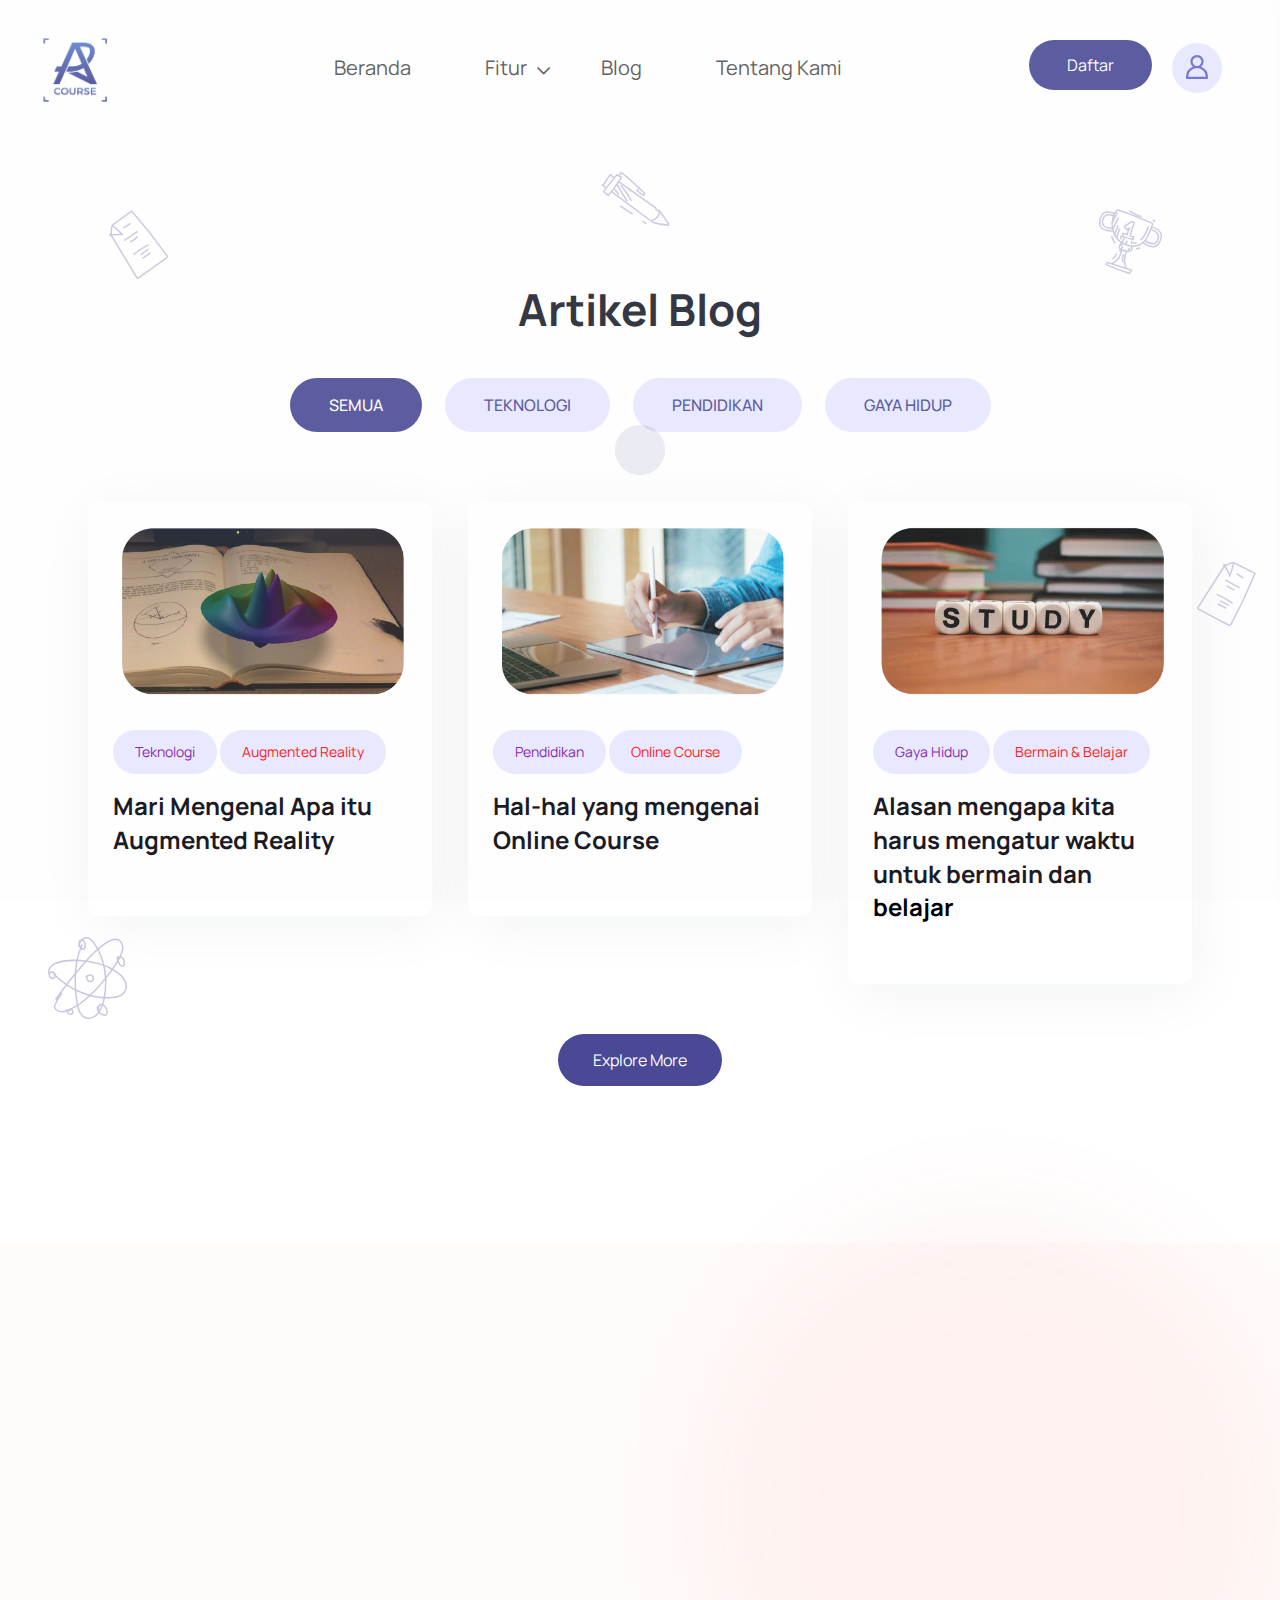
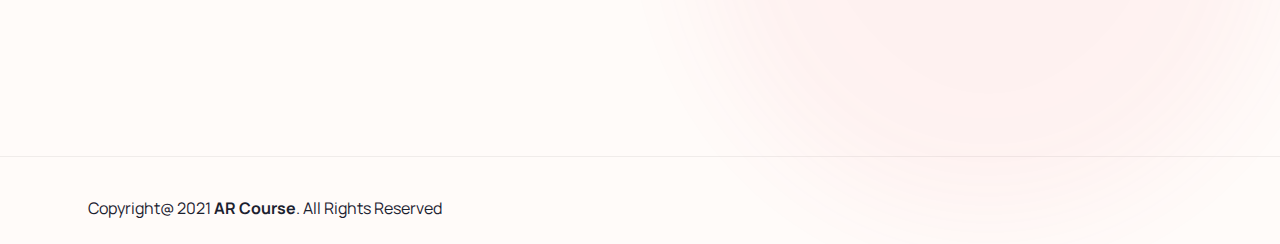
<file: blog.html>
<!DOCTYPE html>
<html class="no-js" lang="en">

<head>
    <meta charset="utf-8">
    <meta http-equiv="x-ua-compatible" content="ie=edge">
    <title>AR Course - #BelajAR Makin BeRAsa</title>
    <meta name="keywords"
          content="online education, e-learning, coaching, education, teaching, learning">
    <meta name="description"
          content="AR Course is a e-learnibg HTML template for all kinds of education, coaching, online education website">
    <meta name="viewport" content="width=device-width, initial-scale=1">

    <link rel="manifest" href="site.webmanifest">
    <link rel="shortcut icon" type="image/x-icon" href="assets/img/logo/AR-Course-1.png">
    <!-- Place favicon.ico in the root directory -->

    <!-- CSS here -->
    <link rel="stylesheet" href="assets/css/bootstrap.min.css">
    <link rel="stylesheet" href="assets/css/owl.carousel.min.css">
    <link rel="stylesheet" href="assets/css/animate.css">
    <link rel="stylesheet" href="assets/css/magnific-popup.css">
    <link rel="stylesheet" href="assets/css/all.min.css">
    <link rel="stylesheet" href="assets/css/flaticon.css">
    <link rel="stylesheet" href="assets/css/font.css">
    <link rel="stylesheet" href="assets/css/metisMenu.css">
    <link rel="stylesheet" href="assets/css/nice-select.css">
    <link rel="stylesheet" href="assets/css/slick.css">
    <link rel="stylesheet" href="assets/css/spacing.css">
    <link rel="stylesheet" href="assets/css/main.css">
</head>


<body>
    <!--[if lte IE 9]>
            <p class="browserupgrade">You are using an <strong>outdated</strong> browser. Please <a href="https://browsehappy.com/">upgrade your browser</a> to improve your experience and security.</p>
        <![endif]-->

    <!-- Add your site or application content here -->
    <!-- preloader -->
    <div id="preloader">
        <div class="preloader">
            <span></span>
            <span></span>
        </div>
    </div>
    <!-- preloader end  -->
    <header>
        <div id="theme-menu-two" class="main-header-area main-head-three pl-100 pr-100 pt-20 pb-15">
            <div class="container-fluid">
                <div class="row align-items-center">
                    <div class="col-xl-2 col-lg-2 col-5">
                        <div class="logo"><a href="index.html"><img
                                     src="assets/img/logo/AR-Course-1.png" alt=""></a></div>
                    </div>
                    <div class="col-xl-7 col-lg-8 d-none d-lg-block">
                        <nav class="main-menu navbar navbar-expand-lg justify-content-center">
                            <div class="nav-container">
                                <div class="collapse navbar-collapse" id="navbarSupportedContent">
                                    <ul class="navbar-nav">
                                        
                                        <li class="nav-item">
                                            <a class="nav-link" href="index.html"
                                               id="" role="button"
                                               aria-expanded="false">Beranda</a>
                                        </li>

                                        <li class="nav-item dropdown mega-menu">
                                            <a class="nav-link dropdown-toggle" href="#"
                                               id="navbarDropdown" role="button"
                                               data-bs-toggle="dropdown" aria-expanded="false">
                                                Fitur
                                            </a>
                                            <ul class="dropdown-menu submenu mega-menu__sub-menu-box"
                                                aria-labelledby="navbarDropdown">
                                                <li><a href="modul.html"><span><img
                                                                 src="assets/img/icon/icon7.svg"
                                                                 alt=""></span>Modul</a></li>
                                                <li><a href="kuis.html"><span><img
                                                                 src="assets/img/icon/icon8.svg"
                                                                 alt=""></span>Kuis</a></li>
                                        
                                                <li><a href="karakter.html"><span><img
                                                                 src="assets/img/icon/icon10.svg"
                                                                 alt=""></span>Karakter</a></li>
                                                <li><a href="objek.html"><span><img
                                                                 src="assets/img/icon/icon11.svg"
                                                                 alt=""></span> Augmented Reality</a></li>
                                
                                            </ul>
                                        </li>
                                        
                                        <li class="nav-item">
                                            <a class="nav-link" href="blog.html"
                                               id="navbarDropdown5" role="button"
                                               aria-expanded="false">
                                                Blog
                                            </a>
                    
                                        </li>


                                        <li class="nav-item">
                                            <a class="nav-link" href="contact.html"
                                               id="navbarDropdown5" role="button"
                                               aria-expanded="false">Tentang Kami</a>
                                        </li>

                                    </ul>
                                </div>
                            </div>
                        </nav>
                    </div>
                    <div class="col-xl-3 col-lg-2 col-7">
                        <div class="right-nav d-flex align-items-center justify-content-end">
                            <div class="right-btn mr-25 mr-xs-15">
                                <ul class="d-flex align-items-center">
                                    <li><a href="https://docs.google.com/forms/d/e/1FAIpQLScVIQKRf0uR_9mWjgoSKqRGsGGf_lB1NfxWwYllfaeI1DIejQ/viewform" class="theme_btn free_btn">Daftar</a></li>
                                    <li><a class="sign-in ml-20" href="login.html"><img
                                                 src="assets/img/icon/user.svg" alt=""></a></li>
                                </ul>
                            </div>
                            <div class="hamburger-menu d-md-inline-block d-lg-none text-right">
                                <a href="javascript:void(0);">
                                    <i class="far fa-bars"></i>
                                </a>
                            </div>
                        </div>
                    </div>
                </div>
            </div>
        </div> <!-- /.theme-main-menu -->
    </header>

    <!-- slide-bar start -->
    <aside class="slide-bar">
        <div class="close-mobile-menu">
            <a href="javascript:void(0);"><i class="fas fa-times"></i></a>
        </div>

        <!-- offset-sidebar start -->
        <div class="offset-sidebar">
            <div class="offset-widget offset-logo mb-30">
                <a href="index.html">
                    <img src="assets/img/logo/AR-Course-1.png" alt="logo">
                </a>
            </div>
            <div class="offset-widget mb-40">
                <div class="info-widget">
                    <h4 class="offset-title mb-20">About Us</h4>
                    <p class="mb-30">
                        Nikmati pengalaman belajar baru yang menyenangkan dengan menghadirkan animasi 3 dimensi langsung dihadapanmu. Sehingga fokus belajarmu <b>tidak akan teralihkan lagi</b> ke hal lainnya. </h5>
   
                    </p>
                    <a class="theme_btn theme_btn_bg" href="contact.html">Contact Us</a>
                </div>
            </div>
            <div class="offset-widget mb-30 pr-10">
                <div class="info-widget info-widget2">
                    <h4 class="offset-title mb-20">Contact Info</h4>
                    <p> <i class="fal fa-address-book"></i> Makassar, Sulawesi Selatan
                    </p>
                    <p> <i class="fal fa-phone"></i> +0989 7876 9865 9 </p>
                    <p> <i class="fal fa-envelope-open"></i> ar.courseid@gmail.com </p>
                </div>
            </div>
        </div>
        <!-- offset-sidebar end -->

        <!-- side-mobile-menu start -->
        <nav class="side-mobile-menu">
            <ul id="mobile-menu-active">
                <li>
                    <a href="index.html">Beranda</a>
                </li>
                <li class="has-dropdown">
                    <a href="#">Fitur</a>
                    <ul class="sub-menu">
                        <li><a href="modul.html">Modul</a></li>
                        <li><a href="kuis.html">Kuis</a></li>
            
                        <li><a href="karakter.html">Karakter</a></li>
                        <li><a href="objek.html">Augmented Reality</a></li>
                    </ul>
                </li>
                <li class="has-dropdown"><a href="#">Blog</a>
                </li>
                <li><a href="contact.html">Tentang Kami </a></li>
            </ul>
        </nav>
        <!-- side-mobile-menu end -->
    </aside>
    <div class="body-overlay"></div>
    <!-- slide-bar end -->


    <main>
        <!--page-title-area start-->
    
        <!--page-title-area end-->
      
        <!--great-deal-area end-->

        <!-- feature-course start -->
        <section class="feature-course pt-150 pb-130 pt-md-95 pb-md-80 pt-xs-95 pb-xs-80">
            <img class="sl-shape shape_s13" src="assets/img/icon/01.svg" alt="">
           <img class="sl-shape shape_01" src="assets/img/icon/05.svg" alt="">
            <img class="sl-shape shape_02" src="assets/img/icon/02.svg" alt="">
            <img class="sl-shape shape_03" src="assets/img/icon/04.svg" alt="">
            <img class="sl-shape shape_06" src="assets/img/icon/06.svg" alt="">
            <div class="container">
                <div class="row">
                    <div class="col-xl-12">
                        <div class="section-title text-center mb-30">

                            <h2>Artikel Blog</h2>
                        </div>
                    </div>
                </div>
                <div class="row justify-content-center">
                    <div class="col-xl-12 text-center">
                        <div class="portfolio-menu mb-60">
                            <button class="gf_btn active" data-filter='*'>Semua</button>
                            <button class="gf_btn" data-filter='.cat1'>Teknologi</button>
                            <button class="gf_btn" data-filter='.cat2'>Pendidikan</button>
                            <button class="gf_btn" data-filter='.cat3'>Gaya Hidup</button>
                          
                        </div>
                    </div>
                </div>
                <div class="grid row">
                    <div class="col-lg-4 col-md-6 grid-item cat1">
                        <div class="z-gallery mb-30">
                            <div class="z-gallery__thumb mb-20">
                                <a href="blog1.html"><img class="img-fluid"
                                         src="assets/img/course/blog1.png" alt=""></a>
                                
                            </div>
                            <div class="z-gallery__content">
                                <div class="course__tag mb-15">
                                    <span>Teknologi</span>
                                    <span>Augmented Reality</span>
                                    
                                </div>
                                <h4 class="sub-title mb-20"><a href="blog1.html">Mari Mengenal Apa itu Augmented Reality</a></h4>
                            </div>
                        </div>
                    </div>
                    <div class="col-lg-4 col-md-6 grid-item cat2">
                        <div class="z-gallery mb-30">
                            <div class="z-gallery__thumb mb-20">
                                <a href="blog1.html"><img class="img-fluid"
                                         src="assets/img/course/blog2.png" alt=""></a>
                                
                            </div>
                            <div class="z-gallery__content">
                                <div class="course__tag mb-15">
                                    <span>Pendidikan</span>
                                    <span>Online Course</span>
                                    
                                </div>
                                <h4 class="sub-title mb-20"><a href="blog1.html">Hal-hal yang mengenai Online Course</a></h4>
                            </div>
                        </div>
                    </div>

                   <div class="col-lg-4 col-md-6 grid-item cat3">
                        <div class="z-gallery mb-30">
                            <div class="z-gallery__thumb mb-20">
                                <a href="blog1.html"><img class="img-fluid"
                                         src="assets/img/course/blog3.png" alt=""></a>
                                
                            </div>
                            <div class="z-gallery__content">
                                <div class="course__tag mb-15">
                                    <span>Gaya Hidup</span>
                                    <span>Bermain & Belajar</span>
                                    
                                </div>
                                <h4 class="sub-title mb-20"><a href="blog1.html">Alasan mengapa kita harus mengatur waktu untuk bermain dan belajar</a></h4>
                            </div>
                        </div>
                    </div>

                     
                    
                </div>
                <div class="row">
                    <div class="col-xxl-12 mt-20 text-center mb-20">
                        <a href="courses.html" class="theme_btn">Explore More</a>
                    </div>
                </div>
            </div>
        </section>
    </main>
    <!--footer-area start-->
    <!--footer-area start-->
   <!--footer-area start-->
    <footer class="footer-area footer-bg pt-220 pb-25 pt-md-100 pt-xs-100">
        <div class="footer-blur"></div>
        <div class="container">
            <div class="row mb-15">
                <div class="col-xl-3 col-lg-4 col-md-6  wow fadeInUp2 animated"
                     data-wow-delay='.1s'>
                    <div class="footer__widget mb-30">
                        <div class="footer-log mb-20">
                            <a href="index.html" class="logo">
                                <img src="assets/img/logo/AR-Course-1.png" alt="">
                            </a>
                        </div>
                        <p>#Belajar Makin BeRAsa</p>
                        <div class="social-media footer__social mt-30">
                            <a href="#"><i class="fab fa-facebook-f"></i></a>
                            <a href="#"><i class="fab fa-twitter"></i></a>
                            <a href="#"><i class="fab fa-linkedin-in"></i></a>
                            <a href="#"><i class="fab fa-google-plus-g"></i></a>
                        </div>
                    </div>
                </div>
                <div class="col-xl-3 col-lg-4 col-md-6 wow fadeInUp2 animated" data-wow-delay='.3s'>
                    <div class="footer__widget mb-30 pl-40 pl-md-0 pl-xs-0">
                        <h6 class="widget-title mb-35">Contact us</h6>
                        <ul class="fot-list">
                            <li><a href="#">arcourse.id@gmail.com</a></li>
                            <li><a href="#">+62 81242215014</a></li>
                            <li><a href="#">Terms & Conditions</a></li>
                            <li><a href="#">Privacy Policy</a></li>
                        </ul>
                    </div>
                </div>
                <div class="col-xl-3 col-lg-4 col-md-6  wow fadeInUp2 animated"
                     data-wow-delay='.5s'>
                    <div class="footer__widget mb-25 pl-65 pl-md-0 pl-xs-0">
                        <h6 class="widget-title mb-35">Quick Links</h6>
                        <ul class="fot-list">
                            <li><a href="#">Tentang Kami</a></li>
                            <li><a href="#">Blog</a></li>
                            <li><a href="#">Fitur</a></li>
                            <li><a href="https://docs.google.com/forms/d/e/1FAIpQLSetSZlTMjmg8z_OffSK1XImzyihIqFsr6RYHSBLXgKJk1SQQA/viewform?usp=sf_link">Unduh</a></li>
                        </ul>
                    </div>
                </div>
                <div class="col-xl-3 col-lg-6 col-md-6  wow fadeInUp2 animated"
                     data-wow-delay='.7s'>
                    <div class="footer__widget mb-30 pl-150 pl-lg-0 pl-md-0 pl-xs-0">
                        <h6 class="widget-title mb-35">Features</h6>
                        <ul class="fot-list mb-30">
                            <li><a href="#">Beranda</a> </li>
                            <li><a href="#">Testimonial</a></li>
                            <li><a href="blog.html">Kontak</a></li>
                            <li><a href="#">Help Center</a></li>
                        </ul>
                    </div>
                </div>
            </div>
        </div>
        <div class="copy-right-area border-bot pt-40">
            <div class="container">
                <div class="row align-items-center">
                    <div class="col-lg-12">
                        <div class="copyright">
                            <h5>Copyright@ 2021 <a href="#">AR Course</a>. All Rights Reserved</h5>
                        </div>
                    </div>
                </div>
            </div>
        </div>
    </footer>
    <!--footer-area end-->
    <!--footer-area end-->
    <!--footer-area end-->




    <!-- JS here -->

    <script src="assets/js/vendor/modernizr-3.5.0.min.js"></script>
    <script src="assets/js/vendor/jquery-2.2.4.min.js"></script>
    <script src="assets/js/popper.min.js"></script>
    <script src="assets/js/bootstrap.min.js"></script>
    <script src="assets/js/owl.carousel.min.js"></script>
    <script src="assets/js/isotope.pkgd.min.js"></script>
    <script src="assets/js/slick.min.js"></script>
    <script src="assets/js/metisMenu.min.js"></script>
    <script src="assets/js/jquery.nice-select.js"></script>
    <script src="assets/js/ajax-form.js"></script>
    <script src="assets/js/wow.min.js"></script>
    <script src="assets/js/jquery.counterup.min.js"></script>
    <script src="assets/js/waypoints.min.js"></script>
    <script src="assets/js/jquery.scrollUp.min.js"></script>
    <script src="assets/js/imagesloaded.pkgd.min.js"></script>
    <script src="assets/js/jquery.magnific-popup.min.js"></script>
    <script src="assets/js/jquery.easypiechart.js"></script>
    <script src="assets/js/plugins.js"></script>
    <script src="assets/js/main.js"></script>
</body>

</html>
</file>
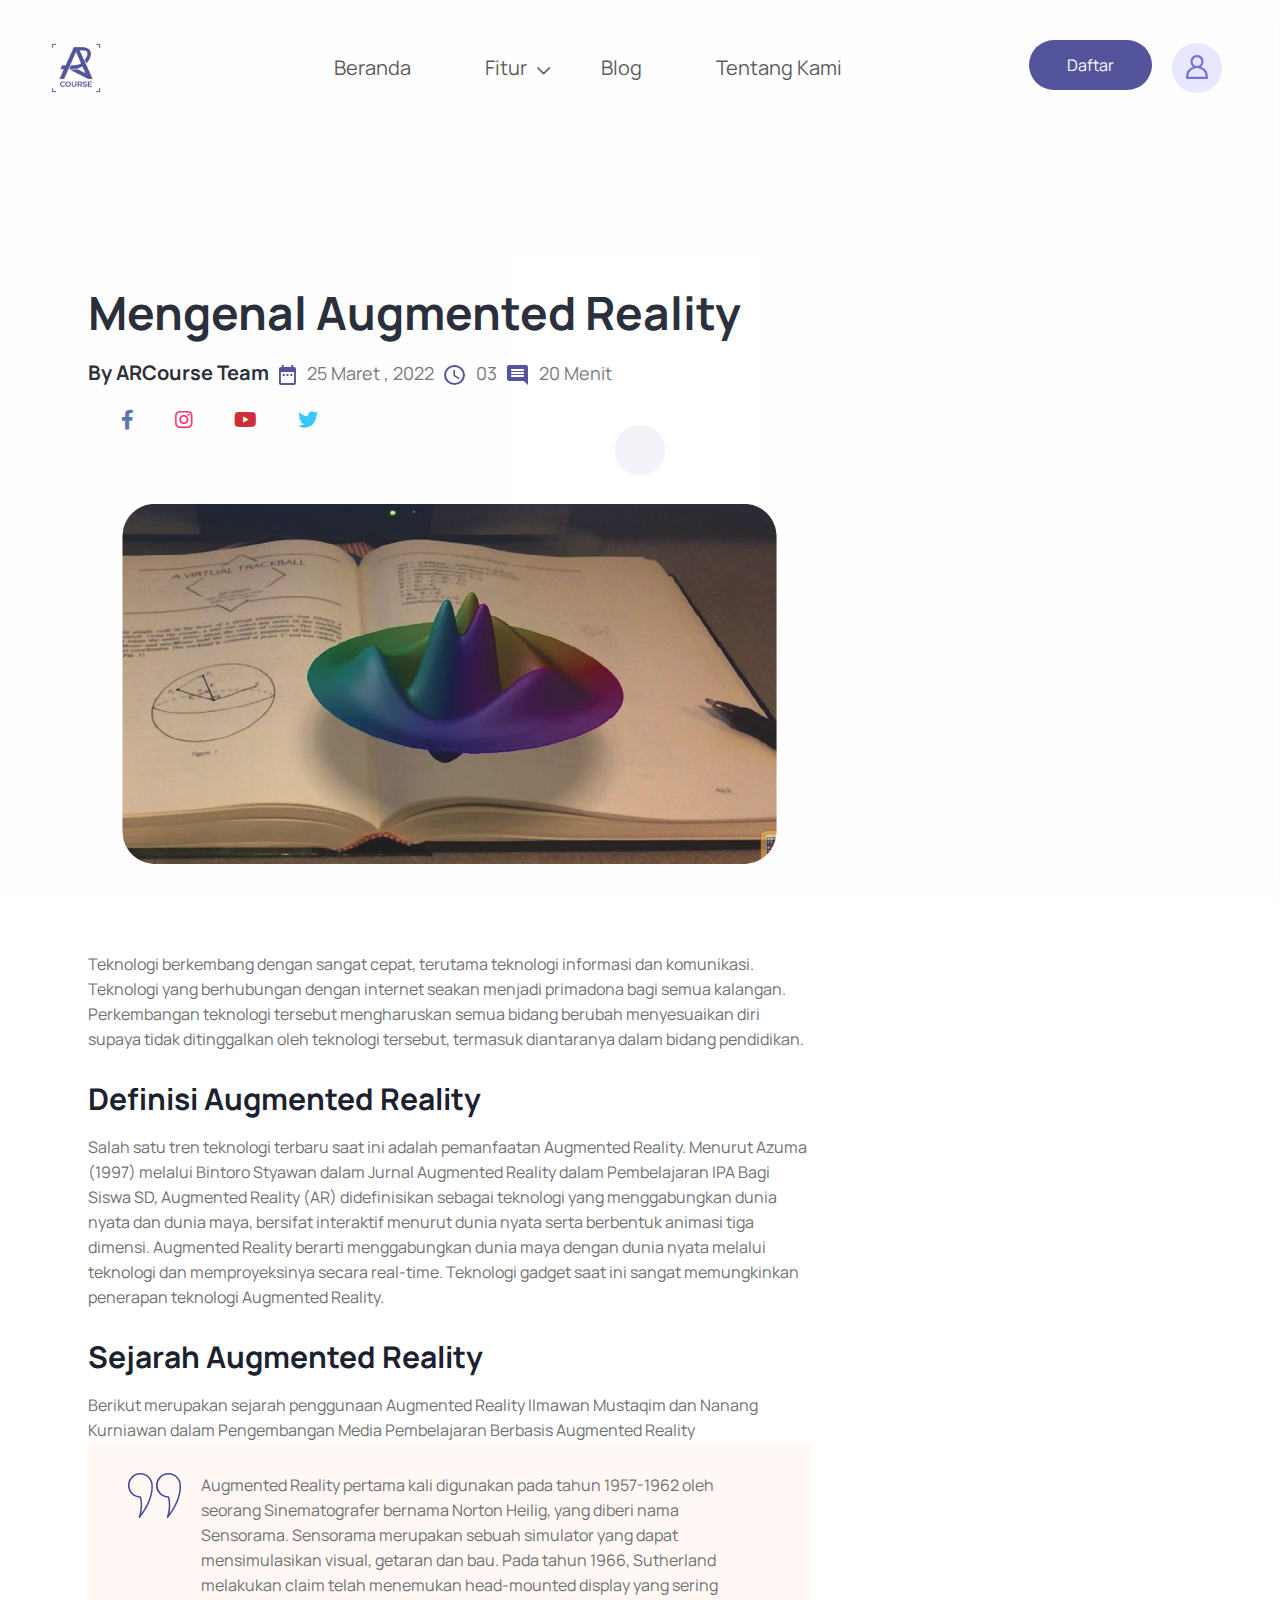
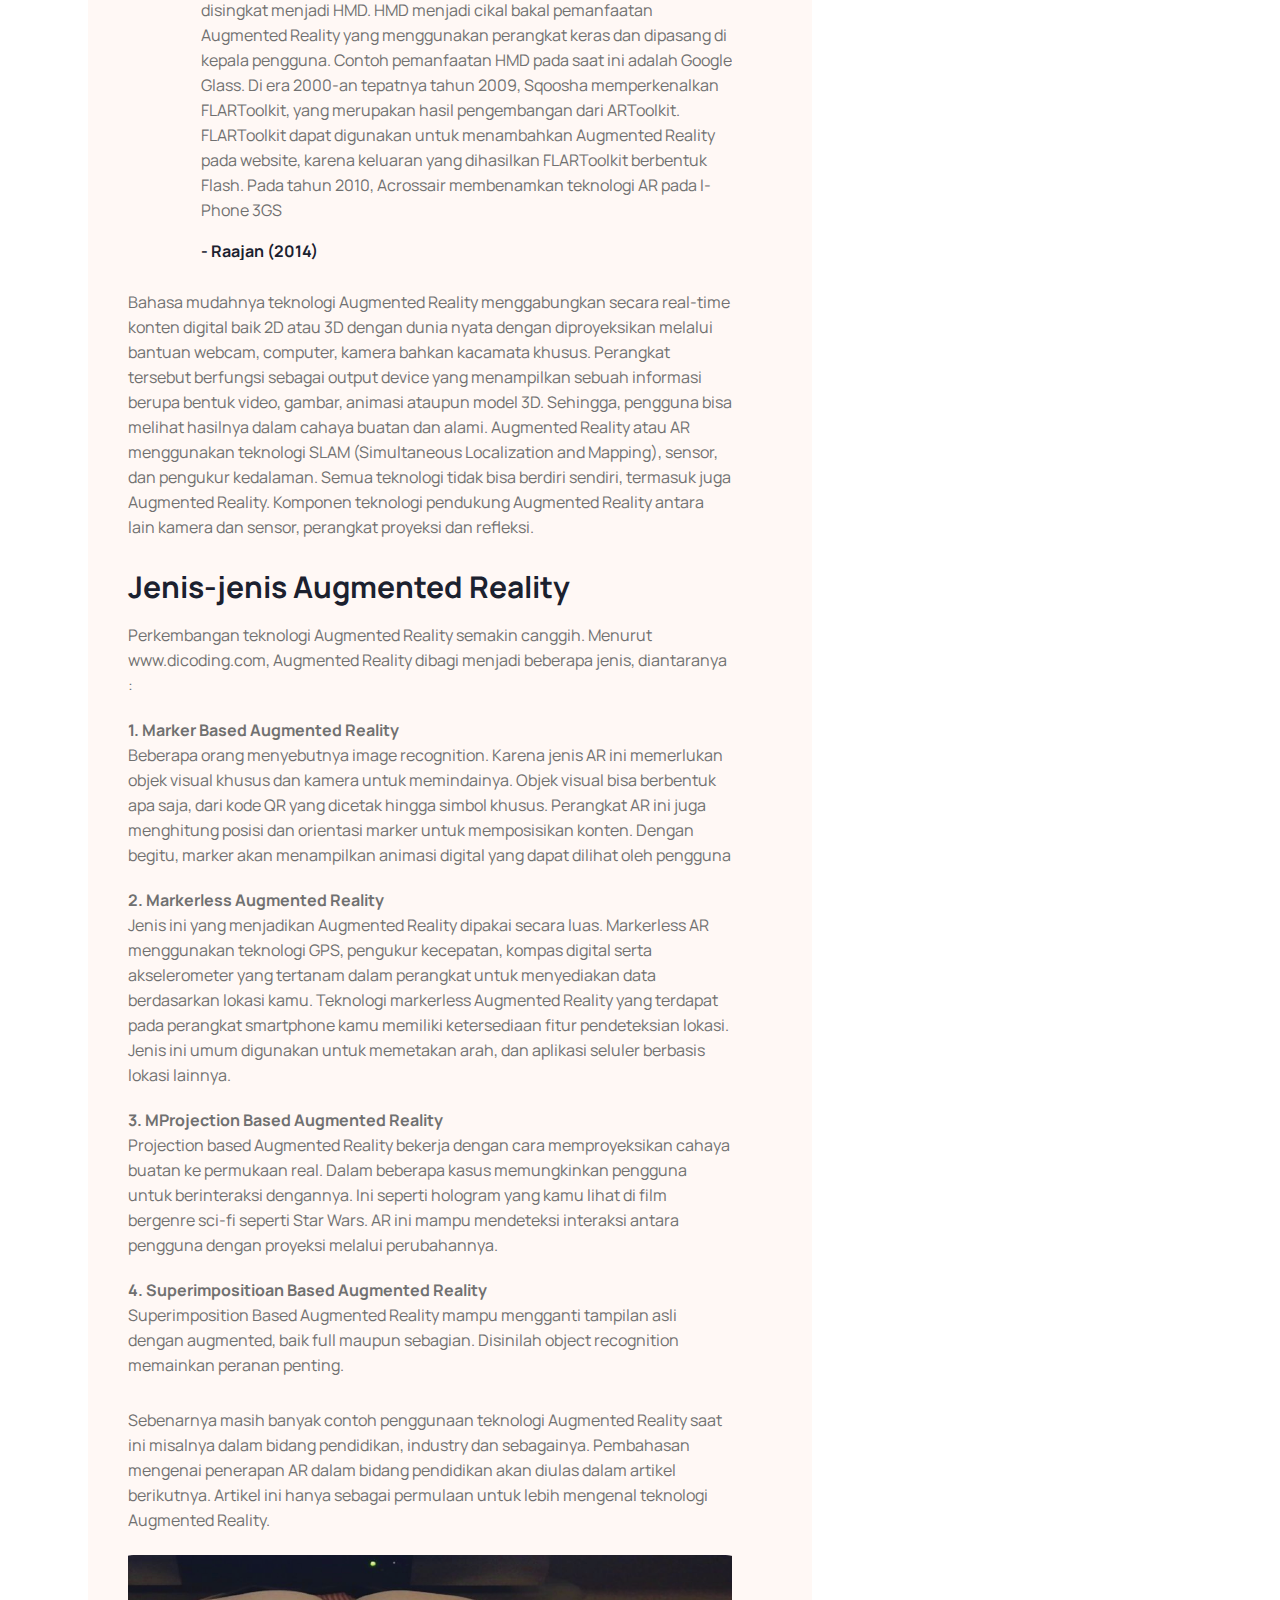
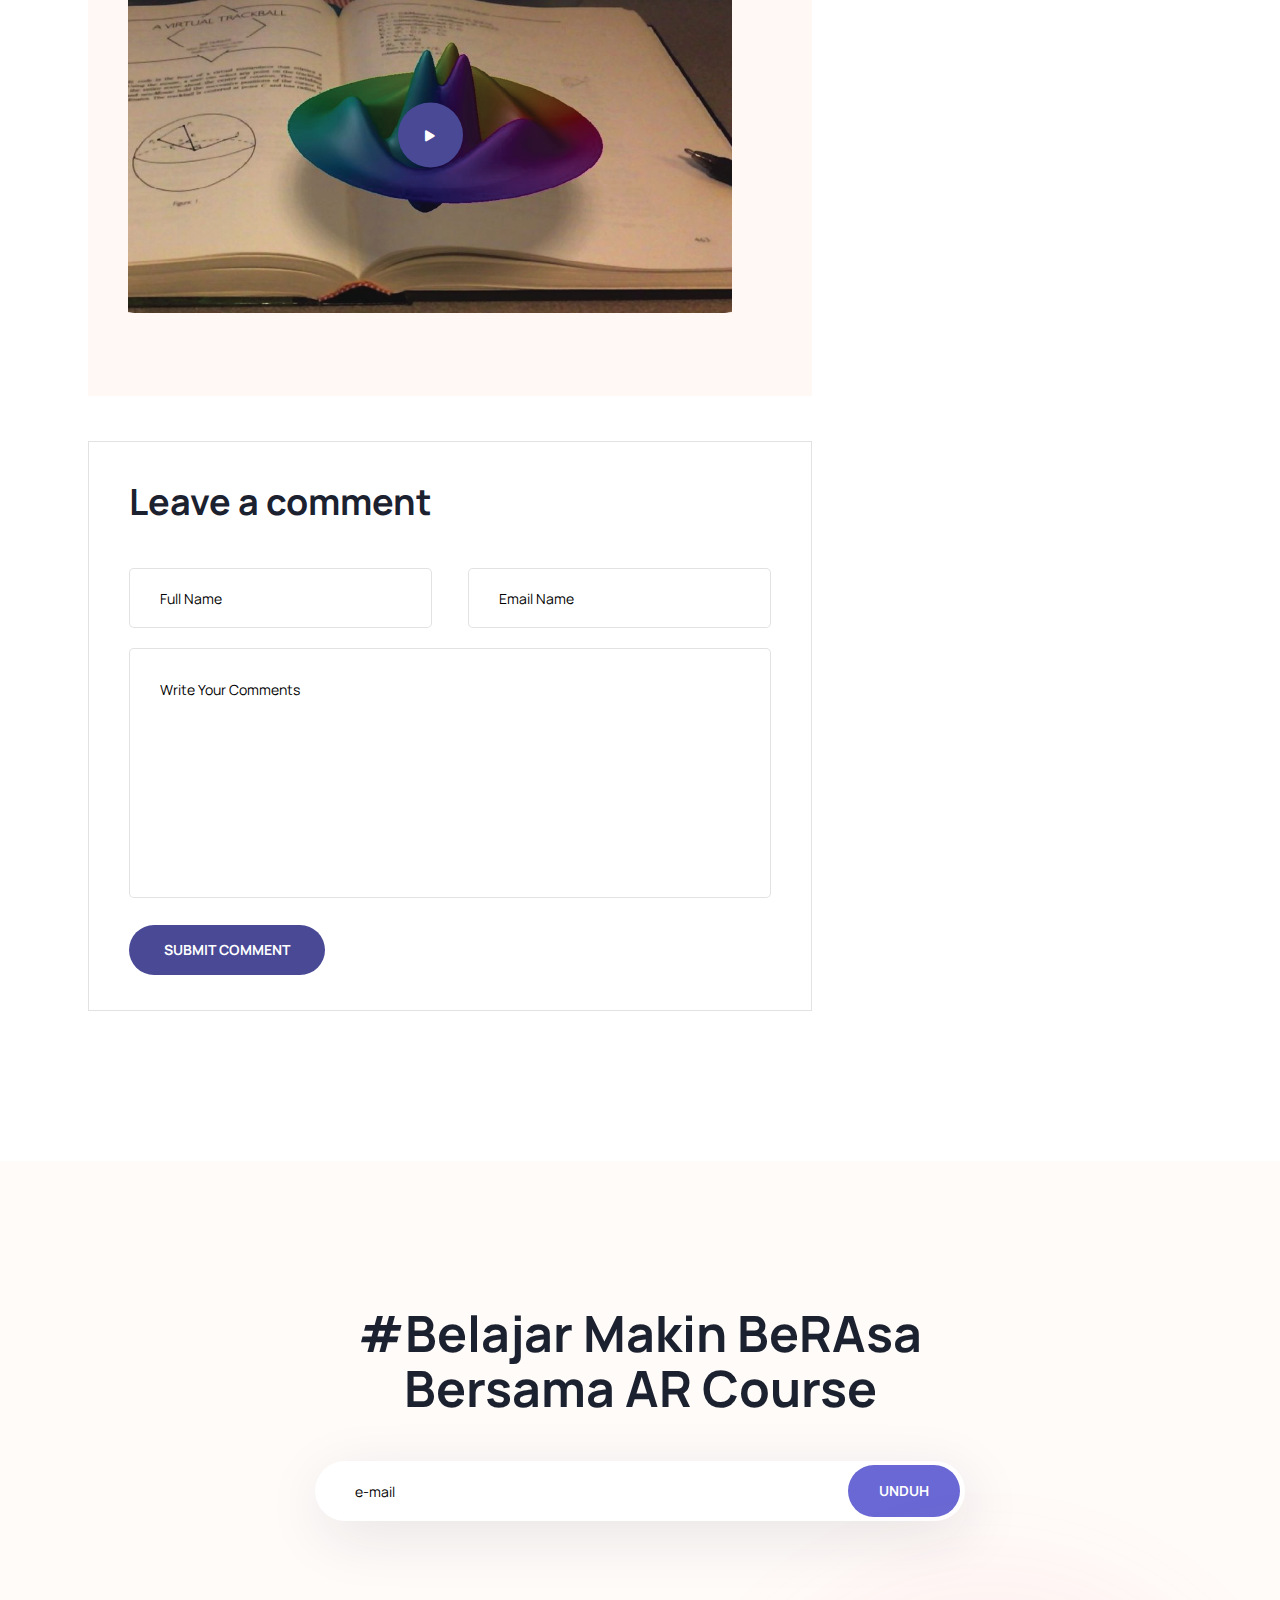
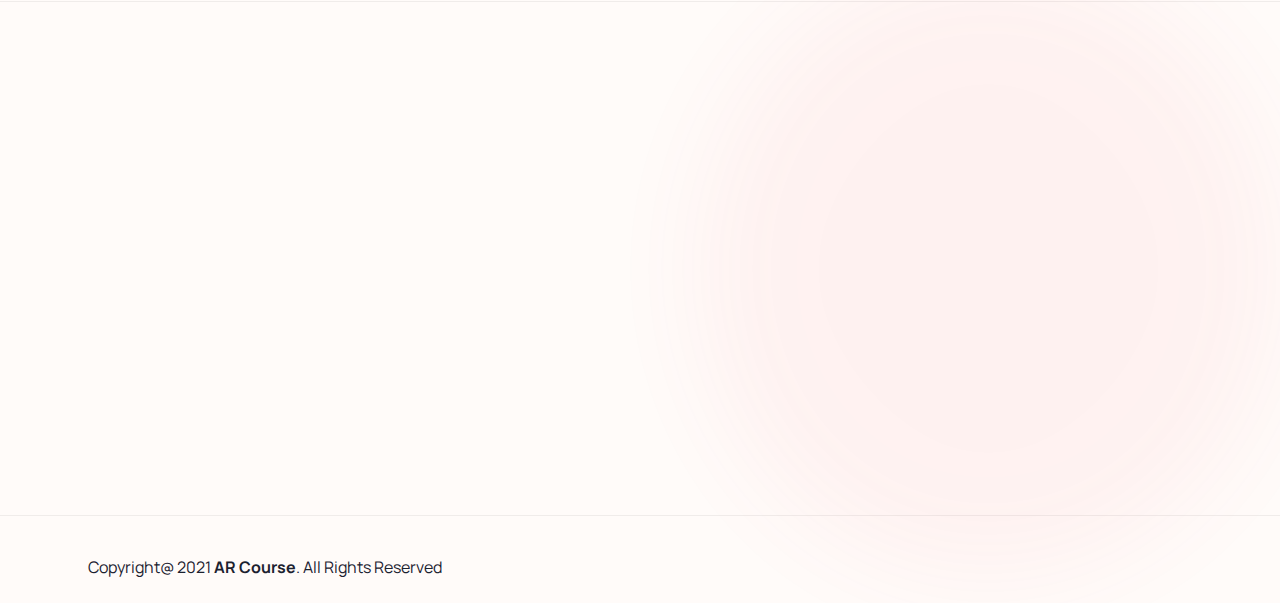
<file: blog1.html>
<!DOCTYPE html>
<html class="no-js" lang="en">

<head>
    <meta charset="utf-8">
    <meta http-equiv="x-ua-compatible" content="ie=edge">
    <title>AR Course - #BelajAR Makin BeRAsa</title>
    <meta name="keywords"
          content="online education, e-learning, coaching, education, teaching, learning">
    <meta name="description"
          content="AR Course is a e-learnibg HTML template for all kinds of education, coaching, online education website">
    <meta name="viewport" content="width=device-width, initial-scale=1">

    <link rel="manifest" href="site.webmanifest">
    <link rel="shortcut icon" type="image/x-icon" href="assets/img/logo/AR-Course-1.png">
    <!-- Place favicon.ico in the root directory -->

    <!-- CSS here -->
    <link rel="stylesheet" href="assets/css/bootstrap.min.css">
    <link rel="stylesheet" href="assets/css/owl.carousel.min.css">
    <link rel="stylesheet" href="assets/css/animate.css">
    <link rel="stylesheet" href="assets/css/magnific-popup.css">
    <link rel="stylesheet" href="assets/css/all.min.css">
    <link rel="stylesheet" href="assets/css/flaticon.css">
    <link rel="stylesheet" href="assets/css/font.css">
    <link rel="stylesheet" href="assets/css/metisMenu.css">
    <link rel="stylesheet" href="assets/css/nice-select.css">
    <link rel="stylesheet" href="assets/css/slick.css">
    <link rel="stylesheet" href="assets/css/spacing.css">
    <link rel="stylesheet" href="assets/css/main.css">
</head>

<body>
    <!--[if lte IE 9]>
            <p class="browserupgrade">You are using an <strong>outdated</strong> browser. Please <a href="https://browsehappy.com/">upgrade your browser</a> to improve your experience and security.</p>
        <![endif]-->

    <!-- Add your site or application content here -->
    <!-- preloader -->
    <div id="preloader">
        <div class="preloader">
            <span></span>
            <span></span>
        </div>
    </div>
    <!-- preloader end  -->
   <header>
        <div id="theme-menu-two" class="main-header-area main-head-three pl-100 pr-100 pt-20 pb-15">
            <div class="container-fluid">
                <div class="row align-items-center">
                    <div class="col-xl-2 col-lg-2 col-5">
                        <div class="logo"><a href="index.html"><img
                                     src="assets/img/logo/AR-Course.png" alt=""></a></div>
                    </div>
                    <div class="col-xl-7 col-lg-8 d-none d-lg-block">
                        <nav class="main-menu navbar navbar-expand-lg justify-content-center">
                            <div class="nav-container">
                                <div class="collapse navbar-collapse" id="navbarSupportedContent">
                                    <ul class="navbar-nav">
                                        
                                        <li class="nav-item">
                                            <a class="nav-link" href="index.html"
                                               id="" role="button"
                                               aria-expanded="false">Beranda</a>
                                        </li>

                                        <li class="nav-item dropdown mega-menu">
                                            <a class="nav-link dropdown-toggle" href="#"
                                               id="navbarDropdown" role="button"
                                               data-bs-toggle="dropdown" aria-expanded="false">
                                                Fitur
                                            </a>
                                            <ul class="dropdown-menu submenu mega-menu__sub-menu-box"
                                                aria-labelledby="navbarDropdown">
                                                <li><a href="modul.html"><span><img
                                                                 src="assets/img/icon/icon7.svg"
                                                                 alt=""></span>Modul</a></li>
                                                <li><a href="kuis.html"><span><img
                                                                 src="assets/img/icon/icon8.svg"
                                                                 alt=""></span>Kuis</a></li>
                                        
                                                <li><a href="karakter.html"><span><img
                                                                 src="assets/img/icon/icon10.svg"
                                                                 alt=""></span>Karakter</a></li>
                                                <li><a href="objek.html"><span><img
                                                                 src="assets/img/icon/icon11.svg"
                                                                 alt=""></span> Augmented Reality</a></li>
                                
                                            </ul>
                                        </li>
                                        
                                       <li class="nav-item">
                                            <a class="nav-link" href="blog.html"
                                               id="navbarDropdown5" role="button"
                                               aria-expanded="false">
                                                Blog
                                            </a>
                    
                                        </li>


                                        <li class="nav-item">
                                            <a class="nav-link" href="contact.html"
                                               id="navbarDropdown5" role="button"
                                               aria-expanded="false">Tentang Kami</a>
                                        </li>

                                    </ul>
                                </div>
                            </div>
                        </nav>
                    </div>
                    <div class="col-xl-3 col-lg-2 col-7">
                        <div class="right-nav d-flex align-items-center justify-content-end">
                            <div class="right-btn mr-25 mr-xs-15">
                                <ul class="d-flex align-items-center">
                                    <li><a href="https://docs.google.com/forms/d/e/1FAIpQLScVIQKRf0uR_9mWjgoSKqRGsGGf_lB1NfxWwYllfaeI1DIejQ/viewform" class="theme_btn free_btn">Daftar</a></li>
                                    <li><a class="sign-in ml-20" href="login.html"><img
                                                 src="assets/img/icon/user.svg" alt=""></a></li>
                                </ul>
                            </div>
                            <div class="hamburger-menu d-md-inline-block d-lg-none text-right">
                                <a href="javascript:void(0);">
                                    <i class="far fa-bars"></i>
                                </a>
                            </div>
                        </div>
                    </div>
                </div>
            </div>
        </div> <!-- /.theme-main-menu -->
    </header>

    <!-- slide-bar start -->
    <aside class="slide-bar">
        <div class="close-mobile-menu">
            <a href="javascript:void(0);"><i class="fas fa-times"></i></a>
        </div>

        <!-- offset-sidebar start -->
        <div class="offset-sidebar">
            <div class="offset-widget offset-logo mb-30">
                <a href="index.html">
                    <img src="assets/img/logo/AR-Course-1.png" alt="logo">
                </a>
            </div>
            <div class="offset-widget mb-40">
                <div class="info-widget">
                    <h4 class="offset-title mb-20">About Us</h4>
                    <p class="mb-30">
                        But I must explain to you how all this mistaken idea of denouncing pleasure
                        and praising pain
                        was born and will give you a complete account of the system and expound the
                        actual teachings of
                        the great explore
                    </p>
                    <a class="theme_btn theme_btn_bg" href="contact.html">Contact Us</a>
                </div>
            </div>
            <div class="offset-widget mb-30 pr-10">
                <div class="info-widget info-widget2">
                    <h4 class="offset-title mb-20">Contact Info</h4>
                    <p> <i class="fal fa-address-book"></i> 23/A, Miranda City Likaoli Prikano, Dope
                    </p>
                    <p> <i class="fal fa-phone"></i> +0989 7876 9865 9 </p>
                    <p> <i class="fal fa-envelope-open"></i> info@example.com </p>
                </div>
            </div>
        </div>
        <!-- offset-sidebar end -->

        <!-- side-mobile-menu start -->
        <nav class="side-mobile-menu">
            <ul id="mobile-menu-active">
                <li>
                    <a href="index.html">Beranda</a>
                </li>
                <li class="has-dropdown">
                    <a href="#">Fitur</a>
                    <ul class="sub-menu">
                        <li><a href="index.html">Modul</a></li>
                        <li><a href="index.html">Kuis</a></li>
                        <li><a href="index.html">Koin</a></li>
                        <li><a href="index.html">Karakter</a></li>
                        <li><a href="index.html">Augmented Reality</a></li>
                    </ul>
                </li>
                <li class="has-dropdown"><a href="#">Blog</a>
                    <ul class="sub-menu">
                        <li><a href="blog.html">Blog Grid</a></li>
                        <li><a href="blog-details.html">Blog Details</a></li>
                    </ul>
                </li>
                <li><a href="contact.html">Tentang Kami </a></li>
            </ul>
        </nav>
        <!-- side-mobile-menu end -->
    </aside>
    <div class="body-overlay"></div>
    <!-- slide-bar end -->


    <main>
        <!--page-title-area start-->
        <!--page-title-area end-->
        <!-- blog-details-area start -->
        <section class="blog-details-area pt-150 pb-105 pt-md-100 pb-md-55 pt-xs-100 pb-xs-55">
            <div class="container">
                <div class="row">
                    <div class="col-lg-8">
                        <div class="blog-details-box mb-45">
                            <h2>Mengenal Augmented Reality</h2>
                            <ul class="blogs__meta mb-30">
                                <li><span class="blog-author">By ARCourse Team</span></li>
                                <li><span><img src="assets/img/icon/material-date-range.svg"
                                             alt="mate-date"> 25 Maret , 2022</span></li>
                                <li><span><img src="assets/img/icon/material-access-time.svg"
                                             alt="mate-date"> 03</span></li>
                                <li> <span><img src="assets/img/icon/material-comment.svg"
                                             alt="mate-date"> 20 Menit</span></li>
                                <li>
                                    <div class="social-media blog-details-social">
                                        <a href="#"><i class="fab fa-facebook-f"></i></a>
                                        <a href="#"><i class="fab fa-instagram"></i></a>
                                        <a href="#"><i class="fab fa-youtube"></i></a>
                                        <a href="#"><i class="fab fa-twitter"></i></a>
                                    </div>
                                </li>
                            </ul>
                            <img class="img-fluid blog-details-img mb-35"
                                 src="assets/img/blog/blog1_cov.png" alt="blog-details-img">
                            <p class="mt-30">Teknologi berkembang dengan sangat cepat, terutama teknologi informasi dan komunikasi. Teknologi yang berhubungan dengan internet seakan menjadi primadona bagi semua kalangan. Perkembangan teknologi tersebut mengharuskan semua bidang berubah menyesuaikan diri supaya tidak ditinggalkan oleh teknologi tersebut, termasuk diantaranya dalam bidang pendidikan.</p>
                        
                         <h3 class="blog-details-title mt-30 mb-20">Definisi Augmented Reality </h3>
                            <p>Salah satu tren teknologi terbaru saat ini adalah pemanfaatan Augmented Reality. Menurut Azuma (1997) melalui Bintoro Styawan dalam Jurnal  Augmented Reality dalam Pembelajaran IPA Bagi Siswa SD, Augmented Reality (AR) didefinisikan sebagai teknologi yang menggabungkan dunia nyata dan dunia maya, bersifat interaktif menurut dunia nyata serta berbentuk animasi tiga dimensi. Augmented Reality berarti menggabungkan dunia maya dengan dunia nyata melalui teknologi dan memproyeksinya secara real-time. Teknologi gadget saat ini sangat memungkinkan penerapan teknologi Augmented Reality.</p>

                            <h3 class="blog-details-title mt-30 mb-20">Sejarah Augmented Reality </h3>
                            <p>Berikut merupakan sejarah penggunaan Augmented Reality Ilmawan Mustaqim dan Nanang Kurniawan dalam Pengembangan Media Pembelajaran Berbasis Augmented Reality</p>
                            <div class="blog-quote-box mb-45">
                            <div class="quote-icon">
                                <img src="assets/img/icon/quote.svg" alt="quote-icon">
                            </div>
                            <div class="quote__text">
                                <p>Augmented Reality pertama kali digunakan pada tahun 1957-1962 oleh seorang Sinematografer bernama Norton Heilig, yang diberi nama Sensorama. Sensorama merupakan sebuah simulator yang dapat mensimulasikan visual, getaran dan bau. Pada tahun 1966, Sutherland melakukan claim telah menemukan head-mounted display yang sering disingkat menjadi HMD. HMD menjadi cikal bakal pemanfaatan Augmented Reality yang menggunakan perangkat keras dan dipasang di kepala pengguna. Contoh pemanfaatan HMD pada saat ini adalah Google Glass. Di era 2000-an tepatnya tahun 2009, Sqoosha memperkenalkan FLARToolkit, yang merupakan hasil pengembangan dari ARToolkit. FLARToolkit dapat digunakan untuk menambahkan Augmented Reality pada website, karena keluaran yang dihasilkan FLARToolkit berbentuk Flash. Pada tahun 2010, Acrossair membenamkan teknologi AR pada I-Phone 3GS</p>
                                <h6>- Raajan (2014) </h6>
                            </div>

                             <p class="mt-30">Bahasa mudahnya teknologi Augmented Reality menggabungkan secara real-time konten digital baik 2D atau 3D dengan dunia nyata dengan diproyeksikan melalui bantuan webcam, computer, kamera bahkan kacamata khusus. Perangkat tersebut berfungsi sebagai output device yang menampilkan sebuah informasi berupa bentuk video, gambar, animasi ataupun model 3D. Sehingga, pengguna bisa melihat hasilnya dalam cahaya buatan dan alami. Augmented Reality atau AR  menggunakan teknologi SLAM (Simultaneous Localization and Mapping), sensor, dan pengukur kedalaman. Semua teknologi tidak bisa berdiri sendiri, termasuk juga Augmented Reality. Komponen teknologi pendukung Augmented Reality antara lain kamera dan sensor, perangkat proyeksi dan refleksi.</p>
                             
                             <h3 class="blog-details-title mt-30 mb-20">Jenis-jenis Augmented Reality </h3>
                            <p>Perkembangan teknologi Augmented Reality semakin canggih. Menurut www.dicoding.com, Augmented Reality dibagi menjadi beberapa jenis, diantaranya :</p>
                            <p class="mt-20"><b>1. Marker Based Augmented Reality</b> </p>
                            <p>Beberapa orang menyebutnya image recognition. Karena jenis AR ini memerlukan objek visual khusus dan kamera untuk memindainya. Objek visual bisa berbentuk apa saja, dari kode QR yang dicetak hingga simbol khusus. Perangkat AR ini juga menghitung posisi dan orientasi marker untuk memposisikan konten. Dengan begitu, marker akan menampilkan animasi digital yang dapat dilihat oleh pengguna</p>

                            <p class="mt-20"><b>2. Markerless Augmented Reality</b> </p>
                            <p>Jenis ini yang menjadikan Augmented Reality dipakai secara luas. Markerless AR menggunakan teknologi GPS, pengukur kecepatan, kompas digital serta akselerometer yang tertanam dalam perangkat untuk menyediakan data berdasarkan lokasi kamu. Teknologi markerless Augmented Reality yang terdapat pada perangkat smartphone kamu memiliki ketersediaan fitur pendeteksian lokasi. Jenis ini umum digunakan untuk memetakan arah, dan aplikasi seluler berbasis lokasi lainnya.</p>

                            <p class="mt-20"><b>3. MProjection Based Augmented Reality</b> </p>
                            <p>Projection based Augmented Reality bekerja dengan cara memproyeksikan cahaya buatan ke permukaan real. Dalam beberapa kasus memungkinkan pengguna untuk berinteraksi dengannya. Ini seperti hologram yang kamu lihat di film bergenre sci-fi seperti Star Wars. AR ini mampu mendeteksi interaksi antara pengguna dengan proyeksi melalui perubahannya.</p>

                            <p class="mt-20"><b>4. Superimpositioan Based Augmented Reality</b> </p>
                            <p>Superimposition Based Augmented Reality mampu mengganti tampilan asli dengan augmented, baik full maupun sebagian. Disinilah object recognition memainkan peranan penting.</p>

                            <p class="mt-30">Sebenarnya masih banyak contoh penggunaan teknologi Augmented Reality saat ini misalnya dalam bidang pendidikan, industry dan sebagainya. Pembahasan mengenai penerapan AR dalam bidang pendidikan akan diulas dalam artikel berikutnya. Artikel ini hanya sebagai permulaan untuk lebih mengenal teknologi Augmented Reality.</p>

                            <div class="video-details-area mb-30"
                                 style="background-image: url(assets/img/blog/blog1_cov.png);">
                                <a href="https://www.youtube.com/watch?v=7omGYwdcS04"
                                   class="popup-video"><i class="fas fa-play"></i></a>
                            </div>


                        </div>

                        <div class="comments-form-area mb-45">
                            <h2>Leave a comment</h2>
                            <form action="#" class="row comments-form">
                                <div class="col-lg-6 mb-20">
                                    <input type="text" placeholder="Full Name">
                                </div>
                                <div class="col-lg-6 mb-20">
                                    <input type="text" placeholder="Email Name">
                                </div>
                                <div class="col-lg-12 mb-20">
                                    <textarea name="commnent" id="commnent" cols="30" rows="10"
                                              placeholder="Write Your Comments"></textarea>
                                </div>
                            </form>
                            <button class="theme_btn comment_btn">Submit Comment</button>
                        </div>
                    </div>
                </div>
            </div>
        </section>
        <!-- blog-details-area end -->
        <!-- subscribe-area start -->
        <section class="subscribe-area footer-bg border-bot pt-145 pb-50 pt-md-90 pt-xs-90">
            <div class="container">
                <div class="row justify-content-center">
                    <div class="col-xl-8">
                        <div class="subscribe-wrapper text-center mb-30">
                            <h2>#Belajar Makin BeRAsa Bersama AR Course</h2>
                            <div class="subscribe-form-box pos-rel">
                                <form class="subscribe-form">
                                    <input type="text" placeholder="e-mail">
                                </form>
                                <button class="sub_btn" href="https://drive.google.com/drive/folders/1Wu0SQnC-4F77JRZyuzd2mGZU-DXySHCs?usp=sharing">Unduh</button>
                            </div>
                        </div>
                    </div>
                </div>
            </div>
        </section>
        <!-- subscribe-area end -->
    </main>
    <!--footer-area start-->
   <footer class="footer-area footer-bg pt-220 pb-25 pt-md-100 pt-xs-100">
        <div class="footer-blur"></div>
        <div class="container">
            <div class="row mb-15">
                <div class="col-xl-3 col-lg-4 col-md-6  wow fadeInUp2 animated"
                     data-wow-delay='.1s'>
                    <div class="footer__widget mb-30">
                        <div class="footer-log mb-20">
                            <a href="index.html" class="logo">
                                <img src="assets/img/logo/AR-Course-1.png" alt="">
                            </a>
                        </div>
                        <p>#Belajar Makin BeRAsa</p>
                        <div class="social-media footer__social mt-30">
                            <a href="#"><i class="fab fa-facebook-f"></i></a>
                            <a href="#"><i class="fab fa-twitter"></i></a>
                            <a href="#"><i class="fab fa-linkedin-in"></i></a>
                            <a href="#"><i class="fab fa-google-plus-g"></i></a>
                        </div>
                    </div>
                </div>
                <div class="col-xl-3 col-lg-4 col-md-6 wow fadeInUp2 animated" data-wow-delay='.3s'>
                    <div class="footer__widget mb-30 pl-40 pl-md-0 pl-xs-0">
                        <h6 class="widget-title mb-35">Contact us</h6>
                        <ul class="fot-list">
                            <li><a href="#">arcourse.id@gmail.com</a></li>
                            <li><a href="#">+62 81242215014</a></li>
                            <li><a href="#">Terms & Conditions</a></li>
                            <li><a href="#">Privacy Policy</a></li>
                        </ul>
                    </div>
                </div>
                <div class="col-xl-3 col-lg-4 col-md-6  wow fadeInUp2 animated"
                     data-wow-delay='.5s'>
                    <div class="footer__widget mb-25 pl-65 pl-md-0 pl-xs-0">
                        <h6 class="widget-title mb-35">Quick Links</h6>
                        <ul class="fot-list">
                            <li><a href="#">Tentang Kami</a></li>
                            <li><a href="#">Blog</a></li>
                            <li><a href="#">Fitur</a></li>
                            <li><a href="https://docs.google.com/forms/d/e/1FAIpQLSetSZlTMjmg8z_OffSK1XImzyihIqFsr6RYHSBLXgKJk1SQQA/viewform?usp=sf_link">Unduh</a></li>
                        </ul>
                    </div>
                </div>
                <div class="col-xl-3 col-lg-6 col-md-6  wow fadeInUp2 animated"
                     data-wow-delay='.7s'>
                    <div class="footer__widget mb-30 pl-150 pl-lg-0 pl-md-0 pl-xs-0">
                        <h6 class="widget-title mb-35">Features</h6>
                        <ul class="fot-list mb-30">
                            <li><a href="#">Beranda</a> </li>
                            <li><a href="#">Testimonial</a></li>
                            <li><a href="blog.html">Kontak</a></li>
                            <li><a href="#">Help Center</a></li>
                        </ul>
                    </div>
                </div>
            </div>
        </div>
        <div class="copy-right-area border-bot pt-40">
            <div class="container">
                <div class="row align-items-center">
                    <div class="col-lg-12">
                        <div class="copyright">
                            <h5>Copyright@ 2021 <a href="#">AR Course</a>. All Rights Reserved</h5>
                        </div>
                    </div>
                </div>
            </div>
        </div>
    </footer>
    <!--footer-area end-->




    <!-- JS here -->

    <script src="assets/js/vendor/modernizr-3.5.0.min.js"></script>
    <script src="assets/js/vendor/jquery-2.2.4.min.js"></script>
    <script src="assets/js/popper.min.js"></script>
    <script src="assets/js/bootstrap.min.js"></script>
    <script src="assets/js/owl.carousel.min.js"></script>
    <script src="assets/js/isotope.pkgd.min.js"></script>
    <script src="assets/js/slick.min.js"></script>
    <script src="assets/js/metisMenu.min.js"></script>
    <script src="assets/js/jquery.nice-select.js"></script>
    <script src="assets/js/ajax-form.js"></script>
    <script src="assets/js/wow.min.js"></script>
    <script src="assets/js/jquery.counterup.min.js"></script>
    <script src="assets/js/waypoints.min.js"></script>
    <script src="assets/js/jquery.scrollUp.min.js"></script>
    <script src="assets/js/imagesloaded.pkgd.min.js"></script>
    <script src="assets/js/jquery.magnific-popup.min.js"></script>
    <script src="assets/js/jquery.easypiechart.js"></script>
    <script src="assets/js/plugins.js"></script>
    <script src="assets/js/main.js"></script>
</body>

</html>
</file>
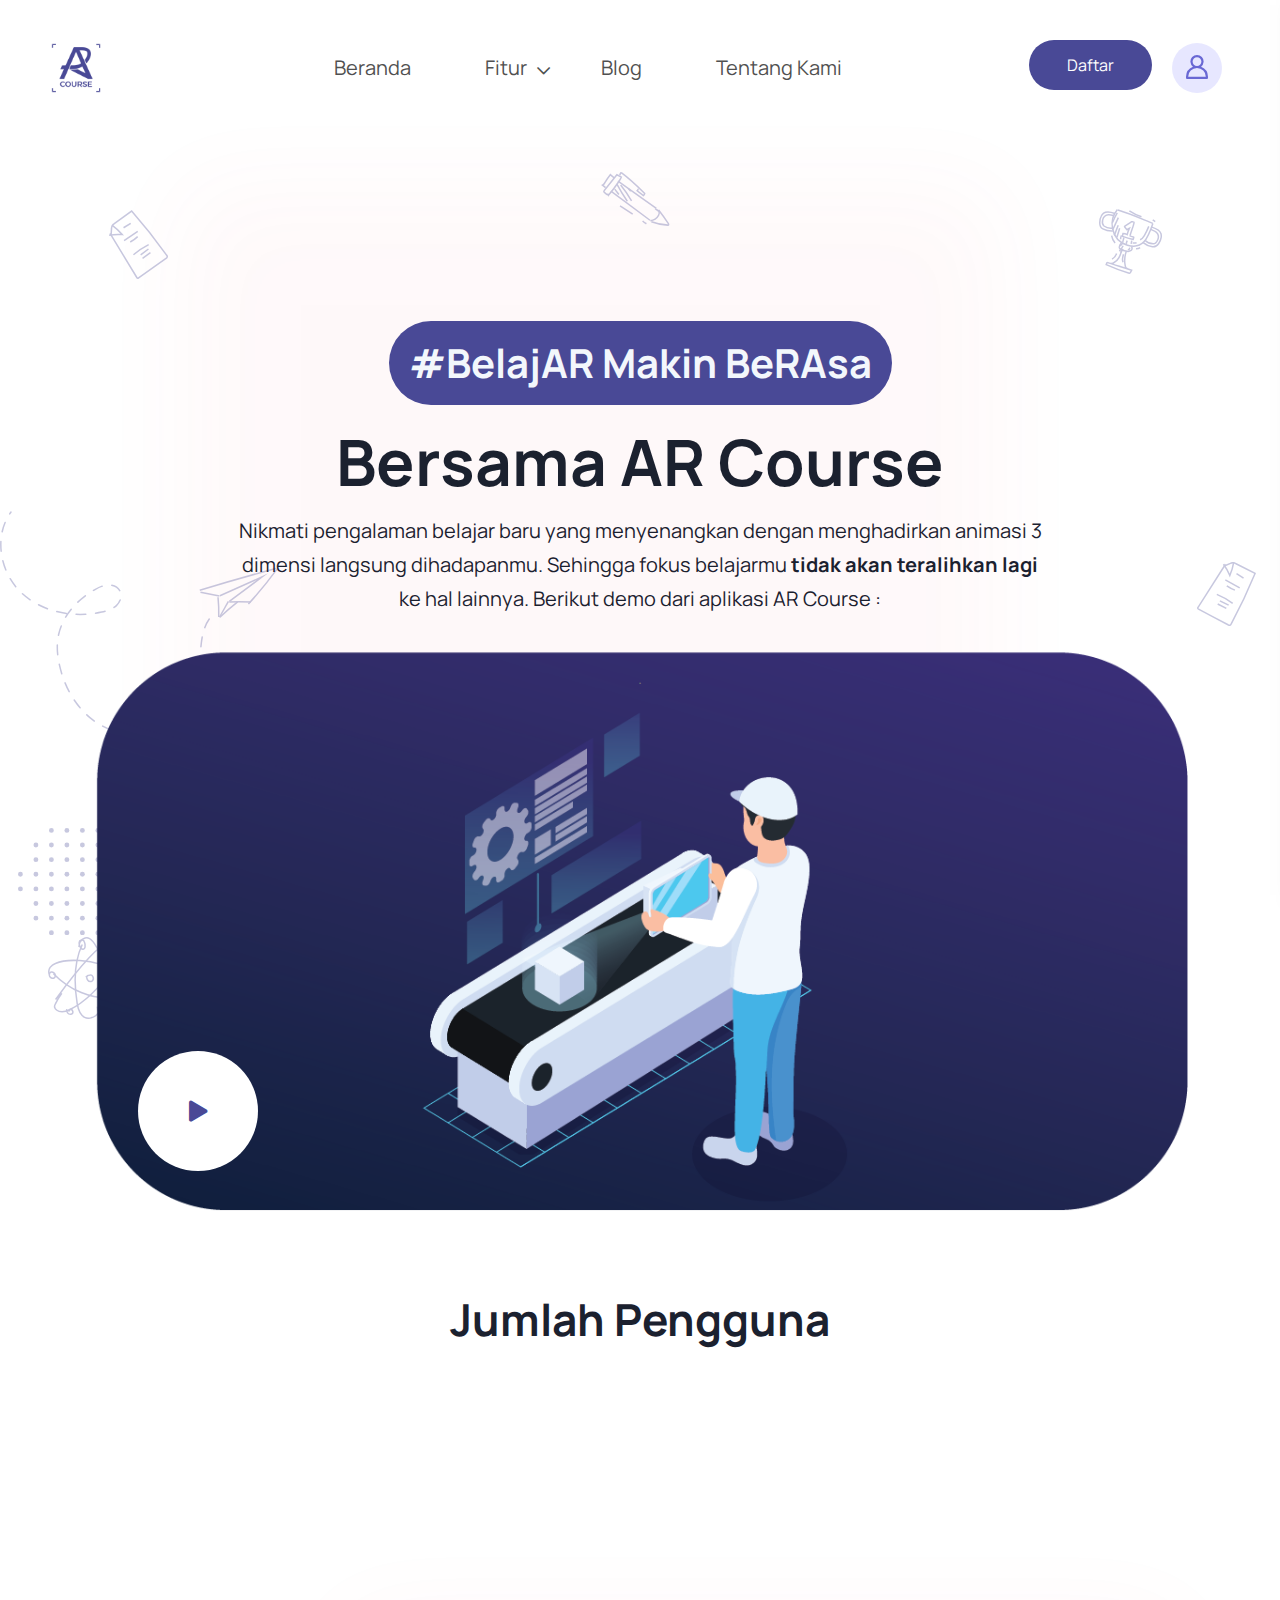
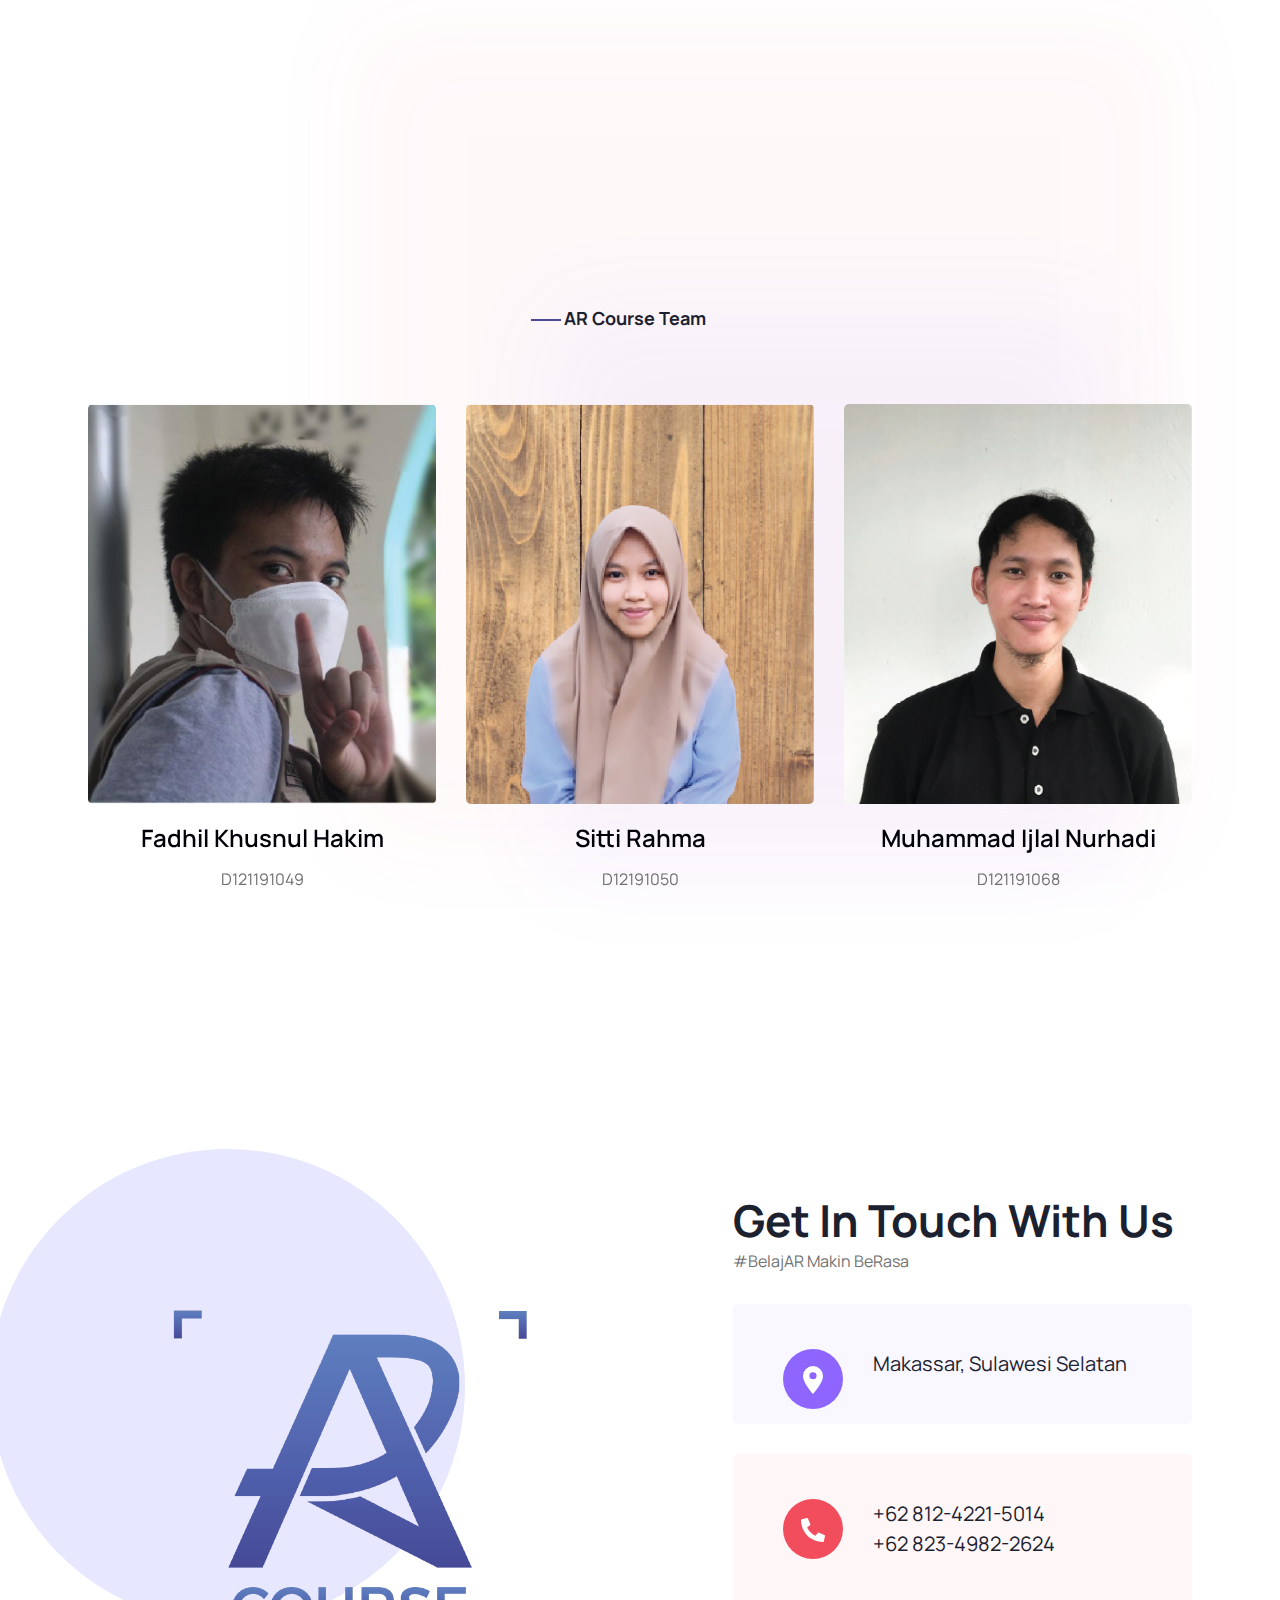
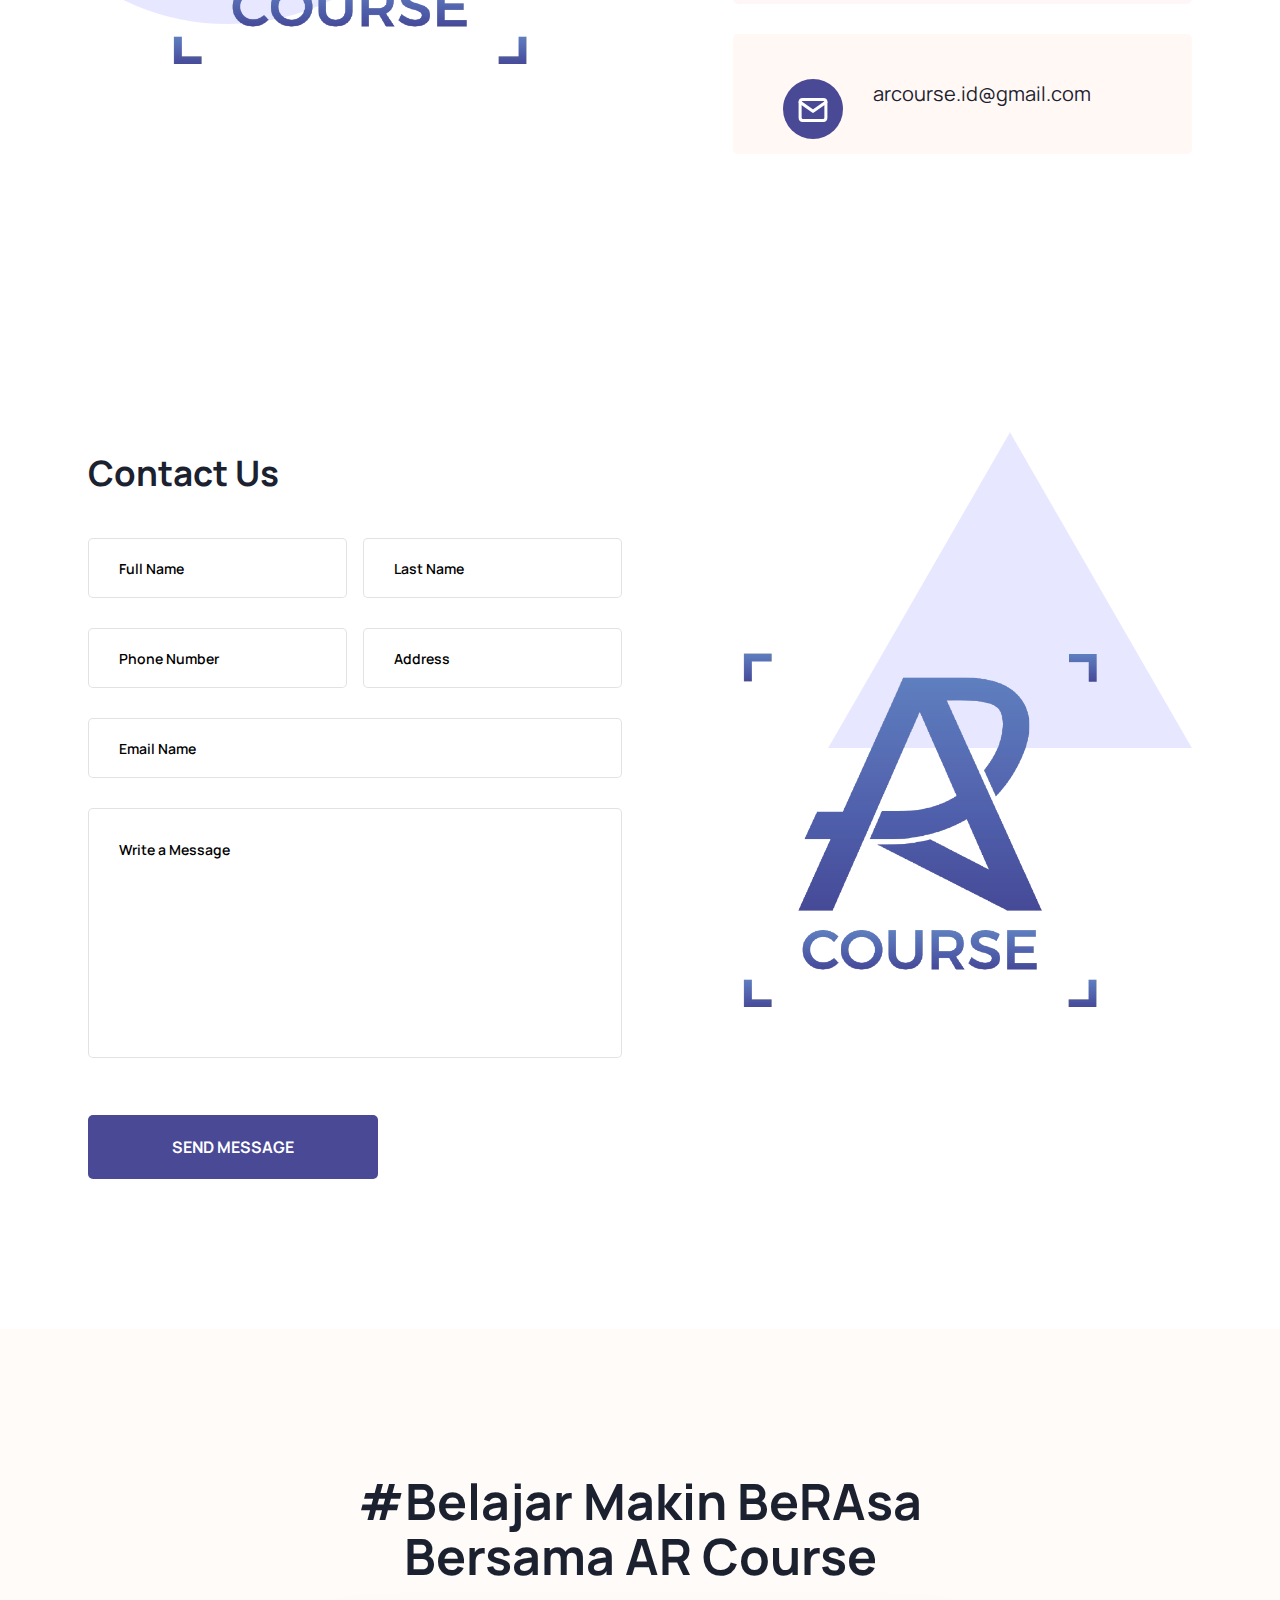
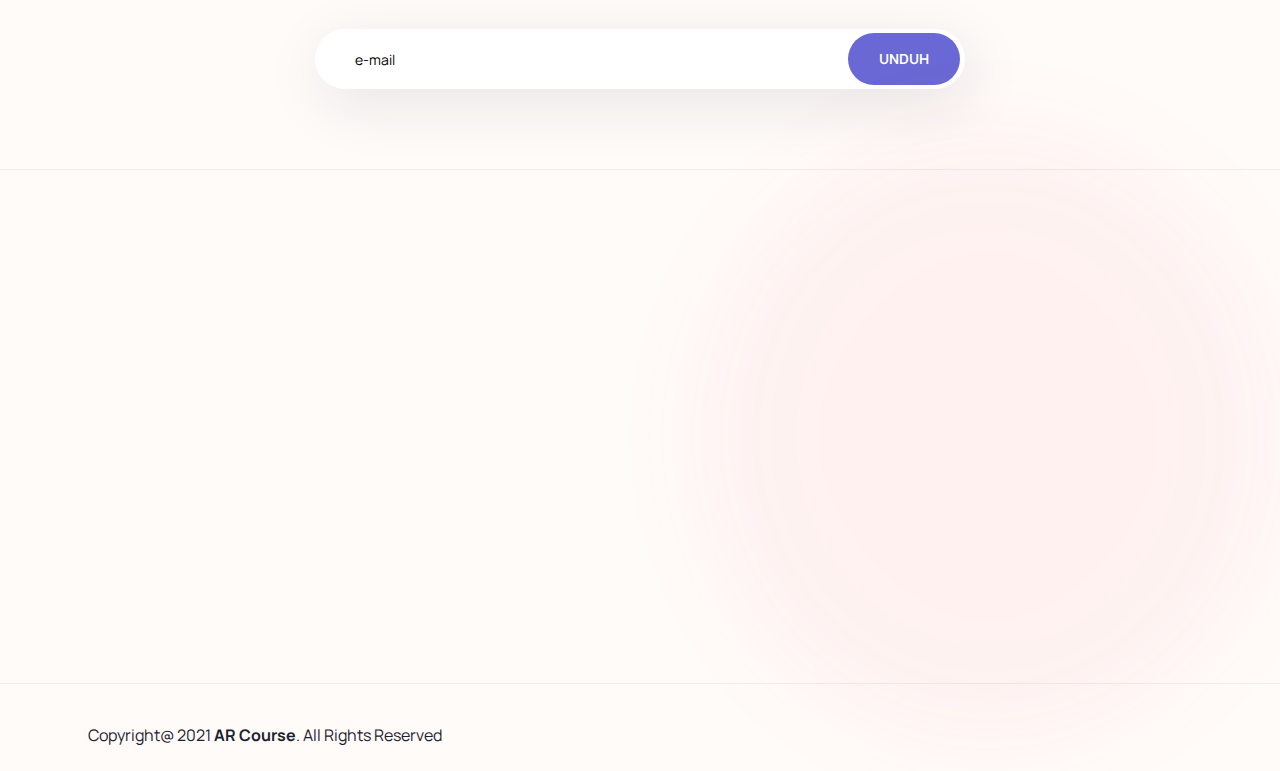
<file: contact.html>
<!DOCTYPE html>
<html class="no-js" lang="en">

<head>
    <meta charset="utf-8">
    <meta http-equiv="x-ua-compatible" content="ie=edge">
    <title>AR Course - #BelajAR Makin BeRAsa</title>
    <meta name="keywords"
          content="online education, e-learning, coaching, education, teaching, learning">
    <meta name="description"
          content="AR Course is a e-learnibg HTML template for all kinds of education, coaching, online education website">
    <meta name="viewport" content="width=device-width, initial-scale=1">

    <link rel="manifest" href="site.webmanifest">
    <link rel="shortcut icon" type="image/x-icon" href="assets/img/logo/AR-Course-1.png">
    <!-- Place favicon.ico in the root directory -->

    <!-- CSS here -->
    <link rel="stylesheet" href="assets/css/bootstrap.min.css">
    <link rel="stylesheet" href="assets/css/owl.carousel.min.css">
    <link rel="stylesheet" href="assets/css/animate.css">
    <link rel="stylesheet" href="assets/css/magnific-popup.css">
    <link rel="stylesheet" href="assets/css/all.min.css">
    <link rel="stylesheet" href="assets/css/flaticon.css">
    <link rel="stylesheet" href="assets/css/font.css">
    <link rel="stylesheet" href="assets/css/metisMenu.css">
    <link rel="stylesheet" href="assets/css/nice-select.css">
    <link rel="stylesheet" href="assets/css/slick.css">
    <link rel="stylesheet" href="assets/css/spacing.css">
    <link rel="stylesheet" href="assets/css/main.css">
</head>

<body>
    <!--[if lte IE 9]>
            <p class="browserupgrade">You are using an <strong>outdated</strong> browser. Please <a href="https://browsehappy.com/">upgrade your browser</a> to improve your experience and security.</p>
        <![endif]-->

    <!-- Add your site or application content here -->
    <!-- preloader -->
    <div id="preloader">
        <div class="preloader">
            <span></span>
            <span></span>
        </div>
    </div>
    <!-- preloader end  -->
    <header>
        <div id="theme-menu-two" class="main-header-area main-head-three pl-100 pr-100 pt-20 pb-15">
            <div class="container-fluid">
                <div class="row align-items-center">
                    <div class="col-xl-2 col-lg-2 col-5">
                        <div class="logo"><a href="index.html"><img
                                     src="assets/img/logo/AR-Course.png" alt=""></a></div>
                    </div>
                   <div class="col-xl-7 col-lg-8 d-none d-lg-block">
                        <nav class="main-menu navbar navbar-expand-lg justify-content-center">
                            <div class="nav-container">
                                <div class="collapse navbar-collapse" id="navbarSupportedContent">
                                    <ul class="navbar-nav">
                                        
                                        <li class="nav-item">
                                            <a class="nav-link" href="index.html"
                                               id="" role="button"
                                               aria-expanded="false">Beranda</a>
                                        </li>

                                        <li class="nav-item dropdown mega-menu">
                                            <a class="nav-link dropdown-toggle" href="#"
                                               id="navbarDropdown" role="button"
                                               data-bs-toggle="dropdown" aria-expanded="false">
                                                Fitur
                                            </a>
                                            <ul class="dropdown-menu submenu mega-menu__sub-menu-box"
                                                aria-labelledby="navbarDropdown">
                                                <li><a href="modul.html"><span><img
                                                                 src="assets/img/icon/icon7.svg"
                                                                 alt=""></span>Modul</a></li>
                                                <li><a href="kuis.html"><span><img
                                                                 src="assets/img/icon/icon8.svg"
                                                                 alt=""></span>Kuis</a></li>
                                        
                                                <li><a href="karakter.html"><span><img
                                                                 src="assets/img/icon/icon10.svg"
                                                                 alt=""></span>Karakter</a></li>
                                                <li><a href="objek.html"><span><img
                                                                 src="assets/img/icon/icon11.svg"
                                                                 alt=""></span> Augmented Reality</a></li>
                                
                                            </ul>
                                        </li>
                                        
                                        <li class="nav-item">
                                            <a class="nav-link" href="blog.html"
                                               id="navbarDropdown5" role="button"
                                               aria-expanded="false">
                                                Blog
                                            </a>
                    
                                        </li>


                                        <li class="nav-item">
                                            <a class="nav-link" href="contact.html"
                                               id="navbarDropdown5" role="button"
                                               aria-expanded="false">Tentang Kami</a>
                                        </li>

                                    </ul>
                                </div>
                            </div>
                        </nav>
                    </div>
                    <div class="col-xl-3 col-lg-2 col-7">
                        <div class="right-nav d-flex align-items-center justify-content-end">
                            <div class="right-btn mr-25 mr-xs-15">
                                <ul class="d-flex align-items-center">
                                    <li><a href="https://docs.google.com/forms/d/e/1FAIpQLScVIQKRf0uR_9mWjgoSKqRGsGGf_lB1NfxWwYllfaeI1DIejQ/viewform" class="theme_btn free_btn">Daftar</a></li>
                                    <li><a class="sign-in ml-20" href="login.html"><img
                                                 src="assets/img/icon/user.svg" alt=""></a></li>
                                </ul>
                            </div>
                            <div class="hamburger-menu d-md-inline-block d-lg-none text-right">
                                <a href="javascript:void(0);">
                                    <i class="far fa-bars"></i>
                                </a>
                            </div>
                        </div>
                    </div>
                </div>
            </div>
        </div> <!-- /.theme-main-menu -->
    </header>

   <!-- slide-bar start -->
    <aside class="slide-bar">
        <div class="close-mobile-menu">
            <a href="javascript:void(0);"><i class="fas fa-times"></i></a>
        </div>

        <!-- offset-sidebar start -->
        <div class="offset-sidebar">
            <div class="offset-widget offset-logo mb-30">
                <a href="index.html">
                    <img src="assets/img/logo/AR-Course-1.png" alt="logo">
                </a>
            </div>
            <div class="offset-widget mb-40">
                <div class="info-widget">
                    <h4 class="offset-title mb-20">About Us</h4>
                    <p class="mb-30">
                        Nikmati pengalaman belajar baru yang menyenangkan dengan menghadirkan animasi 3 dimensi langsung dihadapanmu. Sehingga fokus belajarmu <b>tidak akan teralihkan lagi</b> ke hal lainnya. </h5>
   
                    </p>
                    <a class="theme_btn theme_btn_bg" href="contact.html">Contact Us</a>
                </div>
            </div>
            <div class="offset-widget mb-30 pr-10">
                <div class="info-widget info-widget2">
                    <h4 class="offset-title mb-20">Contact Info</h4>
                    <p> <i class="fal fa-address-book"></i> Makassar, Sulawesi Selatan
                    </p>
                    <p> <i class="fal fa-phone"></i> +0989 7876 9865 9 </p>
                    <p> <i class="fal fa-envelope-open"></i> ar.courseid@gmail.com </p>
                </div>
            </div>
        </div>
        <!-- offset-sidebar end -->

        <!-- side-mobile-menu start -->
        <nav class="side-mobile-menu">
            <ul id="mobile-menu-active">
                <li>
                    <a href="index.html">Beranda</a>
                </li>
                <li class="has-dropdown">
                    <a href="#">Fitur</a>
                    <ul class="sub-menu">
                        <li><a href="modul.html">Modul</a></li>
                        <li><a href="kuis.html">Kuis</a></li>
            
                        <li><a href="karakter.html">Karakter</a></li>
                        <li><a href="objek.html">Augmented Reality</a></li>
                    </ul>
                </li>
                <li class="has-dropdown"><a href="#">Blog</a>
                    <ul class="sub-menu">
                        <li><a href="blog.html">Blog Grid</a></li>
                        <li><a href="blog-details.html">Blog Details</a></li>
                    </ul>
                </li>
                <li><a href="contact.html">Tentang Kami </a></li>
            </ul>
        </nav>
        <!-- side-mobile-menu end -->
    </aside>
    <div class="body-overlay"></div>
    <!-- slide-bar end -->


    <main>
     <section class="slider-area slider-three pt-120">
            <img class="sl-shape shape_s13" src="assets/img/icon/01.svg" alt="">
            <img class="sl-shape shape_01" src="assets/img/icon/05.svg" alt="">
            <img class="sl-shape shape_02" src="assets/img/icon/02.svg" alt="">
            <img class="sl-shape shape_03" src="assets/img/icon/04.svg" alt="">
            <img class="sl-shape shape_04" src="assets/img/icon/03a.svg" alt="">
            <img class="sl-shape shape_06" src="assets/img/icon/06.svg" alt="">
            <div class="slider-blur"></div>
            <div class="main-slider">
                <div class="container">
                    <div class="row justify-content-center">
                        <div class="col-lg-10">
                            <div
                                 class="slider__content slider__content__03 text-center pt-70 pr-50 pl-50">
                                <h1 class="vec-shape mb-15 wow fadeInUp2 animated"
                                    data-wow-delay='.1s'>#BelajAR Makin BeRAsa <h1>
                                <h1 class="main-title mb-10 wow fadeInUp2 animated"
                                    data-wow-delay='.1s'>Bersama AR Course </h1>
                                
                                <h5 class="mb-50 wow fadeInUp2 animated" data-wow-delay='.2s'> Nikmati pengalaman belajar baru yang menyenangkan dengan menghadirkan animasi 3 dimensi langsung dihadapanmu. Sehingga fokus belajarmu <b>tidak akan teralihkan lagi</b> ke hal lainnya. Berikut demo dari aplikasi AR Course : </h5>
 .</h5>
                            </div>
                        </div>
                        <div class="col-lg-12">
                            <div class="slider-img-area">
                                <div class="slider-img-box-three"
                                     style="background-image: url(assets/img/slider/slide3.png);">
                                    <div class="video-wrapper">
                                        <a href="https://www.youtube.com/watch?v=7omGYwdcS04"
                                           class="popup-video"><i class="fas fa-play"></i></a>
                                    </div>
                                </div>
                            </div>
                        </div>
                    </div>
                </div>
            </div>
        </section>

        <!-- why-chose-us start -->
        <section
                 class="what-looking-for pos-rel">
            <div class="why-chose-blur-bg"></div>
            <div class="container">
                
                 <div class="row justify-content-center">
                    <div class="col-xl-7">
                        <div class="section-title section-title-2 text-center mb-65">
                            
                            <h2 class="mb-20">Jumlah Pengguna</h2>
                            
                        </div>
                    </div>
                </div>
                <div class="row pl-75 pr-75 pr-lg-0 pr-md-0 pr-xs-0 pl-lg-0 pl-md-0 pl-xs-0">
                    <div class="col-lg-4 col-md-6">
                        <div class="counters text-center mb-30 wow fadeInUp2 animated"
                             data-wow-delay='.1s'>
                            <img class="icon-01 mb-35" src="assets/img/icon/school.svg" alt="">
                            <h2><span class="counter">0</span></h2>
                            <h5>Sekolah Register</h5>
                        </div>
                    </div>
                    <div class="col-lg-4 col-md-6">
                        <div class="counters count-1 text-center mb-30 wow fadeInUp2 animated"
                             data-wow-delay='.2s'>
                            <img class="icon-01 mb-35" src="assets/img/icon/city.svg" alt="">
                            <h2><span class="counter">2</span></h2>
                            <h5>Kota/Kabupaten</h5>
                        </div>
                    </div>
                    <div class="col-lg-4 col-md-6">
                        <div class="counters count-2 text-center mb-30 wow fadeInUp2 animated"
                             data-wow-delay='.3s'>
                            <img class="icon-01 mb-35" src="assets/img/icon/pengguna.svg" alt="">
                            <h2><span class="counter">15</span></h2>
                            <h5>Pengguna Aplikasi</h5>
                        </div>
                    </div>
                    
                </div>
            </div>
        </section>
        <!-- why-chose-us end -->


        <!-- course-instructor start -->
            <section class="course-instructor nav-style-two pos-rel">
                <div class="course-blur-shape"></div>
                <div class="course-bg-space pt-150 pb-120 pt-md-95 pb-md-70 pt-xs-95 pb-xs-70">
                    <div class="container">
                        <div class="row justify-content-center">
                    <div class="col-xl-6 col-lg-8">
                        <div class="section-title section-title-2 text-center mb-50">
                            <h5 class="bottom-line left-line mb-25 pl-30 pr-40">AR Course Team
                            </h5>
                          
                        </div>
                    </div>
                </div>
                        <div class="instructor-active owl-carousel">
                            <div class="item">
                                <div class="z-instructors text-center mb-30">
                                    <div class="z-instructors__thumb mb-15">
                                        <img src="assets/img/instructor/fadhil.png" alt="">
                                        <div class="social-media">
                                            <a href="#"><i class="fab fa-facebook-f"></i></a>
                                            <a href="#"><i class="fab fa-twitter"></i></a>
                                            <a href="#"><i class="fab fa-instagram"></i></a>
                                            <a href="#"><i class="fab fa-youtube"></i></a>
                                        </div>
                                    </div>
                                    <div class="z-instructors__content">
                                        <h4 class="sub-title mb-10"><a
                                               href="instructor-profile.html">Fadhil Khusnul Hakim</a></h4>
                                        <p>D121191049</p>
                                    </div>
                                </div>
                            </div>
                            <div class="item">
                                <div class="z-instructors text-center mb-30">
                                    <div class="z-instructors__thumb mb-15">
                                        <img src="assets/img/instructor/rahma.png" alt="">
                                        <div class="social-media">
                                            <a href="#"><i class="fab fa-facebook-f"></i></a>
                                            <a href="#"><i class="fab fa-twitter"></i></a>
                                            <a href="#"><i class="fab fa-instagram"></i></a>
                                            <a href="#"><i class="fab fa-youtube"></i></a>
                                        </div>
                                    </div>
                                    <div class="z-instructors__content">
                                        <h4 class="sub-title mb-10"><a
                                               href="instructor-profile.html">Sitti Rahma</a></h4>
                                        <p>D12191050</p>
                                    </div>
                                </div>
                            </div>
                            <div class="item">
                                <div class="z-instructors text-center mb-30">
                                    <div class="z-instructors__thumb mb-15">
                                        <img src="assets/img/instructor/ilal.png" alt="">
                                        <div class="social-media">
                                            <a href="#"><i class="fab fa-facebook-f"></i></a>
                                            <a href="#"><i class="fab fa-twitter"></i></a>
                                            <a href="#"><i class="fab fa-instagram"></i></a>
                                            <a href="#"><i class="fab fa-youtube"></i></a>
                                        </div>
                                    </div>
                                    <div class="z-instructors__content">
                                        <h4 class="sub-title mb-10"><a
                                               href="instructor-profile.html">Muhammad Ijlal Nurhadi</a></h4>
                                        <p>D121191068</p>
                                    </div>
                                </div>
                            </div>
                            
                         
                        </div>
                    </div>
                </div>
            </section>
            <!-- course-instructor end -->
        <!--contact-us-area start-->
        <section class="contact-us-area pt-150 pb-120 pt-md-100 pt-xs-100 pb-md-70 pb-xs-70">
            <div class="container">
                <div class="row align-items-center">
                    <div class="col-xl-6 col-lg-6">
                        <div class="contact-img mb-30">
                            <img class="img-fluid" src="assets/img/contact/03.png" alt="">
                        </div>
                    </div>
                    <div class="col-xl-6 col-lg-6">
                        <div class="contact-wrapper pl-75 mb-30">
                            <div class="section-title mb-30">
                                <h2>Get In Touch With Us</h2>
                                <p>#BelajAR Makin BeRasa</p>
                            </div>
                            <div class="single-contact-box mb-30">
                                <div class="contact__iocn">
                                    <img src="assets/img/icon/material-location-on.svg" alt="">
                                </div>
                                <div class="contact__text">
                                    <h5>Makassar, Sulawesi Selatan</h5>
                                </div>
                            </div>
                            <div class="single-contact-box cb-2 mb-30">
                                <div class="contact__iocn">
                                    <img src="assets/img/icon/phone-alt.svg" alt="">
                                </div>
                                <div class="contact__text">
                                    <h5>+62 812-4221-5014</h5>
                                    <h5>+62 823-4982-2624</h5>
                                </div>
                            </div>
                            <div class="single-contact-box cb-3 mb-30">
                                <div class="contact__iocn">
                                    <img src="assets/img/icon/feather-mail.svg" alt="">
                                </div>
                                <div class="contact__text">
                                    <h5>arcourse.id@gmail.com</h5>
                                   
                                </div>
                            </div>
                        </div>
                    </div>
                </div>
            </div>
        </section>
        <!--contact-us-area end-->
        
        <!--contact-form-area start-->
        <section class="contact-form-area pt-150 pb-120 pt-md-100 pt-xs-100 pb-md-70 pb-xs-70">
            <div class="container">
                <div class="row align-items-center">
                    <div class="col-lg-6">
                        <div class="contact-form-wrapper mb-30">
                            <h2 class="mb-45">Contact Us</h2>
                            <form action="#" class="row gx-3 comments-form contact-form">
                                <div class="col-lg-6 col-md-6 mb-30">
                                    <input type="text" placeholder="Full Name">
                                </div>
                                <div class="col-lg-6 col-md-6 mb-30">
                                    <input type="text" placeholder="Last Name">
                                </div>
                                <div class="col-lg-6 col-md-6 mb-30">
                                    <input type="text" placeholder="Phone Number">
                                </div>
                                <div class="col-lg-6 col-md-6 mb-30">
                                    <input type="text" placeholder="Address">
                                </div>
                                <div class="col-lg-12 mb-30">
                                    <input type="text" placeholder="Email Name">
                                </div>
                                <div class="col-lg-12 mb-30">
                                    <textarea name="commnent" id="commnent" cols="30" rows="10"
                                              placeholder="Write a Message"></textarea>
                                </div>
                            </form>
                            <button class="theme_btn message_btn mt-20">Send Message</button>
                        </div>
                    </div>
                    <div class="col-lg-6">
                        <div class="contact-img contact-img-02 mb-30">
                            <img class="img-fluid" src="assets/img/contact/03.png" alt="">
                        </div>
                    </div>
                </div>
            </div>
        </section>
        <!--contact-form-area end-->
        <!-- subscribe-area start -->
        <section class="subscribe-area footer-bg border-bot pt-145 pb-50 pt-md-90 pt-xs-90">
            <div class="container">
                <div class="row justify-content-center">
                    <div class="col-xl-8">
                        <div class="subscribe-wrapper text-center mb-30">
                            <h2>#Belajar Makin BeRAsa Bersama AR Course</h2>
                            <div class="subscribe-form-box pos-rel">
                                <form class="subscribe-form">
                                    <input type="text" placeholder="e-mail">
                                </form>
                                <button class="sub_btn" href="https://drive.google.com/drive/folders/1Wu0SQnC-4F77JRZyuzd2mGZU-DXySHCs?usp=sharing">Unduh</button>
                            </div>
                        </div>
                    </div>
                </div>
            </div>
        </section>
        <!-- subscribe-area end -->
    </main>
    <!--footer-area start-->
    <footer class="footer-area footer-bg pt-220 pb-25 pt-md-100 pt-xs-100">
        <div class="footer-blur"></div>
        <div class="container">
            <div class="row mb-15">
                <div class="col-xl-3 col-lg-4 col-md-6  wow fadeInUp2 animated"
                     data-wow-delay='.1s'>
                    <div class="footer__widget mb-30">
                        <div class="footer-log mb-20">
                            <a href="index.html" class="logo">
                                <img src="assets/img/logo/AR-Course-1.png" alt="">
                            </a>
                        </div>
                        <p>#Belajar Makin BeRAsa</p>
                        <div class="social-media footer__social mt-30">
                            <a href="#"><i class="fab fa-facebook-f"></i></a>
                            <a href="#"><i class="fab fa-twitter"></i></a>
                            <a href="#"><i class="fab fa-linkedin-in"></i></a>
                            <a href="#"><i class="fab fa-google-plus-g"></i></a>
                        </div>
                    </div>
                </div>
                <div class="col-xl-3 col-lg-4 col-md-6 wow fadeInUp2 animated" data-wow-delay='.3s'>
                    <div class="footer__widget mb-30 pl-40 pl-md-0 pl-xs-0">
                        <h6 class="widget-title mb-35">Contact us</h6>
                        <ul class="fot-list">
                            <li><a href="#">arcourse.id@gmail.com</a></li>
                            <li><a href="#">+62 81242215014</a></li>
                            <li><a href="#">Terms & Conditions</a></li>
                            <li><a href="#">Privacy Policy</a></li>
                        </ul>
                    </div>
                </div>
                <div class="col-xl-3 col-lg-4 col-md-6  wow fadeInUp2 animated"
                     data-wow-delay='.5s'>
                    <div class="footer__widget mb-25 pl-65 pl-md-0 pl-xs-0">
                        <h6 class="widget-title mb-35">Quick Links</h6>
                        <ul class="fot-list">
                            <li><a href="#">Tentang Kami</a></li>
                            <li><a href="#">Blog</a></li>
                            <li><a href="#">Fitur</a></li>
                            <li><a href="https://docs.google.com/forms/d/e/1FAIpQLSetSZlTMjmg8z_OffSK1XImzyihIqFsr6RYHSBLXgKJk1SQQA/viewform?usp=sf_link">Unduh</a></li>
                        </ul>
                    </div>
                </div>
                <div class="col-xl-3 col-lg-6 col-md-6  wow fadeInUp2 animated"
                     data-wow-delay='.7s'>
                    <div class="footer__widget mb-30 pl-150 pl-lg-0 pl-md-0 pl-xs-0">
                        <h6 class="widget-title mb-35">Features</h6>
                        <ul class="fot-list mb-30">
                            <li><a href="#">Beranda</a> </li>
                            <li><a href="#">Testimonial</a></li>
                            <li><a href="blog.html">Kontak</a></li>
                            <li><a href="#">Help Center</a></li>
                        </ul>
                    </div>
                </div>
            </div>
        </div>
        <div class="copy-right-area border-bot pt-40">
            <div class="container">
                <div class="row align-items-center">
                    <div class="col-lg-12">
                        <div class="copyright">
                            <h5>Copyright@ 2021 <a href="#">AR Course</a>. All Rights Reserved</h5>
                        </div>
                    </div>
                </div>
            </div>
        </div>
    </footer>
    <!--footer-area end-->




    <!-- JS here -->

    <script src="assets/js/vendor/modernizr-3.5.0.min.js"></script>
    <script src="assets/js/vendor/jquery-2.2.4.min.js"></script>
    <script src="assets/js/popper.min.js"></script>
    <script src="assets/js/bootstrap.min.js"></script>
    <script src="assets/js/owl.carousel.min.js"></script>
    <script src="assets/js/isotope.pkgd.min.js"></script>
    <script src="assets/js/slick.min.js"></script>
    <script src="assets/js/metisMenu.min.js"></script>
    <script src="assets/js/jquery.nice-select.js"></script>
    <script src="assets/js/ajax-form.js"></script>
    <script src="assets/js/wow.min.js"></script>
    <script src="assets/js/jquery.counterup.min.js"></script>
    <script src="assets/js/waypoints.min.js"></script>
    <script src="assets/js/jquery.scrollUp.min.js"></script>
    <script src="assets/js/imagesloaded.pkgd.min.js"></script>
    <script src="assets/js/jquery.magnific-popup.min.js"></script>
    <script src="assets/js/jquery.easypiechart.js"></script>
    <script src="assets/js/plugins.js"></script>
    <script src="assets/js/main.js"></script>
</body>

</html>
</file>
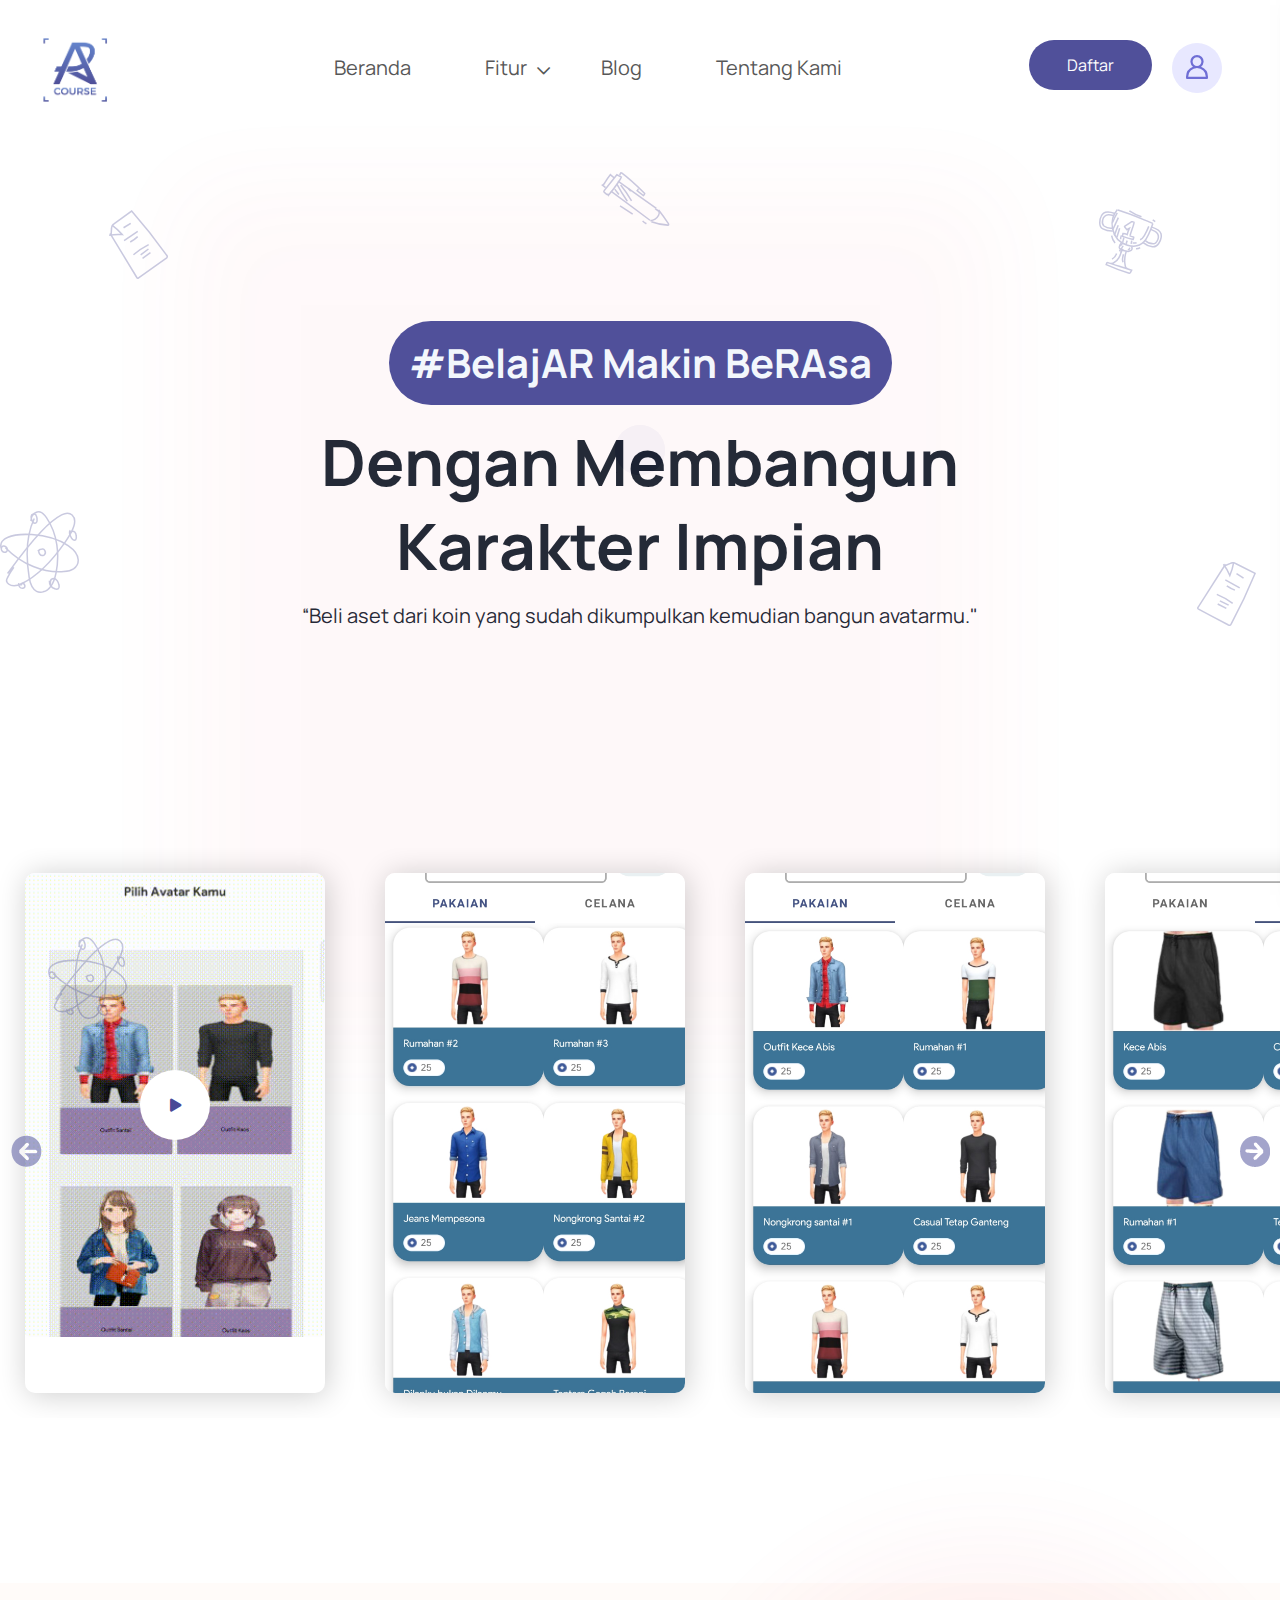
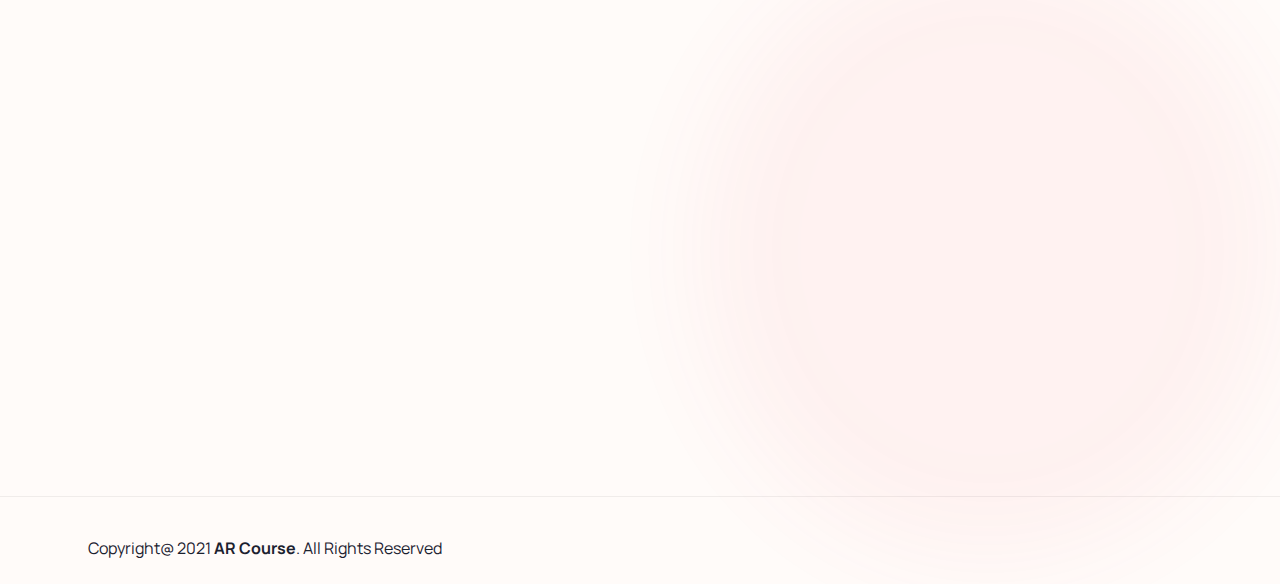
<file: karakter1.html>
<!DOCTYPE html>
<html class="no-js" lang="en">

<head>
    <meta charset="utf-8">
    <meta http-equiv="x-ua-compatible" content="ie=edge">
    <title>AR Course - #BelajAR Makin BeRAsa</title>
    <meta name="keywords"
          content="online education, e-learning, coaching, education, teaching, learning">
    <meta name="description"
          content="AR Course is a e-learnibg HTML template for all kinds of education, coaching, online education website">
    <meta name="viewport" content="width=device-width, initial-scale=1">

    <link rel="manifest" href="site.webmanifest">
    <link rel="shortcut icon" type="image/x-icon" href="assets/img/logo/AR-Course-1.png">
    <!-- Place favicon.ico in the root directory -->

    <!-- CSS here -->
    <link rel="stylesheet" href="assets/css/bootstrap.min.css">
    <link rel="stylesheet" href="assets/css/owl.carousel.min.css">
    <link rel="stylesheet" href="assets/css/animate.css">
    <link rel="stylesheet" href="assets/css/magnific-popup.css">
    <link rel="stylesheet" href="assets/css/all.min.css">
    <link rel="stylesheet" href="assets/css/flaticon.css">
    <link rel="stylesheet" href="assets/css/font.css">
    <link rel="stylesheet" href="assets/css/metisMenu.css">
    <link rel="stylesheet" href="assets/css/nice-select.css">
    <link rel="stylesheet" href="assets/css/slick.css">
    <link rel="stylesheet" href="assets/css/spacing.css">
    <link rel="stylesheet" href="assets/css/main.css">
    <link rel="stylesheet" href="assets/css/lightslider.css">
</head>


<body>
    <!--[if lte IE 9]>
            <p class="browserupgrade">You are using an <strong>outdated</strong> browser. Please <a href="https://browsehappy.com/">upgrade your browser</a> to improve your experience and security.</p>
        <![endif]-->

    <!-- Add your site or application content here -->
    <!-- preloader -->
    <div id="preloader">
        <div class="preloader">
            <span></span>
            <span></span>
        </div>
    </div>
    <!-- preloader end  -->
    <header>
        <div id="theme-menu-two" class="main-header-area main-head-three pl-100 pr-100 pt-20 pb-15">
            <div class="container-fluid">
                <div class="row align-items-center">
                    <div class="col-xl-2 col-lg-2 col-5">
                        <div class="logo"><a href="index.html"><img
                                     src="assets/img/logo/AR-Course-1.png" alt=""></a></div>
                    </div>
                    <div class="col-xl-7 col-lg-8 d-none d-lg-block">
                        <nav class="main-menu navbar navbar-expand-lg justify-content-center">
                            <div class="nav-container">
                                <div class="collapse navbar-collapse" id="navbarSupportedContent">
                                    <ul class="navbar-nav">
                                        
                                        <li class="nav-item">
                                            <a class="nav-link" href="index.html"
                                               id="" role="button"
                                               aria-expanded="false">Beranda</a>
                                        </li>

                                        <li class="nav-item dropdown mega-menu">
                                            <a class="nav-link dropdown-toggle" href="#"
                                               id="navbarDropdown" role="button"
                                               data-bs-toggle="dropdown" aria-expanded="false">
                                                Fitur
                                            </a>
                                            <ul class="dropdown-menu submenu mega-menu__sub-menu-box"
                                                aria-labelledby="navbarDropdown">
                                                <li><a href="modul.html"><span><img
                                                                 src="assets/img/icon/icon7.svg"
                                                                 alt=""></span>Modul</a></li>
                                                <li><a href="kuis.html"><span><img
                                                                 src="assets/img/icon/icon8.svg"
                                                                 alt=""></span>Kuis</a></li>
                                        
                                                <li><a href="karakter.html"><span><img
                                                                 src="assets/img/icon/icon10.svg"
                                                                 alt=""></span>Karakter</a></li>
                                                <li><a href="objek.html"><span><img
                                                                 src="assets/img/icon/icon11.svg"
                                                                 alt=""></span> Augmented Reality</a></li>
                                
                                            </ul>
                                        </li>
                                        
                                       <li class="nav-item">
                                            <a class="nav-link" href="blog.html"
                                               id="navbarDropdown5" role="button"
                                               aria-expanded="false">
                                                Blog
                                            </a>
                    
                                        </li>


                                        <li class="nav-item">
                                            <a class="nav-link" href="contact.html"
                                               id="navbarDropdown5" role="button"
                                               aria-expanded="false">Tentang Kami</a>
                                        </li>

                                    </ul>
                                </div>
                            </div>
                        </nav>
                    </div>
                    <div class="col-xl-3 col-lg-2 col-7">
                        <div class="right-nav d-flex align-items-center justify-content-end">
                            <div class="right-btn mr-25 mr-xs-15">
                                <ul class="d-flex align-items-center">
                                    <li><a href="https://docs.google.com/forms/d/e/1FAIpQLScVIQKRf0uR_9mWjgoSKqRGsGGf_lB1NfxWwYllfaeI1DIejQ/viewform" class="theme_btn free_btn">Daftar</a></li>
                                    <li><a class="sign-in ml-20" href="login.html"><img
                                                 src="assets/img/icon/user.svg" alt=""></a></li>
                                </ul>
                            </div>
                            <div class="hamburger-menu d-md-inline-block d-lg-none text-right">
                                <a href="javascript:void(0);">
                                    <i class="far fa-bars"></i>
                                </a>
                            </div>
                        </div>
                    </div>
                </div>
            </div>
        </div> <!-- /.theme-main-menu -->
    </header>

    <!-- slide-bar start -->
    <aside class="slide-bar">
        <div class="close-mobile-menu">
            <a href="javascript:void(0);"><i class="fas fa-times"></i></a>
        </div>

        <!-- offset-sidebar start -->
        <div class="offset-sidebar">
            <div class="offset-widget offset-logo mb-30">
                <a href="index.html">
                    <img src="assets/img/logo/AR-Course-1.png" alt="logo">
                </a>
            </div>
            <div class="offset-widget mb-40">
                <div class="info-widget">
                    <h4 class="offset-title mb-20">About Us</h4>
                    <p class="mb-30">
                        Nikmati pengalaman belajar baru yang menyenangkan dengan menghadirkan animasi 3 dimensi langsung dihadapanmu. Sehingga fokus belajarmu <b>tidak akan teralihkan lagi</b> ke hal lainnya. </h5>
   
                    </p>
                    <a class="theme_btn theme_btn_bg" href="contact.html">Contact Us</a>
                </div>
            </div>
            <div class="offset-widget mb-30 pr-10">
                <div class="info-widget info-widget2">
                    <h4 class="offset-title mb-20">Contact Info</h4>
                    <p> <i class="fal fa-address-book"></i> Makassar, Sulawesi Selatan
                    </p>
                    <p> <i class="fal fa-phone"></i> +0989 7876 9865 9 </p>
                    <p> <i class="fal fa-envelope-open"></i> ar.courseid@gmail.com </p>
                </div>
            </div>
        </div>
        <!-- offset-sidebar end -->

        <!-- side-mobile-menu start -->
        <nav class="side-mobile-menu">
            <ul id="mobile-menu-active">
                <li>
                    <a href="index.html">Beranda</a>
                </li>
                <li class="has-dropdown">
                    <a href="#">Fitur</a>
                    <ul class="sub-menu">
                        <li><a href="modul.html">Modul</a></li>
                        <li><a href="kuis.html">Kuis</a></li>
            
                        <li><a href="karakter.html">Karakter</a></li>
                        <li><a href="objek.html">Augmented Reality</a></li>
                    </ul>
                </li>
                <li class="has-dropdown"><a href="#">Blog</a>
                    <ul class="sub-menu">
                        <li><a href="blog.html">Blog Grid</a></li>
                        <li><a href="blog-details.html">Blog Details</a></li>
                    </ul>
                </li>
                <li><a href="contact.html">Tentang Kami </a></li>
            </ul>
        </nav>
        <!-- side-mobile-menu end -->
    </aside>
    <div class="body-overlay"></div>
    <!-- slide-bar end -->


    <main>


        <section class="slider-area slider-three pt-120">
            <img class="sl-shape shape_s13" src="assets/img/icon/01.svg" alt="">
            <img class="sl-shape shape_01" src="assets/img/icon/05.svg" alt="">
            <img class="sl-shape shape_02" src="assets/img/icon/02.svg" alt="">
            <img class="sl-shape shape_03" src="assets/img/icon/04.svg" alt="">
            <img class="sl-shape shape_04" src="assets/img/icon/01.svg" alt="">
            <img class="sl-shape shape_06" src="assets/img/icon/06.svg" alt="">
            <div class="slider-blur"></div>
            <div class="main-slider">
                <div class="container">
                    <div class="row justify-content-center">
                        <div class="col-lg-10">
                            <div
                                 class="slider__content slider__content__03 text-center pt-70 pr-50 pl-50">
                                <h1 class="vec-shape mb-15 wow fadeInUp2 animated"
                                    data-wow-delay='.1s'>#BelajAR Makin BeRAsa <h1>
                                <h1 class="main-title mb-10 wow fadeInUp2 animated"
                                    data-wow-delay='.1s'>Dengan Membangun Karakter Impian </h1>
                                
                                <h5 class="mb-50 wow fadeInUp2 animated" data-wow-delay='.2s'> “Beli aset dari koin yang sudah dikumpulkan kemudian bangun avatarmu."
                                </h5>
                            </div>
                        </div>
                    </div>
                </div>
            </div>
        </section>
        <!--great-deal-area end-->

        <section class="slider">
                <ul id="autoWidth" class="cs-hidden">	
                    <li class="item-a"> 
                        <div class="box">
                            <div class="slide-img">
                                <div class="course-details-img" style="background-image: url(assets/img/karakter/VideoFormatGif.gif);">
                                    <div class="video-wrapper">
                                        <a href="https://www.youtube.com/watch?v=saSzGmk9tmE" class="popup-video"><i class="fas fa-play"></i></a>
                                    </div> 
                                </div>
                    

                    
                            </div>
                
                        </div>		
                    </li>
                    <!--2------------------------------------>	
                
                    <li class="item-b">
                        <div class="box">
                            <div class="slide-img">
                                <img alt="2" src="assets/img/karakter/BajuAvatar1.jpg">
                            </div>
                        </div>		
                    </li>

                    <!--3------------------------------------>	
                    
                    <li class="item-c">
                        <div class="box">
                            <div class="slide-img">
                                <img alt="3" src="assets/img/karakter/BajuAvatar2.jpg">
                        
                            </div>
                        </div>		
                    </li>
                    
                    <!--4------------------------------------>	
                    
                    <li class="item-d">
                        <div class="box">
                            <div class="slide-img">
                                <img alt="4" src="assets/img/karakter/CelanaAvatar1.jpg">
                            </div>
                    
                        </div>		
                    </li>


                    <!--5------------------------------------>	
                
                    <li class="item-e">
                        <div class="box">
                            <div class="slide-img">
                                <img alt="5" src="assets/img/karakter/CelanaAvatar2.jpg">
                            </div>
                    
                        </div>		
                    </li>
            
                </ul>
	    </section>
    </main>
    <!--footer-area start-->
    <!--footer-area start-->
    <footer class="footer-area footer-bg pt-220 pb-25 pt-md-100 pt-xs-100">
        <div class="footer-blur"></div>
        <div class="container">
            <div class="row mb-15">
                <div class="col-xl-3 col-lg-4 col-md-6  wow fadeInUp2 animated"
                     data-wow-delay='.1s'>
                    <div class="footer__widget mb-30">
                        <div class="footer-log mb-20">
                            <a href="index.html" class="logo">
                                <img src="assets/img/logo/AR-Course-1.png" alt="">
                            </a>
                        </div>
                        <p>#Belajar Makin BeRAsa</p>
                        <div class="social-media footer__social mt-30">
                            <a href="#"><i class="fab fa-facebook-f"></i></a>
                            <a href="#"><i class="fab fa-twitter"></i></a>
                            <a href="#"><i class="fab fa-linkedin-in"></i></a>
                            <a href="#"><i class="fab fa-google-plus-g"></i></a>
                        </div>
                    </div>
                </div>
                <div class="col-xl-3 col-lg-4 col-md-6 wow fadeInUp2 animated" data-wow-delay='.3s'>
                    <div class="footer__widget mb-30 pl-40 pl-md-0 pl-xs-0">
                        <h6 class="widget-title mb-35">Contact us</h6>
                        <ul class="fot-list">
                            <li><a href="#">arcourse.id@gmail.com</a></li>
                            <li><a href="#">+62 81242215014</a></li>
                            <li><a href="#">Terms & Conditions</a></li>
                            <li><a href="#">Privacy Policy</a></li>
                        </ul>
                    </div>
                </div>
                <div class="col-xl-3 col-lg-4 col-md-6  wow fadeInUp2 animated"
                     data-wow-delay='.5s'>
                    <div class="footer__widget mb-25 pl-65 pl-md-0 pl-xs-0">
                        <h6 class="widget-title mb-35">Quick Links</h6>
                        <ul class="fot-list">
                            <li><a href="#">Tentang Kami</a></li>
                            <li><a href="#">Blog</a></li>
                            <li><a href="#">Fitur</a></li>
                            <li><a href="https://docs.google.com/forms/d/e/1FAIpQLSetSZlTMjmg8z_OffSK1XImzyihIqFsr6RYHSBLXgKJk1SQQA/viewform?usp=sf_link">Unduh</a></li>
                        </ul>
                    </div>
                </div>
                <div class="col-xl-3 col-lg-6 col-md-6  wow fadeInUp2 animated"
                     data-wow-delay='.7s'>
                    <div class="footer__widget mb-30 pl-150 pl-lg-0 pl-md-0 pl-xs-0">
                        <h6 class="widget-title mb-35">Features</h6>
                        <ul class="fot-list mb-30">
                            <li><a href="#">Beranda</a> </li>
                            <li><a href="#">Testimonial</a></li>
                            <li><a href="blog.html">Kontak</a></li>
                            <li><a href="#">Help Center</a></li>
                        </ul>
                    </div>
                </div>
            </div>
        </div>
        <div class="copy-right-area border-bot pt-40">
            <div class="container">
                <div class="row align-items-center">
                    <div class="col-lg-12">
                        <div class="copyright">
                            <h5>Copyright@ 2021 <a href="#">AR Course</a>. All Rights Reserved</h5>
                        </div>
                    </div>
                </div>
            </div>
        </div>
    </footer>
    <!--footer-area end-->
    <!--footer-area end-->




    <!-- JS here -->

    <script src="assets/js/vendor/modernizr-3.5.0.min.js"></script>
    <script src="assets/js/vendor/jquery-2.2.4.min.js"></script>
    <script src="assets/js/popper.min.js"></script>
    <script src="assets/js/bootstrap.min.js"></script>
    <script src="assets/js/owl.carousel.min.js"></script>
    <script src="assets/js/isotope.pkgd.min.js"></script>
    <script src="assets/js/slick.min.js"></script>
    <script src="assets/js/metisMenu.min.js"></script>
    <script src="assets/js/jquery.nice-select.js"></script>
    <script src="assets/js/ajax-form.js"></script>
    <script src="assets/js/wow.min.js"></script>
    <script src="assets/js/jquery.counterup.min.js"></script>
    <script src="assets/js/waypoints.min.js"></script>
    <script src="assets/js/jquery.scrollUp.min.js"></script>
    <script src="assets/js/imagesloaded.pkgd.min.js"></script>
    <script src="assets/js/jquery.magnific-popup.min.js"></script>
    <script src="assets/js/jquery.easypiechart.js"></script>
    <script src="assets/js/plugins.js"></script>
    <script src="assets/js/main.js"></script>
    <script src="assets/js/lightslider.js"></script>
</body>

</html>
</file>
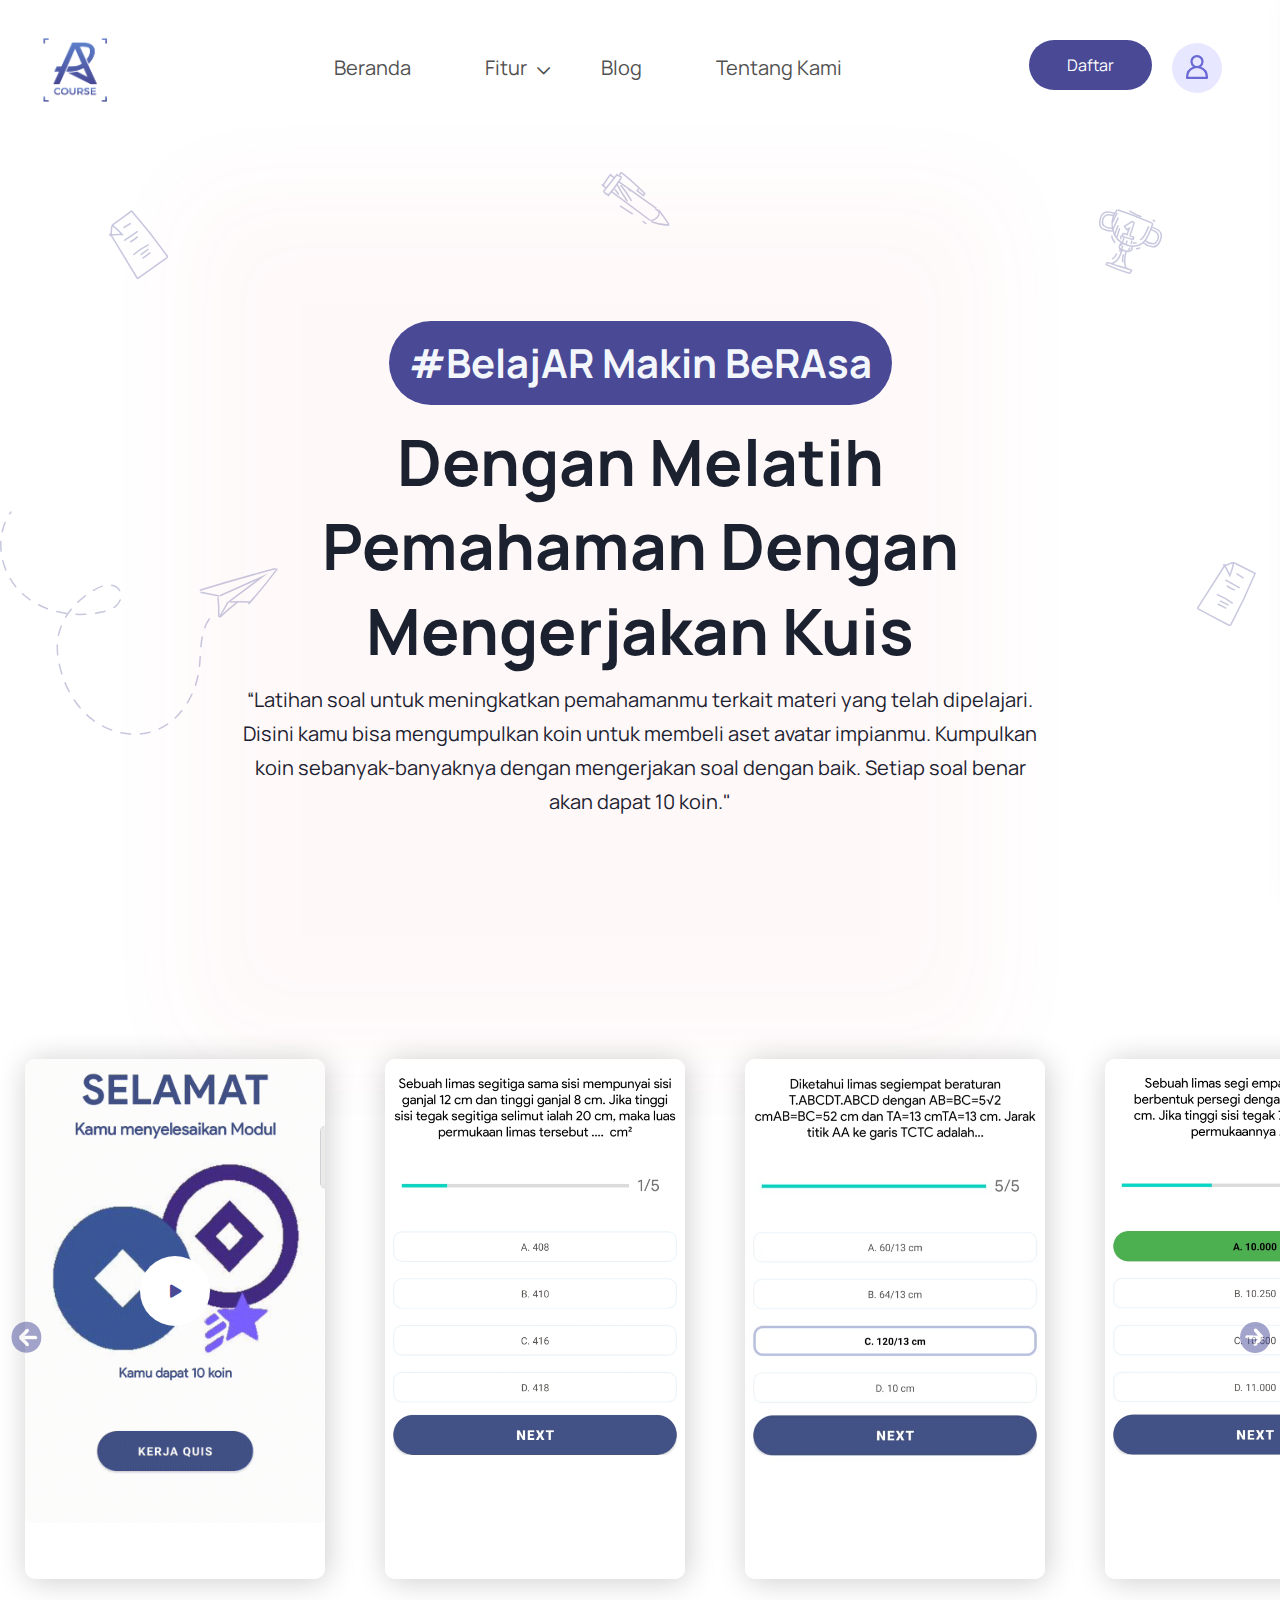
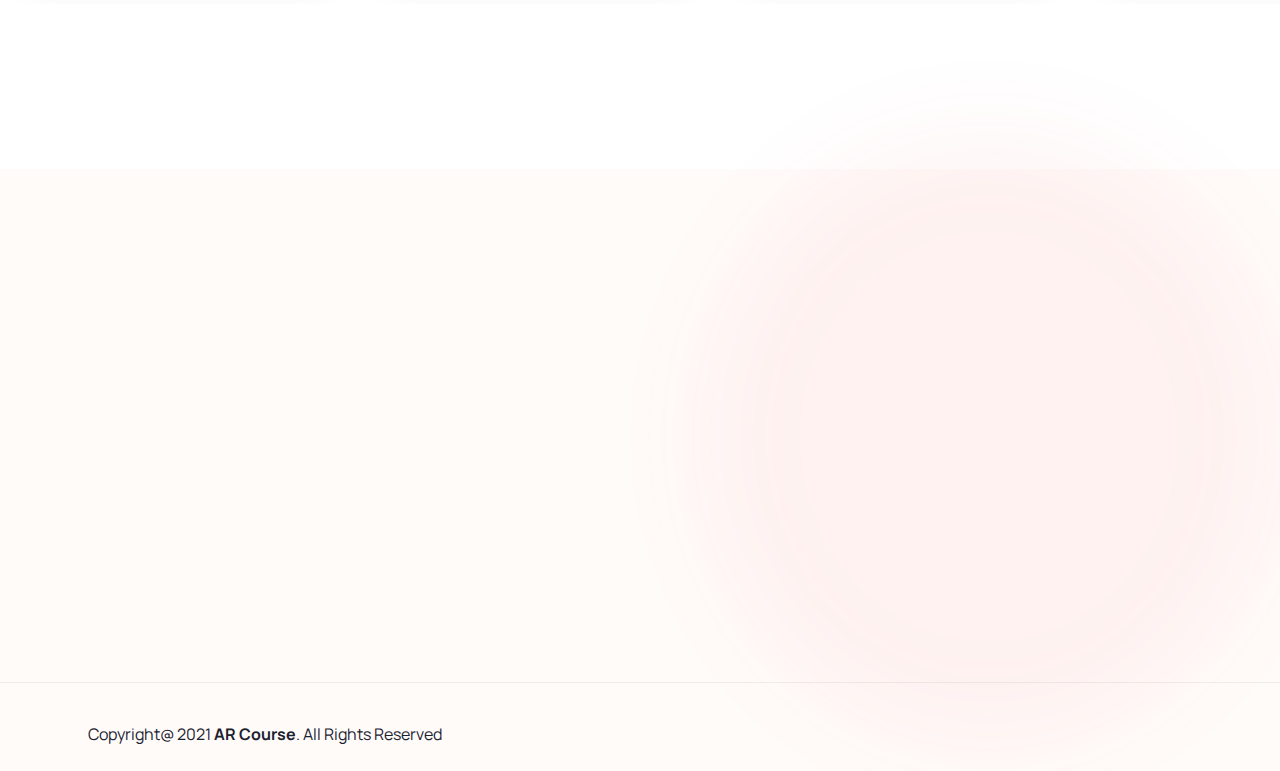
<file: kuis1.html>
<!DOCTYPE html>
<html class="no-js" lang="en">

<head>
    <meta charset="utf-8">
    <meta http-equiv="x-ua-compatible" content="ie=edge">
    <title>AR Course - #BelajAR Makin BeRAsa</title>
    <meta name="keywords"
          content="online education, e-learning, coaching, education, teaching, learning">
    <meta name="description"
          content="AR Course is a e-learnibg HTML template for all kinds of education, coaching, online education website">
    <meta name="viewport" content="width=device-width, initial-scale=1">

    <link rel="manifest" href="site.webmanifest">
    <link rel="shortcut icon" type="image/x-icon" href="assets/img/logo/AR-Course-1.png">
    <!-- Place favicon.ico in the root directory -->

    <!-- CSS here -->
    <link rel="stylesheet" href="assets/css/bootstrap.min.css">
    <link rel="stylesheet" href="assets/css/owl.carousel.min.css">
    <link rel="stylesheet" href="assets/css/animate.css">
    <link rel="stylesheet" href="assets/css/magnific-popup.css">
    <link rel="stylesheet" href="assets/css/all.min.css">
    <link rel="stylesheet" href="assets/css/flaticon.css">
    <link rel="stylesheet" href="assets/css/font.css">
    <link rel="stylesheet" href="assets/css/metisMenu.css">
    <link rel="stylesheet" href="assets/css/nice-select.css">
    <link rel="stylesheet" href="assets/css/slick.css">
    <link rel="stylesheet" href="assets/css/spacing.css">
    <link rel="stylesheet" href="assets/css/main.css">
    <link rel="stylesheet" href="assets/css/lightslider.css">
</head>


<body>
    <!--[if lte IE 9]>
            <p class="browserupgrade">You are using an <strong>outdated</strong> browser. Please <a href="https://browsehappy.com/">upgrade your browser</a> to improve your experience and security.</p>
        <![endif]-->

    <!-- Add your site or application content here -->
    <!-- preloader -->
    <div id="preloader">
        <div class="preloader">
            <span></span>
            <span></span>
        </div>
    </div>
    <!-- preloader end  -->
    <header>
        <div id="theme-menu-two" class="main-header-area main-head-three pl-100 pr-100 pt-20 pb-15">
            <div class="container-fluid">
                <div class="row align-items-center">
                    <div class="col-xl-2 col-lg-2 col-5">
                        <div class="logo"><a href="index.html"><img
                                     src="assets/img/logo/AR-Course-1.png" alt=""></a></div>
                    </div>
                    <div class="col-xl-7 col-lg-8 d-none d-lg-block">
                        <nav class="main-menu navbar navbar-expand-lg justify-content-center">
                            <div class="nav-container">
                                <div class="collapse navbar-collapse" id="navbarSupportedContent">
                                    <ul class="navbar-nav">
                                        
                                        <li class="nav-item">
                                            <a class="nav-link" href="index.html"
                                               id="" role="button"
                                               aria-expanded="false">Beranda</a>
                                        </li>

                                        <li class="nav-item dropdown mega-menu">
                                            <a class="nav-link dropdown-toggle" href="#"
                                               id="navbarDropdown" role="button"
                                               data-bs-toggle="dropdown" aria-expanded="false">
                                                Fitur
                                            </a>
                                            <ul class="dropdown-menu submenu mega-menu__sub-menu-box"
                                                aria-labelledby="navbarDropdown">
                                                <li><a href="modul.html"><span><img
                                                                 src="assets/img/icon/icon7.svg"
                                                                 alt=""></span>Modul</a></li>
                                                <li><a href="kuis.html"><span><img
                                                                 src="assets/img/icon/icon8.svg"
                                                                 alt=""></span>Kuis</a></li>
                                        
                                                <li><a href="karakter.html"><span><img
                                                                 src="assets/img/icon/icon10.svg"
                                                                 alt=""></span>Karakter</a></li>
                                                <li><a href="objek.html"><span><img
                                                                 src="assets/img/icon/icon11.svg"
                                                                 alt=""></span> Augmented Reality</a></li>
                                
                                            </ul>
                                        </li>
                                        
                                        <li class="nav-item">
                                            <a class="nav-link" href="blog.html"
                                               id="navbarDropdown5" role="button"
                                               aria-expanded="false">
                                                Blog
                                            </a>
                    
                                        </li>


                                        <li class="nav-item">
                                            <a class="nav-link" href="contact.html"
                                               id="navbarDropdown5" role="button"
                                               aria-expanded="false">Tentang Kami</a>
                                        </li>

                                    </ul>
                                </div>
                            </div>
                        </nav>
                    </div>
                    <div class="col-xl-3 col-lg-2 col-7">
                        <div class="right-nav d-flex align-items-center justify-content-end">
                            <div class="right-btn mr-25 mr-xs-15">
                                <ul class="d-flex align-items-center">
                                    <li><a href="https://docs.google.com/forms/d/e/1FAIpQLScVIQKRf0uR_9mWjgoSKqRGsGGf_lB1NfxWwYllfaeI1DIejQ/viewform" class="theme_btn free_btn">Daftar</a></li>
                                    <li><a class="sign-in ml-20" href="login.html"><img
                                                 src="assets/img/icon/user.svg" alt=""></a></li>
                                </ul>
                            </div>
                            <div class="hamburger-menu d-md-inline-block d-lg-none text-right">
                                <a href="javascript:void(0);">
                                    <i class="far fa-bars"></i>
                                </a>
                            </div>
                        </div>
                    </div>
                </div>
            </div>
        </div> <!-- /.theme-main-menu -->
    </header>

    <!-- slide-bar start -->
    <aside class="slide-bar">
        <div class="close-mobile-menu">
            <a href="javascript:void(0);"><i class="fas fa-times"></i></a>
        </div>

        <!-- offset-sidebar start -->
        <div class="offset-sidebar">
            <div class="offset-widget offset-logo mb-30">
                <a href="index.html">
                    <img src="assets/img/logo/AR-Course-1.png" alt="logo">
                </a>
            </div>
            <div class="offset-widget mb-40">
                <div class="info-widget">
                    <h4 class="offset-title mb-20">About Us</h4>
                    <p class="mb-30">
                        Nikmati pengalaman belajar baru yang menyenangkan dengan menghadirkan animasi 3 dimensi langsung dihadapanmu. Sehingga fokus belajarmu <b>tidak akan teralihkan lagi</b> ke hal lainnya. </h5>
   
                    </p>
                    <a class="theme_btn theme_btn_bg" href="contact.html">Contact Us</a>
                </div>
            </div>
            <div class="offset-widget mb-30 pr-10">
                <div class="info-widget info-widget2">
                    <h4 class="offset-title mb-20">Contact Info</h4>
                    <p> <i class="fal fa-address-book"></i> Makassar, Sulawesi Selatan
                    </p>
                    <p> <i class="fal fa-phone"></i> +0989 7876 9865 9 </p>
                    <p> <i class="fal fa-envelope-open"></i> ar.courseid@gmail.com </p>
                </div>
            </div>
        </div>
        <!-- offset-sidebar end -->

        <!-- side-mobile-menu start -->
        <nav class="side-mobile-menu">
            <ul id="mobile-menu-active">
                <li>
                    <a href="index.html">Beranda</a>
                </li>
                <li class="has-dropdown">
                    <a href="#">Fitur</a>
                    <ul class="sub-menu">
                        <li><a href="modul.html">Modul</a></li>
                        <li><a href="kuis.html">Kuis</a></li>
            
                        <li><a href="karakter.html">Karakter</a></li>
                        <li><a href="objek.html">Augmented Reality</a></li>
                    </ul>
                </li>
                <li class="has-dropdown"><a href="#">Blog</a>
                    <ul class="sub-menu">
                        <li><a href="blog.html">Blog Grid</a></li>
                        <li><a href="blog-details.html">Blog Details</a></li>
                    </ul>
                </li>
                <li><a href="contact.html">Tentang Kami </a></li>
            </ul>
        </nav>
        <!-- side-mobile-menu end -->
    </aside>
    <div class="body-overlay"></div>
    <!-- slide-bar end -->


    <main>

        <section class="slider-area slider-three pt-120">
            <img class="sl-shape shape_01" src="assets/img/icon/05.svg" alt="">
            <img class="sl-shape shape_02" src="assets/img/icon/02.svg" alt="">
            <img class="sl-shape shape_03" src="assets/img/icon/04.svg" alt="">
            <img class="sl-shape shape_04" src="assets/img/icon/03a.svg" alt="">
            <img class="sl-shape shape_06" src="assets/img/icon/06.svg" alt="">
            <div class="slider-blur"></div>
            <div class="main-slider">
                <div class="container">
                    <div class="row justify-content-center">
                        <div class="col-lg-10">
                            <div
                                 class="slider__content slider__content__03 text-center pt-70 pr-50 pl-50">
                                <h1 class="vec-shape mb-15 wow fadeInUp2 animated"
                                    data-wow-delay='.1s'>#BelajAR Makin BeRAsa <h1>
                                <h1 class="main-title mb-10 wow fadeInUp2 animated"
                                    data-wow-delay='.1s'>Dengan Melatih Pemahaman Dengan Mengerjakan Kuis </h1>
                                
                                <h5 class="mb-50 wow fadeInUp2 animated" data-wow-delay='.2s'> “Latihan soal untuk meningkatkan pemahamanmu terkait materi yang telah dipelajari. Disini kamu bisa mengumpulkan koin untuk membeli aset avatar impianmu. Kumpulkan koin sebanyak-banyaknya dengan mengerjakan soal dengan baik. Setiap soal benar akan dapat 10 koin."
                                </h5>
                            </div>
                        </div>
                    </div>
                </div>
            </div>
        </section>
        <!--great-deal-area end-->

        <section class="slider">
        <ul id="autoWidth" class="cs-hidden">
        <!--1------------------------------------>	
        <li class="item-a"> 
        <!--box-slider--------------->
	    <div class="box">
	    <!--img-box---------->
	    <div class="slide-img">
	     <div class="course-details-img" style="background-image: url(assets/img/kuis/kuisgif.gif);">
                                <div class="video-wrapper">
                                    <a href="https://www.youtube.com/watch?v=7omGYwdcS04" class="popup-video"><i class="fas fa-play"></i></a>
                                    </div>
                                </div>

		
	</div>
	
	</div>		
</li>
	<!--2------------------------------------>	
  <li class="item-b">
<!--box-slider--------------->
	<div class="box">
	<!--img-box---------->
	<div class="slide-img">
	<img alt="2" src="assets/img/kuis/kuis1.jpg">
	<!--overlayer---------->
	
		
	</div>
	
	</div>		
</li>
	<!--3------------------------------------>	
  <li class="item-c">
<!--box-slider--------------->
	<div class="box">
	<!--img-box---------->
	<div class="slide-img">
	<img alt="3" src="assets/img/kuis/kuis2.jpeg">
	<!--overlayer---------->
	
	</div>
	</div>		
</li>
	<!--4------------------------------------>	
  <li class="item-d">
<!--box-slider--------------->
	<div class="box">
	<!--img-box---------->
	<div class="slide-img">
	<img alt="4" src="assets/img/kuis/kuis3.jpg">
	<!--overlayer---------->
	
	
	</div>
	
	</div>		
</li>
	<!--5------------------------------------>	
  <li class="item-e">
<!--box-slider--------------->
	<div class="box">
	<!--img-box---------->
	<div class="slide-img">
	<img alt="5" src="assets/img/kuis/kuis4.jpg">
	<!--overlayer---------->
	
		
	</div>
	
	</div>		
</li>
	<!--6------------------------------------>	
  <li class="item-f">
<!--box-slider--------------->
	<div class="box">
	<!--img-box---------->
	<div class="slide-img">
	<img alt="6" src="assets/img/kuis/kuis5.jpg">
	<!--overlayer---------->
	
	
		
	</div>
	
	</div>		
</li>
  
</ul>
	</section>
    </main>
    <!--footer-area start-->
    <footer class="footer-area footer-bg pt-220 pb-25 pt-md-100 pt-xs-100">
        <div class="footer-blur"></div>
        <div class="container">
            <div class="row mb-15">
                <div class="col-xl-3 col-lg-4 col-md-6  wow fadeInUp2 animated"
                     data-wow-delay='.1s'>
                    <div class="footer__widget mb-30">
                        <div class="footer-log mb-20">
                            <a href="index.html" class="logo">
                                <img src="assets/img/logo/AR-Course-1.png" alt="">
                            </a>
                        </div>
                        <p>#Belajar Makin BeRAsa</p>
                        <div class="social-media footer__social mt-30">
                            <a href="#"><i class="fab fa-facebook-f"></i></a>
                            <a href="#"><i class="fab fa-twitter"></i></a>
                            <a href="#"><i class="fab fa-linkedin-in"></i></a>
                            <a href="#"><i class="fab fa-google-plus-g"></i></a>
                        </div>
                    </div>
                </div>
                <div class="col-xl-3 col-lg-4 col-md-6 wow fadeInUp2 animated" data-wow-delay='.3s'>
                    <div class="footer__widget mb-30 pl-40 pl-md-0 pl-xs-0">
                        <h6 class="widget-title mb-35">Contact us</h6>
                        <ul class="fot-list">
                            <li><a href="#">arcourse.id@gmail.com</a></li>
                            <li><a href="#">+62 81242215014</a></li>
                            <li><a href="#">Terms & Conditions</a></li>
                            <li><a href="#">Privacy Policy</a></li>
                        </ul>
                    </div>
                </div>
                <div class="col-xl-3 col-lg-4 col-md-6  wow fadeInUp2 animated"
                     data-wow-delay='.5s'>
                    <div class="footer__widget mb-25 pl-65 pl-md-0 pl-xs-0">
                        <h6 class="widget-title mb-35">Quick Links</h6>
                        <ul class="fot-list">
                            <li><a href="#">Tentang Kami</a></li>
                            <li><a href="#">Blog</a></li>
                            <li><a href="#">Fitur</a></li>
                            <li><a href="https://docs.google.com/forms/d/e/1FAIpQLSetSZlTMjmg8z_OffSK1XImzyihIqFsr6RYHSBLXgKJk1SQQA/viewform?usp=sf_link">Unduh</a></li>
                        </ul>
                    </div>
                </div>
                <div class="col-xl-3 col-lg-6 col-md-6  wow fadeInUp2 animated"
                     data-wow-delay='.7s'>
                    <div class="footer__widget mb-30 pl-150 pl-lg-0 pl-md-0 pl-xs-0">
                        <h6 class="widget-title mb-35">Features</h6>
                        <ul class="fot-list mb-30">
                            <li><a href="#">Beranda</a> </li>
                            <li><a href="#">Testimonial</a></li>
                            <li><a href="blog.html">Kontak</a></li>
                            <li><a href="#">Help Center</a></li>
                        </ul>
                    </div>
                </div>
            </div>
        </div>
        <div class="copy-right-area border-bot pt-40">
            <div class="container">
                <div class="row align-items-center">
                    <div class="col-lg-12">
                        <div class="copyright">
                            <h5>Copyright@ 2021 <a href="#">AR Course</a>. All Rights Reserved</h5>
                        </div>
                    </div>
                </div>
            </div>
        </div>
    </footer>
    <!--footer-area end-->




    <!-- JS here -->

    <script src="assets/js/vendor/modernizr-3.5.0.min.js"></script>
    <script src="assets/js/vendor/jquery-2.2.4.min.js"></script>
    <script src="assets/js/popper.min.js"></script>
    <script src="assets/js/bootstrap.min.js"></script>
    <script src="assets/js/owl.carousel.min.js"></script>
    <script src="assets/js/isotope.pkgd.min.js"></script>
    <script src="assets/js/slick.min.js"></script>
    <script src="assets/js/metisMenu.min.js"></script>
    <script src="assets/js/jquery.nice-select.js"></script>
    <script src="assets/js/ajax-form.js"></script>
    <script src="assets/js/wow.min.js"></script>
    <script src="assets/js/jquery.counterup.min.js"></script>
    <script src="assets/js/waypoints.min.js"></script>
    <script src="assets/js/jquery.scrollUp.min.js"></script>
    <script src="assets/js/imagesloaded.pkgd.min.js"></script>
    <script src="assets/js/jquery.magnific-popup.min.js"></script>
    <script src="assets/js/jquery.easypiechart.js"></script>
    <script src="assets/js/plugins.js"></script>
    <script src="assets/js/main.js"></script>
    <script src="assets/js/lightslider.js"></script>
</body>

</html>
</file>
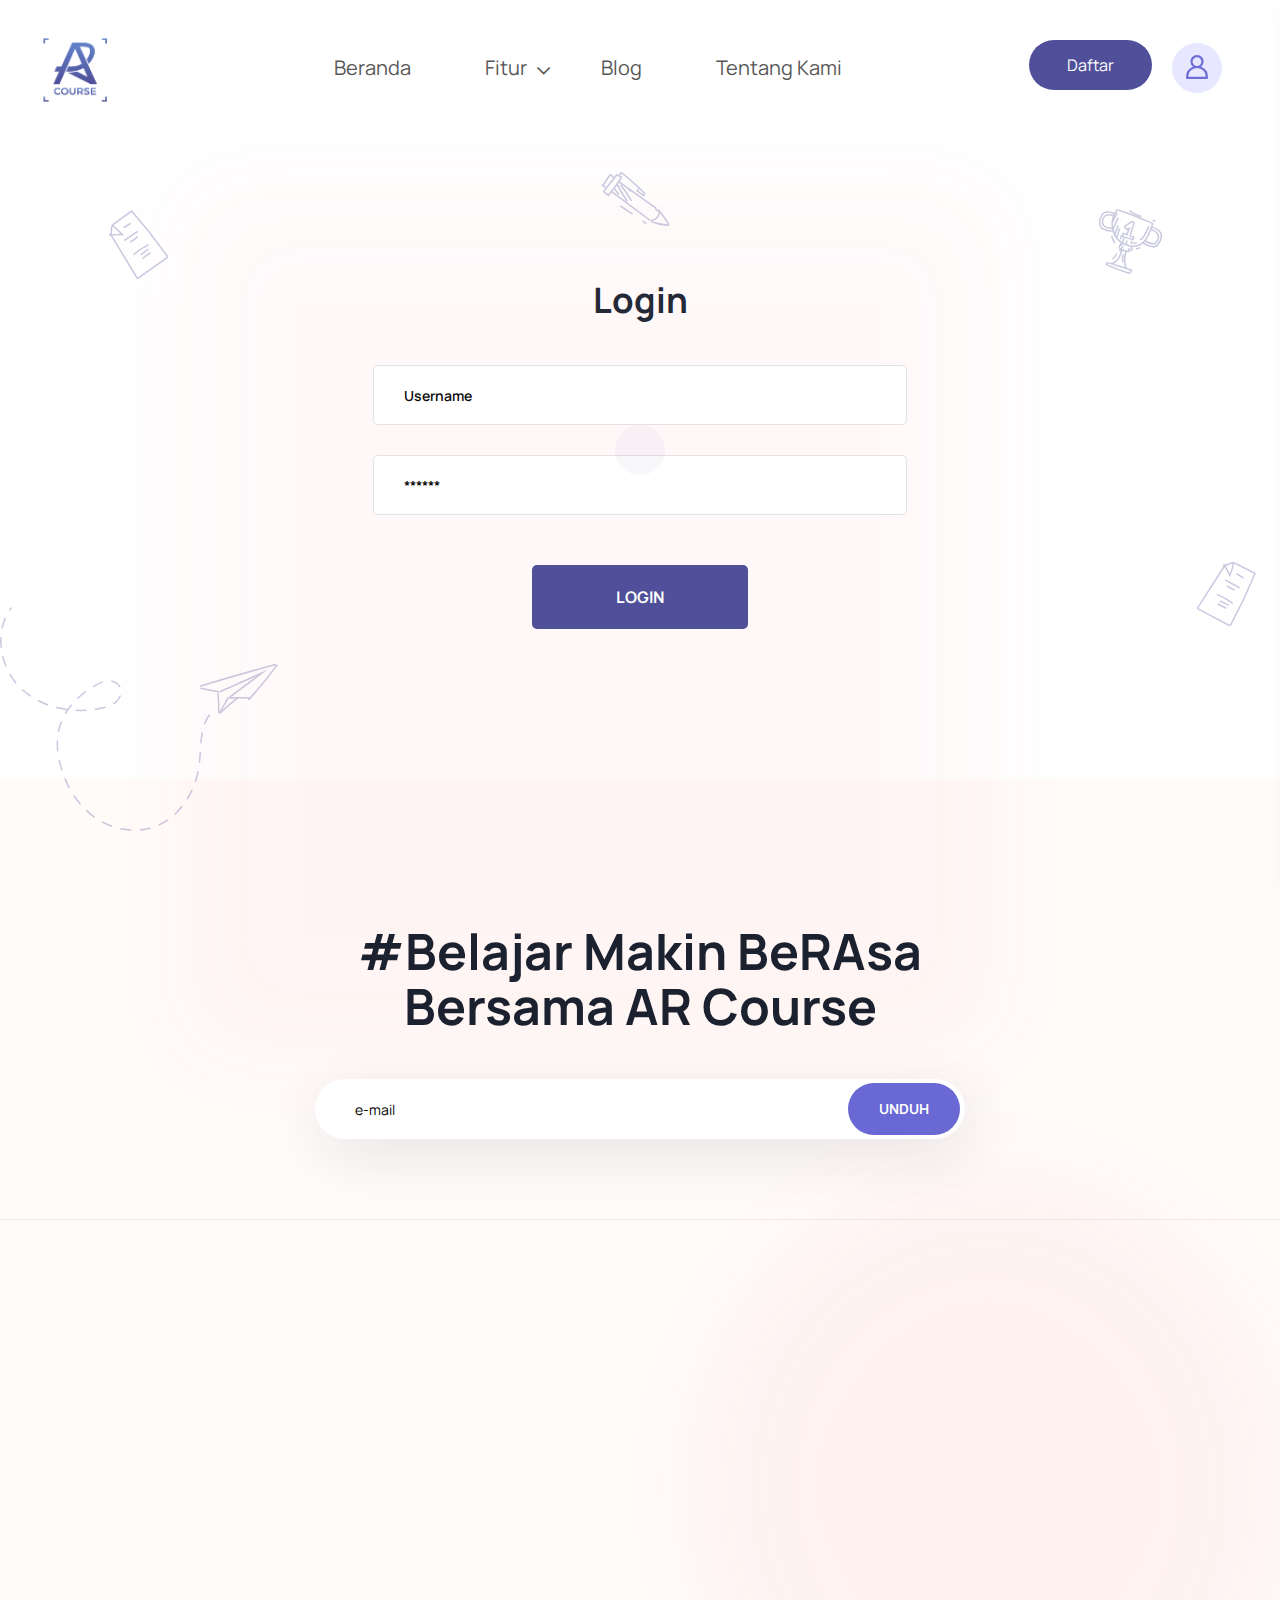
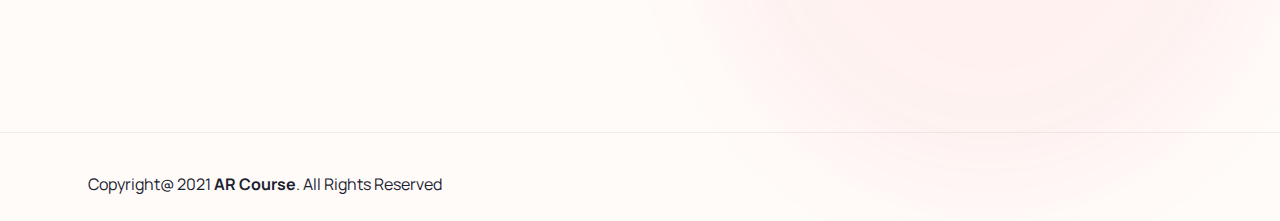
<file: login.html>
<!DOCTYPE html>
<html class="no-js" lang="en">

<head>
    <meta charset="utf-8">
    <meta http-equiv="x-ua-compatible" content="ie=edge">
    <title>AR Course - #BelajAR Makin BeRAsa</title>
    <meta name="keywords"
          content="online education, e-learning, coaching, education, teaching, learning">
    <meta name="description"
          content="AR Course is a e-learnibg HTML template for all kinds of education, coaching, online education website">
    <meta name="viewport" content="width=device-width, initial-scale=1">

    <link rel="manifest" href="site.webmanifest">
    <link rel="shortcut icon" type="image/x-icon" href="assets/img/logo/AR-Course-1.png">
    <!-- Place favicon.ico in the root directory -->

    <!-- CSS here -->
    <link rel="stylesheet" href="assets/css/bootstrap.min.css">
    <link rel="stylesheet" href="assets/css/owl.carousel.min.css">
    <link rel="stylesheet" href="assets/css/animate.css">
    <link rel="stylesheet" href="assets/css/magnific-popup.css">
    <link rel="stylesheet" href="assets/css/all.min.css">
    <link rel="stylesheet" href="assets/css/flaticon.css">
    <link rel="stylesheet" href="assets/css/font.css">
    <link rel="stylesheet" href="assets/css/metisMenu.css">
    <link rel="stylesheet" href="assets/css/nice-select.css">
    <link rel="stylesheet" href="assets/css/slick.css">
    <link rel="stylesheet" href="assets/css/spacing.css">
    <link rel="stylesheet" href="assets/css/main.css">
</head>

<body>
    <!--[if lte IE 9]>
            <p class="browserupgrade">You are using an <strong>outdated</strong> browser. Please <a href="https://browsehappy.com/">upgrade your browser</a> to improve your experience and security.</p>
        <![endif]-->

    <!-- Add your site or application content here -->
    <!-- preloader -->
    <div id="preloader">
        <div class="preloader">
            <span></span>
            <span></span>
        </div>
    </div>
    <!-- preloader end  -->
    <header>
        <div id="theme-menu-two" class="main-header-area main-head-three pl-100 pr-100 pt-20 pb-15">
            <div class="container-fluid">
                <div class="row align-items-center">
                    <div class="col-xl-2">
                        <div class="logo"><a href="index.html"><img
                                     src="assets/img/logo/AR-Course-1.png" alt=""></a></div>
                    </div>
                   <div class="col-xl-7 col-lg-8 d-none d-lg-block">
                        <nav class="main-menu navbar navbar-expand-lg justify-content-center">
                            <div class="nav-container">
                                <div class="collapse navbar-collapse" id="navbarSupportedContent">
                                    <ul class="navbar-nav">
                                        
                                        <li class="nav-item">
                                            <a class="nav-link" href="index.html"
                                               id="" role="button"
                                               aria-expanded="false">Beranda</a>
                                        </li>

                                        <li class="nav-item dropdown mega-menu">
                                            <a class="nav-link dropdown-toggle" href="#"
                                               id="navbarDropdown" role="button"
                                               data-bs-toggle="dropdown" aria-expanded="false">
                                                Fitur
                                            </a>
                                            <ul class="dropdown-menu submenu mega-menu__sub-menu-box"
                                                aria-labelledby="navbarDropdown">
                                                <li><a href="modul.html"><span><img
                                                                 src="assets/img/icon/icon7.svg"
                                                                 alt=""></span>Modul</a></li>
                                                <li><a href="kuis.html"><span><img
                                                                 src="assets/img/icon/icon8.svg"
                                                                 alt=""></span>Kuis</a></li>
                                        
                                                <li><a href="karakter.html"><span><img
                                                                 src="assets/img/icon/icon10.svg"
                                                                 alt=""></span>Karakter</a></li>
                                                <li><a href="objek.html"><span><img
                                                                 src="assets/img/icon/icon11.svg"
                                                                 alt=""></span> Augmented Reality</a></li>
                                
                                            </ul>
                                        </li>
                                        
                                        <li class="nav-item">
                                            <a class="nav-link" href="blog.html"
                                               id="navbarDropdown5" role="button"
                                               aria-expanded="false">
                                                Blog
                                            </a>
                    
                                        </li>


                                        <li class="nav-item">
                                            <a class="nav-link" href="contact.html"
                                               id="navbarDropdown5" role="button"
                                               aria-expanded="false">Tentang Kami</a>
                                        </li>

                                    </ul>
                                </div>
                            </div>
                        </nav>
                    </div>
                    <div class="col-xl-3 col-lg-2 col-7">
                        <div class="right-nav d-flex align-items-center justify-content-end">
                            <div class="right-btn mr-25 mr-xs-15">
                                <ul class="d-flex align-items-center">
                                    <li><a href="https://docs.google.com/forms/d/e/1FAIpQLScVIQKRf0uR_9mWjgoSKqRGsGGf_lB1NfxWwYllfaeI1DIejQ/viewform" class="theme_btn free_btn">Daftar</a></li>
                                    <li><a class="sign-in ml-20" href="login.html"><img
                                                 src="assets/img/icon/user.svg" alt=""></a></li>
                                </ul>
                            </div>
                            <div class="hamburger-menu d-md-inline-block d-lg-none text-right">
                                <a href="javascript:void(0);">
                                    <i class="far fa-bars"></i>
                                </a>
                            </div>
                        </div>
                    </div>
                </div>
            </div>
        </div> <!-- /.theme-main-menu -->
    </header>

    <!-- slide-bar start -->
    <aside class="slide-bar">
        <div class="close-mobile-menu">
            <a href="javascript:void(0);"><i class="fas fa-times"></i></a>
        </div>

        <!-- offset-sidebar start -->
        <div class="offset-sidebar">
            <div class="offset-widget offset-logo mb-30">
                <a href="index.html">
                    <img src="assets/img/logo/AR-Course-1.png" alt="logo">
                </a>
            </div>
            <div class="offset-widget mb-40">
                <div class="info-widget">
                    <h4 class="offset-title mb-20">About Us</h4>
                    <p class="mb-30">
                        But I must explain to you how all this mistaken idea of denouncing pleasure
                        and praising pain
                        was born and will give you a complete account of the system and expound the
                        actual teachings of
                        the great explore
                    </p>
                    <a class="theme_btn theme_btn_bg" href="contact.html">Contact Us</a>
                </div>
            </div>
            <div class="offset-widget mb-30 pr-10">
                <div class="info-widget info-widget2">
                    <h4 class="offset-title mb-20">Contact Info</h4>
                    <p> <i class="fal fa-address-book"></i> 23/A, Miranda City Likaoli Prikano, Dope
                    </p>
                    <p> <i class="fal fa-phone"></i> +0989 7876 9865 9 </p>
                    <p> <i class="fal fa-envelope-open"></i> info@example.com </p>
                </div>
            </div>
        </div>
        <!-- offset-sidebar end -->

        <!-- side-mobile-menu start -->
        <nav class="side-mobile-menu">
            <ul id="mobile-menu-active">
                <li class="has-dropdown">
                    <a href="index.html">Home</a>
                    <ul class="sub-menu">
                        <li><a href="index.html">Home Style 1</a></li>
                        <li><a href="index-2.html">Home Style 2</a></li>
                        <li><a href="index-3.html">Home Style 3</a></li>
                    </ul>
                </li>
                <li><a href="about.html">About</a></li>
                <li class="has-dropdown">
                    <a href="#">Pages</a>
                    <ul class="sub-menu">
                        <li><a href="courses.html">Course One</a></li>
                        <li><a href="courses-2.html">Course Two</a></li>
                        <li><a href="blog-details.html">Courses Details</a></li>
                        <li><a href="price.html">Price</a></li>
                        <li><a href="instructor.html">Instructor</a></li>
                        <li><a href="instructor-profile.html">Instructor Profile</a></li>
                        <li><a href="faq.html">FAQ</a></li>
                    </ul>
                </li>
                <li class="has-dropdown"><a href="#">Blogs</a>
                    <ul class="sub-menu">
                        <li><a href="blog.html">Blog Grid</a></li>
                        <li><a href="blog-details.html">Blog Details</a></li>
                    </ul>
                </li>
                <li><a href="contact.html">Contacts Us</a></li>
            </ul>
        </nav>
        <!-- side-mobile-menu end -->
    </aside>
    <div class="body-overlay"></div>
    <!-- slide-bar end -->


    <main>
       
        <section class="contact-form-area pt-150 pb-120 pt-md-100 pt-xs-100 pb-md-70 pb-xs-70">
        <img class="sl-shape shape_01" src="assets/img/icon/05.svg" alt="">
            <img class="sl-shape shape_02" src="assets/img/icon/02.svg" alt="">
            <img class="sl-shape shape_03" src="assets/img/icon/04.svg" alt="">
            <img class="sl-shape shape_04" src="assets/img/icon/03a.svg" alt="">
            <img class="sl-shape shape_06" src="assets/img/icon/06.svg" alt="">
            <div class="slider-blur"></div>
            <div class="container">
                <div class="row justify-content-center align-items-center">
                    <div class="col-lg-6">
                        <div class="contact-form-wrapper text-center mb-30">
                            <h2 class="mb-45">Login</h2>
                            <form action="#" class="row gx-3 comments-form contact-form">
                                <div class="col-lg-12 mb-30">
                                    <input type="text" placeholder="Username">
                                </div>
                                <div class="col-lg-12 mb-30">
                                    <input type="password" placeholder="******">
                                </div>
                            </form>
                            <button class="theme_btn message_btn mt-20">Login</button>
                        </div>
                    </div>
                </div>
            </div>
        </section>
        <!--contact-form-area end-->
        <!-- subscribe-area start -->
        <section class="subscribe-area footer-bg border-bot pt-145 pb-50 pt-md-90 pt-xs-90">
            <div class="container">
                <div class="row justify-content-center">
                    <div class="col-xl-8">
                        <div class="subscribe-wrapper text-center mb-30">
                            <h2>#Belajar Makin BeRAsa Bersama AR Course</h2>
                            <div class="subscribe-form-box pos-rel">
                                <form class="subscribe-form">
                                    <input type="text" placeholder="e-mail">
                                </form>
                                <button class="sub_btn">Unduh</button>
                            </div>
                        </div>
                    </div>
                </div>
            </div>
        </section>
        <!-- subscribe-area end -->
    </main>
    <!--footer-area start-->
    <footer class="footer-area footer-bg pt-220 pb-25 pt-md-100 pt-xs-100">
        <div class="footer-blur"></div>
        <div class="container">
            <div class="row mb-15">
                <div class="col-xl-3 col-lg-4 col-md-6  wow fadeInUp2 animated"
                     data-wow-delay='.1s'>
                    <div class="footer__widget mb-30">
                        <div class="footer-log mb-20">
                            <a href="index.html" class="logo">
                                <img src="assets/img/logo/AR-Course-1.png" alt="">
                            </a>
                        </div>
                        <p>#Belajar Makin BeRAsa</p>
                        <div class="social-media footer__social mt-30">
                            <a href="#"><i class="fab fa-facebook-f"></i></a>
                            <a href="#"><i class="fab fa-twitter"></i></a>
                            <a href="#"><i class="fab fa-linkedin-in"></i></a>
                            <a href="#"><i class="fab fa-google-plus-g"></i></a>
                        </div>
                    </div>
                </div>
                <div class="col-xl-3 col-lg-4 col-md-6 wow fadeInUp2 animated" data-wow-delay='.3s'>
                    <div class="footer__widget mb-30 pl-40 pl-md-0 pl-xs-0">
                        <h6 class="widget-title mb-35">Contact us</h6>
                        <ul class="fot-list">
                            <li><a href="#">arcourse.id@gmail.com</a></li>
                            <li><a href="#">+62 81242215014</a></li>
                            <li><a href="#">Terms & Conditions</a></li>
                            <li><a href="#">Privacy Policy</a></li>
                        </ul>
                    </div>
                </div>
                <div class="col-xl-3 col-lg-4 col-md-6  wow fadeInUp2 animated"
                     data-wow-delay='.5s'>
                    <div class="footer__widget mb-25 pl-65 pl-md-0 pl-xs-0">
                        <h6 class="widget-title mb-35">Quick Links</h6>
                        <ul class="fot-list">
                            <li><a href="#">Tentang Kami</a></li>
                            <li><a href="#">Blog</a></li>
                            <li><a href="#">Fitur</a></li>
                            <li><a href="https://docs.google.com/forms/d/e/1FAIpQLSetSZlTMjmg8z_OffSK1XImzyihIqFsr6RYHSBLXgKJk1SQQA/viewform?usp=sf_link">Unduh</a></li>
                        </ul>
                    </div>
                </div>
                <div class="col-xl-3 col-lg-6 col-md-6  wow fadeInUp2 animated"
                     data-wow-delay='.7s'>
                    <div class="footer__widget mb-30 pl-150 pl-lg-0 pl-md-0 pl-xs-0">
                        <h6 class="widget-title mb-35">Features</h6>
                        <ul class="fot-list mb-30">
                            <li><a href="#">Beranda</a> </li>
                            <li><a href="#">Testimonial</a></li>
                            <li><a href="blog.html">Kontak</a></li>
                            <li><a href="#">Help Center</a></li>
                        </ul>
                    </div>
                </div>
            </div>
        </div>
        <div class="copy-right-area border-bot pt-40">
            <div class="container">
                <div class="row align-items-center">
                    <div class="col-lg-12">
                        <div class="copyright">
                            <h5>Copyright@ 2021 <a href="#">AR Course</a>. All Rights Reserved</h5>
                        </div>
                    </div>
                </div>
            </div>
        </div>
    </footer>
    <!--footer-area end-->




    <!-- JS here -->

    <script src="assets/js/vendor/modernizr-3.5.0.min.js"></script>
    <script src="assets/js/vendor/jquery-2.2.4.min.js"></script>
    <script src="assets/js/popper.min.js"></script>
    <script src="assets/js/bootstrap.min.js"></script>
    <script src="assets/js/owl.carousel.min.js"></script>
    <script src="assets/js/isotope.pkgd.min.js"></script>
    <script src="assets/js/slick.min.js"></script>
    <script src="assets/js/metisMenu.min.js"></script>
    <script src="assets/js/jquery.nice-select.js"></script>
    <script src="assets/js/ajax-form.js"></script>
    <script src="assets/js/wow.min.js"></script>
    <script src="assets/js/jquery.counterup.min.js"></script>
    <script src="assets/js/waypoints.min.js"></script>
    <script src="assets/js/jquery.scrollUp.min.js"></script>
    <script src="assets/js/imagesloaded.pkgd.min.js"></script>
    <script src="assets/js/jquery.magnific-popup.min.js"></script>
    <script src="assets/js/jquery.easypiechart.js"></script>
    <script src="assets/js/plugins.js"></script>
    <script src="assets/js/main.js"></script>
</body>

</html>
</file>
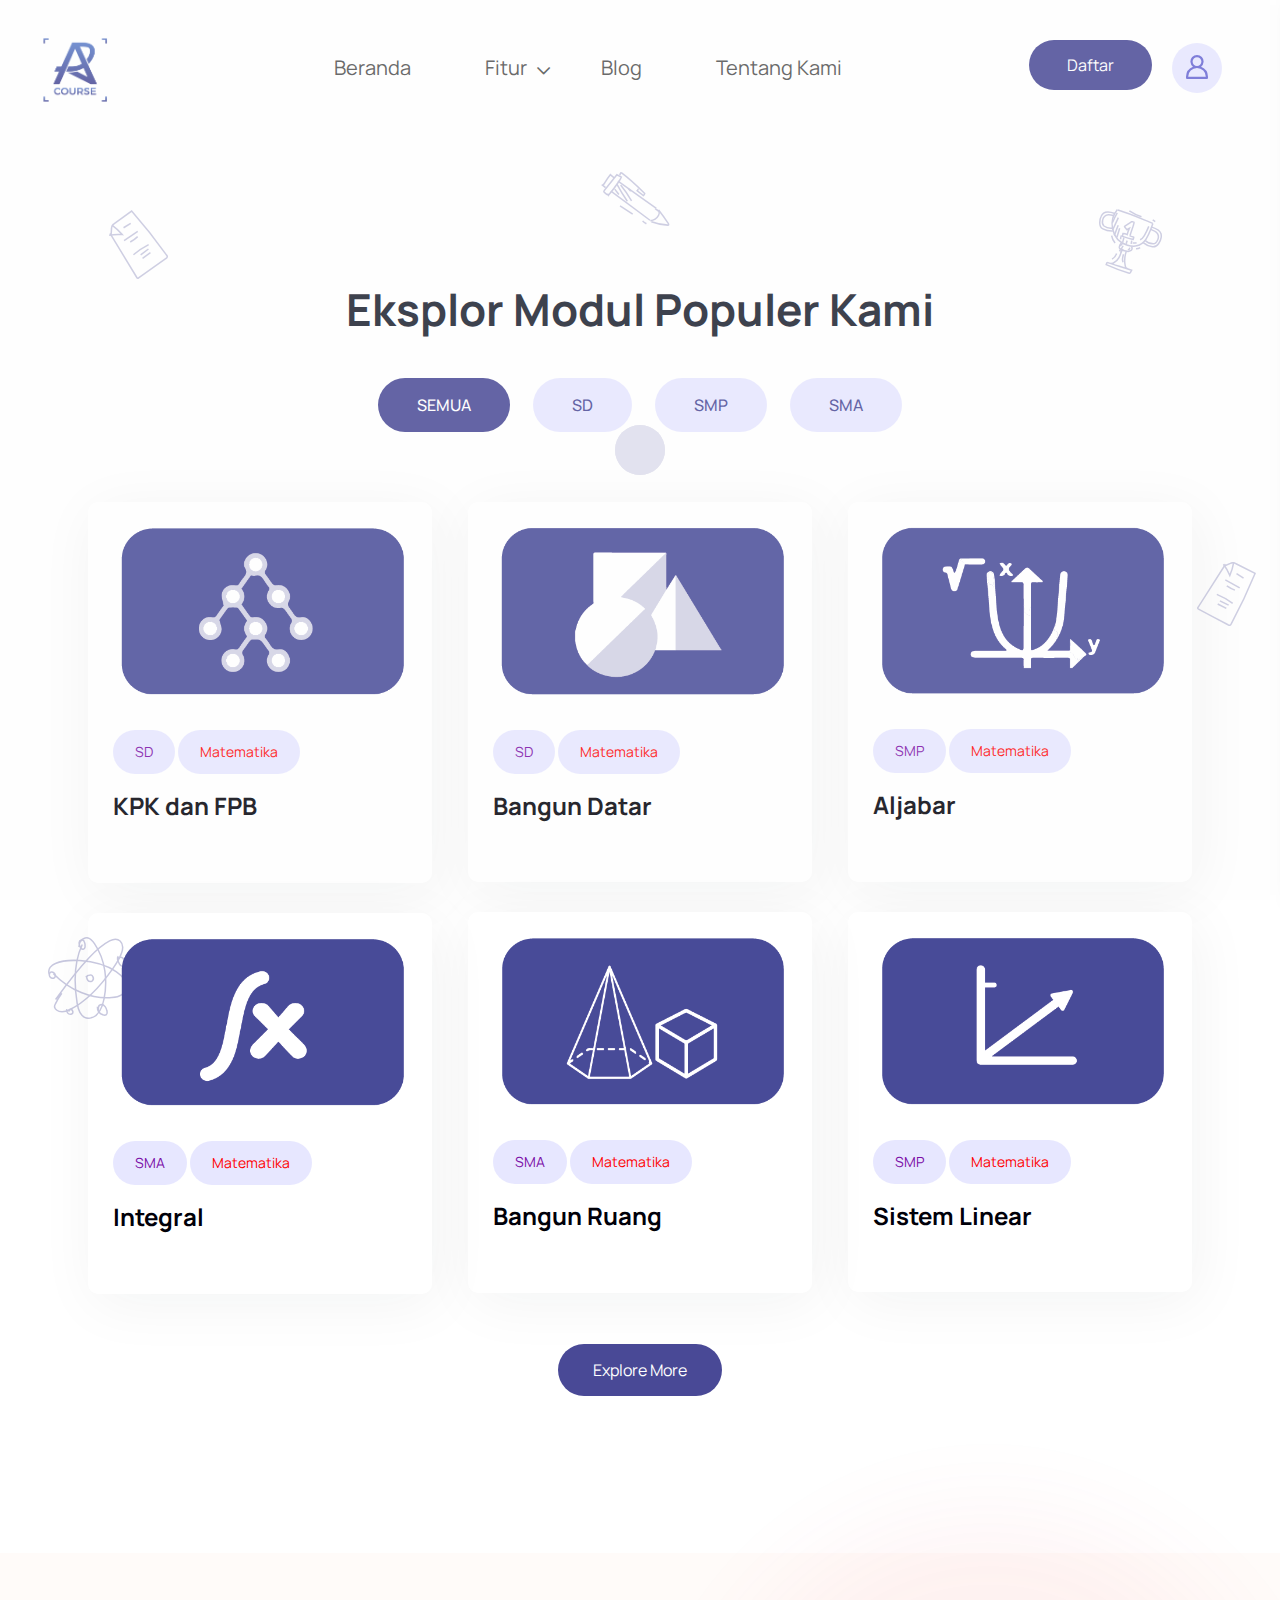
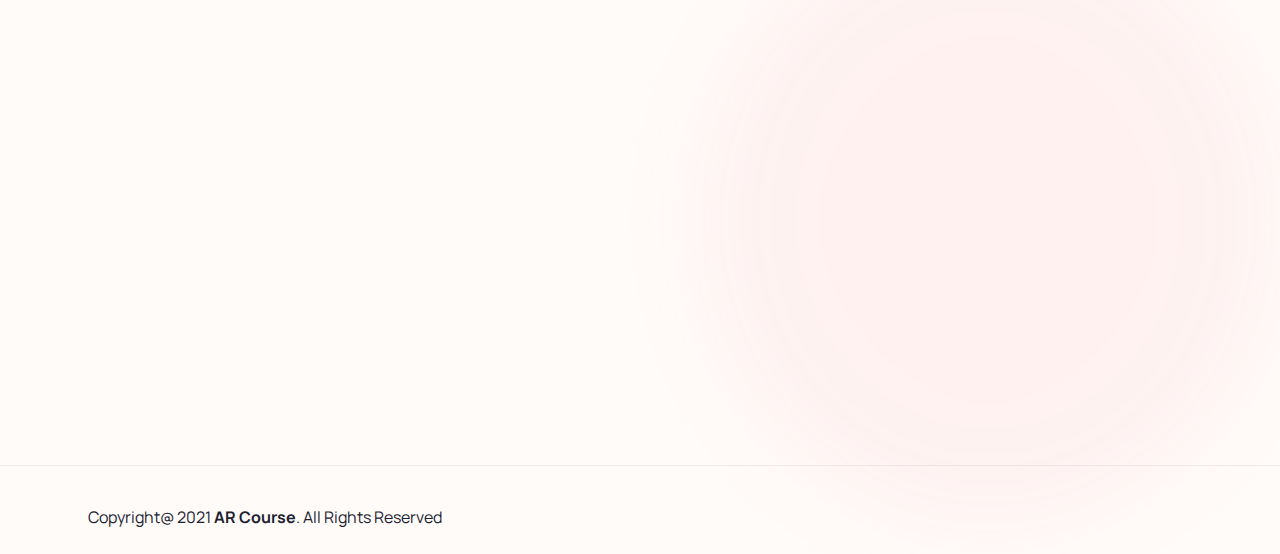
<file: modul.html>
<!DOCTYPE html>
<html class="no-js" lang="en">

<head>
    <meta charset="utf-8">
    <meta http-equiv="x-ua-compatible" content="ie=edge">
    <title>AR Course - #BelajAR Makin BeRAsa</title>
    <meta name="keywords"
          content="online education, e-learning, coaching, education, teaching, learning">
    <meta name="description"
          content="AR Course is a e-learnibg HTML template for all kinds of education, coaching, online education website">
    <meta name="viewport" content="width=device-width, initial-scale=1">

    <link rel="manifest" href="site.webmanifest">
    <link rel="shortcut icon" type="image/x-icon" href="assets/img/logo/AR-Course-1.png">
    <!-- Place favicon.ico in the root directory -->

    <!-- CSS here -->
    <link rel="stylesheet" href="assets/css/bootstrap.min.css">
    <link rel="stylesheet" href="assets/css/owl.carousel.min.css">
    <link rel="stylesheet" href="assets/css/animate.css">
    <link rel="stylesheet" href="assets/css/magnific-popup.css">
    <link rel="stylesheet" href="assets/css/all.min.css">
    <link rel="stylesheet" href="assets/css/flaticon.css">
    <link rel="stylesheet" href="assets/css/font.css">
    <link rel="stylesheet" href="assets/css/metisMenu.css">
    <link rel="stylesheet" href="assets/css/nice-select.css">
    <link rel="stylesheet" href="assets/css/slick.css">
    <link rel="stylesheet" href="assets/css/spacing.css">
    <link rel="stylesheet" href="assets/css/main.css">
</head>


<body>
    <!--[if lte IE 9]>
            <p class="browserupgrade">You are using an <strong>outdated</strong> browser. Please <a href="https://browsehappy.com/">upgrade your browser</a> to improve your experience and security.</p>
        <![endif]-->

    <!-- Add your site or application content here -->
    <!-- preloader -->
    <div id="preloader">
        <div class="preloader">
            <span></span>
            <span></span>
        </div>
    </div>
    <!-- preloader end  -->
    <header>
        <div id="theme-menu-two" class="main-header-area main-head-three pl-100 pr-100 pt-20 pb-15">
            <div class="container-fluid">
                <div class="row align-items-center">
                    <div class="col-xl-2 col-lg-2 col-5">
                        <div class="logo"><a href="index.html"><img
                                     src="assets/img/logo/AR-Course-1.png" alt=""></a></div>
                    </div>
                    <div class="col-xl-7 col-lg-8 d-none d-lg-block">
                        <nav class="main-menu navbar navbar-expand-lg justify-content-center">
                            <div class="nav-container">
                                <div class="collapse navbar-collapse" id="navbarSupportedContent">
                                    <ul class="navbar-nav">
                                        
                                        <li class="nav-item">
                                            <a class="nav-link" href="index.html"
                                               id="" role="button"
                                               aria-expanded="false">Beranda</a>
                                        </li>

                                        <li class="nav-item dropdown mega-menu">
                                            <a class="nav-link dropdown-toggle" href="#"
                                               id="navbarDropdown" role="button"
                                               data-bs-toggle="dropdown" aria-expanded="false">
                                                Fitur
                                            </a>
                                            <ul class="dropdown-menu submenu mega-menu__sub-menu-box"
                                                aria-labelledby="navbarDropdown">
                                                <li><a href="modul.html"><span><img
                                                                 src="assets/img/icon/icon7.svg"
                                                                 alt=""></span>Modul</a></li>
                                                <li><a href="kuis.html"><span><img
                                                                 src="assets/img/icon/icon8.svg"
                                                                 alt=""></span>Kuis</a></li>
                                        
                                                <li><a href="karakter.html"><span><img
                                                                 src="assets/img/icon/icon10.svg"
                                                                 alt=""></span>Karakter</a></li>
                                                <li><a href="objek.html"><span><img
                                                                 src="assets/img/icon/icon11.svg"
                                                                 alt=""></span> Augmented Reality</a></li>
                                
                                            </ul>
                                        </li>
                                        
                                       <li class="nav-item">
                                            <a class="nav-link" href="blog.html"
                                               id="navbarDropdown5" role="button"
                                               aria-expanded="false">
                                                Blog
                                            </a>
                    
                                        </li>


                                        <li class="nav-item">
                                            <a class="nav-link" href="contact.html"
                                               id="navbarDropdown5" role="button"
                                               aria-expanded="false">Tentang Kami</a>
                                        </li>

                                    </ul>
                                </div>
                            </div>
                        </nav>
                    </div>
                    <div class="col-xl-3 col-lg-2 col-7">
                        <div class="right-nav d-flex align-items-center justify-content-end">
                            <div class="right-btn mr-25 mr-xs-15">
                                <ul class="d-flex align-items-center">
                                    <li><a href="https://docs.google.com/forms/d/e/1FAIpQLScVIQKRf0uR_9mWjgoSKqRGsGGf_lB1NfxWwYllfaeI1DIejQ/viewform" class="theme_btn free_btn">Daftar</a></li>
                                    <li><a class="sign-in ml-20" href="login.html"><img
                                                 src="assets/img/icon/user.svg" alt=""></a></li>
                                </ul>
                            </div>
                            <div class="hamburger-menu d-md-inline-block d-lg-none text-right">
                                <a href="javascript:void(0);">
                                    <i class="far fa-bars"></i>
                                </a>
                            </div>
                        </div>
                    </div>
                </div>
            </div>
        </div> <!-- /.theme-main-menu -->
    </header>

    <!-- slide-bar start -->
    <aside class="slide-bar">
        <div class="close-mobile-menu">
            <a href="javascript:void(0);"><i class="fas fa-times"></i></a>
        </div>

        <!-- offset-sidebar start -->
        <div class="offset-sidebar">
            <div class="offset-widget offset-logo mb-30">
                <a href="index.html">
                    <img src="assets/img/logo/AR-Course-1.png" alt="logo">
                </a>
            </div>
            <div class="offset-widget mb-40">
                <div class="info-widget">
                    <h4 class="offset-title mb-20">About Us</h4>
                    <p class="mb-30">
                        Nikmati pengalaman belajar baru yang menyenangkan dengan menghadirkan animasi 3 dimensi langsung dihadapanmu. Sehingga fokus belajarmu <b>tidak akan teralihkan lagi</b> ke hal lainnya. </h5>
   
                    </p>
                    <a class="theme_btn theme_btn_bg" href="contact.html">Contact Us</a>
                </div>
            </div>
            <div class="offset-widget mb-30 pr-10">
                <div class="info-widget info-widget2">
                    <h4 class="offset-title mb-20">Contact Info</h4>
                    <p> <i class="fal fa-address-book"></i> Makassar, Sulawesi Selatan
                    </p>
                    <p> <i class="fal fa-phone"></i> +0989 7876 9865 9 </p>
                    <p> <i class="fal fa-envelope-open"></i> ar.courseid@gmail.com </p>
                </div>
            </div>
        </div>
        <!-- offset-sidebar end -->

        <!-- side-mobile-menu start -->
        <nav class="side-mobile-menu">
            <ul id="mobile-menu-active">
                <li>
                    <a href="index.html">Beranda</a>
                </li>
                <li class="has-dropdown">
                    <a href="#">Fitur</a>
                    <ul class="sub-menu">
                        <li><a href="modul.html">Modul</a></li>
                        <li><a href="kuis.html">Kuis</a></li>
            
                        <li><a href="karakter.html">Karakter</a></li>
                        <li><a href="objek.html">Augmented Reality</a></li>
                    </ul>
                </li>
                <li class="has-dropdown"><a href="#">Blog</a>
                    <ul class="sub-menu">
                        <li><a href="blog.html">Blog Grid</a></li>
                        <li><a href="blog-details.html">Blog Details</a></li>
                    </ul>
                </li>
                <li><a href="contact.html">Tentang Kami </a></li>
            </ul>
        </nav>
        <!-- side-mobile-menu end -->
    </aside>
    <div class="body-overlay"></div>
    <!-- slide-bar end -->


    <main>
        <!--page-title-area start-->
    
        <!--page-title-area end-->
      
        <!--great-deal-area end-->

        <!-- feature-course start -->
        <section class="feature-course pt-150 pb-130 pt-md-95 pb-md-80 pt-xs-95 pb-xs-80">
            <img class="sl-shape shape_s13" src="assets/img/icon/01.svg" alt="">
           <img class="sl-shape shape_01" src="assets/img/icon/05.svg" alt="">
            <img class="sl-shape shape_02" src="assets/img/icon/02.svg" alt="">
            <img class="sl-shape shape_03" src="assets/img/icon/04.svg" alt="">
            <img class="sl-shape shape_06" src="assets/img/icon/06.svg" alt="">
            <div class="container">
                <div class="row">
                    <div class="col-xl-12">
                        <div class="section-title text-center mb-30">

                            <h2>Eksplor Modul Populer Kami</h2>
                        </div>
                    </div>
                </div>
                <div class="row justify-content-center">
                    <div class="col-xl-12 text-center">
                        <div class="portfolio-menu mb-60">
                            <button class="gf_btn active" data-filter='*'>Semua</button>
                            <button class="gf_btn" data-filter='.cat1'>SD</button>
                            <button class="gf_btn" data-filter='.cat2'>SMP</button>
                            <button class="gf_btn" data-filter='.cat3'>SMA</button>
                          
                        </div>
                    </div>
                </div>
                <div class="grid row">
                    <div class="col-lg-4 col-md-6 grid-item cat1">
                        <div class="z-gallery mb-30">
                            <div class="z-gallery__thumb mb-20">
                                <a href="kpk.html"><img class="img-fluid"
                                         src="assets/img/course/kpk.png" alt=""></a>
                                
                            </div>
                            <div class="z-gallery__content">
                                <div class="course__tag mb-15">
                                    <span>SD</span>
                                    <span>Matematika</span>
                                    
                                </div>
                                <h4 class="sub-title mb-20"><a href="kpk.html">KPK dan FPB</a></h4>
                            </div>
                        </div>
                    </div>
                    <div class="col-lg-4 col-md-6 grid-item cat1">
                        <div class="z-gallery mb-30">
                            <div class="z-gallery__thumb mb-20">
                                <a href="blog-details.html"><img class="img-fluid"
                                         src="assets/img/course/datar.png" alt=""></a>
                    
                            </div>
                            <div class="z-gallery__content">
                                <div class="course__tag mb-15">
                                    <span>SD</span>
                                    <span>Matematika</span>
                                    
                                </div>
                                <h4 class="sub-title mb-20"><a href="blog-details.html">Bangun Datar</a></h4>
                               
                            </div>
                        </div>
                    </div>

                    <div class="col-lg-4 col-md-6 grid-item cat2">
                        <div class="z-gallery mb-30">
                            <div class="z-gallery__thumb mb-20">
                                <a href="blog-details.html"><img class="img-fluid"
                                         src="assets/img/course/alj2.png" alt=""></a>
                                
                            </div>
                            <div class="z-gallery__content">
                                <div class="course__tag mb-15">
                                    <span>SMP</span>
                                    <span>Matematika</span>
                                   
                                </div>
                                <h4 class="sub-title mb-20"><a href="blog-details.html">Aljabar</a></h4>
                               
                            </div>
                        </div>
                    </div>
                    <div class="col-lg-4 col-md-6 grid-item cat2">
                        <div class="z-gallery mb-30">
                            <div class="z-gallery__thumb mb-20">
                                <a href="blog-details.html"><img class="img-fluid"
                                         src="assets/img/course/lin.png" alt=""></a>
                               
                            </div>
                            <div class="z-gallery__content">
                                <div class="course__tag mb-15">
                                    <span>SMP</span>
                                    <span>Matematika</span>
                                    
                                </div>
                                <h4 class="sub-title mb-20"><a href="blog-details.html">Sistem Linear</a></h4>
                                
                            </div>
                        </div>
                    </div>

                    <div class="col-lg-4 col-md-6 grid-item cat3">
                        <div class="z-gallery mb-30">
                            <div class="z-gallery__thumb mb-20">
                                <a href="blog-details.html"><img class="img-fluid"
                                         src="assets/img/course/geo.png" alt=""></a>
                               
                            </div>
                            <div class="z-gallery__content">
                                <div class="course__tag mb-15">
                                    <span>SMA</span>
                                    <span>Matematika</span>
                                    
                                </div>
                                <h4 class="sub-title mb-20"><a href="blog-details.html">Bangun Ruang</a></h4>
                               
                            </div>
                        </div>
                    </div>
                    <div class="col-lg-4 col-md-6 grid-item cat3">
                        <div class="z-gallery mb-30">
                            <div class="z-gallery__thumb mb-20">
                                <a href="blog-details.html"><img class="img-fluid"
                                         src="assets/img/course/int.png" alt=""></a>
                                
                            </div>
                            <div class="z-gallery__content">
                                <div class="course__tag mb-15">
                                    <span>SMA</span>
                                    <span>Matematika</span>
                                    
                                </div>
                                <h4 class="sub-title mb-20"><a href="blog-details.html">Integral</a></h4>
                                
                            </div>
                        </div>
                    </div>
                    
                </div>
                <div class="row">
                    <div class="col-xxl-12 mt-20 text-center mb-20">
                        <a href="courses.html" class="theme_btn">Explore More</a>
                    </div>
                </div>
            </div>
        </section>
    </main>
    <!--footer-area start-->
    <!--footer-area start-->
   <!--footer-area start-->
    <footer class="footer-area footer-bg pt-220 pb-25 pt-md-100 pt-xs-100">
        <div class="footer-blur"></div>
        <div class="container">
            <div class="row mb-15">
                <div class="col-xl-3 col-lg-4 col-md-6  wow fadeInUp2 animated"
                     data-wow-delay='.1s'>
                    <div class="footer__widget mb-30">
                        <div class="footer-log mb-20">
                            <a href="index.html" class="logo">
                                <img src="assets/img/logo/AR-Course-1.png" alt="">
                            </a>
                        </div>
                        <p>#Belajar Makin BeRAsa</p>
                        <div class="social-media footer__social mt-30">
                            <a href="#"><i class="fab fa-facebook-f"></i></a>
                            <a href="#"><i class="fab fa-twitter"></i></a>
                            <a href="#"><i class="fab fa-linkedin-in"></i></a>
                            <a href="#"><i class="fab fa-google-plus-g"></i></a>
                        </div>
                    </div>
                </div>
                <div class="col-xl-3 col-lg-4 col-md-6 wow fadeInUp2 animated" data-wow-delay='.3s'>
                    <div class="footer__widget mb-30 pl-40 pl-md-0 pl-xs-0">
                        <h6 class="widget-title mb-35">Contact us</h6>
                        <ul class="fot-list">
                            <li><a href="#">arcourse.id@gmail.com</a></li>
                            <li><a href="#">+62 81242215014</a></li>
                            <li><a href="#">Terms & Conditions</a></li>
                            <li><a href="#">Privacy Policy</a></li>
                        </ul>
                    </div>
                </div>
                <div class="col-xl-3 col-lg-4 col-md-6  wow fadeInUp2 animated"
                     data-wow-delay='.5s'>
                    <div class="footer__widget mb-25 pl-65 pl-md-0 pl-xs-0">
                        <h6 class="widget-title mb-35">Quick Links</h6>
                        <ul class="fot-list">
                            <li><a href="#">Tentang Kami</a></li>
                            <li><a href="#">Blog</a></li>
                            <li><a href="#">Fitur</a></li>
                            <li><a href="https://docs.google.com/forms/d/e/1FAIpQLSetSZlTMjmg8z_OffSK1XImzyihIqFsr6RYHSBLXgKJk1SQQA/viewform?usp=sf_link">Unduh</a></li>
                        </ul>
                    </div>
                </div>
                <div class="col-xl-3 col-lg-6 col-md-6  wow fadeInUp2 animated"
                     data-wow-delay='.7s'>
                    <div class="footer__widget mb-30 pl-150 pl-lg-0 pl-md-0 pl-xs-0">
                        <h6 class="widget-title mb-35">Features</h6>
                        <ul class="fot-list mb-30">
                            <li><a href="#">Beranda</a> </li>
                            <li><a href="#">Testimonial</a></li>
                            <li><a href="blog.html">Kontak</a></li>
                            <li><a href="#">Help Center</a></li>
                        </ul>
                    </div>
                </div>
            </div>
        </div>
        <div class="copy-right-area border-bot pt-40">
            <div class="container">
                <div class="row align-items-center">
                    <div class="col-lg-12">
                        <div class="copyright">
                            <h5>Copyright@ 2021 <a href="#">AR Course</a>. All Rights Reserved</h5>
                        </div>
                    </div>
                </div>
            </div>
        </div>
    </footer>
    <!--footer-area end-->
    <!--footer-area end-->
    <!--footer-area end-->




    <!-- JS here -->

    <script src="assets/js/vendor/modernizr-3.5.0.min.js"></script>
    <script src="assets/js/vendor/jquery-2.2.4.min.js"></script>
    <script src="assets/js/popper.min.js"></script>
    <script src="assets/js/bootstrap.min.js"></script>
    <script src="assets/js/owl.carousel.min.js"></script>
    <script src="assets/js/isotope.pkgd.min.js"></script>
    <script src="assets/js/slick.min.js"></script>
    <script src="assets/js/metisMenu.min.js"></script>
    <script src="assets/js/jquery.nice-select.js"></script>
    <script src="assets/js/ajax-form.js"></script>
    <script src="assets/js/wow.min.js"></script>
    <script src="assets/js/jquery.counterup.min.js"></script>
    <script src="assets/js/waypoints.min.js"></script>
    <script src="assets/js/jquery.scrollUp.min.js"></script>
    <script src="assets/js/imagesloaded.pkgd.min.js"></script>
    <script src="assets/js/jquery.magnific-popup.min.js"></script>
    <script src="assets/js/jquery.easypiechart.js"></script>
    <script src="assets/js/plugins.js"></script>
    <script src="assets/js/main.js"></script>
</body>

</html>
</file>
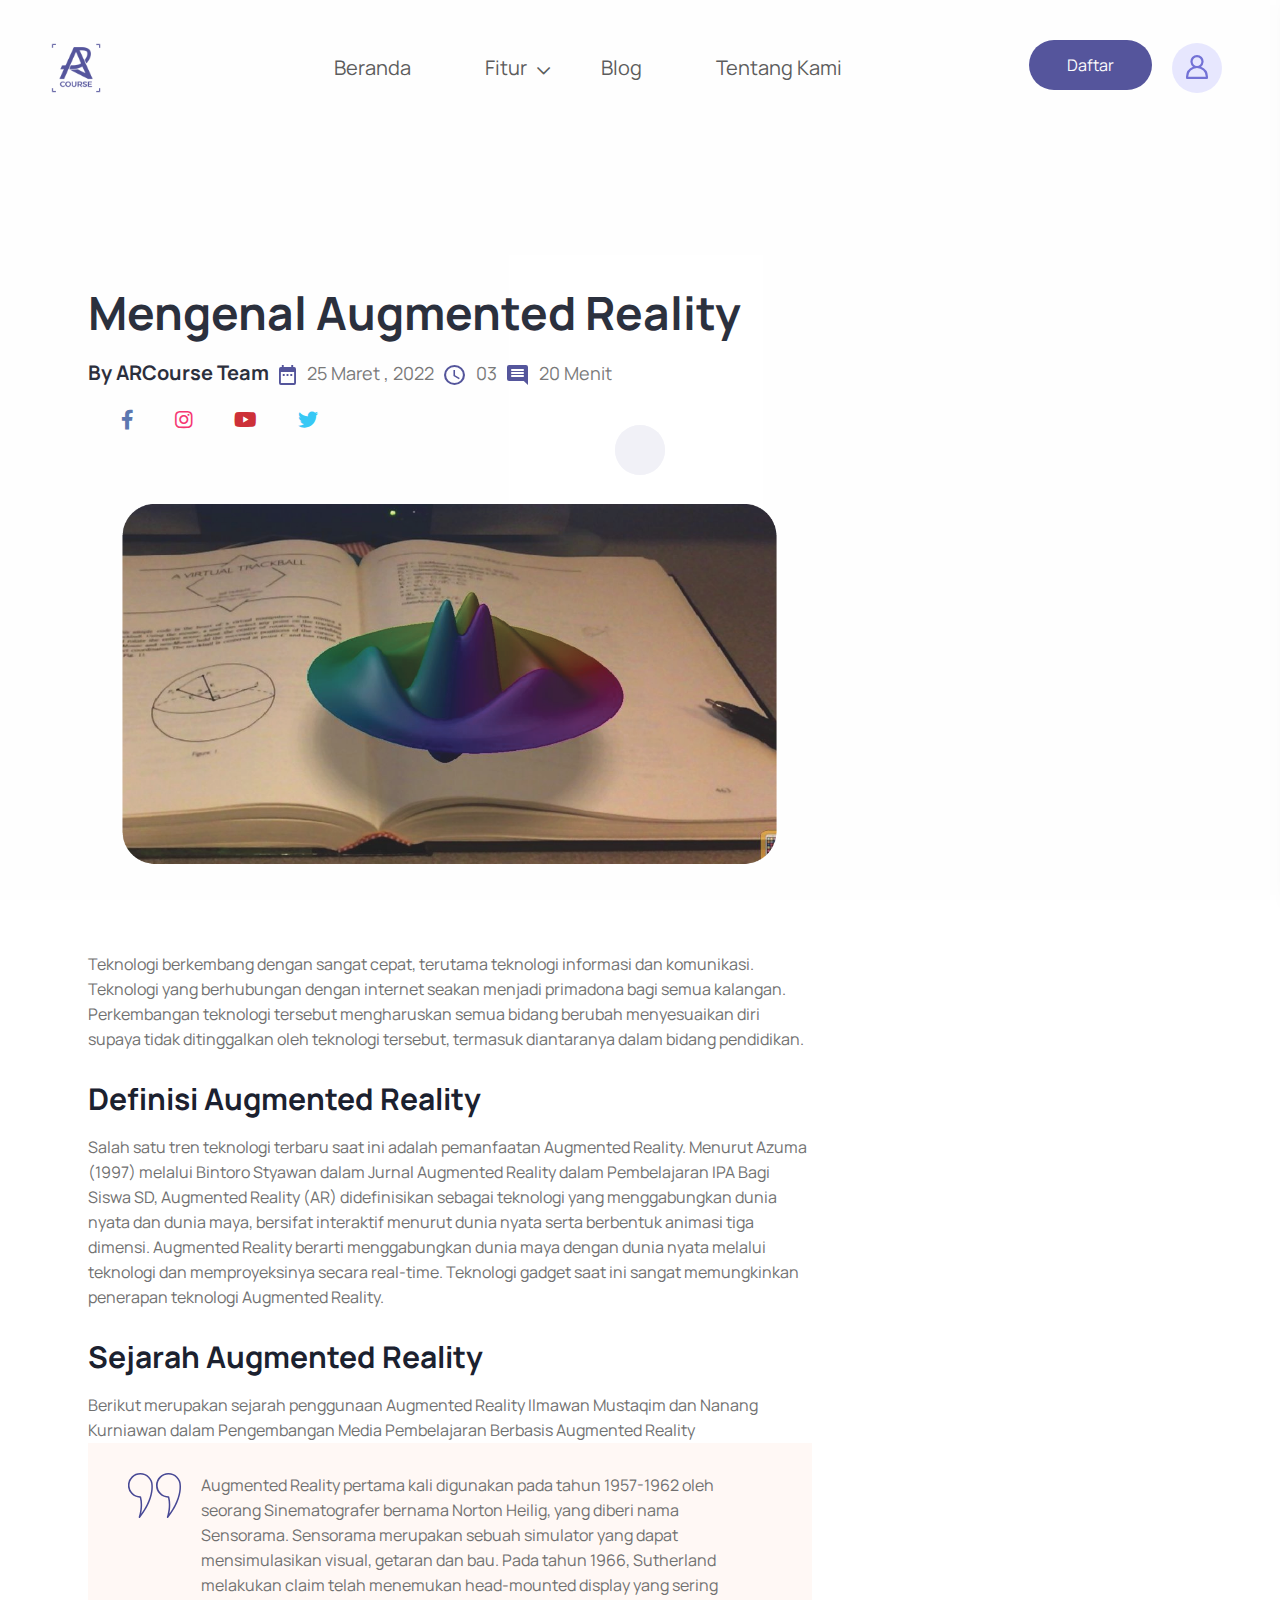
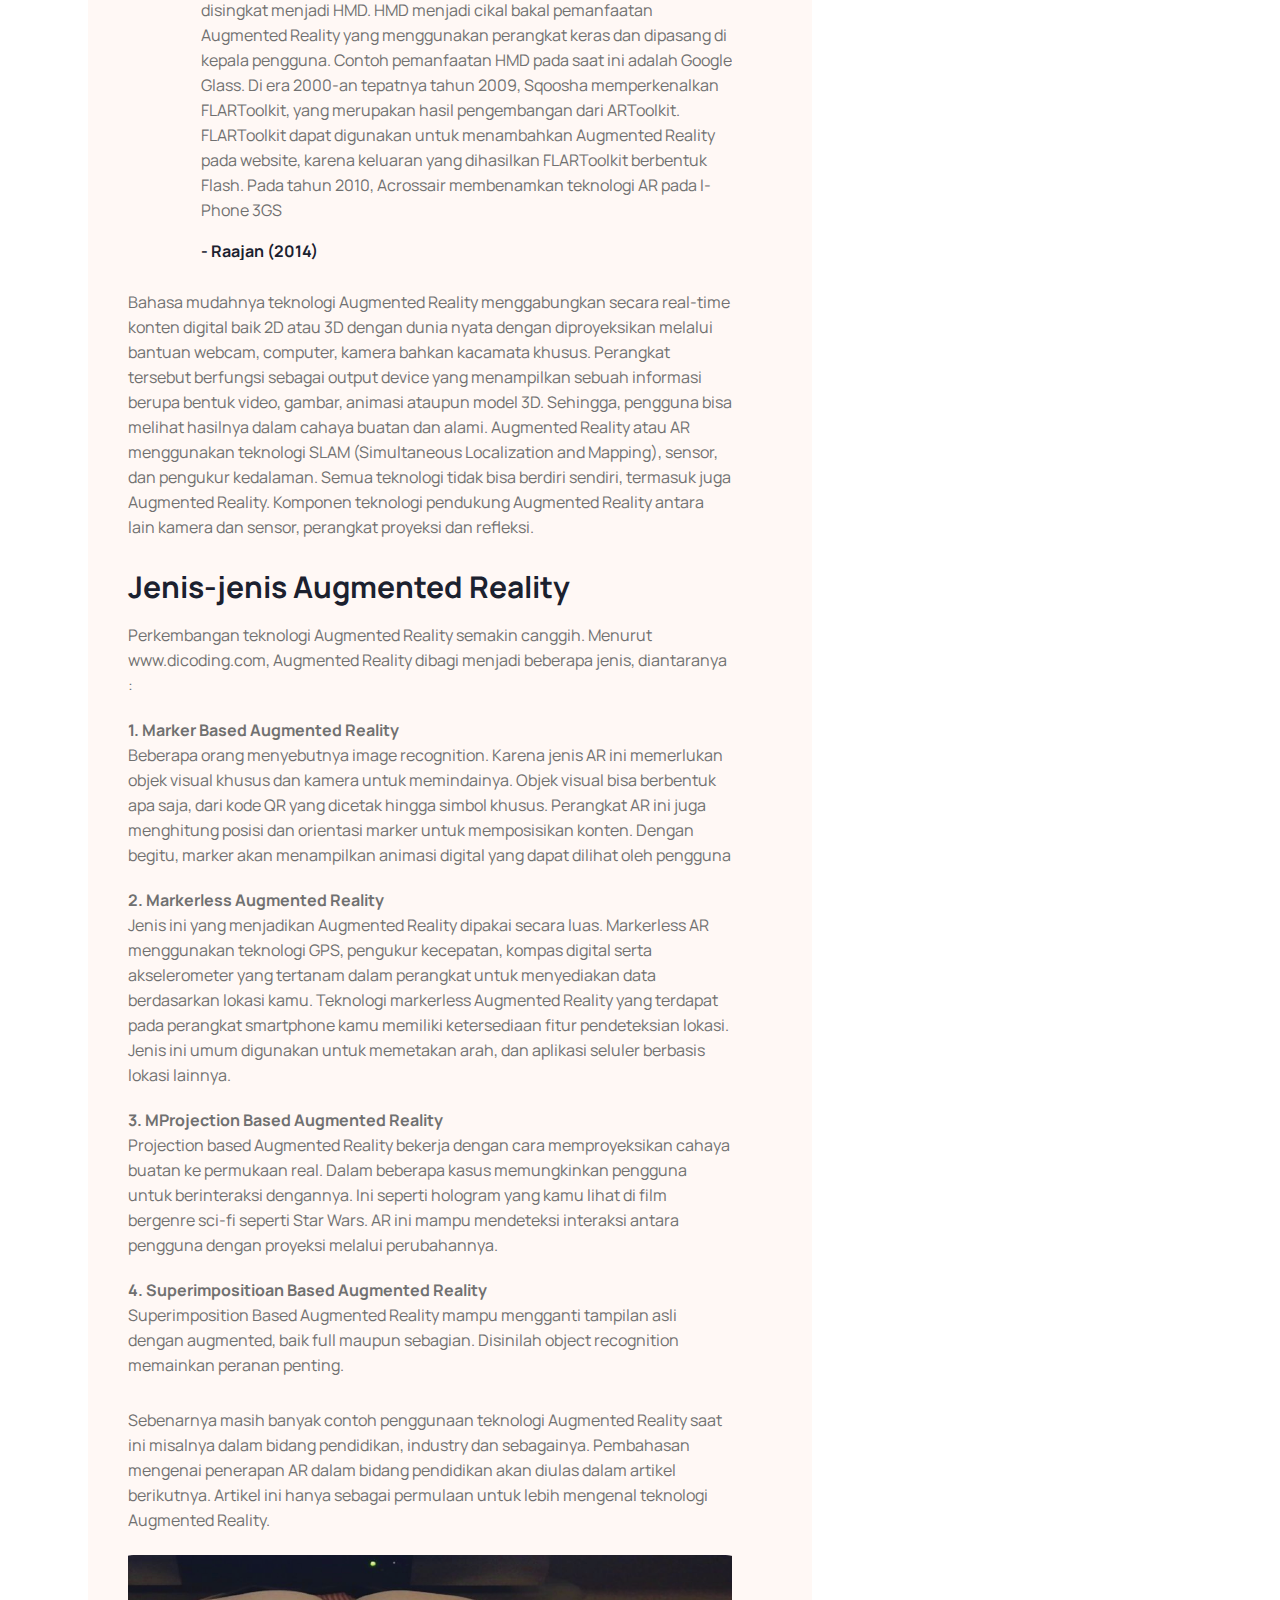
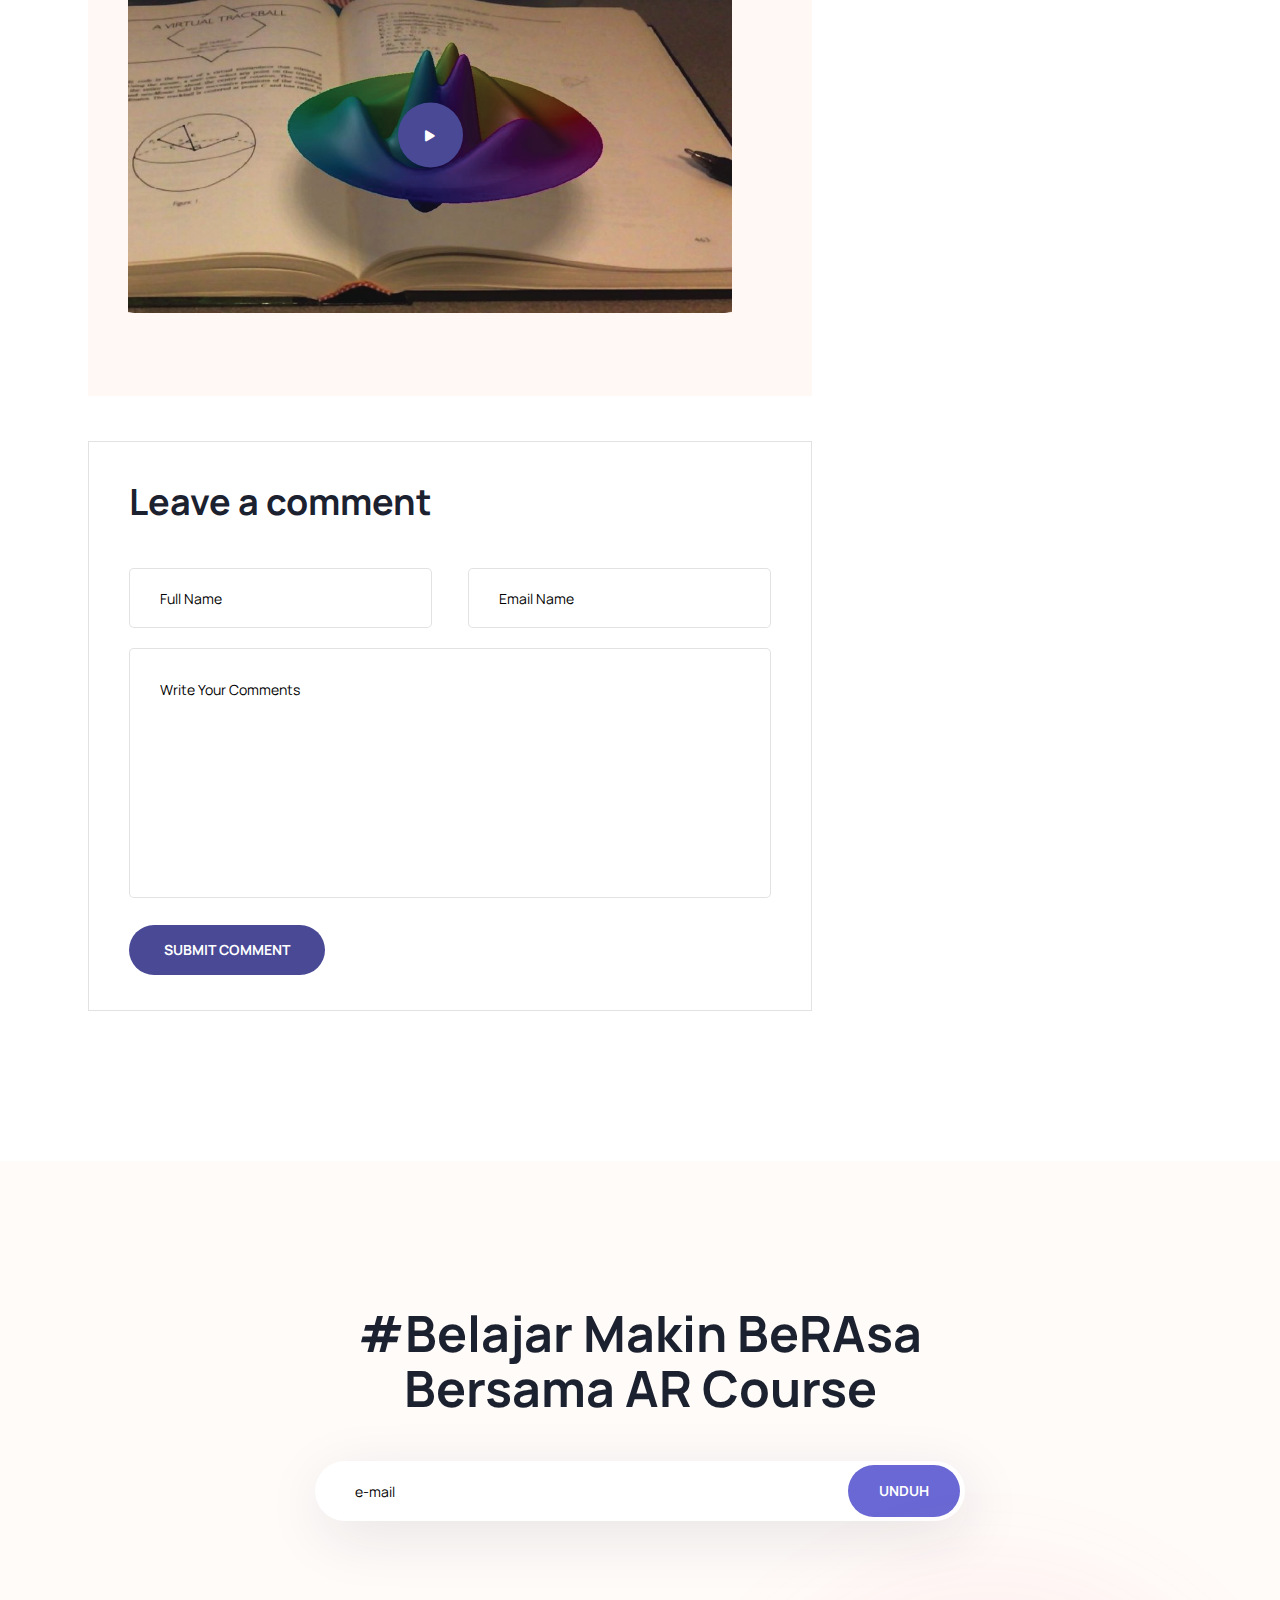
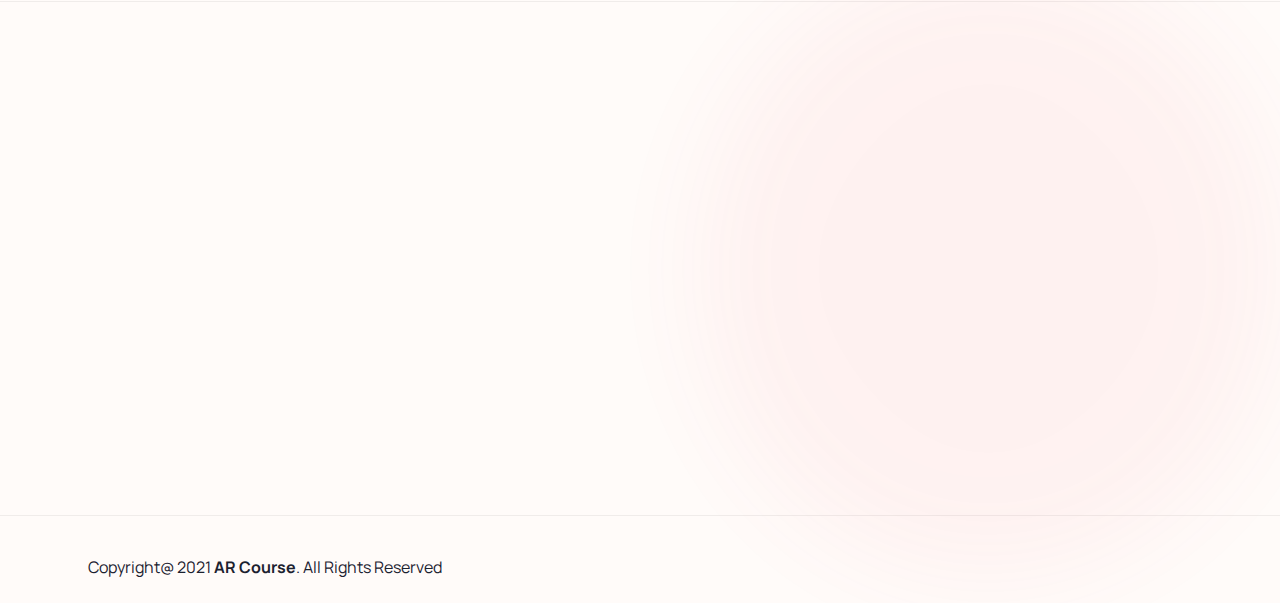
<file: home/blog1.html>
<!DOCTYPE html>
<html class="no-js" lang="en">

<head>
    <meta charset="utf-8">
    <meta http-equiv="x-ua-compatible" content="ie=edge">
    <title>AR Course - #BelajAR Makin BeRAsa</title>
    <meta name="keywords"
          content="online education, e-learning, coaching, education, teaching, learning">
    <meta name="description"
          content="AR Course is a e-learnibg HTML template for all kinds of education, coaching, online education website">
    <meta name="viewport" content="width=device-width, initial-scale=1">

    <link rel="manifest" href="site.webmanifest">
    <link rel="shortcut icon" type="image/x-icon" href="assets/img/logo/AR-Course-1.png">
    <!-- Place favicon.ico in the root directory -->

    <!-- CSS here -->
    <link rel="stylesheet" href="assets/css/bootstrap.min.css">
    <link rel="stylesheet" href="assets/css/owl.carousel.min.css">
    <link rel="stylesheet" href="assets/css/animate.css">
    <link rel="stylesheet" href="assets/css/magnific-popup.css">
    <link rel="stylesheet" href="assets/css/all.min.css">
    <link rel="stylesheet" href="assets/css/flaticon.css">
    <link rel="stylesheet" href="assets/css/font.css">
    <link rel="stylesheet" href="assets/css/metisMenu.css">
    <link rel="stylesheet" href="assets/css/nice-select.css">
    <link rel="stylesheet" href="assets/css/slick.css">
    <link rel="stylesheet" href="assets/css/spacing.css">
    <link rel="stylesheet" href="assets/css/main.css">
</head>

<body>
    <!--[if lte IE 9]>
            <p class="browserupgrade">You are using an <strong>outdated</strong> browser. Please <a href="https://browsehappy.com/">upgrade your browser</a> to improve your experience and security.</p>
        <![endif]-->

    <!-- Add your site or application content here -->
    <!-- preloader -->
    <div id="preloader">
        <div class="preloader">
            <span></span>
            <span></span>
        </div>
    </div>
    <!-- preloader end  -->
   <header>
        <div id="theme-menu-two" class="main-header-area main-head-three pl-100 pr-100 pt-20 pb-15">
            <div class="container-fluid">
                <div class="row align-items-center">
                    <div class="col-xl-2 col-lg-2 col-5">
                        <div class="logo"><a href="index.html"><img
                                     src="assets/img/logo/AR-Course.png" alt=""></a></div>
                    </div>
                    <div class="col-xl-7 col-lg-8 d-none d-lg-block">
                        <nav class="main-menu navbar navbar-expand-lg justify-content-center">
                            <div class="nav-container">
                                <div class="collapse navbar-collapse" id="navbarSupportedContent">
                                    <ul class="navbar-nav">
                                        
                                        <li class="nav-item">
                                            <a class="nav-link" href="index.html"
                                               id="" role="button"
                                               aria-expanded="false">Beranda</a>
                                        </li>

                                        <li class="nav-item dropdown mega-menu">
                                            <a class="nav-link dropdown-toggle" href="#"
                                               id="navbarDropdown" role="button"
                                               data-bs-toggle="dropdown" aria-expanded="false">
                                                Fitur
                                            </a>
                                            <ul class="dropdown-menu submenu mega-menu__sub-menu-box"
                                                aria-labelledby="navbarDropdown">
                                                <li><a href="modul.html"><span><img
                                                                 src="assets/img/icon/icon7.svg"
                                                                 alt=""></span>Modul</a></li>
                                                <li><a href="kuis.html"><span><img
                                                                 src="assets/img/icon/icon8.svg"
                                                                 alt=""></span>Kuis</a></li>
                                        
                                                <li><a href="karakter.html"><span><img
                                                                 src="assets/img/icon/icon10.svg"
                                                                 alt=""></span>Karakter</a></li>
                                                <li><a href="objek.html"><span><img
                                                                 src="assets/img/icon/icon11.svg"
                                                                 alt=""></span> Augmented Reality</a></li>
                                
                                            </ul>
                                        </li>
                                        
                                       <li class="nav-item">
                                            <a class="nav-link" href="blog.html"
                                               id="navbarDropdown5" role="button"
                                               aria-expanded="false">
                                                Blog
                                            </a>
                    
                                        </li>


                                        <li class="nav-item">
                                            <a class="nav-link" href="contact.html"
                                               id="navbarDropdown5" role="button"
                                               aria-expanded="false">Tentang Kami</a>
                                        </li>

                                    </ul>
                                </div>
                            </div>
                        </nav>
                    </div>
                    <div class="col-xl-3 col-lg-2 col-7">
                        <div class="right-nav d-flex align-items-center justify-content-end">
                            <div class="right-btn mr-25 mr-xs-15">
                                <ul class="d-flex align-items-center">
                                    <li><a href="https://docs.google.com/forms/d/e/1FAIpQLSetSZlTMjmg8z_OffSK1XImzyihIqFsr6RYHSBLXgKJk1SQQA/viewform" class="theme_btn free_btn">Daftar</a></li>
                                    <li><a class="sign-in ml-20" href="login.html"><img
                                                 src="assets/img/icon/user.svg" alt=""></a></li>
                                </ul>
                            </div>
                            <div class="hamburger-menu d-md-inline-block d-lg-none text-right">
                                <a href="javascript:void(0);">
                                    <i class="far fa-bars"></i>
                                </a>
                            </div>
                        </div>
                    </div>
                </div>
            </div>
        </div> <!-- /.theme-main-menu -->
    </header>

    <!-- slide-bar start -->
    <aside class="slide-bar">
        <div class="close-mobile-menu">
            <a href="javascript:void(0);"><i class="fas fa-times"></i></a>
        </div>

        <!-- offset-sidebar start -->
        <div class="offset-sidebar">
            <div class="offset-widget offset-logo mb-30">
                <a href="index.html">
                    <img src="assets/img/logo/AR-Course-1.png" alt="logo">
                </a>
            </div>
            <div class="offset-widget mb-40">
                <div class="info-widget">
                    <h4 class="offset-title mb-20">About Us</h4>
                    <p class="mb-30">
                        But I must explain to you how all this mistaken idea of denouncing pleasure
                        and praising pain
                        was born and will give you a complete account of the system and expound the
                        actual teachings of
                        the great explore
                    </p>
                    <a class="theme_btn theme_btn_bg" href="contact.html">Contact Us</a>
                </div>
            </div>
            <div class="offset-widget mb-30 pr-10">
                <div class="info-widget info-widget2">
                    <h4 class="offset-title mb-20">Contact Info</h4>
                    <p> <i class="fal fa-address-book"></i> 23/A, Miranda City Likaoli Prikano, Dope
                    </p>
                    <p> <i class="fal fa-phone"></i> +0989 7876 9865 9 </p>
                    <p> <i class="fal fa-envelope-open"></i> info@example.com </p>
                </div>
            </div>
        </div>
        <!-- offset-sidebar end -->

        <!-- side-mobile-menu start -->
        <nav class="side-mobile-menu">
            <ul id="mobile-menu-active">
                <li>
                    <a href="index.html">Beranda</a>
                </li>
                <li class="has-dropdown">
                    <a href="#">Fitur</a>
                    <ul class="sub-menu">
                        <li><a href="index.html">Modul</a></li>
                        <li><a href="index.html">Kuis</a></li>
                        <li><a href="index.html">Koin</a></li>
                        <li><a href="index.html">Karakter</a></li>
                        <li><a href="index.html">Augmented Reality</a></li>
                    </ul>
                </li>
                <li class="has-dropdown"><a href="#">Blog</a>
                    <ul class="sub-menu">
                        <li><a href="blog.html">Blog Grid</a></li>
                        <li><a href="blog-details.html">Blog Details</a></li>
                    </ul>
                </li>
                <li><a href="contact.html">Tentang Kami </a></li>
            </ul>
        </nav>
        <!-- side-mobile-menu end -->
    </aside>
    <div class="body-overlay"></div>
    <!-- slide-bar end -->


    <main>
        <!--page-title-area start-->
        <!--page-title-area end-->
        <!-- blog-details-area start -->
        <section class="blog-details-area pt-150 pb-105 pt-md-100 pb-md-55 pt-xs-100 pb-xs-55">
            <div class="container">
                <div class="row">
                    <div class="col-lg-8">
                        <div class="blog-details-box mb-45">
                            <h2>Mengenal Augmented Reality</h2>
                            <ul class="blogs__meta mb-30">
                                <li><span class="blog-author">By ARCourse Team</span></li>
                                <li><span><img src="assets/img/icon/material-date-range.svg"
                                             alt="mate-date"> 25 Maret , 2022</span></li>
                                <li><span><img src="assets/img/icon/material-access-time.svg"
                                             alt="mate-date"> 03</span></li>
                                <li> <span><img src="assets/img/icon/material-comment.svg"
                                             alt="mate-date"> 20 Menit</span></li>
                                <li>
                                    <div class="social-media blog-details-social">
                                        <a href="#"><i class="fab fa-facebook-f"></i></a>
                                        <a href="#"><i class="fab fa-instagram"></i></a>
                                        <a href="#"><i class="fab fa-youtube"></i></a>
                                        <a href="#"><i class="fab fa-twitter"></i></a>
                                    </div>
                                </li>
                            </ul>
                            <img class="img-fluid blog-details-img mb-35"
                                 src="assets/img/blog/blog1_cov.png" alt="blog-details-img">
                            <p class="mt-30">Teknologi berkembang dengan sangat cepat, terutama teknologi informasi dan komunikasi. Teknologi yang berhubungan dengan internet seakan menjadi primadona bagi semua kalangan. Perkembangan teknologi tersebut mengharuskan semua bidang berubah menyesuaikan diri supaya tidak ditinggalkan oleh teknologi tersebut, termasuk diantaranya dalam bidang pendidikan.</p>
                        
                         <h3 class="blog-details-title mt-30 mb-20">Definisi Augmented Reality </h3>
                            <p>Salah satu tren teknologi terbaru saat ini adalah pemanfaatan Augmented Reality. Menurut Azuma (1997) melalui Bintoro Styawan dalam Jurnal  Augmented Reality dalam Pembelajaran IPA Bagi Siswa SD, Augmented Reality (AR) didefinisikan sebagai teknologi yang menggabungkan dunia nyata dan dunia maya, bersifat interaktif menurut dunia nyata serta berbentuk animasi tiga dimensi. Augmented Reality berarti menggabungkan dunia maya dengan dunia nyata melalui teknologi dan memproyeksinya secara real-time. Teknologi gadget saat ini sangat memungkinkan penerapan teknologi Augmented Reality.</p>

                            <h3 class="blog-details-title mt-30 mb-20">Sejarah Augmented Reality </h3>
                            <p>Berikut merupakan sejarah penggunaan Augmented Reality Ilmawan Mustaqim dan Nanang Kurniawan dalam Pengembangan Media Pembelajaran Berbasis Augmented Reality</p>
                            <div class="blog-quote-box mb-45">
                            <div class="quote-icon">
                                <img src="assets/img/icon/quote.svg" alt="quote-icon">
                            </div>
                            <div class="quote__text">
                                <p>Augmented Reality pertama kali digunakan pada tahun 1957-1962 oleh seorang Sinematografer bernama Norton Heilig, yang diberi nama Sensorama. Sensorama merupakan sebuah simulator yang dapat mensimulasikan visual, getaran dan bau. Pada tahun 1966, Sutherland melakukan claim telah menemukan head-mounted display yang sering disingkat menjadi HMD. HMD menjadi cikal bakal pemanfaatan Augmented Reality yang menggunakan perangkat keras dan dipasang di kepala pengguna. Contoh pemanfaatan HMD pada saat ini adalah Google Glass. Di era 2000-an tepatnya tahun 2009, Sqoosha memperkenalkan FLARToolkit, yang merupakan hasil pengembangan dari ARToolkit. FLARToolkit dapat digunakan untuk menambahkan Augmented Reality pada website, karena keluaran yang dihasilkan FLARToolkit berbentuk Flash. Pada tahun 2010, Acrossair membenamkan teknologi AR pada I-Phone 3GS</p>
                                <h6>- Raajan (2014) </h6>
                            </div>

                             <p class="mt-30">Bahasa mudahnya teknologi Augmented Reality menggabungkan secara real-time konten digital baik 2D atau 3D dengan dunia nyata dengan diproyeksikan melalui bantuan webcam, computer, kamera bahkan kacamata khusus. Perangkat tersebut berfungsi sebagai output device yang menampilkan sebuah informasi berupa bentuk video, gambar, animasi ataupun model 3D. Sehingga, pengguna bisa melihat hasilnya dalam cahaya buatan dan alami. Augmented Reality atau AR  menggunakan teknologi SLAM (Simultaneous Localization and Mapping), sensor, dan pengukur kedalaman. Semua teknologi tidak bisa berdiri sendiri, termasuk juga Augmented Reality. Komponen teknologi pendukung Augmented Reality antara lain kamera dan sensor, perangkat proyeksi dan refleksi.</p>
                             
                             <h3 class="blog-details-title mt-30 mb-20">Jenis-jenis Augmented Reality </h3>
                            <p>Perkembangan teknologi Augmented Reality semakin canggih. Menurut www.dicoding.com, Augmented Reality dibagi menjadi beberapa jenis, diantaranya :</p>
                            <p class="mt-20"><b>1. Marker Based Augmented Reality</b> </p>
                            <p>Beberapa orang menyebutnya image recognition. Karena jenis AR ini memerlukan objek visual khusus dan kamera untuk memindainya. Objek visual bisa berbentuk apa saja, dari kode QR yang dicetak hingga simbol khusus. Perangkat AR ini juga menghitung posisi dan orientasi marker untuk memposisikan konten. Dengan begitu, marker akan menampilkan animasi digital yang dapat dilihat oleh pengguna</p>

                            <p class="mt-20"><b>2. Markerless Augmented Reality</b> </p>
                            <p>Jenis ini yang menjadikan Augmented Reality dipakai secara luas. Markerless AR menggunakan teknologi GPS, pengukur kecepatan, kompas digital serta akselerometer yang tertanam dalam perangkat untuk menyediakan data berdasarkan lokasi kamu. Teknologi markerless Augmented Reality yang terdapat pada perangkat smartphone kamu memiliki ketersediaan fitur pendeteksian lokasi. Jenis ini umum digunakan untuk memetakan arah, dan aplikasi seluler berbasis lokasi lainnya.</p>

                            <p class="mt-20"><b>3. MProjection Based Augmented Reality</b> </p>
                            <p>Projection based Augmented Reality bekerja dengan cara memproyeksikan cahaya buatan ke permukaan real. Dalam beberapa kasus memungkinkan pengguna untuk berinteraksi dengannya. Ini seperti hologram yang kamu lihat di film bergenre sci-fi seperti Star Wars. AR ini mampu mendeteksi interaksi antara pengguna dengan proyeksi melalui perubahannya.</p>

                            <p class="mt-20"><b>4. Superimpositioan Based Augmented Reality</b> </p>
                            <p>Superimposition Based Augmented Reality mampu mengganti tampilan asli dengan augmented, baik full maupun sebagian. Disinilah object recognition memainkan peranan penting.</p>

                            <p class="mt-30">Sebenarnya masih banyak contoh penggunaan teknologi Augmented Reality saat ini misalnya dalam bidang pendidikan, industry dan sebagainya. Pembahasan mengenai penerapan AR dalam bidang pendidikan akan diulas dalam artikel berikutnya. Artikel ini hanya sebagai permulaan untuk lebih mengenal teknologi Augmented Reality.</p>

                            <div class="video-details-area mb-30"
                                 style="background-image: url(assets/img/blog/blog1_cov.png);">
                                <a href="https://www.youtube.com/watch?v=7omGYwdcS04"
                                   class="popup-video"><i class="fas fa-play"></i></a>
                            </div>


                        </div>

                        <div class="comments-form-area mb-45">
                            <h2>Leave a comment</h2>
                            <form action="#" class="row comments-form">
                                <div class="col-lg-6 mb-20">
                                    <input type="text" placeholder="Full Name">
                                </div>
                                <div class="col-lg-6 mb-20">
                                    <input type="text" placeholder="Email Name">
                                </div>
                                <div class="col-lg-12 mb-20">
                                    <textarea name="commnent" id="commnent" cols="30" rows="10"
                                              placeholder="Write Your Comments"></textarea>
                                </div>
                            </form>
                            <button class="theme_btn comment_btn">Submit Comment</button>
                        </div>
                    </div>
                </div>
            </div>
        </section>
        <!-- blog-details-area end -->
        <!-- subscribe-area start -->
        <section class="subscribe-area footer-bg border-bot pt-145 pb-50 pt-md-90 pt-xs-90">
            <div class="container">
                <div class="row justify-content-center">
                    <div class="col-xl-8">
                        <div class="subscribe-wrapper text-center mb-30">
                            <h2>#Belajar Makin BeRAsa Bersama AR Course</h2>
                            <div class="subscribe-form-box pos-rel">
                                <form class="subscribe-form">
                                    <input type="text" placeholder="e-mail">
                                </form>
                                <button class="sub_btn" href="https://drive.google.com/file/d/1eCLYJ8mPckYJur12frNBKCLQMEDAlPXa/view?usp=sharing">Unduh</button>
                            </div>
                        </div>
                    </div>
                </div>
            </div>
        </section>
        <!-- subscribe-area end -->
    </main>
    <!--footer-area start-->
   <footer class="footer-area footer-bg pt-220 pb-25 pt-md-100 pt-xs-100">
        <div class="footer-blur"></div>
        <div class="container">
            <div class="row mb-15">
                <div class="col-xl-3 col-lg-4 col-md-6  wow fadeInUp2 animated"
                     data-wow-delay='.1s'>
                    <div class="footer__widget mb-30">
                        <div class="footer-log mb-20">
                            <a href="index.html" class="logo">
                                <img src="assets/img/logo/AR-Course-1.png" alt="">
                            </a>
                        </div>
                        <p>#Belajar Makin BeRAsa</p>
                        <div class="social-media footer__social mt-30">
                            <a href="#"><i class="fab fa-facebook-f"></i></a>
                            <a href="#"><i class="fab fa-twitter"></i></a>
                            <a href="#"><i class="fab fa-linkedin-in"></i></a>
                            <a href="#"><i class="fab fa-google-plus-g"></i></a>
                        </div>
                    </div>
                </div>
                <div class="col-xl-3 col-lg-4 col-md-6 wow fadeInUp2 animated" data-wow-delay='.3s'>
                    <div class="footer__widget mb-30 pl-40 pl-md-0 pl-xs-0">
                        <h6 class="widget-title mb-35">Contact us</h6>
                        <ul class="fot-list">
                            <li><a href="#">arcourse.id@gmail.com</a></li>
                            <li><a href="#">+62 81242215014</a></li>
                            <li><a href="#">Terms & Conditions</a></li>
                            <li><a href="#">Privacy Policy</a></li>
                        </ul>
                    </div>
                </div>
                <div class="col-xl-3 col-lg-4 col-md-6  wow fadeInUp2 animated"
                     data-wow-delay='.5s'>
                    <div class="footer__widget mb-25 pl-65 pl-md-0 pl-xs-0">
                        <h6 class="widget-title mb-35">Quick Links</h6>
                        <ul class="fot-list">
                            <li><a href="#">Tentang Kami</a></li>
                            <li><a href="#">Blog</a></li>
                            <li><a href="#">Fitur</a></li>
                            <li><a href="https://docs.google.com/forms/d/e/1FAIpQLSetSZlTMjmg8z_OffSK1XImzyihIqFsr6RYHSBLXgKJk1SQQA/viewform?usp=sf_link">Unduh</a></li>
                        </ul>
                    </div>
                </div>
                <div class="col-xl-3 col-lg-6 col-md-6  wow fadeInUp2 animated"
                     data-wow-delay='.7s'>
                    <div class="footer__widget mb-30 pl-150 pl-lg-0 pl-md-0 pl-xs-0">
                        <h6 class="widget-title mb-35">Features</h6>
                        <ul class="fot-list mb-30">
                            <li><a href="#">Beranda</a> </li>
                            <li><a href="#">Testimonial</a></li>
                            <li><a href="blog.html">Kontak</a></li>
                            <li><a href="#">Help Center</a></li>
                        </ul>
                    </div>
                </div>
            </div>
        </div>
        <div class="copy-right-area border-bot pt-40">
            <div class="container">
                <div class="row align-items-center">
                    <div class="col-lg-12">
                        <div class="copyright">
                            <h5>Copyright@ 2021 <a href="#">AR Course</a>. All Rights Reserved</h5>
                        </div>
                    </div>
                </div>
            </div>
        </div>
    </footer>
    <!--footer-area end-->




    <!-- JS here -->

    <script src="assets/js/vendor/modernizr-3.5.0.min.js"></script>
    <script src="assets/js/vendor/jquery-2.2.4.min.js"></script>
    <script src="assets/js/popper.min.js"></script>
    <script src="assets/js/bootstrap.min.js"></script>
    <script src="assets/js/owl.carousel.min.js"></script>
    <script src="assets/js/isotope.pkgd.min.js"></script>
    <script src="assets/js/slick.min.js"></script>
    <script src="assets/js/metisMenu.min.js"></script>
    <script src="assets/js/jquery.nice-select.js"></script>
    <script src="assets/js/ajax-form.js"></script>
    <script src="assets/js/wow.min.js"></script>
    <script src="assets/js/jquery.counterup.min.js"></script>
    <script src="assets/js/waypoints.min.js"></script>
    <script src="assets/js/jquery.scrollUp.min.js"></script>
    <script src="assets/js/imagesloaded.pkgd.min.js"></script>
    <script src="assets/js/jquery.magnific-popup.min.js"></script>
    <script src="assets/js/jquery.easypiechart.js"></script>
    <script src="assets/js/plugins.js"></script>
    <script src="assets/js/main.js"></script>
</body>

</html>
</file>
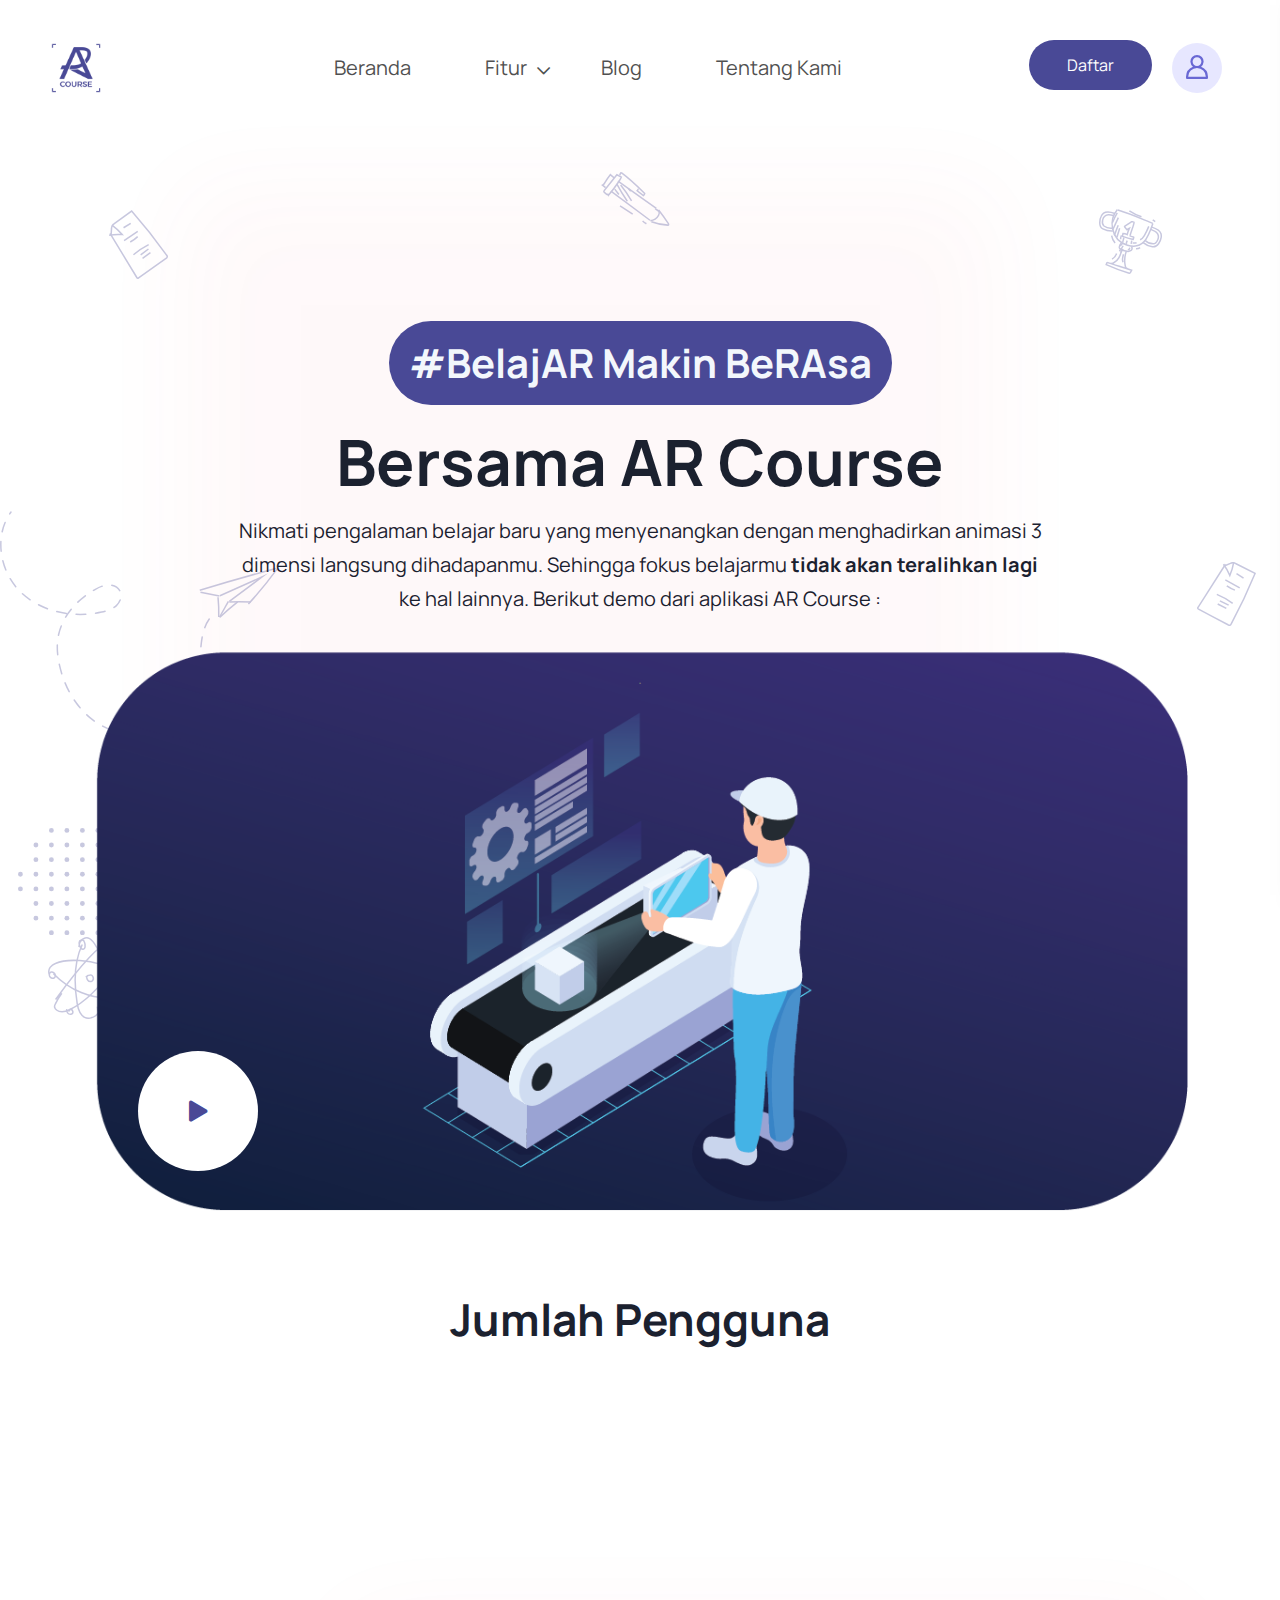
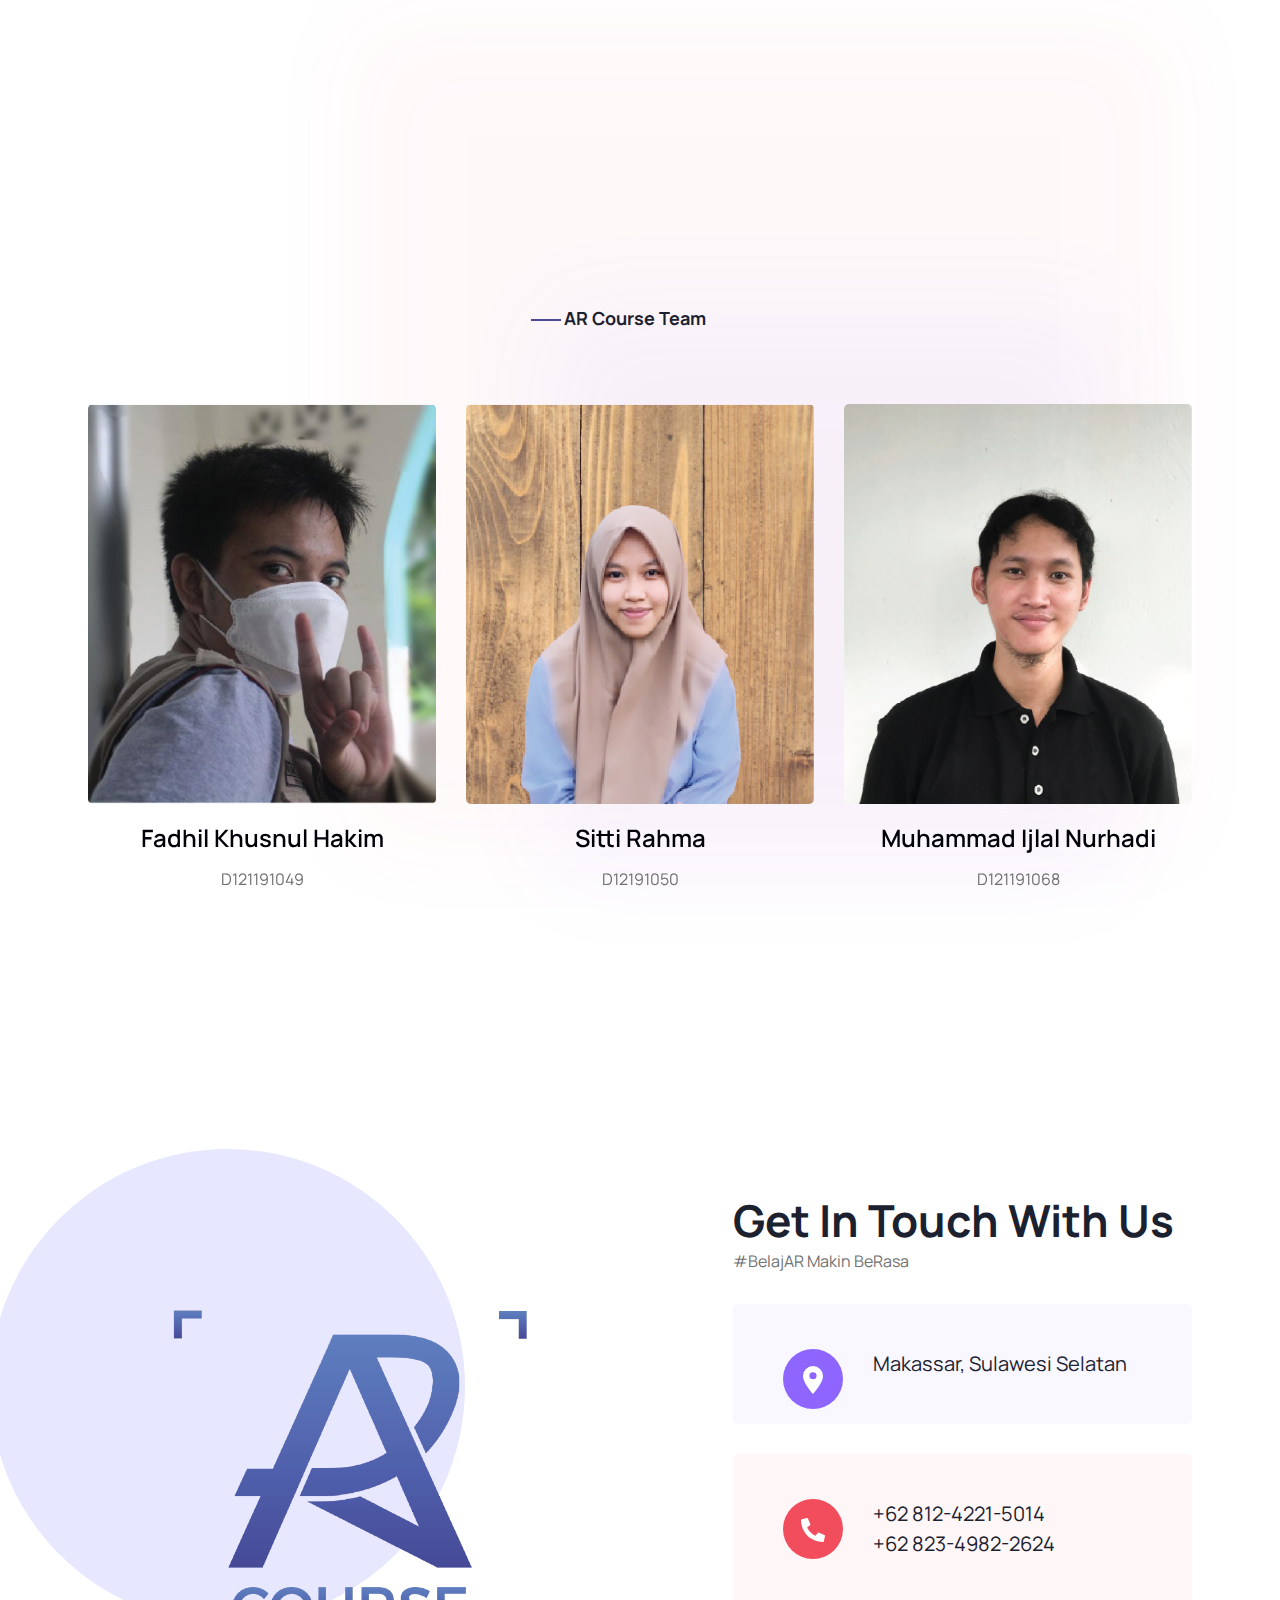
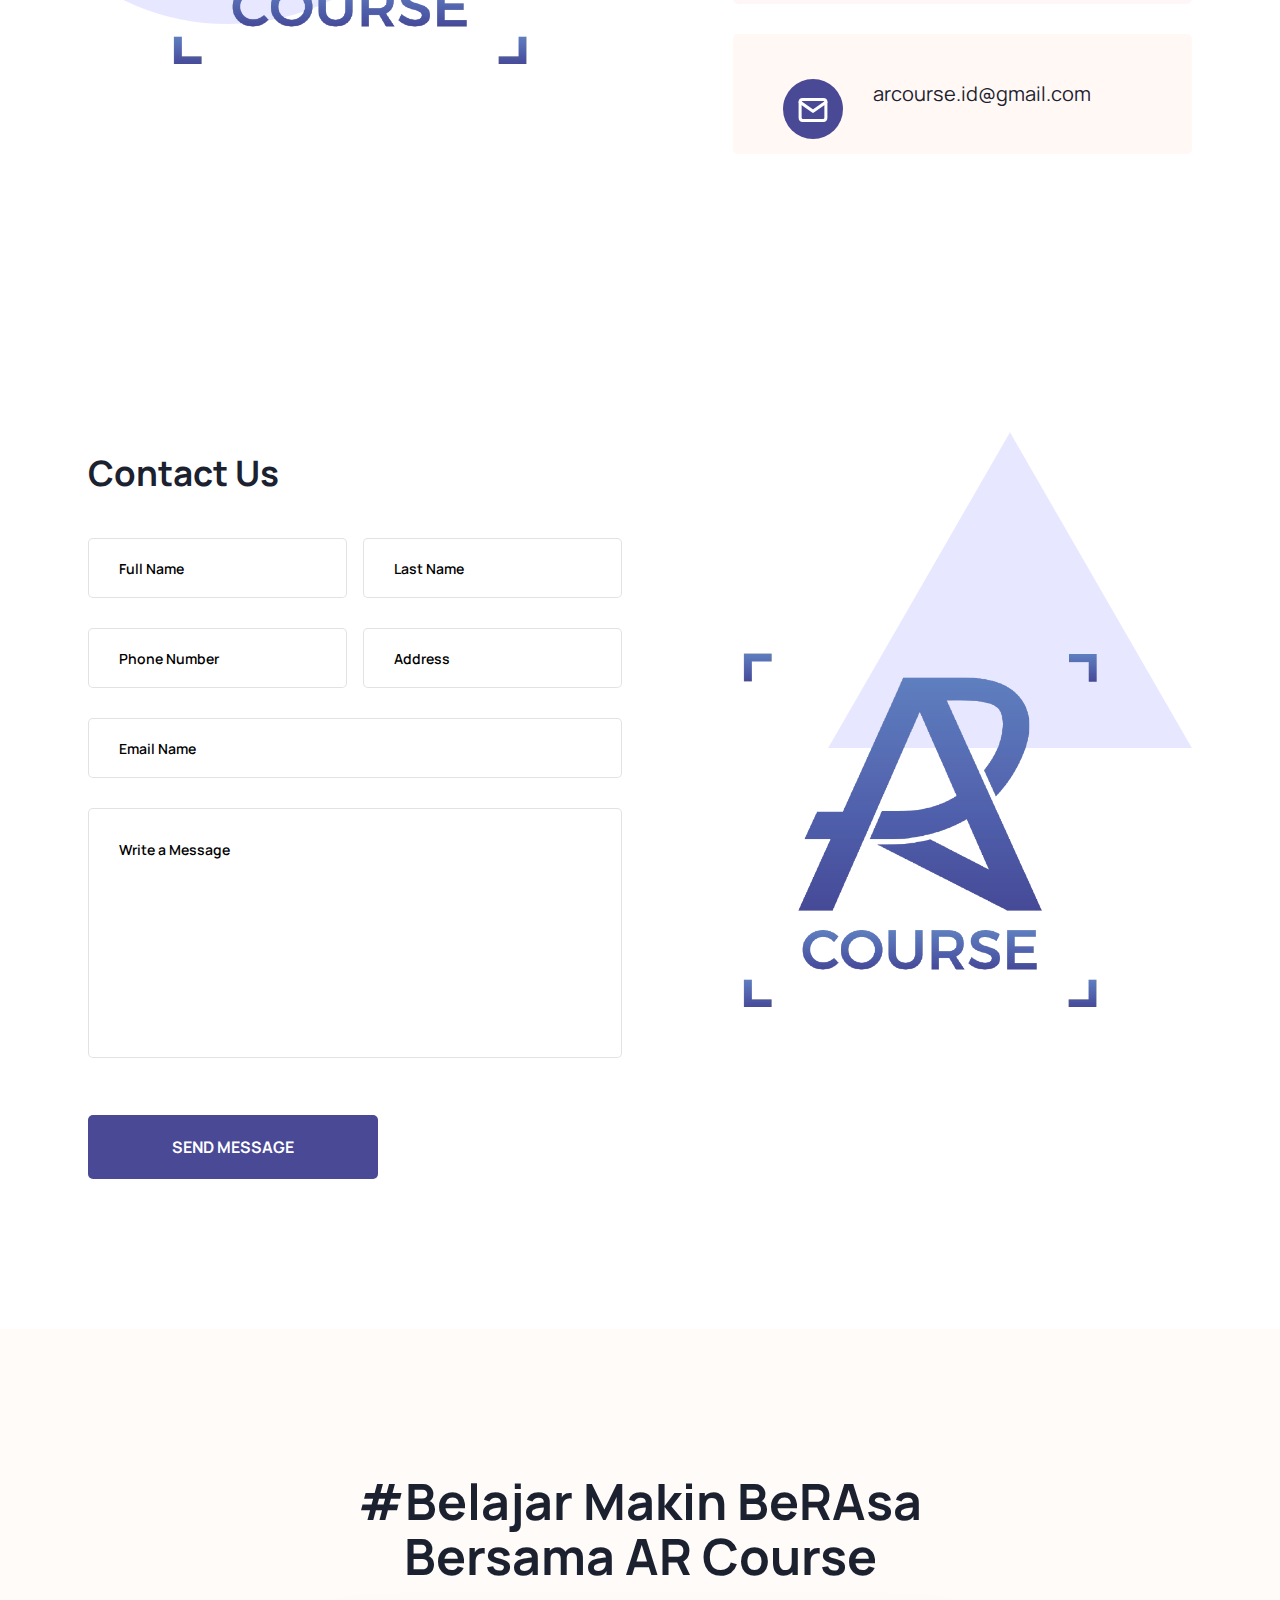
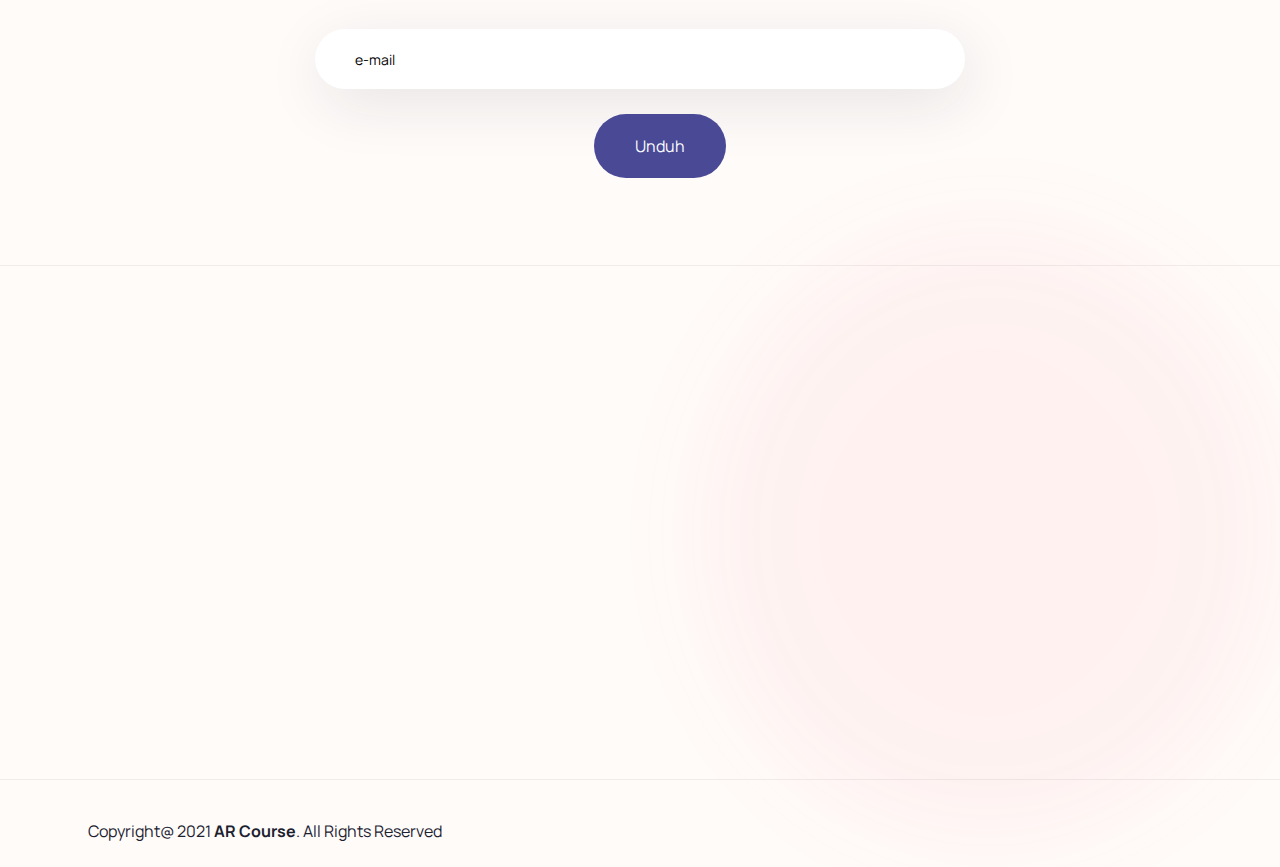
<file: home/contact.html>
<!DOCTYPE html>
<html class="no-js" lang="en">

<head>
    <meta charset="utf-8">
    <meta http-equiv="x-ua-compatible" content="ie=edge">
    <title>AR Course - #BelajAR Makin BeRAsa</title>
    <meta name="keywords"
          content="online education, e-learning, coaching, education, teaching, learning">
    <meta name="description"
          content="AR Course is a e-learnibg HTML template for all kinds of education, coaching, online education website">
    <meta name="viewport" content="width=device-width, initial-scale=1">

    <link rel="manifest" href="site.webmanifest">
    <link rel="shortcut icon" type="image/x-icon" href="assets/img/logo/AR-Course-1.png">
    <!-- Place favicon.ico in the root directory -->

    <!-- CSS here -->
    <link rel="stylesheet" href="assets/css/bootstrap.min.css">
    <link rel="stylesheet" href="assets/css/owl.carousel.min.css">
    <link rel="stylesheet" href="assets/css/animate.css">
    <link rel="stylesheet" href="assets/css/magnific-popup.css">
    <link rel="stylesheet" href="assets/css/all.min.css">
    <link rel="stylesheet" href="assets/css/flaticon.css">
    <link rel="stylesheet" href="assets/css/font.css">
    <link rel="stylesheet" href="assets/css/metisMenu.css">
    <link rel="stylesheet" href="assets/css/nice-select.css">
    <link rel="stylesheet" href="assets/css/slick.css">
    <link rel="stylesheet" href="assets/css/spacing.css">
    <link rel="stylesheet" href="assets/css/main.css">
</head>

<body>
    <!--[if lte IE 9]>
            <p class="browserupgrade">You are using an <strong>outdated</strong> browser. Please <a href="https://browsehappy.com/">upgrade your browser</a> to improve your experience and security.</p>
        <![endif]-->

    <!-- Add your site or application content here -->
    <!-- preloader -->
    <div id="preloader">
        <div class="preloader">
            <span></span>
            <span></span>
        </div>
    </div>
    <!-- preloader end  -->
    <header>
        <div id="theme-menu-two" class="main-header-area main-head-three pl-100 pr-100 pt-20 pb-15">
            <div class="container-fluid">
                <div class="row align-items-center">
                    <div class="col-xl-2 col-lg-2 col-5">
                        <div class="logo"><a href="index.html"><img
                                     src="assets/img/logo/AR-Course.png" alt=""></a></div>
                    </div>
                   <div class="col-xl-7 col-lg-8 d-none d-lg-block">
                        <nav class="main-menu navbar navbar-expand-lg justify-content-center">
                            <div class="nav-container">
                                <div class="collapse navbar-collapse" id="navbarSupportedContent">
                                    <ul class="navbar-nav">
                                        
                                        <li class="nav-item">
                                            <a class="nav-link" href="index.html"
                                               id="" role="button"
                                               aria-expanded="false">Beranda</a>
                                        </li>

                                        <li class="nav-item dropdown mega-menu">
                                            <a class="nav-link dropdown-toggle" href="#"
                                               id="navbarDropdown" role="button"
                                               data-bs-toggle="dropdown" aria-expanded="false">
                                                Fitur
                                            </a>
                                            <ul class="dropdown-menu submenu mega-menu__sub-menu-box"
                                                aria-labelledby="navbarDropdown">
                                                <li><a href="modul.html"><span><img
                                                                 src="assets/img/icon/icon7.svg"
                                                                 alt=""></span>Modul</a></li>
                                                <li><a href="kuis.html"><span><img
                                                                 src="assets/img/icon/icon8.svg"
                                                                 alt=""></span>Kuis</a></li>
                                        
                                                <li><a href="karakter.html"><span><img
                                                                 src="assets/img/icon/icon10.svg"
                                                                 alt=""></span>Karakter</a></li>
                                                <li><a href="objek.html"><span><img
                                                                 src="assets/img/icon/icon11.svg"
                                                                 alt=""></span> Augmented Reality</a></li>
                                
                                            </ul>
                                        </li>
                                        
                                        <li class="nav-item">
                                            <a class="nav-link" href="blog.html"
                                               id="navbarDropdown5" role="button"
                                               aria-expanded="false">
                                                Blog
                                            </a>
                    
                                        </li>


                                        <li class="nav-item">
                                            <a class="nav-link" href="contact.html"
                                               id="navbarDropdown5" role="button"
                                               aria-expanded="false">Tentang Kami</a>
                                        </li>

                                    </ul>
                                </div>
                            </div>
                        </nav>
                    </div>
                    <div class="col-xl-3 col-lg-2 col-7">
                        <div class="right-nav d-flex align-items-center justify-content-end">
                            <div class="right-btn mr-25 mr-xs-15">
                                <ul class="d-flex align-items-center">
                                    <li><a href="https://docs.google.com/forms/d/e/1FAIpQLSetSZlTMjmg8z_OffSK1XImzyihIqFsr6RYHSBLXgKJk1SQQA/viewform" class="theme_btn free_btn">Daftar</a></li>
                                    <li><a class="sign-in ml-20" href="login.html"><img
                                                 src="assets/img/icon/user.svg" alt=""></a></li>
                                </ul>
                            </div>
                            <div class="hamburger-menu d-md-inline-block d-lg-none text-right">
                                <a href="javascript:void(0);">
                                    <i class="far fa-bars"></i>
                                </a>
                            </div>
                        </div>
                    </div>
                </div>
            </div>
        </div> <!-- /.theme-main-menu -->
    </header>

   <!-- slide-bar start -->
    <aside class="slide-bar">
        <div class="close-mobile-menu">
            <a href="javascript:void(0);"><i class="fas fa-times"></i></a>
        </div>

        <!-- offset-sidebar start -->
        <div class="offset-sidebar">
            <div class="offset-widget offset-logo mb-30">
                <a href="index.html">
                    <img src="assets/img/logo/AR-Course-1.png" alt="logo">
                </a>
            </div>
            <div class="offset-widget mb-40">
                <div class="info-widget">
                    <h4 class="offset-title mb-20">About Us</h4>
                    <p class="mb-30">
                        Nikmati pengalaman belajar baru yang menyenangkan dengan menghadirkan animasi 3 dimensi langsung dihadapanmu. Sehingga fokus belajarmu <b>tidak akan teralihkan lagi</b> ke hal lainnya. </h5>
   
                    </p>
                    <a class="theme_btn theme_btn_bg" href="contact.html">Contact Us</a>
                </div>
            </div>
            <div class="offset-widget mb-30 pr-10">
                <div class="info-widget info-widget2">
                    <h4 class="offset-title mb-20">Contact Info</h4>
                    <p> <i class="fal fa-address-book"></i> Makassar, Sulawesi Selatan
                    </p>
                    <p> <i class="fal fa-phone"></i> +0989 7876 9865 9 </p>
                    <p> <i class="fal fa-envelope-open"></i> ar.courseid@gmail.com </p>
                </div>
            </div>
        </div>
        <!-- offset-sidebar end -->

        <!-- side-mobile-menu start -->
        <nav class="side-mobile-menu">
            <ul id="mobile-menu-active">
                <li>
                    <a href="index.html">Beranda</a>
                </li>
                <li class="has-dropdown">
                    <a href="#">Fitur</a>
                    <ul class="sub-menu">
                        <li><a href="modul.html">Modul</a></li>
                        <li><a href="kuis.html">Kuis</a></li>
            
                        <li><a href="karakter.html">Karakter</a></li>
                        <li><a href="objek.html">Augmented Reality</a></li>
                    </ul>
                </li>
                <li class="has-dropdown"><a href="#">Blog</a>
                    <ul class="sub-menu">
                        <li><a href="blog.html">Blog Grid</a></li>
                        <li><a href="blog-details.html">Blog Details</a></li>
                    </ul>
                </li>
                <li><a href="contact.html">Tentang Kami </a></li>
            </ul>
        </nav>
        <!-- side-mobile-menu end -->
    </aside>
    <div class="body-overlay"></div>
    <!-- slide-bar end -->


    <main>
     <section class="slider-area slider-three pt-120">
            <img class="sl-shape shape_s13" src="assets/img/icon/01.svg" alt="">
            <img class="sl-shape shape_01" src="assets/img/icon/05.svg" alt="">
            <img class="sl-shape shape_02" src="assets/img/icon/02.svg" alt="">
            <img class="sl-shape shape_03" src="assets/img/icon/04.svg" alt="">
            <img class="sl-shape shape_04" src="assets/img/icon/03a.svg" alt="">
            <img class="sl-shape shape_06" src="assets/img/icon/06.svg" alt="">
            <div class="slider-blur"></div>
            <div class="main-slider">
                <div class="container">
                    <div class="row justify-content-center">
                        <div class="col-lg-10">
                            <div
                                 class="slider__content slider__content__03 text-center pt-70 pr-50 pl-50">
                                <h1 class="vec-shape mb-15 wow fadeInUp2 animated"
                                    data-wow-delay='.1s'>#BelajAR Makin BeRAsa <h1>
                                <h1 class="main-title mb-10 wow fadeInUp2 animated"
                                    data-wow-delay='.1s'>Bersama AR Course </h1>
                                
                                <h5 class="mb-50 wow fadeInUp2 animated" data-wow-delay='.2s'> Nikmati pengalaman belajar baru yang menyenangkan dengan menghadirkan animasi 3 dimensi langsung dihadapanmu. Sehingga fokus belajarmu <b>tidak akan teralihkan lagi</b> ke hal lainnya. Berikut demo dari aplikasi AR Course : </h5>
 .</h5>
                            </div>
                        </div>
                        <div class="col-lg-12">
                            <div class="slider-img-area">
                                <div class="slider-img-box-three"
                                     style="background-image: url(assets/img/slider/slide3.png);">
                                    <div class="video-wrapper">
                                        <a href="https://www.youtube.com/watch?v=7omGYwdcS04"
                                           class="popup-video"><i class="fas fa-play"></i></a>
                                    </div>
                                </div>
                            </div>
                        </div>
                    </div>
                </div>
            </div>
        </section>

        <!-- why-chose-us start -->
        <section
                 class="what-looking-for pos-rel">
            <div class="why-chose-blur-bg"></div>
            <div class="container">
                
                 <div class="row justify-content-center">
                    <div class="col-xl-7">
                        <div class="section-title section-title-2 text-center mb-65">
                            
                            <h2 class="mb-20">Jumlah Pengguna</h2>
                            
                        </div>
                    </div>
                </div>
                <div class="row pl-75 pr-75 pr-lg-0 pr-md-0 pr-xs-0 pl-lg-0 pl-md-0 pl-xs-0">
                    <div class="col-lg-4 col-md-6">
                        <div class="counters text-center mb-30 wow fadeInUp2 animated"
                             data-wow-delay='.1s'>
                            <img class="icon-01 mb-35" src="assets/img/icon/school.svg" alt="">
                            <h2><span class="counter">0</span></h2>
                            <h5>Sekolah Register</h5>
                        </div>
                    </div>
                    <div class="col-lg-4 col-md-6">
                        <div class="counters count-1 text-center mb-30 wow fadeInUp2 animated"
                             data-wow-delay='.2s'>
                            <img class="icon-01 mb-35" src="assets/img/icon/city.svg" alt="">
                            <h2><span class="counter">2</span></h2>
                            <h5>Kota/Kabupaten</h5>
                        </div>
                    </div>
                    <div class="col-lg-4 col-md-6">
                        <div class="counters count-2 text-center mb-30 wow fadeInUp2 animated"
                             data-wow-delay='.3s'>
                            <img class="icon-01 mb-35" src="assets/img/icon/pengguna.svg" alt="">
                            <h2><span class="counter">15</span></h2>
                            <h5>Pengguna Aplikasi</h5>
                        </div>
                    </div>
                    
                </div>
            </div>
        </section>
        <!-- why-chose-us end -->


        <!-- course-instructor start -->
            <section class="course-instructor nav-style-two pos-rel">
                <div class="course-blur-shape"></div>
                <div class="course-bg-space pt-150 pb-120 pt-md-95 pb-md-70 pt-xs-95 pb-xs-70">
                    <div class="container">
                        <div class="row justify-content-center">
                    <div class="col-xl-6 col-lg-8">
                        <div class="section-title section-title-2 text-center mb-50">
                            <h5 class="bottom-line left-line mb-25 pl-30 pr-40">AR Course Team
                            </h5>
                          
                        </div>
                    </div>
                </div>
                        <div class="instructor-active owl-carousel">
                            <div class="item">
                                <div class="z-instructors text-center mb-30">
                                    <div class="z-instructors__thumb mb-15">
                                        <img src="assets/img/instructor/fadhil.png" alt="">
                                        <div class="social-media">
                                            <a href="#"><i class="fab fa-facebook-f"></i></a>
                                            <a href="#"><i class="fab fa-twitter"></i></a>
                                            <a href="#"><i class="fab fa-instagram"></i></a>
                                            <a href="#"><i class="fab fa-youtube"></i></a>
                                        </div>
                                    </div>
                                    <div class="z-instructors__content">
                                        <h4 class="sub-title mb-10"><a
                                               href="instructor-profile.html">Fadhil Khusnul Hakim</a></h4>
                                        <p>D121191049</p>
                                    </div>
                                </div>
                            </div>
                            <div class="item">
                                <div class="z-instructors text-center mb-30">
                                    <div class="z-instructors__thumb mb-15">
                                        <img src="assets/img/instructor/rahma.png" alt="">
                                        <div class="social-media">
                                            <a href="#"><i class="fab fa-facebook-f"></i></a>
                                            <a href="#"><i class="fab fa-twitter"></i></a>
                                            <a href="#"><i class="fab fa-instagram"></i></a>
                                            <a href="#"><i class="fab fa-youtube"></i></a>
                                        </div>
                                    </div>
                                    <div class="z-instructors__content">
                                        <h4 class="sub-title mb-10"><a
                                               href="instructor-profile.html">Sitti Rahma</a></h4>
                                        <p>D12191050</p>
                                    </div>
                                </div>
                            </div>
                            <div class="item">
                                <div class="z-instructors text-center mb-30">
                                    <div class="z-instructors__thumb mb-15">
                                        <img src="assets/img/instructor/ilal.png" alt="">
                                        <div class="social-media">
                                            <a href="#"><i class="fab fa-facebook-f"></i></a>
                                            <a href="#"><i class="fab fa-twitter"></i></a>
                                            <a href="#"><i class="fab fa-instagram"></i></a>
                                            <a href="#"><i class="fab fa-youtube"></i></a>
                                        </div>
                                    </div>
                                    <div class="z-instructors__content">
                                        <h4 class="sub-title mb-10"><a
                                               href="instructor-profile.html">Muhammad Ijlal Nurhadi</a></h4>
                                        <p>D121191068</p>
                                    </div>
                                </div>
                            </div>
                            
                         
                        </div>
                    </div>
                </div>
            </section>
            <!-- course-instructor end -->
        <!--contact-us-area start-->
        <section class="contact-us-area pt-150 pb-120 pt-md-100 pt-xs-100 pb-md-70 pb-xs-70">
            <div class="container">
                <div class="row align-items-center">
                    <div class="col-xl-6 col-lg-6">
                        <div class="contact-img mb-30">
                            <img class="img-fluid" src="assets/img/contact/03.png" alt="">
                        </div>
                    </div>
                    <div class="col-xl-6 col-lg-6">
                        <div class="contact-wrapper pl-75 mb-30">
                            <div class="section-title mb-30">
                                <h2>Get In Touch With Us</h2>
                                <p>#BelajAR Makin BeRasa</p>
                            </div>
                            <div class="single-contact-box mb-30">
                                <div class="contact__iocn">
                                    <img src="assets/img/icon/material-location-on.svg" alt="">
                                </div>
                                <div class="contact__text">
                                    <h5>Makassar, Sulawesi Selatan</h5>
                                </div>
                            </div>
                            <div class="single-contact-box cb-2 mb-30">
                                <div class="contact__iocn">
                                    <img src="assets/img/icon/phone-alt.svg" alt="">
                                </div>
                                <div class="contact__text">
                                    <h5>+62 812-4221-5014</h5>
                                    <h5>+62 823-4982-2624</h5>
                                </div>
                            </div>
                            <div class="single-contact-box cb-3 mb-30">
                                <div class="contact__iocn">
                                    <img src="assets/img/icon/feather-mail.svg" alt="">
                                </div>
                                <div class="contact__text">
                                    <h5>arcourse.id@gmail.com</h5>
                                   
                                </div>
                            </div>
                        </div>
                    </div>
                </div>
            </div>
        </section>
        <!--contact-us-area end-->
        
        <!--contact-form-area start-->
        <section class="contact-form-area pt-150 pb-120 pt-md-100 pt-xs-100 pb-md-70 pb-xs-70">
            <div class="container">
                <div class="row align-items-center">
                    <div class="col-lg-6">
                        <div class="contact-form-wrapper mb-30">
                            <h2 class="mb-45">Contact Us</h2>
                            <form action="#" class="row gx-3 comments-form contact-form">
                                <div class="col-lg-6 col-md-6 mb-30">
                                    <input type="text" placeholder="Full Name">
                                </div>
                                <div class="col-lg-6 col-md-6 mb-30">
                                    <input type="text" placeholder="Last Name">
                                </div>
                                <div class="col-lg-6 col-md-6 mb-30">
                                    <input type="text" placeholder="Phone Number">
                                </div>
                                <div class="col-lg-6 col-md-6 mb-30">
                                    <input type="text" placeholder="Address">
                                </div>
                                <div class="col-lg-12 mb-30">
                                    <input type="text" placeholder="Email Name">
                                </div>
                                <div class="col-lg-12 mb-30">
                                    <textarea name="commnent" id="commnent" cols="30" rows="10"
                                              placeholder="Write a Message"></textarea>
                                </div>
                            </form>
                            <button class="theme_btn message_btn mt-20">Send Message</button>
                        </div>
                    </div>
                    <div class="col-lg-6">
                        <div class="contact-img contact-img-02 mb-30">
                            <img class="img-fluid" src="assets/img/contact/03.png" alt="">
                        </div>
                    </div>
                </div>
            </div>
        </section>
        <!--contact-form-area end-->
        <!-- subscribe-area start -->
        <section class="subscribe-area footer-bg border-bot pt-145 pb-50 pt-md-90 pt-xs-90">
            <div class="container">
                <div class="row justify-content-center">
                    <div class="col-xl-8">
                        <div class="subscribe-wrapper text-center mb-30">
                            <h2>#Belajar Makin BeRAsa Bersama AR Course</h2>
                            <div class="subscribe-form-box pos-rel">
                                <form class="subscribe-form">
                                    <input type="text" placeholder="e-mail">
                                </form>
                                <br>
                                <bu<li>
                                        <a class="theme_btn search_btn ml-40" href="https://drive.google.com/file/d/1eCLYJ8mPckYJur12frNBKCLQMEDAlPXa/view?usp=sharing">Unduh
                                        </a>
                                    </li>
                            </div>
                        </div>
                    </div>
                </div>
            </div>
        </section>
        <!-- subscribe-area end -->
    </main>
    <!--footer-area start-->
    <footer class="footer-area footer-bg pt-220 pb-25 pt-md-100 pt-xs-100">
        <div class="footer-blur"></div>
        <div class="container">
            <div class="row mb-15">
                <div class="col-xl-3 col-lg-4 col-md-6  wow fadeInUp2 animated"
                     data-wow-delay='.1s'>
                    <div class="footer__widget mb-30">
                        <div class="footer-log mb-20">
                            <a href="index.html" class="logo">
                                <img src="assets/img/logo/AR-Course-1.png" alt="">
                            </a>
                        </div>
                        <p>#Belajar Makin BeRAsa</p>
                        <div class="social-media footer__social mt-30">
                            <a href="#"><i class="fab fa-facebook-f"></i></a>
                            <a href="#"><i class="fab fa-twitter"></i></a>
                            <a href="#"><i class="fab fa-linkedin-in"></i></a>
                            <a href="#"><i class="fab fa-google-plus-g"></i></a>
                        </div>
                    </div>
                </div>
                <div class="col-xl-3 col-lg-4 col-md-6 wow fadeInUp2 animated" data-wow-delay='.3s'>
                    <div class="footer__widget mb-30 pl-40 pl-md-0 pl-xs-0">
                        <h6 class="widget-title mb-35">Contact us</h6>
                        <ul class="fot-list">
                            <li><a href="#">arcourse.id@gmail.com</a></li>
                            <li><a href="#">+62 81242215014</a></li>
                            <li><a href="#">Terms & Conditions</a></li>
                            <li><a href="#">Privacy Policy</a></li>
                        </ul>
                    </div>
                </div>
                <div class="col-xl-3 col-lg-4 col-md-6  wow fadeInUp2 animated"
                     data-wow-delay='.5s'>
                    <div class="footer__widget mb-25 pl-65 pl-md-0 pl-xs-0">
                        <h6 class="widget-title mb-35">Quick Links</h6>
                        <ul class="fot-list">
                            <li><a href="#">Tentang Kami</a></li>
                            <li><a href="#">Blog</a></li>
                            <li><a href="#">Fitur</a></li>
                            <li><a href="https://drive.google.com/file/d/1eCLYJ8mPckYJur12frNBKCLQMEDAlPXa/view?usp=sharing">Unduh</a></li>
                        </ul>
                    </div>
                </div>
                <div class="col-xl-3 col-lg-6 col-md-6  wow fadeInUp2 animated"
                     data-wow-delay='.7s'>
                    <div class="footer__widget mb-30 pl-150 pl-lg-0 pl-md-0 pl-xs-0">
                        <h6 class="widget-title mb-35">Features</h6>
                        <ul class="fot-list mb-30">
                            <li><a href="#">Beranda</a> </li>
                            <li><a href="#">Testimonial</a></li>
                            <li><a href="blog.html">Kontak</a></li>
                            <li><a href="#">Help Center</a></li>
                        </ul>
                    </div>
                </div>
            </div>
        </div>
        <div class="copy-right-area border-bot pt-40">
            <div class="container">
                <div class="row align-items-center">
                    <div class="col-lg-12">
                        <div class="copyright">
                            <h5>Copyright@ 2021 <a href="#">AR Course</a>. All Rights Reserved</h5>
                        </div>
                    </div>
                </div>
            </div>
        </div>
    </footer>
    <!--footer-area end-->




    <!-- JS here -->

    <script src="assets/js/vendor/modernizr-3.5.0.min.js"></script>
    <script src="assets/js/vendor/jquery-2.2.4.min.js"></script>
    <script src="assets/js/popper.min.js"></script>
    <script src="assets/js/bootstrap.min.js"></script>
    <script src="assets/js/owl.carousel.min.js"></script>
    <script src="assets/js/isotope.pkgd.min.js"></script>
    <script src="assets/js/slick.min.js"></script>
    <script src="assets/js/metisMenu.min.js"></script>
    <script src="assets/js/jquery.nice-select.js"></script>
    <script src="assets/js/ajax-form.js"></script>
    <script src="assets/js/wow.min.js"></script>
    <script src="assets/js/jquery.counterup.min.js"></script>
    <script src="assets/js/waypoints.min.js"></script>
    <script src="assets/js/jquery.scrollUp.min.js"></script>
    <script src="assets/js/imagesloaded.pkgd.min.js"></script>
    <script src="assets/js/jquery.magnific-popup.min.js"></script>
    <script src="assets/js/jquery.easypiechart.js"></script>
    <script src="assets/js/plugins.js"></script>
    <script src="assets/js/main.js"></script>
</body>

</html>
</file>
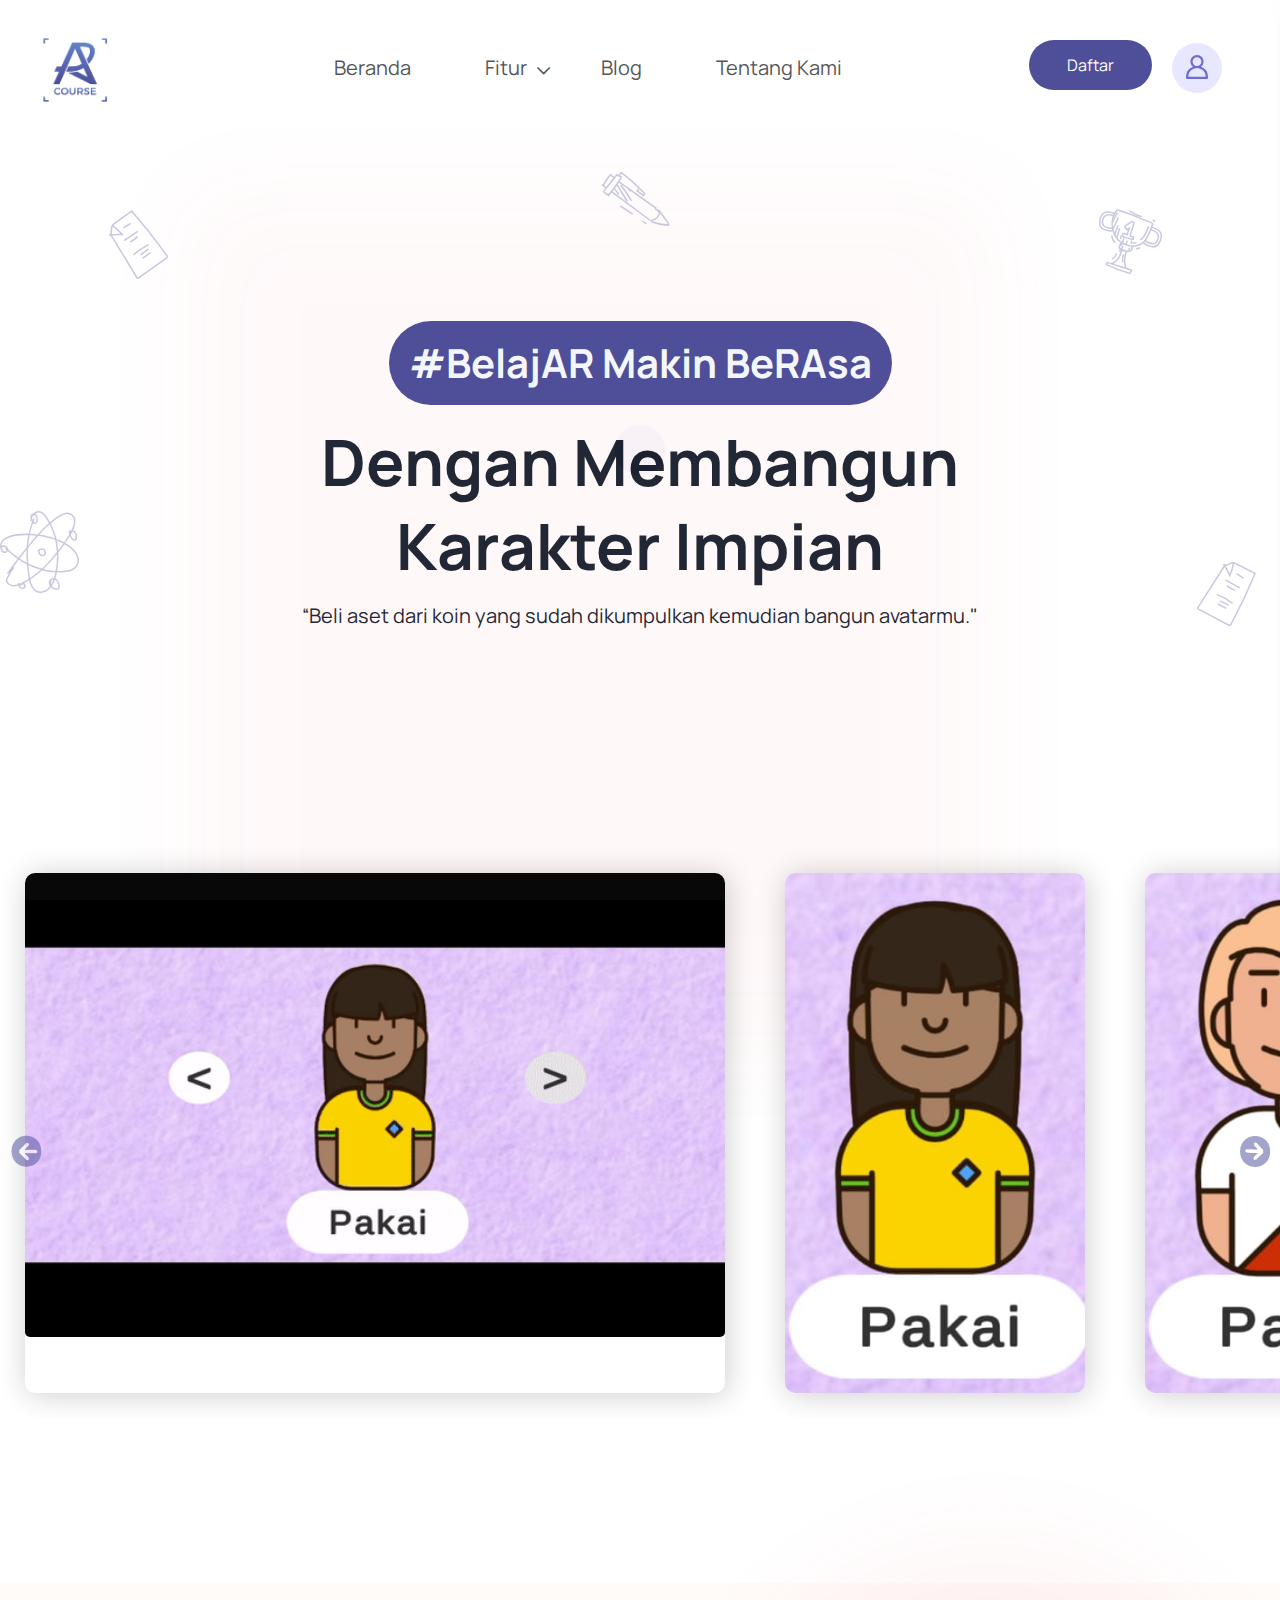
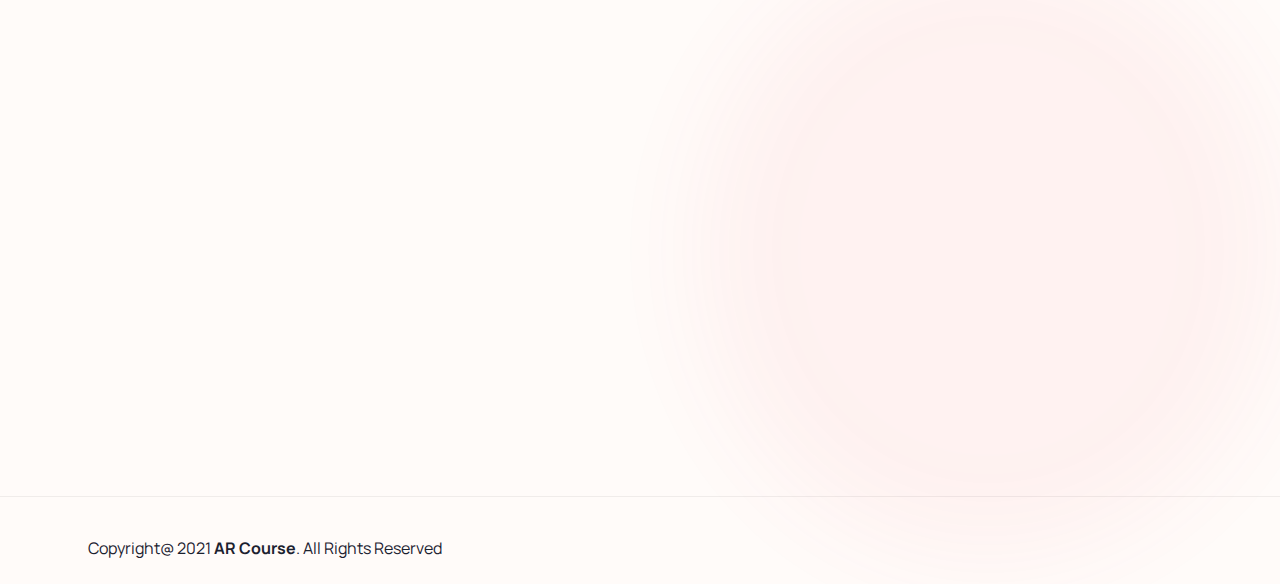
<file: home/karakter.html>
<!DOCTYPE html>
<html class="no-js" lang="en">

<head>
    <meta charset="utf-8">
    <meta http-equiv="x-ua-compatible" content="ie=edge">
    <title>AR Course - #BelajAR Makin BeRAsa</title>
    <meta name="keywords"
          content="online education, e-learning, coaching, education, teaching, learning">
    <meta name="description"
          content="AR Course is a e-learnibg HTML template for all kinds of education, coaching, online education website">
    <meta name="viewport" content="width=device-width, initial-scale=1">

    <link rel="manifest" href="site.webmanifest">
    <link rel="shortcut icon" type="image/x-icon" href="assets/img/logo/AR-Course-1.png">
    <!-- Place favicon.ico in the root directory -->

    <!-- CSS here -->
    <link rel="stylesheet" href="assets/css/bootstrap.min.css">
    <link rel="stylesheet" href="assets/css/owl.carousel.min.css">
    <link rel="stylesheet" href="assets/css/animate.css">
    <link rel="stylesheet" href="assets/css/magnific-popup.css">
    <link rel="stylesheet" href="assets/css/all.min.css">
    <link rel="stylesheet" href="assets/css/flaticon.css">
    <link rel="stylesheet" href="assets/css/font.css">
    <link rel="stylesheet" href="assets/css/metisMenu.css">
    <link rel="stylesheet" href="assets/css/nice-select.css">
    <link rel="stylesheet" href="assets/css/slick.css">
    <link rel="stylesheet" href="assets/css/spacing.css">
    <link rel="stylesheet" href="assets/css/main.css">
    <link rel="stylesheet" href="assets/css/lightslider.css">
</head>


<body>
    <!--[if lte IE 9]>
            <p class="browserupgrade">You are using an <strong>outdated</strong> browser. Please <a href="https://browsehappy.com/">upgrade your browser</a> to improve your experience and security.</p>
        <![endif]-->

    <!-- Add your site or application content here -->
    <!-- preloader -->
    <div id="preloader">
        <div class="preloader">
            <span></span>
            <span></span>
        </div>
    </div>
    <!-- preloader end  -->
    <header>
        <div id="theme-menu-two" class="main-header-area main-head-three pl-100 pr-100 pt-20 pb-15">
            <div class="container-fluid">
                <div class="row align-items-center">
                    <div class="col-xl-2 col-lg-2 col-5">
                        <div class="logo"><a href="index.html"><img
                                     src="assets/img/logo/AR-Course-1.png" alt=""></a></div>
                    </div>
                    <div class="col-xl-7 col-lg-8 d-none d-lg-block">
                        <nav class="main-menu navbar navbar-expand-lg justify-content-center">
                            <div class="nav-container">
                                <div class="collapse navbar-collapse" id="navbarSupportedContent">
                                    <ul class="navbar-nav">
                                        
                                        <li class="nav-item">
                                            <a class="nav-link" href="index.html"
                                               id="" role="button"
                                               aria-expanded="false">Beranda</a>
                                        </li>

                                        <li class="nav-item dropdown mega-menu">
                                            <a class="nav-link dropdown-toggle" href="#"
                                               id="navbarDropdown" role="button"
                                               data-bs-toggle="dropdown" aria-expanded="false">
                                                Fitur
                                            </a>
                                            <ul class="dropdown-menu submenu mega-menu__sub-menu-box"
                                                aria-labelledby="navbarDropdown">
                                                <li><a href="modul.html"><span><img
                                                                 src="assets/img/icon/icon7.svg"
                                                                 alt=""></span>Modul</a></li>
                                                <li><a href="kuis.html"><span><img
                                                                 src="assets/img/icon/icon8.svg"
                                                                 alt=""></span>Kuis</a></li>
                                        
                                                <li><a href="karakter.html"><span><img
                                                                 src="assets/img/icon/icon10.svg"
                                                                 alt=""></span>Karakter</a></li>
                                                <li><a href="objek.html"><span><img
                                                                 src="assets/img/icon/icon11.svg"
                                                                 alt=""></span> Augmented Reality</a></li>
                                
                                            </ul>
                                        </li>
                                        
                                       <li class="nav-item">
                                            <a class="nav-link" href="blog.html"
                                               id="navbarDropdown5" role="button"
                                               aria-expanded="false">
                                                Blog
                                            </a>
                    
                                        </li>


                                        <li class="nav-item">
                                            <a class="nav-link" href="contact.html"
                                               id="navbarDropdown5" role="button"
                                               aria-expanded="false">Tentang Kami</a>
                                        </li>

                                    </ul>
                                </div>
                            </div>
                        </nav>
                    </div>
                    <div class="col-xl-3 col-lg-2 col-7">
                        <div class="right-nav d-flex align-items-center justify-content-end">
                            <div class="right-btn mr-25 mr-xs-15">
                                <ul class="d-flex align-items-center">
                                    <li><a href="https://docs.google.com/forms/d/e/1FAIpQLSetSZlTMjmg8z_OffSK1XImzyihIqFsr6RYHSBLXgKJk1SQQA/viewform" class="theme_btn free_btn">Daftar</a></li>
                                    <li><a class="sign-in ml-20" href="login.html"><img
                                                 src="assets/img/icon/user.svg" alt=""></a></li>
                                </ul>
                            </div>
                            <div class="hamburger-menu d-md-inline-block d-lg-none text-right">
                                <a href="javascript:void(0);">
                                    <i class="far fa-bars"></i>
                                </a>
                            </div>
                        </div>
                    </div>
                </div>
            </div>
        </div> <!-- /.theme-main-menu -->
    </header>

    <!-- slide-bar start -->
    <aside class="slide-bar">
        <div class="close-mobile-menu">
            <a href="javascript:void(0);"><i class="fas fa-times"></i></a>
        </div>

        <!-- offset-sidebar start -->
        <div class="offset-sidebar">
            <div class="offset-widget offset-logo mb-30">
                <a href="index.html">
                    <img src="assets/img/logo/AR-Course-1.png" alt="logo">
                </a>
            </div>
            <div class="offset-widget mb-40">
                <div class="info-widget">
                    <h4 class="offset-title mb-20">About Us</h4>
                    <p class="mb-30">
                        Nikmati pengalaman belajar baru yang menyenangkan dengan menghadirkan animasi 3 dimensi langsung dihadapanmu. Sehingga fokus belajarmu <b>tidak akan teralihkan lagi</b> ke hal lainnya. </h5>
   
                    </p>
                    <a class="theme_btn theme_btn_bg" href="contact.html">Contact Us</a>
                </div>
            </div>
            <div class="offset-widget mb-30 pr-10">
                <div class="info-widget info-widget2">
                    <h4 class="offset-title mb-20">Contact Info</h4>
                    <p> <i class="fal fa-address-book"></i> Makassar, Sulawesi Selatan
                    </p>
                    <p> <i class="fal fa-phone"></i> +0989 7876 9865 9 </p>
                    <p> <i class="fal fa-envelope-open"></i> ar.courseid@gmail.com </p>
                </div>
            </div>
        </div>
        <!-- offset-sidebar end -->

        <!-- side-mobile-menu start -->
        <nav class="side-mobile-menu">
            <ul id="mobile-menu-active">
                <li>
                    <a href="index.html">Beranda</a>
                </li>
                <li class="has-dropdown">
                    <a href="#">Fitur</a>
                    <ul class="sub-menu">
                        <li><a href="modul.html">Modul</a></li>
                        <li><a href="kuis.html">Kuis</a></li>
            
                        <li><a href="karakter.html">Karakter</a></li>
                        <li><a href="objek.html">Augmented Reality</a></li>
                    </ul>
                </li>
                <li class="has-dropdown"><a href="#">Blog</a>
                    <ul class="sub-menu">
                        <li><a href="blog.html">Blog Grid</a></li>
                        <li><a href="blog-details.html">Blog Details</a></li>
                    </ul>
                </li>
                <li><a href="contact.html">Tentang Kami </a></li>
            </ul>
        </nav>
        <!-- side-mobile-menu end -->
    </aside>
    <div class="body-overlay"></div>
    <!-- slide-bar end -->


    <main>


        <section class="slider-area slider-three pt-120">
            <img class="sl-shape shape_01" src="assets/img/icon/05.svg" alt="">
            <img class="sl-shape shape_02" src="assets/img/icon/02.svg" alt="">
            <img class="sl-shape shape_03" src="assets/img/icon/04.svg" alt="">
            <img class="sl-shape shape_04" src="assets/img/icon/01.svg" alt="">
            <img class="sl-shape shape_06" src="assets/img/icon/06.svg" alt="">
            <div class="slider-blur"></div>
            <div class="main-slider">
                <div class="container">
                    <div class="row justify-content-center">
                        <div class="col-lg-10">
                            <div
                                 class="slider__content slider__content__03 text-center pt-70 pr-50 pl-50">
                                <h1 class="vec-shape mb-15 wow fadeInUp2 animated"
                                    data-wow-delay='.1s'>#BelajAR Makin BeRAsa <h1>
                                <h1 class="main-title mb-10 wow fadeInUp2 animated"
                                    data-wow-delay='.1s'>Dengan Membangun Karakter Impian </h1>
                                
                                <h5 class="mb-50 wow fadeInUp2 animated" data-wow-delay='.2s'> “Beli aset dari koin yang sudah dikumpulkan kemudian bangun avatarmu."
                                </h5>
                            </div>
                        </div>
                    </div>
                </div>
            </div>
        </section>
        <!--great-deal-area end-->

        <section class="slider">
                <ul id="autoWidth" class="cs-hidden">	
                    <li class="item-a"> 
                        <div class="box1">
                            <div class="slide-img">
                                <div class="course-details-img" style="background-image: url(assets/img/karakter/VideoFormatGif.gif);">
                                    <!--<div class="video-wrapper">
                                        <a href="https://www.youtube.com/watch?v=saSzGmk9tmE" class="popup-video"><i class="fas fa-play"></i></a>
                                    </div>-->
                                </div>
                    

                    
                            </div>
                
                        </div>		
                    </li>
                    <!--2------------------------------------>	
                
                    <li class="item-b">
                        <div class="box">
                            <div class="slide-img">
                                <img alt="2" src="assets/img/karakter/karakter1.jpeg">
                            </div>
                        </div>		
                    </li>

                    <!--3------------------------------------>	
                    
                    <li class="item-c">
                        <div class="box">
                            <div class="slide-img">
                                <img alt="3" src="assets/img/karakter/karakter2.jpeg">
                        
                            </div>
                        </div>		
                    </li>
                    
                    <!--4------------------------------------>	
                    
                    <li class="item-d">
                        <div class="box">
                            <div class="slide-img">
                                <img alt="4" src="assets/img/karakter/karakter3.jpeg">
                            </div>
                    
                        </div>		
                    </li>


                    <!--5------------------------------------>	
                
                    <li class="item-e">
                        <div class="box">
                            <div class="slide-img">
                                <img alt="5" src="assets/img/karakter/karakter4.jpeg">
                            </div>
                    
                        </div>		
                    </li>
            
                </ul>
	    </section>
    </main>
    <!--footer-area start-->
    <!--footer-area start-->
    <footer class="footer-area footer-bg pt-220 pb-25 pt-md-100 pt-xs-100">
        <div class="footer-blur"></div>
        <div class="container">
            <div class="row mb-15">
                <div class="col-xl-3 col-lg-4 col-md-6  wow fadeInUp2 animated"
                     data-wow-delay='.1s'>
                    <div class="footer__widget mb-30">
                        <div class="footer-log mb-20">
                            <a href="index.html" class="logo">
                                <img src="assets/img/logo/AR-Course-1.png" alt="">
                            </a>
                        </div>
                        <p>#Belajar Makin BeRAsa</p>
                        <div class="social-media footer__social mt-30">
                            <a href="#"><i class="fab fa-facebook-f"></i></a>
                            <a href="#"><i class="fab fa-twitter"></i></a>
                            <a href="#"><i class="fab fa-linkedin-in"></i></a>
                            <a href="#"><i class="fab fa-google-plus-g"></i></a>
                        </div>
                    </div>
                </div>
                <div class="col-xl-3 col-lg-4 col-md-6 wow fadeInUp2 animated" data-wow-delay='.3s'>
                    <div class="footer__widget mb-30 pl-40 pl-md-0 pl-xs-0">
                        <h6 class="widget-title mb-35">Contact us</h6>
                        <ul class="fot-list">
                            <li><a href="#">arcourse.id@gmail.com</a></li>
                            <li><a href="#">+62 81242215014</a></li>
                            <li><a href="#">Terms & Conditions</a></li>
                            <li><a href="#">Privacy Policy</a></li>
                        </ul>
                    </div>
                </div>
                <div class="col-xl-3 col-lg-4 col-md-6  wow fadeInUp2 animated"
                     data-wow-delay='.5s'>
                    <div class="footer__widget mb-25 pl-65 pl-md-0 pl-xs-0">
                        <h6 class="widget-title mb-35">Quick Links</h6>
                        <ul class="fot-list">
                            <li><a href="#">Tentang Kami</a></li>
                            <li><a href="#">Blog</a></li>
                            <li><a href="#">Fitur</a></li>
                            <li><a href="https://docs.google.com/forms/d/e/1FAIpQLSetSZlTMjmg8z_OffSK1XImzyihIqFsr6RYHSBLXgKJk1SQQA/viewform?usp=sf_link">Unduh</a></li>
                        </ul>
                    </div>
                </div>
                <div class="col-xl-3 col-lg-6 col-md-6  wow fadeInUp2 animated"
                     data-wow-delay='.7s'>
                    <div class="footer__widget mb-30 pl-150 pl-lg-0 pl-md-0 pl-xs-0">
                        <h6 class="widget-title mb-35">Features</h6>
                        <ul class="fot-list mb-30">
                            <li><a href="#">Beranda</a> </li>
                            <li><a href="#">Testimonial</a></li>
                            <li><a href="blog.html">Kontak</a></li>
                            <li><a href="#">Help Center</a></li>
                        </ul>
                    </div>
                </div>
            </div>
        </div>
        <div class="copy-right-area border-bot pt-40">
            <div class="container">
                <div class="row align-items-center">
                    <div class="col-lg-12">
                        <div class="copyright">
                            <h5>Copyright@ 2021 <a href="#">AR Course</a>. All Rights Reserved</h5>
                        </div>
                    </div>
                </div>
            </div>
        </div>
    </footer>
    <!--footer-area end-->
    <!--footer-area end-->




    <!-- JS here -->

    <script src="assets/js/vendor/modernizr-3.5.0.min.js"></script>
    <script src="assets/js/vendor/jquery-2.2.4.min.js"></script>
    <script src="assets/js/popper.min.js"></script>
    <script src="assets/js/bootstrap.min.js"></script>
    <script src="assets/js/owl.carousel.min.js"></script>
    <script src="assets/js/isotope.pkgd.min.js"></script>
    <script src="assets/js/slick.min.js"></script>
    <script src="assets/js/metisMenu.min.js"></script>
    <script src="assets/js/jquery.nice-select.js"></script>
    <script src="assets/js/ajax-form.js"></script>
    <script src="assets/js/wow.min.js"></script>
    <script src="assets/js/jquery.counterup.min.js"></script>
    <script src="assets/js/waypoints.min.js"></script>
    <script src="assets/js/jquery.scrollUp.min.js"></script>
    <script src="assets/js/imagesloaded.pkgd.min.js"></script>
    <script src="assets/js/jquery.magnific-popup.min.js"></script>
    <script src="assets/js/jquery.easypiechart.js"></script>
    <script src="assets/js/plugins.js"></script>
    <script src="assets/js/main.js"></script>
    <script src="assets/js/lightslider.js"></script>
</body>

</html>
</file>
<file: assets/css/flaticon.css>
@font-face {
    font-family: "flaticon";
    src: url("./flaticon.ttf?2db7b555443fe323de9d3af8428b51c7") format("truetype"),
url("./flaticon.woff?2db7b555443fe323de9d3af8428b51c7") format("woff"),
url("./flaticon.woff2?2db7b555443fe323de9d3af8428b51c7") format("woff2"),
url("./flaticon.eot?2db7b555443fe323de9d3af8428b51c7#iefix") format("embedded-opentype"),
url("./flaticon.svg?2db7b555443fe323de9d3af8428b51c7#flaticon") format("svg");
}

i[class^="flaticon-"]:before, i[class*=" flaticon-"]:before {
    font-family: flaticon !important;
    font-style: normal;
    font-weight: normal !important;
    font-variant: normal;
    text-transform: none;
    line-height: 1;
    -webkit-font-smoothing: antialiased;
    -moz-osx-font-smoothing: grayscale;
}

.flaticon-next:before {
    content: "\f101";
}
.flaticon-right-arrow:before {
    content: "\f102";
}
</file>
<file: assets/css/font.css>
@font-face {
    font-family: 'thinkregular';
    src: url('beginning_of_summer_3.woff2') format('woff2'),
         url('beginning_of_summer_3.woff') format('woff');
    font-weight: normal;
    font-style: normal;

}


@font-face {
    font-family: 'Beginning of Summer';
    src: url('../fonts/BeginningofSummer.woff2') format('woff2'),
        url('../fonts/BeginningofSummer.woff') format('woff'),
        url('../fonts/BeginningofSummer.ttf') format('truetype');
    font-weight: normal;
    font-style: normal;
    font-display: swap;
}

@font-face {
    font-family: 'Beginning of Summer';
    src: url('../fonts/BeginningofSummer_1.woff2') format('woff2'),
        url('../fonts/BeginningofSummer_1.woff') format('woff'),
        url('../fonts/BeginningofSummer_1.ttf') format('truetype');
    font-weight: normal;
    font-style: normal;
    font-display: swap;
}
</file>
<file: assets/css/nice-select.css>
.nice-select {
  -webkit-tap-highlight-color: transparent;
  background-color: #fff;
  border-radius: 5px;
  border: solid 1px #e8e8e8;
  box-sizing: border-box;
  clear: both;
  cursor: pointer;
  display: block;
  float: left;
  font-family: inherit;
  font-size: 14px;
  font-weight: normal;
  height: 42px;
  line-height: 40px;
  outline: none;
  padding-left: 18px;
  padding-right: 30px;
  position: relative;
  text-align: left !important;
  -webkit-transition: all 0.2s ease-in-out;
  transition: all 0.2s ease-in-out;
  -webkit-user-select: none;
     -moz-user-select: none;
      -ms-user-select: none;
          user-select: none;
  white-space: nowrap;
  width: auto; }
  .nice-select:hover {
    border-color: #dbdbdb; }
  .nice-select:active, .nice-select.open, .nice-select:focus {
    border-color: #999; }
  .nice-select:after {
    border-bottom: 2px solid #999;
    border-right: 2px solid #999;
    content: '';
    display: block;
    height: 5px;
    margin-top: -4px;
    pointer-events: none;
    position: absolute;
    right: 12px;
    top: 50%;
    -webkit-transform-origin: 66% 66%;
        -ms-transform-origin: 66% 66%;
            transform-origin: 66% 66%;
    -webkit-transform: rotate(45deg);
        -ms-transform: rotate(45deg);
            transform: rotate(45deg);
    -webkit-transition: all 0.15s ease-in-out;
    transition: all 0.15s ease-in-out;
    width: 5px; }
  .nice-select.open:after {
    -webkit-transform: rotate(-135deg);
        -ms-transform: rotate(-135deg);
            transform: rotate(-135deg); }
  .nice-select.open .list {
    opacity: 1;
    pointer-events: auto;
    -webkit-transform: scale(1) translateY(0);
        -ms-transform: scale(1) translateY(0);
            transform: scale(1) translateY(0); }
  .nice-select.disabled {
    border-color: #ededed;
    color: #999;
    pointer-events: none; }
    .nice-select.disabled:after {
      border-color: #cccccc; }
  .nice-select.wide {
    width: 100%; }
    .nice-select.wide .list {
      left: 0 !important;
      right: 0 !important; }
  .nice-select.right {
    float: right; }
    .nice-select.right .list {
      left: auto;
      right: 0; }
  .nice-select.small {
    font-size: 12px;
    height: 36px;
    line-height: 34px; }
    .nice-select.small:after {
      height: 4px;
      width: 4px; }
    .nice-select.small .option {
      line-height: 34px;
      min-height: 34px; }
  .nice-select .list {
    background-color: #fff;
    border-radius: 5px;
    box-shadow: 0 0 0 1px rgba(68, 68, 68, 0.11);
    box-sizing: border-box;
    margin-top: 4px;
    opacity: 0;
    overflow: hidden;
    padding: 0;
    pointer-events: none;
    position: absolute;
    top: 100%;
    left: 0;
    -webkit-transform-origin: 50% 0;
        -ms-transform-origin: 50% 0;
            transform-origin: 50% 0;
    -webkit-transform: scale(0.75) translateY(-21px);
        -ms-transform: scale(0.75) translateY(-21px);
            transform: scale(0.75) translateY(-21px);
    -webkit-transition: all 0.2s cubic-bezier(0.5, 0, 0, 1.25), opacity 0.15s ease-out;
    transition: all 0.2s cubic-bezier(0.5, 0, 0, 1.25), opacity 0.15s ease-out;
    z-index: 9; }
    .nice-select .list:hover .option:not(:hover) {
      background-color: transparent !important; }
  .nice-select .option {
    cursor: pointer;
    font-weight: 400;
    line-height: 40px;
    list-style: none;
    min-height: 40px;
    outline: none;
    padding-left: 18px;
    padding-right: 29px;
    text-align: left;
    -webkit-transition: all 0.2s;
    transition: all 0.2s; }
    .nice-select .option:hover, .nice-select .option.focus, .nice-select .option.selected.focus {
      background-color: #f6f6f6; }
    .nice-select .option.selected {
      font-weight: bold; }
    .nice-select .option.disabled {
      background-color: transparent;
      color: #999;
      cursor: default; }

.no-csspointerevents .nice-select .list {
  display: none; }

.no-csspointerevents .nice-select.open .list {
  display: block; }
</file>
<file: assets/css/spacing.css>
/* Margin Top */
.mt-5 {
  margin-top: 5px;
}

.mt-10 {
  margin-top: 10px;
}

.mt-15 {
  margin-top: 15px;
}

.mt-20 {
  margin-top: 20px;
}

.mt-25 {
  margin-top: 25px;
}

.mt-30 {
  margin-top: 30px;
}

.mt-35 {
  margin-top: 35px;
}

.mt-40 {
  margin-top: 40px;
}

.mt-45 {
  margin-top: 45px;
}

.mt-50 {
  margin-top: 50px;
}

.mt-55 {
  margin-top: 55px;
}

.mt-60 {
  margin-top: 60px;
}

.mt-65 {
  margin-top: 65px;
}

.mt-70 {
  margin-top: 70px;
}

.mt-75 {
  margin-top: 75px;
}

.mt-80 {
  margin-top: 80px;
}

.mt-85 {
  margin-top: 85px;
}

.mt-90 {
  margin-top: 90px;
}

.mt-95 {
  margin-top: 95px;
}

.mt-100 {
  margin-top: 100px;
}

.mt-105 {
  margin-top: 105px;
}

.mt-110 {
  margin-top: 110px;
}

.mt-115 {
  margin-top: 115px;
}

.mt-120 {
  margin-top: 120px;
}

.mt-125 {
  margin-top: 125px;
}

.mt-130 {
  margin-top: 130px;
}

.mt-135 {
  margin-top: 135px;
}

.mt-140 {
  margin-top: 140px;
}

.mt-145 {
  margin-top: 145px;
}

.mt-150 {
  margin-top: 150px;
}

.mt-155 {
  margin-top: 155px;
}

.mt-160 {
  margin-top: 160px;
}

.mt-165 {
  margin-top: 165px;
}

.mt-170 {
  margin-top: 170px;
}

.mt-175 {
  margin-top: 175px;
}

.mt-180 {
  margin-top: 180px;
}

.mt-185 {
  margin-top: 185px;
}

.mt-190 {
  margin-top: 190px;
}

.mt-195 {
  margin-top: 195px;
}

.mt-200 {
  margin-top: 200px;
}

.mt-205 {
  margin-top: 205px;
}

.mt-210 {
  margin-top: 210px;
}

.mt-215 {
  margin-top: 215px;
}

.mt-220 {
  margin-top: 220px;
}

.mt-225 {
  margin-top: 225px;
}

.mt-230 {
  margin-top: 230px;
}

.mt-235 {
  margin-top: 235px;
}

.mt-240 {
  margin-top: 240px;
}

.mt-245 {
  margin-top: 245px;
}

.mt-250 {
  margin-top: 250px;
}

.mt-255 {
  margin-top: 255px;
}

.mt-260 {
  margin-top: 260px;
}

.mt-265 {
  margin-top: 265px;
}

.mt-270 {
  margin-top: 270px;
}

.mt-275 {
  margin-top: 275px;
}

.mt-280 {
  margin-top: 280px;
}

.mt-285 {
  margin-top: 285px;
}

.mt-290 {
  margin-top: 290px;
}

.mt-295 {
  margin-top: 295px;
}

.mt-300 {
  margin-top: 300px;
}

.mt-305 {
  margin-top: 305px;
}

.mt-310 {
  margin-top: 310px;
}

.mt-315 {
  margin-top: 315px;
}

.mt-320 {
  margin-top: 320px;
}

.mt-325 {
  margin-top: 325px;
}

.mt--5 {
  margin-top: -5px;
}

.mt--10 {
  margin-top: -10px;
}

.mt--15 {
  margin-top: -15px;
}

.mt--20 {
  margin-top: -20px;
}

.mt--25 {
  margin-top: -25px;
}

.mt--30 {
  margin-top: -30px;
}

.mt--35 {
  margin-top: -35px;
}

.mt--40 {
  margin-top: -40px;
}

.mt--45 {
  margin-top: -45px;
}

.mt--50 {
  margin-top: -50px;
}

.mt--55 {
  margin-top: -55px;
}

.mt--60 {
  margin-top: -60px;
}

.mt--65 {
  margin-top: -65px;
}

.mt--70 {
  margin-top: -70px;
}

.mt--75 {
  margin-top: -75px;
}

.mt--80 {
  margin-top: -80px;
}

.mt--85 {
  margin-top: -85px;
}

.mt--90 {
  margin-top: -90px;
}

.mt--95 {
  margin-top: -95px;
}

.mt--100 {
  margin-top: -100px;
}

.mt--105 {
  margin-top: -105px;
}

.mt--110 {
  margin-top: -110px;
}

.mt--115 {
  margin-top: -115px;
}

.mt--120 {
  margin-top: -120px;
}

.mt--125 {
  margin-top: -125px;
}

.mt--130 {
  margin-top: -130px;
}

.mt--135 {
  margin-top: -135px;
}

.mt--140 {
  margin-top: -140px;
}

.mt--145 {
  margin-top: -145px;
}

.mt--150 {
  margin-top: -150px;
}

.mt--155 {
  margin-top: -155px;
}

.mt--160 {
  margin-top: -160px;
}

.mt--165 {
  margin-top: -165px;
}

.mt--170 {
  margin-top: -170px;
}

.mt--175 {
  margin-top: -175px;
}

.mt--180 {
  margin-top: -180px;
}

.mt--185 {
  margin-top: -185px;
}

.mt--190 {
  margin-top: -190px;
}

.mt--195 {
  margin-top: -195px;
}

.mt--200 {
  margin-top: -200px;
}

.mt--205 {
  margin-top: -205px;
}

.mt--210 {
  margin-top: -210px;
}

.mt--215 {
  margin-top: -215px;
}

.mt--220 {
  margin-top: -220px;
}

.mt--225 {
  margin-top: -225px;
}

.mt--230 {
  margin-top: -230px;
}

.mt--235 {
  margin-top: -235px;
}

.mt--240 {
  margin-top: -240px;
}

.mt--245 {
  margin-top: -245px;
}

.mt--250 {
  margin-top: -250px;
}

.mt--255 {
  margin-top: -255px;
}

.mt--260 {
  margin-top: -260px;
}

.mt--265 {
  margin-top: -265px;
}

.mt--270 {
  margin-top: -270px;
}

.mt--275 {
  margin-top: -275px;
}

.mt--280 {
  margin-top: -280px;
}

.mt--285 {
  margin-top: -285px;
}

.mt--290 {
  margin-top: -290px;
}

.mt--295 {
  margin-top: -295px;
}

.mt--300 {
  margin-top: -300px;
}

.mt--305 {
  margin-top: -305px;
}

.mt--310 {
  margin-top: -310px;
}

.mt--315 {
  margin-top: -315px;
}

.mt--320 {
  margin-top: -320px;
}

.mt--325 {
  margin-top: -325px;
}

/* Margin Bottom */
.mb-5 {
  margin-bottom: 5px;
}

.mb-10 {
  margin-bottom: 10px;
}

.mb-15 {
  margin-bottom: 15px;
}

.mb-20 {
  margin-bottom: 20px;
}

.mb-25 {
  margin-bottom: 25px;
}

.mb-30 {
  margin-bottom: 30px;
}

.mb-35 {
  margin-bottom: 35px;
}

.mb-40 {
  margin-bottom: 40px;
}

.mb-45 {
  margin-bottom: 45px;
}

.mb-50 {
  margin-bottom: 50px;
}

.mb-55 {
  margin-bottom: 55px;
}

.mb-60 {
  margin-bottom: 60px;
}

.mb-65 {
  margin-bottom: 65px;
}

.mb-70 {
  margin-bottom: 70px;
}

.mb-75 {
  margin-bottom: 75px;
}

.mb-80 {
  margin-bottom: 80px;
}

.mb-85 {
  margin-bottom: 85px;
}

.mb-90 {
  margin-bottom: 90px;
}

.mb-95 {
  margin-bottom: 95px;
}

.mb-100 {
  margin-bottom: 100px;
}

.mb-105 {
  margin-bottom: 105px;
}

.mb-110 {
  margin-bottom: 110px;
}

.mb-115 {
  margin-bottom: 115px;
}

.mb-120 {
  margin-bottom: 120px;
}

.mb-125 {
  margin-bottom: 125px;
}

.mb-130 {
  margin-bottom: 130px;
}

.mb-135 {
  margin-bottom: 135px;
}

.mb-140 {
  margin-bottom: 140px;
}

.mb-145 {
  margin-bottom: 145px;
}

.mb-150 {
  margin-bottom: 150px;
}

.mb-155 {
  margin-bottom: 155px;
}

.mb-160 {
  margin-bottom: 160px;
}

.mb-165 {
  margin-bottom: 165px;
}

.mb-170 {
  margin-bottom: 170px;
}

.mb-175 {
  margin-bottom: 175px;
}

.mb-180 {
  margin-bottom: 180px;
}

.mb-185 {
  margin-bottom: 185px;
}

.mb-190 {
  margin-bottom: 190px;
}

.mb-195 {
  margin-bottom: 195px;
}

.mb-200 {
  margin-bottom: 200px;
}

.mb-205 {
  margin-bottom: 205px;
}

.mb-210 {
  margin-bottom: 210px;
}

.mb-215 {
  margin-bottom: 215px;
}

.mb-220 {
  margin-bottom: 220px;
}

.mb-225 {
  margin-bottom: 225px;
}

.mb-230 {
  margin-bottom: 230px;
}

.mb-235 {
  margin-bottom: 235px;
}

.mb-240 {
  margin-bottom: 240px;
}

.mb-245 {
  margin-bottom: 245px;
}

.mb-250 {
  margin-bottom: 250px;
}

.mb-255 {
  margin-bottom: 255px;
}

.mb-260 {
  margin-bottom: 260px;
}

.mb-265 {
  margin-bottom: 265px;
}

.mb-270 {
  margin-bottom: 270px;
}

.mb-275 {
  margin-bottom: 275px;
}

.mb-280 {
  margin-bottom: 280px;
}

.mb-285 {
  margin-bottom: 285px;
}

.mb-290 {
  margin-bottom: 290px;
}

.mb-295 {
  margin-bottom: 295px;
}

.mb-300 {
  margin-bottom: 300px;
}

.mb-305 {
  margin-bottom: 305px;
}

.mb-310 {
  margin-bottom: 310px;
}

.mb-315 {
  margin-bottom: 315px;
}

.mb-320 {
  margin-bottom: 320px;
}

.mb-325 {
  margin-bottom: 325px;
}

.mb--5 {
  margin-bottom: -5px;
}

.mb--10 {
  margin-bottom: -10px;
}

.mb--15 {
  margin-bottom: -15px;
}

.mb--20 {
  margin-bottom: -20px;
}

.mb--25 {
  margin-bottom: -25px;
}

.mb--30 {
  margin-bottom: -30px;
}

.mb--35 {
  margin-bottom: -35px;
}

.mb--40 {
  margin-bottom: -40px;
}

.mb--45 {
  margin-bottom: -45px;
}

.mb--50 {
  margin-bottom: -50px;
}

.mb--55 {
  margin-bottom: -55px;
}

.mb--60 {
  margin-bottom: -60px;
}

.mb--65 {
  margin-bottom: -65px;
}

.mb--70 {
  margin-bottom: -70px;
}

.mb--75 {
  margin-bottom: -75px;
}

.mb--80 {
  margin-bottom: -80px;
}

.mb--85 {
  margin-bottom: -85px;
}

.mb--90 {
  margin-bottom: -90px;
}

.mb--95 {
  margin-bottom: -95px;
}

.mb--100 {
  margin-bottom: -100px;
}

.mb--105 {
  margin-bottom: -105px;
}

.mb--110 {
  margin-bottom: -110px;
}

.mb--115 {
  margin-bottom: -115px;
}

.mb--120 {
  margin-bottom: -120px;
}

.mb--125 {
  margin-bottom: -125px;
}

.mb--130 {
  margin-bottom: -130px;
}

.mb--135 {
  margin-bottom: -135px;
}

.mb--140 {
  margin-bottom: -140px;
}

.mb--145 {
  margin-bottom: -145px;
}

.mb--150 {
  margin-bottom: -150px;
}

.mb--155 {
  margin-bottom: -155px;
}

.mb--160 {
  margin-bottom: -160px;
}

.mb--165 {
  margin-bottom: -165px;
}

.mb--170 {
  margin-bottom: -170px;
}

.mb--175 {
  margin-bottom: -175px;
}

.mb--180 {
  margin-bottom: -180px;
}

.mb--185 {
  margin-bottom: -185px;
}

.mb--190 {
  margin-bottom: -190px;
}

.mb--195 {
  margin-bottom: -195px;
}

.mb--200 {
  margin-bottom: -200px;
}

.mb--205 {
  margin-bottom: -205px;
}

.mb--210 {
  margin-bottom: -210px;
}

.mb--215 {
  margin-bottom: -215px;
}

.mb--220 {
  margin-bottom: -220px;
}

.mb--225 {
  margin-bottom: -225px;
}

.mb--230 {
  margin-bottom: -230px;
}

.mb--235 {
  margin-bottom: -235px;
}

.mb--240 {
  margin-bottom: -240px;
}

.mb--245 {
  margin-bottom: -245px;
}

.mb--250 {
  margin-bottom: -250px;
}

.mb--255 {
  margin-bottom: -255px;
}

.mb--260 {
  margin-bottom: -260px;
}

.mb--265 {
  margin-bottom: -265px;
}

.mb--270 {
  margin-bottom: -270px;
}

.mb--275 {
  margin-bottom: -275px;
}

.mb--280 {
  margin-bottom: -280px;
}

.mb--285 {
  margin-bottom: -285px;
}

.mb--290 {
  margin-bottom: -290px;
}

.mb--295 {
  margin-bottom: -295px;
}

.mb--300 {
  margin-bottom: -300px;
}

.mb--305 {
  margin-bottom: -305px;
}

.mb--310 {
  margin-bottom: -310px;
}

.mb--315 {
  margin-bottom: -315px;
}

.mb--320 {
  margin-bottom: -320px;
}

.mb--325 {
  margin-bottom: -325px;
}

/* Margin Left */
.ml-5 {
  margin-left: 5px;
}

.ml-10 {
  margin-left: 10px;
}

.ml-15 {
  margin-left: 15px;
}

.ml-20 {
  margin-left: 20px;
}

.ml-25 {
  margin-left: 25px;
}

.ml-30 {
  margin-left: 30px;
}

.ml-35 {
  margin-left: 35px;
}

.ml-40 {
  margin-left: 40px;
}

.ml-45 {
  margin-left: 45px;
}

.ml-50 {
  margin-left: 50px;
}

.ml-55 {
  margin-left: 55px;
}

.ml-60 {
  margin-left: 60px;
}

.ml-65 {
  margin-left: 65px;
}

.ml-70 {
  margin-left: 70px;
}

.ml-75 {
  margin-left: 75px;
}

.ml-80 {
  margin-left: 80px;
}

.ml-85 {
  margin-left: 85px;
}

.ml-90 {
  margin-left: 90px;
}

.ml-95 {
  margin-left: 95px;
}

.ml-100 {
  margin-left: 100px;
}

.ml-105 {
  margin-left: 105px;
}

.ml-110 {
  margin-left: 110px;
}

.ml-115 {
  margin-left: 115px;
}

.ml-120 {
  margin-left: 120px;
}

.ml-125 {
  margin-left: 125px;
}

.ml-130 {
  margin-left: 130px;
}

.ml-135 {
  margin-left: 135px;
}

.ml-140 {
  margin-left: 140px;
}

.ml-145 {
  margin-left: 145px;
}

.ml-150 {
  margin-left: 150px;
}

.ml-155 {
  margin-left: 155px;
}

.ml-160 {
  margin-left: 160px;
}

.ml-165 {
  margin-left: 165px;
}

.ml-170 {
  margin-left: 170px;
}

.ml-175 {
  margin-left: 175px;
}

.ml-180 {
  margin-left: 180px;
}

.ml-185 {
  margin-left: 185px;
}

.ml-190 {
  margin-left: 190px;
}

.ml-195 {
  margin-left: 195px;
}

.ml-200 {
  margin-left: 200px;
}

.ml-205 {
  margin-left: 205px;
}

.ml-210 {
  margin-left: 210px;
}

.ml-215 {
  margin-left: 215px;
}

.ml-220 {
  margin-left: 220px;
}

.ml-225 {
  margin-left: 225px;
}

.ml-230 {
  margin-left: 230px;
}

.ml-235 {
  margin-left: 235px;
}

.ml-240 {
  margin-left: 240px;
}

.ml-245 {
  margin-left: 245px;
}

.ml-250 {
  margin-left: 250px;
}

.ml-255 {
  margin-left: 255px;
}

.ml-260 {
  margin-left: 260px;
}

.ml-265 {
  margin-left: 265px;
}

.ml-270 {
  margin-left: 270px;
}

.ml-275 {
  margin-left: 275px;
}

.ml-280 {
  margin-left: 280px;
}

.ml-285 {
  margin-left: 285px;
}

.ml-290 {
  margin-left: 290px;
}

.ml-295 {
  margin-left: 295px;
}

.ml-300 {
  margin-left: 300px;
}

.ml-305 {
  margin-left: 305px;
}

.ml-310 {
  margin-left: 310px;
}

.ml-315 {
  margin-left: 315px;
}

.ml-320 {
  margin-left: 320px;
}

.ml-325 {
  margin-left: 325px;
}

/* Margin Right */
.mr-5 {
  margin-right: 5px;
}

.mr-10 {
  margin-right: 10px;
}

.mr-15 {
  margin-right: 15px;
}

.mr-20 {
  margin-right: 20px;
}

.mr-25 {
  margin-right: 25px;
}

.mr-30 {
  margin-right: 30px;
}

.mr-35 {
  margin-right: 35px;
}

.mr-40 {
  margin-right: 40px;
}

.mr-45 {
  margin-right: 45px;
}

.mr-50 {
  margin-right: 50px;
}

.mr-55 {
  margin-right: 55px;
}

.mr-60 {
  margin-right: 60px;
}

.mr-65 {
  margin-right: 65px;
}

.mr-70 {
  margin-right: 70px;
}

.mr-75 {
  margin-right: 75px;
}

.mr-80 {
  margin-right: 80px;
}

.mr-85 {
  margin-right: 85px;
}

.mr-90 {
  margin-right: 90px;
}

.mr-95 {
  margin-right: 95px;
}

.mr-100 {
  margin-right: 100px;
}

.mr-105 {
  margin-right: 105px;
}

.mr-110 {
  margin-right: 110px;
}

.mr-115 {
  margin-right: 115px;
}

.mr-120 {
  margin-right: 120px;
}

.mr-125 {
  margin-right: 125px;
}

.mr-130 {
  margin-right: 130px;
}

.mr-135 {
  margin-right: 135px;
}

.mr-140 {
  margin-right: 140px;
}

.mr-145 {
  margin-right: 145px;
}

.mr-150 {
  margin-right: 150px;
}

.mr-155 {
  margin-right: 155px;
}

.mr-160 {
  margin-right: 160px;
}

.mr-165 {
  margin-right: 165px;
}

.mr-170 {
  margin-right: 170px;
}

.mr-175 {
  margin-right: 175px;
}

.mr-180 {
  margin-right: 180px;
}

.mr-185 {
  margin-right: 185px;
}

.mr-190 {
  margin-right: 190px;
}

.mr-195 {
  margin-right: 195px;
}

.mr-200 {
  margin-right: 200px;
}

.mr-205 {
  margin-right: 205px;
}

.mr-210 {
  margin-right: 210px;
}

.mr-215 {
  margin-right: 215px;
}

.mr-220 {
  margin-right: 220px;
}

.mr-225 {
  margin-right: 225px;
}

.mr-230 {
  margin-right: 230px;
}

.mr-235 {
  margin-right: 235px;
}

.mr-240 {
  margin-right: 240px;
}

.mr-245 {
  margin-right: 245px;
}

.mr-250 {
  margin-right: 250px;
}

.mr-255 {
  margin-right: 255px;
}

.mr-260 {
  margin-right: 260px;
}

.mr-265 {
  margin-right: 265px;
}

.mr-270 {
  margin-right: 270px;
}

.mr-275 {
  margin-right: 275px;
}

.mr-280 {
  margin-right: 280px;
}

.mr-285 {
  margin-right: 285px;
}

.mr-290 {
  margin-right: 290px;
}

.mr-295 {
  margin-right: 295px;
}

.mr-300 {
  margin-right: 300px;
}

.mr-305 {
  margin-right: 305px;
}

.mr-310 {
  margin-right: 310px;
}

.mr-315 {
  margin-right: 315px;
}

.mr-320 {
  margin-right: 320px;
}

.mr-325 {
  margin-right: 325px;
}

/* Margin LG */
@media (min-width: 992px) and (max-width: 1200px) {
  .mt-lg-5 {
    margin-top: 5px;
  }

  .mt-lg-10 {
    margin-top: 10px;
  }

  .mt-lg-15 {
    margin-top: 15px;
  }

  .mt-lg-20 {
    margin-top: 20px;
  }

  .mt-lg-25 {
    margin-top: 25px;
  }

  .mt-lg-30 {
    margin-top: 30px;
  }

  .mt-lg-35 {
    margin-top: 35px;
  }

  .mt-lg-40 {
    margin-top: 40px;
  }

  .mt-lg-45 {
    margin-top: 45px;
  }

  .mt-lg-50 {
    margin-top: 50px;
  }

  .mt-lg-55 {
    margin-top: 55px;
  }

  .mt-lg-60 {
    margin-top: 60px;
  }

  .mt-lg-65 {
    margin-top: 65px;
  }

  .mt-lg-70 {
    margin-top: 70px;
  }

  .mt-lg-75 {
    margin-top: 75px;
  }

  .mt-lg-80 {
    margin-top: 80px;
  }

  .mt-lg-85 {
    margin-top: 85px;
  }

  .mt-lg-90 {
    margin-top: 90px;
  }

  .mt-lg-95 {
    margin-top: 95px;
  }

  .mt-lg-100 {
    margin-top: 100px;
  }

  .mt-lg-105 {
    margin-top: 105px;
  }

  .mt-lg-110 {
    margin-top: 110px;
  }

  .mt-lg-115 {
    margin-top: 115px;
  }

  .mt-lg-120 {
    margin-top: 120px;
  }

  .mt-lg-125 {
    margin-top: 125px;
  }

  .mt-lg-130 {
    margin-top: 130px;
  }

  .mt-lg-135 {
    margin-top: 135px;
  }

  .mt-lg-140 {
    margin-top: 140px;
  }

  .mt-lg-145 {
    margin-top: 145px;
  }

  .mt-lg-150 {
    margin-top: 150px;
  }

  .mt-lg-155 {
    margin-top: 155px;
  }

  .mt-lg-160 {
    margin-top: 160px;
  }

  .mt-lg-165 {
    margin-top: 165px;
  }

  .mt-lg-170 {
    margin-top: 170px;
  }

  .mt-lg-175 {
    margin-top: 175px;
  }

  .mt-lg-180 {
    margin-top: 180px;
  }

  .mt-lg-185 {
    margin-top: 185px;
  }

  .mt-lg-190 {
    margin-top: 190px;
  }

  .mt-lg-195 {
    margin-top: 195px;
  }

  .mt-lg-200 {
    margin-top: 200px;
  }

  .mt-lg-205 {
    margin-top: 205px;
  }

  .mt-lg-210 {
    margin-top: 210px;
  }

  .mt-lg-215 {
    margin-top: 215px;
  }

  .mt-lg-220 {
    margin-top: 220px;
  }

  .mt-lg-225 {
    margin-top: 225px;
  }

  .mt-lg-230 {
    margin-top: 230px;
  }

  .mt-lg-235 {
    margin-top: 235px;
  }

  .mt-lg-240 {
    margin-top: 240px;
  }

  .mt-lg-245 {
    margin-top: 245px;
  }

  .mt-lg-250 {
    margin-top: 250px;
  }

  .mt-lg-255 {
    margin-top: 255px;
  }

  .mt-lg-260 {
    margin-top: 260px;
  }

  .mt-lg-265 {
    margin-top: 265px;
  }

  .mt-lg-270 {
    margin-top: 270px;
  }

  .mt-lg-275 {
    margin-top: 275px;
  }

  .mt-lg-280 {
    margin-top: 280px;
  }

  .mt-lg-285 {
    margin-top: 285px;
  }

  .mt-lg-290 {
    margin-top: 290px;
  }

  .mt-lg-295 {
    margin-top: 295px;
  }

  .mt-lg-300 {
    margin-top: 300px;
  }

  .mt-lg-305 {
    margin-top: 305px;
  }

  .mt-lg-310 {
    margin-top: 310px;
  }

  .mt-lg-315 {
    margin-top: 315px;
  }

  .mt-lg-320 {
    margin-top: 320px;
  }

  .mt-lg-325 {
    margin-top: 325px;
  }

  .mb-lg-5 {
    margin-bottom: 5px;
  }

  .mb-lg-10 {
    margin-bottom: 10px;
  }

  .mb-lg-15 {
    margin-bottom: 15px;
  }

  .mb-lg-20 {
    margin-bottom: 20px;
  }

  .mb-lg-25 {
    margin-bottom: 25px;
  }

  .mb-lg-30 {
    margin-bottom: 30px;
  }

  .mb-lg-35 {
    margin-bottom: 35px;
  }

  .mb-lg-40 {
    margin-bottom: 40px;
  }

  .mb-lg-45 {
    margin-bottom: 45px;
  }

  .mb-lg-50 {
    margin-bottom: 50px;
  }

  .mb-lg-55 {
    margin-bottom: 55px;
  }

  .mb-lg-60 {
    margin-bottom: 60px;
  }

  .mb-lg-65 {
    margin-bottom: 65px;
  }

  .mb-lg-70 {
    margin-bottom: 70px;
  }

  .mb-lg-75 {
    margin-bottom: 75px;
  }

  .mb-lg-80 {
    margin-bottom: 80px;
  }

  .mb-lg-85 {
    margin-bottom: 85px;
  }

  .mb-lg-90 {
    margin-bottom: 90px;
  }

  .mb-lg-95 {
    margin-bottom: 95px;
  }

  .mb-lg-100 {
    margin-bottom: 100px;
  }

  .mb-lg-105 {
    margin-bottom: 105px;
  }

  .mb-lg-110 {
    margin-bottom: 110px;
  }

  .mb-lg-115 {
    margin-bottom: 115px;
  }

  .mb-lg-120 {
    margin-bottom: 120px;
  }

  .mb-lg-125 {
    margin-bottom: 125px;
  }

  .mb-lg-130 {
    margin-bottom: 130px;
  }

  .mb-lg-135 {
    margin-bottom: 135px;
  }

  .mb-lg-140 {
    margin-bottom: 140px;
  }

  .mb-lg-145 {
    margin-bottom: 145px;
  }

  .mb-lg-150 {
    margin-bottom: 150px;
  }

  .mb-lg-155 {
    margin-bottom: 155px;
  }

  .mb-lg-160 {
    margin-bottom: 160px;
  }

  .mb-lg-165 {
    margin-bottom: 165px;
  }

  .mb-lg-170 {
    margin-bottom: 170px;
  }

  .mb-lg-175 {
    margin-bottom: 175px;
  }

  .mb-lg-180 {
    margin-bottom: 180px;
  }

  .mb-lg-185 {
    margin-bottom: 185px;
  }

  .mb-lg-190 {
    margin-bottom: 190px;
  }

  .mb-lg-195 {
    margin-bottom: 195px;
  }

  .mb-lg-200 {
    margin-bottom: 200px;
  }

  .mb-lg-205 {
    margin-bottom: 205px;
  }

  .mb-lg-210 {
    margin-bottom: 210px;
  }

  .mb-lg-215 {
    margin-bottom: 215px;
  }

  .mb-lg-220 {
    margin-bottom: 220px;
  }

  .mb-lg-225 {
    margin-bottom: 225px;
  }

  .mb-lg-230 {
    margin-bottom: 230px;
  }

  .mb-lg-235 {
    margin-bottom: 235px;
  }

  .mb-lg-240 {
    margin-bottom: 240px;
  }

  .mb-lg-245 {
    margin-bottom: 245px;
  }

  .mb-lg-250 {
    margin-bottom: 250px;
  }

  .mb-lg-255 {
    margin-bottom: 255px;
  }

  .mb-lg-260 {
    margin-bottom: 260px;
  }

  .mb-lg-265 {
    margin-bottom: 265px;
  }

  .mb-lg-270 {
    margin-bottom: 270px;
  }

  .mb-lg-275 {
    margin-bottom: 275px;
  }

  .mb-lg-280 {
    margin-bottom: 280px;
  }

  .mb-lg-285 {
    margin-bottom: 285px;
  }

  .mb-lg-290 {
    margin-bottom: 290px;
  }

  .mb-lg-295 {
    margin-bottom: 295px;
  }

  .mb-lg-300 {
    margin-bottom: 300px;
  }

  .mb-lg-305 {
    margin-bottom: 305px;
  }

  .mb-lg-310 {
    margin-bottom: 310px;
  }

  .mb-lg-315 {
    margin-bottom: 315px;
  }

  .mb-lg-320 {
    margin-bottom: 320px;
  }

  .mb-lg-325 {
    margin-bottom: 325px;
  }

  .ml-lg-5 {
    margin-left: 5px;
  }

  .ml-lg-10 {
    margin-left: 10px;
  }

  .ml-lg-15 {
    margin-left: 15px;
  }

  .ml-lg-20 {
    margin-left: 20px;
  }

  .ml-lg-25 {
    margin-left: 25px;
  }

  .ml-lg-30 {
    margin-left: 30px;
  }

  .ml-lg-35 {
    margin-left: 35px;
  }

  .ml-lg-40 {
    margin-left: 40px;
  }

  .ml-lg-45 {
    margin-left: 45px;
  }

  .ml-lg-50 {
    margin-left: 50px;
  }

  .ml-lg-55 {
    margin-left: 55px;
  }

  .ml-lg-60 {
    margin-left: 60px;
  }

  .ml-lg-65 {
    margin-left: 65px;
  }

  .ml-lg-70 {
    margin-left: 70px;
  }

  .ml-lg-75 {
    margin-left: 75px;
  }

  .ml-lg-80 {
    margin-left: 80px;
  }

  .ml-lg-85 {
    margin-left: 85px;
  }

  .ml-lg-90 {
    margin-left: 90px;
  }

  .ml-lg-95 {
    margin-left: 95px;
  }

  .ml-lg-100 {
    margin-left: 100px;
  }

  .ml-lg-105 {
    margin-left: 105px;
  }

  .ml-lg-110 {
    margin-left: 110px;
  }

  .ml-lg-115 {
    margin-left: 115px;
  }

  .ml-lg-120 {
    margin-left: 120px;
  }

  .ml-lg-125 {
    margin-left: 125px;
  }

  .ml-lg-130 {
    margin-left: 130px;
  }

  .ml-lg-135 {
    margin-left: 135px;
  }

  .ml-lg-140 {
    margin-left: 140px;
  }

  .ml-lg-145 {
    margin-left: 145px;
  }

  .ml-lg-150 {
    margin-left: 150px;
  }

  .ml-lg-155 {
    margin-left: 155px;
  }

  .ml-lg-160 {
    margin-left: 160px;
  }

  .ml-lg-165 {
    margin-left: 165px;
  }

  .ml-lg-170 {
    margin-left: 170px;
  }

  .ml-lg-175 {
    margin-left: 175px;
  }

  .ml-lg-180 {
    margin-left: 180px;
  }

  .ml-lg-185 {
    margin-left: 185px;
  }

  .ml-lg-190 {
    margin-left: 190px;
  }

  .ml-lg-195 {
    margin-left: 195px;
  }

  .ml-lg-200 {
    margin-left: 200px;
  }

  .ml-lg-205 {
    margin-left: 205px;
  }

  .ml-lg-210 {
    margin-left: 210px;
  }

  .ml-lg-215 {
    margin-left: 215px;
  }

  .ml-lg-220 {
    margin-left: 220px;
  }

  .ml-lg-225 {
    margin-left: 225px;
  }

  .ml-lg-230 {
    margin-left: 230px;
  }

  .ml-lg-235 {
    margin-left: 235px;
  }

  .ml-lg-240 {
    margin-left: 240px;
  }

  .ml-lg-245 {
    margin-left: 245px;
  }

  .ml-lg-250 {
    margin-left: 250px;
  }

  .ml-lg-255 {
    margin-left: 255px;
  }

  .ml-lg-260 {
    margin-left: 260px;
  }

  .ml-lg-265 {
    margin-left: 265px;
  }

  .ml-lg-270 {
    margin-left: 270px;
  }

  .ml-lg-275 {
    margin-left: 275px;
  }

  .ml-lg-280 {
    margin-left: 280px;
  }

  .ml-lg-285 {
    margin-left: 285px;
  }

  .ml-lg-290 {
    margin-left: 290px;
  }

  .ml-lg-295 {
    margin-left: 295px;
  }

  .ml-lg-300 {
    margin-left: 300px;
  }

  .ml-lg-305 {
    margin-left: 305px;
  }

  .ml-lg-310 {
    margin-left: 310px;
  }

  .ml-lg-315 {
    margin-left: 315px;
  }

  .ml-lg-320 {
    margin-left: 320px;
  }

  .ml-lg-325 {
    margin-left: 325px;
  }

  .mr-lg-5 {
    margin-right: 5px;
  }

  .mr-lg-10 {
    margin-right: 10px;
  }

  .mr-lg-15 {
    margin-right: 15px;
  }

  .mr-lg-20 {
    margin-right: 20px;
  }

  .mr-lg-25 {
    margin-right: 25px;
  }

  .mr-lg-30 {
    margin-right: 30px;
  }

  .mr-lg-35 {
    margin-right: 35px;
  }

  .mr-lg-40 {
    margin-right: 40px;
  }

  .mr-lg-45 {
    margin-right: 45px;
  }

  .mr-lg-50 {
    margin-right: 50px;
  }

  .mr-lg-55 {
    margin-right: 55px;
  }

  .mr-lg-60 {
    margin-right: 60px;
  }

  .mr-lg-65 {
    margin-right: 65px;
  }

  .mr-lg-70 {
    margin-right: 70px;
  }

  .mr-lg-75 {
    margin-right: 75px;
  }

  .mr-lg-80 {
    margin-right: 80px;
  }

  .mr-lg-85 {
    margin-right: 85px;
  }

  .mr-lg-90 {
    margin-right: 90px;
  }

  .mr-lg-95 {
    margin-right: 95px;
  }

  .mr-lg-100 {
    margin-right: 100px;
  }

  .mr-lg-105 {
    margin-right: 105px;
  }

  .mr-lg-110 {
    margin-right: 110px;
  }

  .mr-lg-115 {
    margin-right: 115px;
  }

  .mr-lg-120 {
    margin-right: 120px;
  }

  .mr-lg-125 {
    margin-right: 125px;
  }

  .mr-lg-130 {
    margin-right: 130px;
  }

  .mr-lg-135 {
    margin-right: 135px;
  }

  .mr-lg-140 {
    margin-right: 140px;
  }

  .mr-lg-145 {
    margin-right: 145px;
  }

  .mr-lg-150 {
    margin-right: 150px;
  }

  .mr-lg-155 {
    margin-right: 155px;
  }

  .mr-lg-160 {
    margin-right: 160px;
  }

  .mr-lg-165 {
    margin-right: 165px;
  }

  .mr-lg-170 {
    margin-right: 170px;
  }

  .mr-lg-175 {
    margin-right: 175px;
  }

  .mr-lg-180 {
    margin-right: 180px;
  }

  .mr-lg-185 {
    margin-right: 185px;
  }

  .mr-lg-190 {
    margin-right: 190px;
  }

  .mr-lg-195 {
    margin-right: 195px;
  }

  .mr-lg-200 {
    margin-right: 200px;
  }

  .mr-lg-205 {
    margin-right: 205px;
  }

  .mr-lg-210 {
    margin-right: 210px;
  }

  .mr-lg-215 {
    margin-right: 215px;
  }

  .mr-lg-220 {
    margin-right: 220px;
  }

  .mr-lg-225 {
    margin-right: 225px;
  }

  .mr-lg-230 {
    margin-right: 230px;
  }

  .mr-lg-235 {
    margin-right: 235px;
  }

  .mr-lg-240 {
    margin-right: 240px;
  }

  .mr-lg-245 {
    margin-right: 245px;
  }

  .mr-lg-250 {
    margin-right: 250px;
  }

  .mr-lg-255 {
    margin-right: 255px;
  }

  .mr-lg-260 {
    margin-right: 260px;
  }

  .mr-lg-265 {
    margin-right: 265px;
  }

  .mr-lg-270 {
    margin-right: 270px;
  }

  .mr-lg-275 {
    margin-right: 275px;
  }

  .mr-lg-280 {
    margin-right: 280px;
  }

  .mr-lg-285 {
    margin-right: 285px;
  }

  .mr-lg-290 {
    margin-right: 290px;
  }

  .mr-lg-295 {
    margin-right: 295px;
  }

  .mr-lg-300 {
    margin-right: 300px;
  }

  .mr-lg-305 {
    margin-right: 305px;
  }

  .mr-lg-310 {
    margin-right: 310px;
  }

  .mr-lg-315 {
    margin-right: 315px;
  }

  .mr-lg-320 {
    margin-right: 320px;
  }

  .mr-lg-325 {
    margin-right: 325px;
  }

  .mt-lg--5 {
    margin-top: -5px;
  }

  .mt-lg--10 {
    margin-top: -10px;
  }

  .mt-lg--15 {
    margin-top: -15px;
  }

  .mt-lg--20 {
    margin-top: -20px;
  }

  .mt-lg--25 {
    margin-top: -25px;
  }

  .mt-lg--30 {
    margin-top: -30px;
  }

  .mt-lg--35 {
    margin-top: -35px;
  }

  .mt-lg--40 {
    margin-top: -40px;
  }

  .mt-lg--45 {
    margin-top: -45px;
  }

  .mt-lg--50 {
    margin-top: -50px;
  }

  .mt-lg--55 {
    margin-top: -55px;
  }

  .mt-lg--60 {
    margin-top: -60px;
  }

  .mt-lg--65 {
    margin-top: -65px;
  }

  .mt-lg--70 {
    margin-top: -70px;
  }

  .mt-lg--75 {
    margin-top: -75px;
  }

  .mt-lg--80 {
    margin-top: -80px;
  }

  .mt-lg--85 {
    margin-top: -85px;
  }

  .mt-lg--90 {
    margin-top: -90px;
  }

  .mt-lg--95 {
    margin-top: -95px;
  }

  .mt-lg--100 {
    margin-top: -100px;
  }

  .mt-lg--105 {
    margin-top: -105px;
  }

  .mt-lg--110 {
    margin-top: -110px;
  }

  .mt-lg--115 {
    margin-top: -115px;
  }

  .mt-lg--120 {
    margin-top: -120px;
  }

  .mt-lg--125 {
    margin-top: -125px;
  }

  .mt-lg--130 {
    margin-top: -130px;
  }

  .mt-lg--135 {
    margin-top: -135px;
  }

  .mt-lg--140 {
    margin-top: -140px;
  }

  .mt-lg--145 {
    margin-top: -145px;
  }

  .mt-lg--150 {
    margin-top: -150px;
  }

  .mt-lg--155 {
    margin-top: -155px;
  }

  .mt-lg--160 {
    margin-top: -160px;
  }

  .mt-lg--165 {
    margin-top: -165px;
  }

  .mt-lg--170 {
    margin-top: -170px;
  }

  .mt-lg--175 {
    margin-top: -175px;
  }

  .mt-lg--180 {
    margin-top: -180px;
  }

  .mt-lg--185 {
    margin-top: -185px;
  }

  .mt-lg--190 {
    margin-top: -190px;
  }

  .mt-lg--195 {
    margin-top: -195px;
  }

  .mt-lg--200 {
    margin-top: -200px;
  }

  .mt-lg--205 {
    margin-top: -205px;
  }

  .mt-lg--210 {
    margin-top: -210px;
  }

  .mt-lg--215 {
    margin-top: -215px;
  }

  .mt-lg--220 {
    margin-top: -220px;
  }

  .mt-lg--225 {
    margin-top: -225px;
  }

  .mt-lg--230 {
    margin-top: -230px;
  }

  .mt-lg--235 {
    margin-top: -235px;
  }

  .mt-lg--240 {
    margin-top: -240px;
  }

  .mt-lg--245 {
    margin-top: -245px;
  }

  .mt-lg--250 {
    margin-top: -250px;
  }

  .mt-lg--255 {
    margin-top: -255px;
  }

  .mt-lg--260 {
    margin-top: -260px;
  }

  .mt-lg--265 {
    margin-top: -265px;
  }

  .mt-lg--270 {
    margin-top: -270px;
  }

  .mt-lg--275 {
    margin-top: -275px;
  }

  .mt-lg--280 {
    margin-top: -280px;
  }

  .mt-lg--285 {
    margin-top: -285px;
  }

  .mt-lg--290 {
    margin-top: -290px;
  }

  .mt-lg--295 {
    margin-top: -295px;
  }

  .mt-lg--300 {
    margin-top: -300px;
  }

  .mt-lg--305 {
    margin-top: -305px;
  }

  .mt-lg--310 {
    margin-top: -310px;
  }

  .mt-lg--315 {
    margin-top: -315px;
  }

  .mt-lg--320 {
    margin-top: -320px;
  }

  .mt-lg--325 {
    margin-top: -325px;
  }

  .mb-lg--5 {
    margin-bottom: -5px;
  }

  .mb-lg--10 {
    margin-bottom: -10px;
  }

  .mb-lg--15 {
    margin-bottom: -15px;
  }

  .mb-lg--20 {
    margin-bottom: -20px;
  }

  .mb-lg--25 {
    margin-bottom: -25px;
  }

  .mb-lg--30 {
    margin-bottom: -30px;
  }

  .mb-lg--35 {
    margin-bottom: -35px;
  }

  .mb-lg--40 {
    margin-bottom: -40px;
  }

  .mb-lg--45 {
    margin-bottom: -45px;
  }

  .mb-lg--50 {
    margin-bottom: -50px;
  }

  .mb-lg--55 {
    margin-bottom: -55px;
  }

  .mb-lg--60 {
    margin-bottom: -60px;
  }

  .mb-lg--65 {
    margin-bottom: -65px;
  }

  .mb-lg--70 {
    margin-bottom: -70px;
  }

  .mb-lg--75 {
    margin-bottom: -75px;
  }

  .mb-lg--80 {
    margin-bottom: -80px;
  }

  .mb-lg--85 {
    margin-bottom: -85px;
  }

  .mb-lg--90 {
    margin-bottom: -90px;
  }

  .mb-lg--95 {
    margin-bottom: -95px;
  }

  .mb-lg--100 {
    margin-bottom: -100px;
  }

  .mb-lg--105 {
    margin-bottom: -105px;
  }

  .mb-lg--110 {
    margin-bottom: -110px;
  }

  .mb-lg--115 {
    margin-bottom: -115px;
  }

  .mb-lg--120 {
    margin-bottom: -120px;
  }

  .mb-lg--125 {
    margin-bottom: -125px;
  }

  .mb-lg--130 {
    margin-bottom: -130px;
  }

  .mb-lg--135 {
    margin-bottom: -135px;
  }

  .mb-lg--140 {
    margin-bottom: -140px;
  }

  .mb-lg--145 {
    margin-bottom: -145px;
  }

  .mb-lg--150 {
    margin-bottom: -150px;
  }

  .mb-lg--155 {
    margin-bottom: -155px;
  }

  .mb-lg--160 {
    margin-bottom: -160px;
  }

  .mb-lg--165 {
    margin-bottom: -165px;
  }

  .mb-lg--170 {
    margin-bottom: -170px;
  }

  .mb-lg--175 {
    margin-bottom: -175px;
  }

  .mb-lg--180 {
    margin-bottom: -180px;
  }

  .mb-lg--185 {
    margin-bottom: -185px;
  }

  .mb-lg--190 {
    margin-bottom: -190px;
  }

  .mb-lg--195 {
    margin-bottom: -195px;
  }

  .mb-lg--200 {
    margin-bottom: -200px;
  }

  .mb-lg--205 {
    margin-bottom: -205px;
  }

  .mb-lg--210 {
    margin-bottom: -210px;
  }

  .mb-lg--215 {
    margin-bottom: -215px;
  }

  .mb-lg--220 {
    margin-bottom: -220px;
  }

  .mb-lg--225 {
    margin-bottom: -225px;
  }

  .mb-lg--230 {
    margin-bottom: -230px;
  }

  .mb-lg--235 {
    margin-bottom: -235px;
  }

  .mb-lg--240 {
    margin-bottom: -240px;
  }

  .mb-lg--245 {
    margin-bottom: -245px;
  }

  .mb-lg--250 {
    margin-bottom: -250px;
  }

  .mb-lg--255 {
    margin-bottom: -255px;
  }

  .mb-lg--260 {
    margin-bottom: -260px;
  }

  .mb-lg--265 {
    margin-bottom: -265px;
  }

  .mb-lg--270 {
    margin-bottom: -270px;
  }

  .mb-lg--275 {
    margin-bottom: -275px;
  }

  .mb-lg--280 {
    margin-bottom: -280px;
  }

  .mb-lg--285 {
    margin-bottom: -285px;
  }

  .mb-lg--290 {
    margin-bottom: -290px;
  }

  .mb-lg--295 {
    margin-bottom: -295px;
  }

  .mb-lg--300 {
    margin-bottom: -300px;
  }

  .mb-lg--305 {
    margin-bottom: -305px;
  }

  .mb-lg--310 {
    margin-bottom: -310px;
  }

  .mb-lg--315 {
    margin-bottom: -315px;
  }

  .mb-lg--320 {
    margin-bottom: -320px;
  }

  .mb-lg--325 {
    margin-bottom: -325px;
  }

  .mt-lg-0 {
    margin-top: 0;
  }

  .mb-lg-0 {
    margin-bottom: 0;
  }

  .ml-lg-0 {
    margin-left: 0;
  }

  .mr-lg-0 {
    margin-right: 0;
  }
}
/* Margin MD */
@media (min-width: 768px) and (max-width: 991px) {
  .mt-md-5 {
    margin-top: 5px;
  }

  .mt-md-10 {
    margin-top: 10px;
  }

  .mt-md-15 {
    margin-top: 15px;
  }

  .mt-md-20 {
    margin-top: 20px;
  }

  .mt-md-25 {
    margin-top: 25px;
  }

  .mt-md-30 {
    margin-top: 30px;
  }

  .mt-md-35 {
    margin-top: 35px;
  }

  .mt-md-40 {
    margin-top: 40px;
  }

  .mt-md-45 {
    margin-top: 45px;
  }

  .mt-md-50 {
    margin-top: 50px;
  }

  .mt-md-55 {
    margin-top: 55px;
  }

  .mt-md-60 {
    margin-top: 60px;
  }

  .mt-md-65 {
    margin-top: 65px;
  }

  .mt-md-70 {
    margin-top: 70px;
  }

  .mt-md-75 {
    margin-top: 75px;
  }

  .mt-md-80 {
    margin-top: 80px;
  }

  .mt-md-85 {
    margin-top: 85px;
  }

  .mt-md-90 {
    margin-top: 90px;
  }

  .mt-md-95 {
    margin-top: 95px;
  }

  .mt-md-100 {
    margin-top: 100px;
  }

  .mt-md-105 {
    margin-top: 105px;
  }

  .mt-md-110 {
    margin-top: 110px;
  }

  .mt-md-115 {
    margin-top: 115px;
  }

  .mt-md-120 {
    margin-top: 120px;
  }

  .mt-md-125 {
    margin-top: 125px;
  }

  .mt-md-130 {
    margin-top: 130px;
  }

  .mt-md-135 {
    margin-top: 135px;
  }

  .mt-md-140 {
    margin-top: 140px;
  }

  .mt-md-145 {
    margin-top: 145px;
  }

  .mt-md-150 {
    margin-top: 150px;
  }

  .mt-md-155 {
    margin-top: 155px;
  }

  .mt-md-160 {
    margin-top: 160px;
  }

  .mt-md-165 {
    margin-top: 165px;
  }

  .mt-md-170 {
    margin-top: 170px;
  }

  .mt-md-175 {
    margin-top: 175px;
  }

  .mt-md-180 {
    margin-top: 180px;
  }

  .mt-md-185 {
    margin-top: 185px;
  }

  .mt-md-190 {
    margin-top: 190px;
  }

  .mt-md-195 {
    margin-top: 195px;
  }

  .mt-md-200 {
    margin-top: 200px;
  }

  .mt-md-205 {
    margin-top: 205px;
  }

  .mt-md-210 {
    margin-top: 210px;
  }

  .mt-md-215 {
    margin-top: 215px;
  }

  .mt-md-220 {
    margin-top: 220px;
  }

  .mt-md-225 {
    margin-top: 225px;
  }

  .mt-md-230 {
    margin-top: 230px;
  }

  .mt-md-235 {
    margin-top: 235px;
  }

  .mt-md-240 {
    margin-top: 240px;
  }

  .mt-md-245 {
    margin-top: 245px;
  }

  .mt-md-250 {
    margin-top: 250px;
  }

  .mt-md-255 {
    margin-top: 255px;
  }

  .mt-md-260 {
    margin-top: 260px;
  }

  .mt-md-265 {
    margin-top: 265px;
  }

  .mt-md-270 {
    margin-top: 270px;
  }

  .mt-md-275 {
    margin-top: 275px;
  }

  .mt-md-280 {
    margin-top: 280px;
  }

  .mt-md-285 {
    margin-top: 285px;
  }

  .mt-md-290 {
    margin-top: 290px;
  }

  .mt-md-295 {
    margin-top: 295px;
  }

  .mt-md-300 {
    margin-top: 300px;
  }

  .mt-md-305 {
    margin-top: 305px;
  }

  .mt-md-310 {
    margin-top: 310px;
  }

  .mt-md-315 {
    margin-top: 315px;
  }

  .mt-md-320 {
    margin-top: 320px;
  }

  .mt-md-325 {
    margin-top: 325px;
  }

  .mb-md-5 {
    margin-bottom: 5px;
  }

  .mb-md-10 {
    margin-bottom: 10px;
  }

  .mb-md-15 {
    margin-bottom: 15px;
  }

  .mb-md-20 {
    margin-bottom: 20px;
  }

  .mb-md-25 {
    margin-bottom: 25px;
  }

  .mb-md-30 {
    margin-bottom: 30px;
  }

  .mb-md-35 {
    margin-bottom: 35px;
  }

  .mb-md-40 {
    margin-bottom: 40px;
  }

  .mb-md-45 {
    margin-bottom: 45px;
  }

  .mb-md-50 {
    margin-bottom: 50px;
  }

  .mb-md-55 {
    margin-bottom: 55px;
  }

  .mb-md-60 {
    margin-bottom: 60px;
  }

  .mb-md-65 {
    margin-bottom: 65px;
  }

  .mb-md-70 {
    margin-bottom: 70px;
  }

  .mb-md-75 {
    margin-bottom: 75px;
  }

  .mb-md-80 {
    margin-bottom: 80px;
  }

  .mb-md-85 {
    margin-bottom: 85px;
  }

  .mb-md-90 {
    margin-bottom: 90px;
  }

  .mb-md-95 {
    margin-bottom: 95px;
  }

  .mb-md-100 {
    margin-bottom: 100px;
  }

  .mb-md-105 {
    margin-bottom: 105px;
  }

  .mb-md-110 {
    margin-bottom: 110px;
  }

  .mb-md-115 {
    margin-bottom: 115px;
  }

  .mb-md-120 {
    margin-bottom: 120px;
  }

  .mb-md-125 {
    margin-bottom: 125px;
  }

  .mb-md-130 {
    margin-bottom: 130px;
  }

  .mb-md-135 {
    margin-bottom: 135px;
  }

  .mb-md-140 {
    margin-bottom: 140px;
  }

  .mb-md-145 {
    margin-bottom: 145px;
  }

  .mb-md-150 {
    margin-bottom: 150px;
  }

  .mb-md-155 {
    margin-bottom: 155px;
  }

  .mb-md-160 {
    margin-bottom: 160px;
  }

  .mb-md-165 {
    margin-bottom: 165px;
  }

  .mb-md-170 {
    margin-bottom: 170px;
  }

  .mb-md-175 {
    margin-bottom: 175px;
  }

  .mb-md-180 {
    margin-bottom: 180px;
  }

  .mb-md-185 {
    margin-bottom: 185px;
  }

  .mb-md-190 {
    margin-bottom: 190px;
  }

  .mb-md-195 {
    margin-bottom: 195px;
  }

  .mb-md-200 {
    margin-bottom: 200px;
  }

  .mb-md-205 {
    margin-bottom: 205px;
  }

  .mb-md-210 {
    margin-bottom: 210px;
  }

  .mb-md-215 {
    margin-bottom: 215px;
  }

  .mb-md-220 {
    margin-bottom: 220px;
  }

  .mb-md-225 {
    margin-bottom: 225px;
  }

  .mb-md-230 {
    margin-bottom: 230px;
  }

  .mb-md-235 {
    margin-bottom: 235px;
  }

  .mb-md-240 {
    margin-bottom: 240px;
  }

  .mb-md-245 {
    margin-bottom: 245px;
  }

  .mb-md-250 {
    margin-bottom: 250px;
  }

  .mb-md-255 {
    margin-bottom: 255px;
  }

  .mb-md-260 {
    margin-bottom: 260px;
  }

  .mb-md-265 {
    margin-bottom: 265px;
  }

  .mb-md-270 {
    margin-bottom: 270px;
  }

  .mb-md-275 {
    margin-bottom: 275px;
  }

  .mb-md-280 {
    margin-bottom: 280px;
  }

  .mb-md-285 {
    margin-bottom: 285px;
  }

  .mb-md-290 {
    margin-bottom: 290px;
  }

  .mb-md-295 {
    margin-bottom: 295px;
  }

  .mb-md-300 {
    margin-bottom: 300px;
  }

  .mb-md-305 {
    margin-bottom: 305px;
  }

  .mb-md-310 {
    margin-bottom: 310px;
  }

  .mb-md-315 {
    margin-bottom: 315px;
  }

  .mb-md-320 {
    margin-bottom: 320px;
  }

  .mb-md-325 {
    margin-bottom: 325px;
  }

  .ml-md-5 {
    margin-left: 5px;
  }

  .ml-md-10 {
    margin-left: 10px;
  }

  .ml-md-15 {
    margin-left: 15px;
  }

  .ml-md-20 {
    margin-left: 20px;
  }

  .ml-md-25 {
    margin-left: 25px;
  }

  .ml-md-30 {
    margin-left: 30px;
  }

  .ml-md-35 {
    margin-left: 35px;
  }

  .ml-md-40 {
    margin-left: 40px;
  }

  .ml-md-45 {
    margin-left: 45px;
  }

  .ml-md-50 {
    margin-left: 50px;
  }

  .ml-md-55 {
    margin-left: 55px;
  }

  .ml-md-60 {
    margin-left: 60px;
  }

  .ml-md-65 {
    margin-left: 65px;
  }

  .ml-md-70 {
    margin-left: 70px;
  }

  .ml-md-75 {
    margin-left: 75px;
  }

  .ml-md-80 {
    margin-left: 80px;
  }

  .ml-md-85 {
    margin-left: 85px;
  }

  .ml-md-90 {
    margin-left: 90px;
  }

  .ml-md-95 {
    margin-left: 95px;
  }

  .ml-md-100 {
    margin-left: 100px;
  }

  .ml-md-105 {
    margin-left: 105px;
  }

  .ml-md-110 {
    margin-left: 110px;
  }

  .ml-md-115 {
    margin-left: 115px;
  }

  .ml-md-120 {
    margin-left: 120px;
  }

  .ml-md-125 {
    margin-left: 125px;
  }

  .ml-md-130 {
    margin-left: 130px;
  }

  .ml-md-135 {
    margin-left: 135px;
  }

  .ml-md-140 {
    margin-left: 140px;
  }

  .ml-md-145 {
    margin-left: 145px;
  }

  .ml-md-150 {
    margin-left: 150px;
  }

  .ml-md-155 {
    margin-left: 155px;
  }

  .ml-md-160 {
    margin-left: 160px;
  }

  .ml-md-165 {
    margin-left: 165px;
  }

  .ml-md-170 {
    margin-left: 170px;
  }

  .ml-md-175 {
    margin-left: 175px;
  }

  .ml-md-180 {
    margin-left: 180px;
  }

  .ml-md-185 {
    margin-left: 185px;
  }

  .ml-md-190 {
    margin-left: 190px;
  }

  .ml-md-195 {
    margin-left: 195px;
  }

  .ml-md-200 {
    margin-left: 200px;
  }

  .ml-md-205 {
    margin-left: 205px;
  }

  .ml-md-210 {
    margin-left: 210px;
  }

  .ml-md-215 {
    margin-left: 215px;
  }

  .ml-md-220 {
    margin-left: 220px;
  }

  .ml-md-225 {
    margin-left: 225px;
  }

  .ml-md-230 {
    margin-left: 230px;
  }

  .ml-md-235 {
    margin-left: 235px;
  }

  .ml-md-240 {
    margin-left: 240px;
  }

  .ml-md-245 {
    margin-left: 245px;
  }

  .ml-md-250 {
    margin-left: 250px;
  }

  .ml-md-255 {
    margin-left: 255px;
  }

  .ml-md-260 {
    margin-left: 260px;
  }

  .ml-md-265 {
    margin-left: 265px;
  }

  .ml-md-270 {
    margin-left: 270px;
  }

  .ml-md-275 {
    margin-left: 275px;
  }

  .ml-md-280 {
    margin-left: 280px;
  }

  .ml-md-285 {
    margin-left: 285px;
  }

  .ml-md-290 {
    margin-left: 290px;
  }

  .ml-md-295 {
    margin-left: 295px;
  }

  .ml-md-300 {
    margin-left: 300px;
  }

  .ml-md-305 {
    margin-left: 305px;
  }

  .ml-md-310 {
    margin-left: 310px;
  }

  .ml-md-315 {
    margin-left: 315px;
  }

  .ml-md-320 {
    margin-left: 320px;
  }

  .ml-md-325 {
    margin-left: 325px;
  }

  .mr-md-5 {
    margin-right: 5px;
  }

  .mr-md-10 {
    margin-right: 10px;
  }

  .mr-md-15 {
    margin-right: 15px;
  }

  .mr-md-20 {
    margin-right: 20px;
  }

  .mr-md-25 {
    margin-right: 25px;
  }

  .mr-md-30 {
    margin-right: 30px;
  }

  .mr-md-35 {
    margin-right: 35px;
  }

  .mr-md-40 {
    margin-right: 40px;
  }

  .mr-md-45 {
    margin-right: 45px;
  }

  .mr-md-50 {
    margin-right: 50px;
  }

  .mr-md-55 {
    margin-right: 55px;
  }

  .mr-md-60 {
    margin-right: 60px;
  }

  .mr-md-65 {
    margin-right: 65px;
  }

  .mr-md-70 {
    margin-right: 70px;
  }

  .mr-md-75 {
    margin-right: 75px;
  }

  .mr-md-80 {
    margin-right: 80px;
  }

  .mr-md-85 {
    margin-right: 85px;
  }

  .mr-md-90 {
    margin-right: 90px;
  }

  .mr-md-95 {
    margin-right: 95px;
  }

  .mr-md-100 {
    margin-right: 100px;
  }

  .mr-md-105 {
    margin-right: 105px;
  }

  .mr-md-110 {
    margin-right: 110px;
  }

  .mr-md-115 {
    margin-right: 115px;
  }

  .mr-md-120 {
    margin-right: 120px;
  }

  .mr-md-125 {
    margin-right: 125px;
  }

  .mr-md-130 {
    margin-right: 130px;
  }

  .mr-md-135 {
    margin-right: 135px;
  }

  .mr-md-140 {
    margin-right: 140px;
  }

  .mr-md-145 {
    margin-right: 145px;
  }

  .mr-md-150 {
    margin-right: 150px;
  }

  .mr-md-155 {
    margin-right: 155px;
  }

  .mr-md-160 {
    margin-right: 160px;
  }

  .mr-md-165 {
    margin-right: 165px;
  }

  .mr-md-170 {
    margin-right: 170px;
  }

  .mr-md-175 {
    margin-right: 175px;
  }

  .mr-md-180 {
    margin-right: 180px;
  }

  .mr-md-185 {
    margin-right: 185px;
  }

  .mr-md-190 {
    margin-right: 190px;
  }

  .mr-md-195 {
    margin-right: 195px;
  }

  .mr-md-200 {
    margin-right: 200px;
  }

  .mr-md-205 {
    margin-right: 205px;
  }

  .mr-md-210 {
    margin-right: 210px;
  }

  .mr-md-215 {
    margin-right: 215px;
  }

  .mr-md-220 {
    margin-right: 220px;
  }

  .mr-md-225 {
    margin-right: 225px;
  }

  .mr-md-230 {
    margin-right: 230px;
  }

  .mr-md-235 {
    margin-right: 235px;
  }

  .mr-md-240 {
    margin-right: 240px;
  }

  .mr-md-245 {
    margin-right: 245px;
  }

  .mr-md-250 {
    margin-right: 250px;
  }

  .mr-md-255 {
    margin-right: 255px;
  }

  .mr-md-260 {
    margin-right: 260px;
  }

  .mr-md-265 {
    margin-right: 265px;
  }

  .mr-md-270 {
    margin-right: 270px;
  }

  .mr-md-275 {
    margin-right: 275px;
  }

  .mr-md-280 {
    margin-right: 280px;
  }

  .mr-md-285 {
    margin-right: 285px;
  }

  .mr-md-290 {
    margin-right: 290px;
  }

  .mr-md-295 {
    margin-right: 295px;
  }

  .mr-md-300 {
    margin-right: 300px;
  }

  .mr-md-305 {
    margin-right: 305px;
  }

  .mr-md-310 {
    margin-right: 310px;
  }

  .mr-md-315 {
    margin-right: 315px;
  }

  .mr-md-320 {
    margin-right: 320px;
  }

  .mr-md-325 {
    margin-right: 325px;
  }

  .mt-md--5 {
    margin-top: -5px;
  }

  .mt-md--10 {
    margin-top: -10px;
  }

  .mt-md--15 {
    margin-top: -15px;
  }

  .mt-md--20 {
    margin-top: -20px;
  }

  .mt-md--25 {
    margin-top: -25px;
  }

  .mt-md--30 {
    margin-top: -30px;
  }

  .mt-md--35 {
    margin-top: -35px;
  }

  .mt-md--40 {
    margin-top: -40px;
  }

  .mt-md--45 {
    margin-top: -45px;
  }

  .mt-md--50 {
    margin-top: -50px;
  }

  .mt-md--55 {
    margin-top: -55px;
  }

  .mt-md--60 {
    margin-top: -60px;
  }

  .mt-md--65 {
    margin-top: -65px;
  }

  .mt-md--70 {
    margin-top: -70px;
  }

  .mt-md--75 {
    margin-top: -75px;
  }

  .mt-md--80 {
    margin-top: -80px;
  }

  .mt-md--85 {
    margin-top: -85px;
  }

  .mt-md--90 {
    margin-top: -90px;
  }

  .mt-md--95 {
    margin-top: -95px;
  }

  .mt-md--100 {
    margin-top: -100px;
  }

  .mt-md--105 {
    margin-top: -105px;
  }

  .mt-md--110 {
    margin-top: -110px;
  }

  .mt-md--115 {
    margin-top: -115px;
  }

  .mt-md--120 {
    margin-top: -120px;
  }

  .mt-md--125 {
    margin-top: -125px;
  }

  .mt-md--130 {
    margin-top: -130px;
  }

  .mt-md--135 {
    margin-top: -135px;
  }

  .mt-md--140 {
    margin-top: -140px;
  }

  .mt-md--145 {
    margin-top: -145px;
  }

  .mt-md--150 {
    margin-top: -150px;
  }

  .mt-md--155 {
    margin-top: -155px;
  }

  .mt-md--160 {
    margin-top: -160px;
  }

  .mt-md--165 {
    margin-top: -165px;
  }

  .mt-md--170 {
    margin-top: -170px;
  }

  .mt-md--175 {
    margin-top: -175px;
  }

  .mt-md--180 {
    margin-top: -180px;
  }

  .mt-md--185 {
    margin-top: -185px;
  }

  .mt-md--190 {
    margin-top: -190px;
  }

  .mt-md--195 {
    margin-top: -195px;
  }

  .mt-md--200 {
    margin-top: -200px;
  }

  .mt-md--205 {
    margin-top: -205px;
  }

  .mt-md--210 {
    margin-top: -210px;
  }

  .mt-md--215 {
    margin-top: -215px;
  }

  .mt-md--220 {
    margin-top: -220px;
  }

  .mt-md--225 {
    margin-top: -225px;
  }

  .mt-md--230 {
    margin-top: -230px;
  }

  .mt-md--235 {
    margin-top: -235px;
  }

  .mt-md--240 {
    margin-top: -240px;
  }

  .mt-md--245 {
    margin-top: -245px;
  }

  .mt-md--250 {
    margin-top: -250px;
  }

  .mt-md--255 {
    margin-top: -255px;
  }

  .mt-md--260 {
    margin-top: -260px;
  }

  .mt-md--265 {
    margin-top: -265px;
  }

  .mt-md--270 {
    margin-top: -270px;
  }

  .mt-md--275 {
    margin-top: -275px;
  }

  .mt-md--280 {
    margin-top: -280px;
  }

  .mt-md--285 {
    margin-top: -285px;
  }

  .mt-md--290 {
    margin-top: -290px;
  }

  .mt-md--295 {
    margin-top: -295px;
  }

  .mt-md--300 {
    margin-top: -300px;
  }

  .mt-md--305 {
    margin-top: -305px;
  }

  .mt-md--310 {
    margin-top: -310px;
  }

  .mt-md--315 {
    margin-top: -315px;
  }

  .mt-md--320 {
    margin-top: -320px;
  }

  .mt-md--325 {
    margin-top: -325px;
  }

  .mb-md--5 {
    margin-bottom: -5px;
  }

  .mb-md--10 {
    margin-bottom: -10px;
  }

  .mb-md--15 {
    margin-bottom: -15px;
  }

  .mb-md--20 {
    margin-bottom: -20px;
  }

  .mb-md--25 {
    margin-bottom: -25px;
  }

  .mb-md--30 {
    margin-bottom: -30px;
  }

  .mb-md--35 {
    margin-bottom: -35px;
  }

  .mb-md--40 {
    margin-bottom: -40px;
  }

  .mb-md--45 {
    margin-bottom: -45px;
  }

  .mb-md--50 {
    margin-bottom: -50px;
  }

  .mb-md--55 {
    margin-bottom: -55px;
  }

  .mb-md--60 {
    margin-bottom: -60px;
  }

  .mb-md--65 {
    margin-bottom: -65px;
  }

  .mb-md--70 {
    margin-bottom: -70px;
  }

  .mb-md--75 {
    margin-bottom: -75px;
  }

  .mb-md--80 {
    margin-bottom: -80px;
  }

  .mb-md--85 {
    margin-bottom: -85px;
  }

  .mb-md--90 {
    margin-bottom: -90px;
  }

  .mb-md--95 {
    margin-bottom: -95px;
  }

  .mb-md--100 {
    margin-bottom: -100px;
  }

  .mb-md--105 {
    margin-bottom: -105px;
  }

  .mb-md--110 {
    margin-bottom: -110px;
  }

  .mb-md--115 {
    margin-bottom: -115px;
  }

  .mb-md--120 {
    margin-bottom: -120px;
  }

  .mb-md--125 {
    margin-bottom: -125px;
  }

  .mb-md--130 {
    margin-bottom: -130px;
  }

  .mb-md--135 {
    margin-bottom: -135px;
  }

  .mb-md--140 {
    margin-bottom: -140px;
  }

  .mb-md--145 {
    margin-bottom: -145px;
  }

  .mb-md--150 {
    margin-bottom: -150px;
  }

  .mb-md--155 {
    margin-bottom: -155px;
  }

  .mb-md--160 {
    margin-bottom: -160px;
  }

  .mb-md--165 {
    margin-bottom: -165px;
  }

  .mb-md--170 {
    margin-bottom: -170px;
  }

  .mb-md--175 {
    margin-bottom: -175px;
  }

  .mb-md--180 {
    margin-bottom: -180px;
  }

  .mb-md--185 {
    margin-bottom: -185px;
  }

  .mb-md--190 {
    margin-bottom: -190px;
  }

  .mb-md--195 {
    margin-bottom: -195px;
  }

  .mb-md--200 {
    margin-bottom: -200px;
  }

  .mb-md--205 {
    margin-bottom: -205px;
  }

  .mb-md--210 {
    margin-bottom: -210px;
  }

  .mb-md--215 {
    margin-bottom: -215px;
  }

  .mb-md--220 {
    margin-bottom: -220px;
  }

  .mb-md--225 {
    margin-bottom: -225px;
  }

  .mb-md--230 {
    margin-bottom: -230px;
  }

  .mb-md--235 {
    margin-bottom: -235px;
  }

  .mb-md--240 {
    margin-bottom: -240px;
  }

  .mb-md--245 {
    margin-bottom: -245px;
  }

  .mb-md--250 {
    margin-bottom: -250px;
  }

  .mb-md--255 {
    margin-bottom: -255px;
  }

  .mb-md--260 {
    margin-bottom: -260px;
  }

  .mb-md--265 {
    margin-bottom: -265px;
  }

  .mb-md--270 {
    margin-bottom: -270px;
  }

  .mb-md--275 {
    margin-bottom: -275px;
  }

  .mb-md--280 {
    margin-bottom: -280px;
  }

  .mb-md--285 {
    margin-bottom: -285px;
  }

  .mb-md--290 {
    margin-bottom: -290px;
  }

  .mb-md--295 {
    margin-bottom: -295px;
  }

  .mb-md--300 {
    margin-bottom: -300px;
  }

  .mb-md--305 {
    margin-bottom: -305px;
  }

  .mb-md--310 {
    margin-bottom: -310px;
  }

  .mb-md--315 {
    margin-bottom: -315px;
  }

  .mb-md--320 {
    margin-bottom: -320px;
  }

  .mb-md--325 {
    margin-bottom: -325px;
  }

  .mt-md-0 {
    margin-top: 0;
  }

  .mb-md-0 {
    margin-bottom: 0;
  }

  .ml-md-0 {
    margin-left: 0;
  }

  .mr-md-0 {
    margin-right: 0;
  }
}
/* Margin XS */
@media (max-width: 767px) {
  .mt-xs-5 {
    margin-top: 5px;
  }

  .mt-xs-10 {
    margin-top: 10px;
  }

  .mt-xs-15 {
    margin-top: 15px;
  }

  .mt-xs-20 {
    margin-top: 20px;
  }

  .mt-xs-25 {
    margin-top: 25px;
  }

  .mt-xs-30 {
    margin-top: 30px;
  }

  .mt-xs-35 {
    margin-top: 35px;
  }

  .mt-xs-40 {
    margin-top: 40px;
  }

  .mt-xs-45 {
    margin-top: 45px;
  }

  .mt-xs-50 {
    margin-top: 50px;
  }

  .mt-xs-55 {
    margin-top: 55px;
  }

  .mt-xs-60 {
    margin-top: 60px;
  }

  .mt-xs-65 {
    margin-top: 65px;
  }

  .mt-xs-70 {
    margin-top: 70px;
  }

  .mt-xs-75 {
    margin-top: 75px;
  }

  .mt-xs-80 {
    margin-top: 80px;
  }

  .mt-xs-85 {
    margin-top: 85px;
  }

  .mt-xs-90 {
    margin-top: 90px;
  }

  .mt-xs-95 {
    margin-top: 95px;
  }

  .mt-xs-100 {
    margin-top: 100px;
  }

  .mt-xs-105 {
    margin-top: 105px;
  }

  .mt-xs-110 {
    margin-top: 110px;
  }

  .mt-xs-115 {
    margin-top: 115px;
  }

  .mt-xs-120 {
    margin-top: 120px;
  }

  .mt-xs-125 {
    margin-top: 125px;
  }

  .mt-xs-130 {
    margin-top: 130px;
  }

  .mt-xs-135 {
    margin-top: 135px;
  }

  .mt-xs-140 {
    margin-top: 140px;
  }

  .mt-xs-145 {
    margin-top: 145px;
  }

  .mt-xs-150 {
    margin-top: 150px;
  }

  .mt-xs-155 {
    margin-top: 155px;
  }

  .mt-xs-160 {
    margin-top: 160px;
  }

  .mt-xs-165 {
    margin-top: 165px;
  }

  .mt-xs-170 {
    margin-top: 170px;
  }

  .mt-xs-175 {
    margin-top: 175px;
  }

  .mt-xs-180 {
    margin-top: 180px;
  }

  .mt-xs-185 {
    margin-top: 185px;
  }

  .mt-xs-190 {
    margin-top: 190px;
  }

  .mt-xs-195 {
    margin-top: 195px;
  }

  .mt-xs-200 {
    margin-top: 200px;
  }

  .mt-xs-205 {
    margin-top: 205px;
  }

  .mt-xs-210 {
    margin-top: 210px;
  }

  .mt-xs-215 {
    margin-top: 215px;
  }

  .mt-xs-220 {
    margin-top: 220px;
  }

  .mt-xs-225 {
    margin-top: 225px;
  }

  .mt-xs-230 {
    margin-top: 230px;
  }

  .mt-xs-235 {
    margin-top: 235px;
  }

  .mt-xs-240 {
    margin-top: 240px;
  }

  .mt-xs-245 {
    margin-top: 245px;
  }

  .mt-xs-250 {
    margin-top: 250px;
  }

  .mt-xs-255 {
    margin-top: 255px;
  }

  .mt-xs-260 {
    margin-top: 260px;
  }

  .mt-xs-265 {
    margin-top: 265px;
  }

  .mt-xs-270 {
    margin-top: 270px;
  }

  .mt-xs-275 {
    margin-top: 275px;
  }

  .mt-xs-280 {
    margin-top: 280px;
  }

  .mt-xs-285 {
    margin-top: 285px;
  }

  .mt-xs-290 {
    margin-top: 290px;
  }

  .mt-xs-295 {
    margin-top: 295px;
  }

  .mt-xs-300 {
    margin-top: 300px;
  }

  .mt-xs-305 {
    margin-top: 305px;
  }

  .mt-xs-310 {
    margin-top: 310px;
  }

  .mt-xs-315 {
    margin-top: 315px;
  }

  .mt-xs-320 {
    margin-top: 320px;
  }

  .mt-xs-325 {
    margin-top: 325px;
  }

  .mb-xs-5 {
    margin-bottom: 5px;
  }

  .mb-xs-10 {
    margin-bottom: 10px;
  }

  .mb-xs-15 {
    margin-bottom: 15px;
  }

  .mb-xs-20 {
    margin-bottom: 20px;
  }

  .mb-xs-25 {
    margin-bottom: 25px;
  }

  .mb-xs-30 {
    margin-bottom: 30px;
  }

  .mb-xs-35 {
    margin-bottom: 35px;
  }

  .mb-xs-40 {
    margin-bottom: 40px;
  }

  .mb-xs-45 {
    margin-bottom: 45px;
  }

  .mb-xs-50 {
    margin-bottom: 50px;
  }

  .mb-xs-55 {
    margin-bottom: 55px;
  }

  .mb-xs-60 {
    margin-bottom: 60px;
  }

  .mb-xs-65 {
    margin-bottom: 65px;
  }

  .mb-xs-70 {
    margin-bottom: 70px;
  }

  .mb-xs-75 {
    margin-bottom: 75px;
  }

  .mb-xs-80 {
    margin-bottom: 80px;
  }

  .mb-xs-85 {
    margin-bottom: 85px;
  }

  .mb-xs-90 {
    margin-bottom: 90px;
  }

  .mb-xs-95 {
    margin-bottom: 95px;
  }

  .mb-xs-100 {
    margin-bottom: 100px;
  }

  .mb-xs-105 {
    margin-bottom: 105px;
  }

  .mb-xs-110 {
    margin-bottom: 110px;
  }

  .mb-xs-115 {
    margin-bottom: 115px;
  }

  .mb-xs-120 {
    margin-bottom: 120px;
  }

  .mb-xs-125 {
    margin-bottom: 125px;
  }

  .mb-xs-130 {
    margin-bottom: 130px;
  }

  .mb-xs-135 {
    margin-bottom: 135px;
  }

  .mb-xs-140 {
    margin-bottom: 140px;
  }

  .mb-xs-145 {
    margin-bottom: 145px;
  }

  .mb-xs-150 {
    margin-bottom: 150px;
  }

  .mb-xs-155 {
    margin-bottom: 155px;
  }

  .mb-xs-160 {
    margin-bottom: 160px;
  }

  .mb-xs-165 {
    margin-bottom: 165px;
  }

  .mb-xs-170 {
    margin-bottom: 170px;
  }

  .mb-xs-175 {
    margin-bottom: 175px;
  }

  .mb-xs-180 {
    margin-bottom: 180px;
  }

  .mb-xs-185 {
    margin-bottom: 185px;
  }

  .mb-xs-190 {
    margin-bottom: 190px;
  }

  .mb-xs-195 {
    margin-bottom: 195px;
  }

  .mb-xs-200 {
    margin-bottom: 200px;
  }

  .mb-xs-205 {
    margin-bottom: 205px;
  }

  .mb-xs-210 {
    margin-bottom: 210px;
  }

  .mb-xs-215 {
    margin-bottom: 215px;
  }

  .mb-xs-220 {
    margin-bottom: 220px;
  }

  .mb-xs-225 {
    margin-bottom: 225px;
  }

  .mb-xs-230 {
    margin-bottom: 230px;
  }

  .mb-xs-235 {
    margin-bottom: 235px;
  }

  .mb-xs-240 {
    margin-bottom: 240px;
  }

  .mb-xs-245 {
    margin-bottom: 245px;
  }

  .mb-xs-250 {
    margin-bottom: 250px;
  }

  .mb-xs-255 {
    margin-bottom: 255px;
  }

  .mb-xs-260 {
    margin-bottom: 260px;
  }

  .mb-xs-265 {
    margin-bottom: 265px;
  }

  .mb-xs-270 {
    margin-bottom: 270px;
  }

  .mb-xs-275 {
    margin-bottom: 275px;
  }

  .mb-xs-280 {
    margin-bottom: 280px;
  }

  .mb-xs-285 {
    margin-bottom: 285px;
  }

  .mb-xs-290 {
    margin-bottom: 290px;
  }

  .mb-xs-295 {
    margin-bottom: 295px;
  }

  .mb-xs-300 {
    margin-bottom: 300px;
  }

  .mb-xs-305 {
    margin-bottom: 305px;
  }

  .mb-xs-310 {
    margin-bottom: 310px;
  }

  .mb-xs-315 {
    margin-bottom: 315px;
  }

  .mb-xs-320 {
    margin-bottom: 320px;
  }

  .mb-xs-325 {
    margin-bottom: 325px;
  }

  .ml-xs-5 {
    margin-left: 5px;
  }

  .ml-xs-10 {
    margin-left: 10px;
  }

  .ml-xs-15 {
    margin-left: 15px;
  }

  .ml-xs-20 {
    margin-left: 20px;
  }

  .ml-xs-25 {
    margin-left: 25px;
  }

  .ml-xs-30 {
    margin-left: 30px;
  }

  .ml-xs-35 {
    margin-left: 35px;
  }

  .ml-xs-40 {
    margin-left: 40px;
  }

  .ml-xs-45 {
    margin-left: 45px;
  }

  .ml-xs-50 {
    margin-left: 50px;
  }

  .ml-xs-55 {
    margin-left: 55px;
  }

  .ml-xs-60 {
    margin-left: 60px;
  }

  .ml-xs-65 {
    margin-left: 65px;
  }

  .ml-xs-70 {
    margin-left: 70px;
  }

  .ml-xs-75 {
    margin-left: 75px;
  }

  .ml-xs-80 {
    margin-left: 80px;
  }

  .ml-xs-85 {
    margin-left: 85px;
  }

  .ml-xs-90 {
    margin-left: 90px;
  }

  .ml-xs-95 {
    margin-left: 95px;
  }

  .ml-xs-100 {
    margin-left: 100px;
  }

  .ml-xs-105 {
    margin-left: 105px;
  }

  .ml-xs-110 {
    margin-left: 110px;
  }

  .ml-xs-115 {
    margin-left: 115px;
  }

  .ml-xs-120 {
    margin-left: 120px;
  }

  .ml-xs-125 {
    margin-left: 125px;
  }

  .ml-xs-130 {
    margin-left: 130px;
  }

  .ml-xs-135 {
    margin-left: 135px;
  }

  .ml-xs-140 {
    margin-left: 140px;
  }

  .ml-xs-145 {
    margin-left: 145px;
  }

  .ml-xs-150 {
    margin-left: 150px;
  }

  .ml-xs-155 {
    margin-left: 155px;
  }

  .ml-xs-160 {
    margin-left: 160px;
  }

  .ml-xs-165 {
    margin-left: 165px;
  }

  .ml-xs-170 {
    margin-left: 170px;
  }

  .ml-xs-175 {
    margin-left: 175px;
  }

  .ml-xs-180 {
    margin-left: 180px;
  }

  .ml-xs-185 {
    margin-left: 185px;
  }

  .ml-xs-190 {
    margin-left: 190px;
  }

  .ml-xs-195 {
    margin-left: 195px;
  }

  .ml-xs-200 {
    margin-left: 200px;
  }

  .ml-xs-205 {
    margin-left: 205px;
  }

  .ml-xs-210 {
    margin-left: 210px;
  }

  .ml-xs-215 {
    margin-left: 215px;
  }

  .ml-xs-220 {
    margin-left: 220px;
  }

  .ml-xs-225 {
    margin-left: 225px;
  }

  .ml-xs-230 {
    margin-left: 230px;
  }

  .ml-xs-235 {
    margin-left: 235px;
  }

  .ml-xs-240 {
    margin-left: 240px;
  }

  .ml-xs-245 {
    margin-left: 245px;
  }

  .ml-xs-250 {
    margin-left: 250px;
  }

  .ml-xs-255 {
    margin-left: 255px;
  }

  .ml-xs-260 {
    margin-left: 260px;
  }

  .ml-xs-265 {
    margin-left: 265px;
  }

  .ml-xs-270 {
    margin-left: 270px;
  }

  .ml-xs-275 {
    margin-left: 275px;
  }

  .ml-xs-280 {
    margin-left: 280px;
  }

  .ml-xs-285 {
    margin-left: 285px;
  }

  .ml-xs-290 {
    margin-left: 290px;
  }

  .ml-xs-295 {
    margin-left: 295px;
  }

  .ml-xs-300 {
    margin-left: 300px;
  }

  .ml-xs-305 {
    margin-left: 305px;
  }

  .ml-xs-310 {
    margin-left: 310px;
  }

  .ml-xs-315 {
    margin-left: 315px;
  }

  .ml-xs-320 {
    margin-left: 320px;
  }

  .ml-xs-325 {
    margin-left: 325px;
  }

  .mr-xs-5 {
    margin-right: 5px;
  }

  .mr-xs-10 {
    margin-right: 10px;
  }

  .mr-xs-15 {
    margin-right: 15px;
  }

  .mr-xs-20 {
    margin-right: 20px;
  }

  .mr-xs-25 {
    margin-right: 25px;
  }

  .mr-xs-30 {
    margin-right: 30px;
  }

  .mr-xs-35 {
    margin-right: 35px;
  }

  .mr-xs-40 {
    margin-right: 40px;
  }

  .mr-xs-45 {
    margin-right: 45px;
  }

  .mr-xs-50 {
    margin-right: 50px;
  }

  .mr-xs-55 {
    margin-right: 55px;
  }

  .mr-xs-60 {
    margin-right: 60px;
  }

  .mr-xs-65 {
    margin-right: 65px;
  }

  .mr-xs-70 {
    margin-right: 70px;
  }

  .mr-xs-75 {
    margin-right: 75px;
  }

  .mr-xs-80 {
    margin-right: 80px;
  }

  .mr-xs-85 {
    margin-right: 85px;
  }

  .mr-xs-90 {
    margin-right: 90px;
  }

  .mr-xs-95 {
    margin-right: 95px;
  }

  .mr-xs-100 {
    margin-right: 100px;
  }

  .mr-xs-105 {
    margin-right: 105px;
  }

  .mr-xs-110 {
    margin-right: 110px;
  }

  .mr-xs-115 {
    margin-right: 115px;
  }

  .mr-xs-120 {
    margin-right: 120px;
  }

  .mr-xs-125 {
    margin-right: 125px;
  }

  .mr-xs-130 {
    margin-right: 130px;
  }

  .mr-xs-135 {
    margin-right: 135px;
  }

  .mr-xs-140 {
    margin-right: 140px;
  }

  .mr-xs-145 {
    margin-right: 145px;
  }

  .mr-xs-150 {
    margin-right: 150px;
  }

  .mr-xs-155 {
    margin-right: 155px;
  }

  .mr-xs-160 {
    margin-right: 160px;
  }

  .mr-xs-165 {
    margin-right: 165px;
  }

  .mr-xs-170 {
    margin-right: 170px;
  }

  .mr-xs-175 {
    margin-right: 175px;
  }

  .mr-xs-180 {
    margin-right: 180px;
  }

  .mr-xs-185 {
    margin-right: 185px;
  }

  .mr-xs-190 {
    margin-right: 190px;
  }

  .mr-xs-195 {
    margin-right: 195px;
  }

  .mr-xs-200 {
    margin-right: 200px;
  }

  .mr-xs-205 {
    margin-right: 205px;
  }

  .mr-xs-210 {
    margin-right: 210px;
  }

  .mr-xs-215 {
    margin-right: 215px;
  }

  .mr-xs-220 {
    margin-right: 220px;
  }

  .mr-xs-225 {
    margin-right: 225px;
  }

  .mr-xs-230 {
    margin-right: 230px;
  }

  .mr-xs-235 {
    margin-right: 235px;
  }

  .mr-xs-240 {
    margin-right: 240px;
  }

  .mr-xs-245 {
    margin-right: 245px;
  }

  .mr-xs-250 {
    margin-right: 250px;
  }

  .mr-xs-255 {
    margin-right: 255px;
  }

  .mr-xs-260 {
    margin-right: 260px;
  }

  .mr-xs-265 {
    margin-right: 265px;
  }

  .mr-xs-270 {
    margin-right: 270px;
  }

  .mr-xs-275 {
    margin-right: 275px;
  }

  .mr-xs-280 {
    margin-right: 280px;
  }

  .mr-xs-285 {
    margin-right: 285px;
  }

  .mr-xs-290 {
    margin-right: 290px;
  }

  .mr-xs-295 {
    margin-right: 295px;
  }

  .mr-xs-300 {
    margin-right: 300px;
  }

  .mr-xs-305 {
    margin-right: 305px;
  }

  .mr-xs-310 {
    margin-right: 310px;
  }

  .mr-xs-315 {
    margin-right: 315px;
  }

  .mr-xs-320 {
    margin-right: 320px;
  }

  .mr-xs-325 {
    margin-right: 325px;
  }

  .mt-xs--5 {
    margin-top: -5px;
  }

  .mt-xs--10 {
    margin-top: -10px;
  }

  .mt-xs--15 {
    margin-top: -15px;
  }

  .mt-xs--20 {
    margin-top: -20px;
  }

  .mt-xs--25 {
    margin-top: -25px;
  }

  .mt-xs--30 {
    margin-top: -30px;
  }

  .mt-xs--35 {
    margin-top: -35px;
  }

  .mt-xs--40 {
    margin-top: -40px;
  }

  .mt-xs--45 {
    margin-top: -45px;
  }

  .mt-xs--50 {
    margin-top: -50px;
  }

  .mt-xs--55 {
    margin-top: -55px;
  }

  .mt-xs--60 {
    margin-top: -60px;
  }

  .mt-xs--65 {
    margin-top: -65px;
  }

  .mt-xs--70 {
    margin-top: -70px;
  }

  .mt-xs--75 {
    margin-top: -75px;
  }

  .mt-xs--80 {
    margin-top: -80px;
  }

  .mt-xs--85 {
    margin-top: -85px;
  }

  .mt-xs--90 {
    margin-top: -90px;
  }

  .mt-xs--95 {
    margin-top: -95px;
  }

  .mt-xs--100 {
    margin-top: -100px;
  }

  .mt-xs--105 {
    margin-top: -105px;
  }

  .mt-xs--110 {
    margin-top: -110px;
  }

  .mt-xs--115 {
    margin-top: -115px;
  }

  .mt-xs--120 {
    margin-top: -120px;
  }

  .mt-xs--125 {
    margin-top: -125px;
  }

  .mt-xs--130 {
    margin-top: -130px;
  }

  .mt-xs--135 {
    margin-top: -135px;
  }

  .mt-xs--140 {
    margin-top: -140px;
  }

  .mt-xs--145 {
    margin-top: -145px;
  }

  .mt-xs--150 {
    margin-top: -150px;
  }

  .mt-xs--155 {
    margin-top: -155px;
  }

  .mt-xs--160 {
    margin-top: -160px;
  }

  .mt-xs--165 {
    margin-top: -165px;
  }

  .mt-xs--170 {
    margin-top: -170px;
  }

  .mt-xs--175 {
    margin-top: -175px;
  }

  .mt-xs--180 {
    margin-top: -180px;
  }

  .mt-xs--185 {
    margin-top: -185px;
  }

  .mt-xs--190 {
    margin-top: -190px;
  }

  .mt-xs--195 {
    margin-top: -195px;
  }

  .mt-xs--200 {
    margin-top: -200px;
  }

  .mt-xs--205 {
    margin-top: -205px;
  }

  .mt-xs--210 {
    margin-top: -210px;
  }

  .mt-xs--215 {
    margin-top: -215px;
  }

  .mt-xs--220 {
    margin-top: -220px;
  }

  .mt-xs--225 {
    margin-top: -225px;
  }

  .mt-xs--230 {
    margin-top: -230px;
  }

  .mt-xs--235 {
    margin-top: -235px;
  }

  .mt-xs--240 {
    margin-top: -240px;
  }

  .mt-xs--245 {
    margin-top: -245px;
  }

  .mt-xs--250 {
    margin-top: -250px;
  }

  .mt-xs--255 {
    margin-top: -255px;
  }

  .mt-xs--260 {
    margin-top: -260px;
  }

  .mt-xs--265 {
    margin-top: -265px;
  }

  .mt-xs--270 {
    margin-top: -270px;
  }

  .mt-xs--275 {
    margin-top: -275px;
  }

  .mt-xs--280 {
    margin-top: -280px;
  }

  .mt-xs--285 {
    margin-top: -285px;
  }

  .mt-xs--290 {
    margin-top: -290px;
  }

  .mt-xs--295 {
    margin-top: -295px;
  }

  .mt-xs--300 {
    margin-top: -300px;
  }

  .mt-xs--305 {
    margin-top: -305px;
  }

  .mt-xs--310 {
    margin-top: -310px;
  }

  .mt-xs--315 {
    margin-top: -315px;
  }

  .mt-xs--320 {
    margin-top: -320px;
  }

  .mt-xs--325 {
    margin-top: -325px;
  }

  .mb-xs--5 {
    margin-bottom: -5px;
  }

  .mb-xs--10 {
    margin-bottom: -10px;
  }

  .mb-xs--15 {
    margin-bottom: -15px;
  }

  .mb-xs--20 {
    margin-bottom: -20px;
  }

  .mb-xs--25 {
    margin-bottom: -25px;
  }

  .mb-xs--30 {
    margin-bottom: -30px;
  }

  .mb-xs--35 {
    margin-bottom: -35px;
  }

  .mb-xs--40 {
    margin-bottom: -40px;
  }

  .mb-xs--45 {
    margin-bottom: -45px;
  }

  .mb-xs--50 {
    margin-bottom: -50px;
  }

  .mb-xs--55 {
    margin-bottom: -55px;
  }

  .mb-xs--60 {
    margin-bottom: -60px;
  }

  .mb-xs--65 {
    margin-bottom: -65px;
  }

  .mb-xs--70 {
    margin-bottom: -70px;
  }

  .mb-xs--75 {
    margin-bottom: -75px;
  }

  .mb-xs--80 {
    margin-bottom: -80px;
  }

  .mb-xs--85 {
    margin-bottom: -85px;
  }

  .mb-xs--90 {
    margin-bottom: -90px;
  }

  .mb-xs--95 {
    margin-bottom: -95px;
  }

  .mb-xs--100 {
    margin-bottom: -100px;
  }

  .mb-xs--105 {
    margin-bottom: -105px;
  }

  .mb-xs--110 {
    margin-bottom: -110px;
  }

  .mb-xs--115 {
    margin-bottom: -115px;
  }

  .mb-xs--120 {
    margin-bottom: -120px;
  }

  .mb-xs--125 {
    margin-bottom: -125px;
  }

  .mb-xs--130 {
    margin-bottom: -130px;
  }

  .mb-xs--135 {
    margin-bottom: -135px;
  }

  .mb-xs--140 {
    margin-bottom: -140px;
  }

  .mb-xs--145 {
    margin-bottom: -145px;
  }

  .mb-xs--150 {
    margin-bottom: -150px;
  }

  .mb-xs--155 {
    margin-bottom: -155px;
  }

  .mb-xs--160 {
    margin-bottom: -160px;
  }

  .mb-xs--165 {
    margin-bottom: -165px;
  }

  .mb-xs--170 {
    margin-bottom: -170px;
  }

  .mb-xs--175 {
    margin-bottom: -175px;
  }

  .mb-xs--180 {
    margin-bottom: -180px;
  }

  .mb-xs--185 {
    margin-bottom: -185px;
  }

  .mb-xs--190 {
    margin-bottom: -190px;
  }

  .mb-xs--195 {
    margin-bottom: -195px;
  }

  .mb-xs--200 {
    margin-bottom: -200px;
  }

  .mb-xs--205 {
    margin-bottom: -205px;
  }

  .mb-xs--210 {
    margin-bottom: -210px;
  }

  .mb-xs--215 {
    margin-bottom: -215px;
  }

  .mb-xs--220 {
    margin-bottom: -220px;
  }

  .mb-xs--225 {
    margin-bottom: -225px;
  }

  .mb-xs--230 {
    margin-bottom: -230px;
  }

  .mb-xs--235 {
    margin-bottom: -235px;
  }

  .mb-xs--240 {
    margin-bottom: -240px;
  }

  .mb-xs--245 {
    margin-bottom: -245px;
  }

  .mb-xs--250 {
    margin-bottom: -250px;
  }

  .mb-xs--255 {
    margin-bottom: -255px;
  }

  .mb-xs--260 {
    margin-bottom: -260px;
  }

  .mb-xs--265 {
    margin-bottom: -265px;
  }

  .mb-xs--270 {
    margin-bottom: -270px;
  }

  .mb-xs--275 {
    margin-bottom: -275px;
  }

  .mb-xs--280 {
    margin-bottom: -280px;
  }

  .mb-xs--285 {
    margin-bottom: -285px;
  }

  .mb-xs--290 {
    margin-bottom: -290px;
  }

  .mb-xs--295 {
    margin-bottom: -295px;
  }

  .mb-xs--300 {
    margin-bottom: -300px;
  }

  .mb-xs--305 {
    margin-bottom: -305px;
  }

  .mb-xs--310 {
    margin-bottom: -310px;
  }

  .mb-xs--315 {
    margin-bottom: -315px;
  }

  .mb-xs--320 {
    margin-bottom: -320px;
  }

  .mb-xs--325 {
    margin-bottom: -325px;
  }

  .mt-xs-0 {
    margin-top: 0;
  }

  .mb-xs-0 {
    margin-bottom: 0;
  }

  .ml-xs-0 {
    margin-left: 0;
  }

  .mr-xs-0 {
    margin-right: 0;
  }
}
/* Padding Top */
.pt-5 {
  padding-top: 5px;
}

.pt-10 {
  padding-top: 10px;
}

.pt-15 {
  padding-top: 15px;
}

.pt-20 {
  padding-top: 20px;
}

.pt-25 {
  padding-top: 25px;
}

.pt-30 {
  padding-top: 30px;
}

.pt-35 {
  padding-top: 35px;
}

.pt-40 {
  padding-top: 40px;
}

.pt-45 {
  padding-top: 45px;
}

.pt-50 {
  padding-top: 50px;
}

.pt-55 {
  padding-top: 55px;
}

.pt-60 {
  padding-top: 60px;
}

.pt-65 {
  padding-top: 65px;
}

.pt-70 {
  padding-top: 70px;
}

.pt-75 {
  padding-top: 75px;
}

.pt-80 {
  padding-top: 80px;
}

.pt-85 {
  padding-top: 85px;
}

.pt-90 {
  padding-top: 90px;
}

.pt-95 {
  padding-top: 95px;
}

.pt-100 {
  padding-top: 100px;
}

.pt-105 {
  padding-top: 105px;
}

.pt-110 {
  padding-top: 110px;
}

.pt-115 {
  padding-top: 115px;
}

.pt-120 {
  padding-top: 120px;
}

.pt-125 {
  padding-top: 125px;
}

.pt-130 {
  padding-top: 130px;
}

.pt-135 {
  padding-top: 135px;
}

.pt-140 {
  padding-top: 140px;
}

.pt-145 {
  padding-top: 145px;
}

.pt-150 {
  padding-top: 150px;
}

.pt-155 {
  padding-top: 155px;
}

.pt-160 {
  padding-top: 160px;
}

.pt-165 {
  padding-top: 165px;
}

.pt-170 {
  padding-top: 170px;
}

.pt-175 {
  padding-top: 175px;
}

.pt-180 {
  padding-top: 180px;
}

.pt-185 {
  padding-top: 185px;
}

.pt-190 {
  padding-top: 190px;
}

.pt-195 {
  padding-top: 195px;
}

.pt-200 {
  padding-top: 200px;
}

.pt-205 {
  padding-top: 205px;
}

.pt-210 {
  padding-top: 210px;
}

.pt-215 {
  padding-top: 215px;
}

.pt-220 {
  padding-top: 220px;
}

.pt-225 {
  padding-top: 225px;
}

.pt-230 {
  padding-top: 230px;
}

.pt-235 {
  padding-top: 235px;
}

.pt-240 {
  padding-top: 240px;
}

.pt-245 {
  padding-top: 245px;
}

.pt-250 {
  padding-top: 250px;
}

.pt-255 {
  padding-top: 255px;
}

.pt-260 {
  padding-top: 260px;
}

.pt-265 {
  padding-top: 265px;
}

.pt-270 {
  padding-top: 270px;
}

.pt-275 {
  padding-top: 275px;
}

.pt-280 {
  padding-top: 280px;
}

.pt-285 {
  padding-top: 285px;
}

.pt-290 {
  padding-top: 290px;
}

.pt-295 {
  padding-top: 295px;
}

.pt-300 {
  padding-top: 300px;
}

.pt-305 {
  padding-top: 305px;
}

.pt-310 {
  padding-top: 310px;
}

.pt-315 {
  padding-top: 315px;
}

.pt-320 {
  padding-top: 320px;
}

.pt-325 {
  padding-top: 325px;
}

.pt--5 {
  padding-top: -5px;
}

.pt--10 {
  padding-top: -10px;
}

.pt--15 {
  padding-top: -15px;
}

.pt--20 {
  padding-top: -20px;
}

.pt--25 {
  padding-top: -25px;
}

.pt--30 {
  padding-top: -30px;
}

.pt--35 {
  padding-top: -35px;
}

.pt--40 {
  padding-top: -40px;
}

.pt--45 {
  padding-top: -45px;
}

.pt--50 {
  padding-top: -50px;
}

.pt--55 {
  padding-top: -55px;
}

.pt--60 {
  padding-top: -60px;
}

.pt--65 {
  padding-top: -65px;
}

.pt--70 {
  padding-top: -70px;
}

.pt--75 {
  padding-top: -75px;
}

.pt--80 {
  padding-top: -80px;
}

.pt--85 {
  padding-top: -85px;
}

.pt--90 {
  padding-top: -90px;
}

.pt--95 {
  padding-top: -95px;
}

.pt--100 {
  padding-top: -100px;
}

.pt--105 {
  padding-top: -105px;
}

.pt--110 {
  padding-top: -110px;
}

.pt--115 {
  padding-top: -115px;
}

.pt--120 {
  padding-top: -120px;
}

.pt--125 {
  padding-top: -125px;
}

.pt--130 {
  padding-top: -130px;
}

.pt--135 {
  padding-top: -135px;
}

.pt--140 {
  padding-top: -140px;
}

.pt--145 {
  padding-top: -145px;
}

.pt--150 {
  padding-top: -150px;
}

.pt--155 {
  padding-top: -155px;
}

.pt--160 {
  padding-top: -160px;
}

.pt--165 {
  padding-top: -165px;
}

.pt--170 {
  padding-top: -170px;
}

.pt--175 {
  padding-top: -175px;
}

.pt--180 {
  padding-top: -180px;
}

.pt--185 {
  padding-top: -185px;
}

.pt--190 {
  padding-top: -190px;
}

.pt--195 {
  padding-top: -195px;
}

.pt--200 {
  padding-top: -200px;
}

.pt--205 {
  padding-top: -205px;
}

.pt--210 {
  padding-top: -210px;
}

.pt--215 {
  padding-top: -215px;
}

.pt--220 {
  padding-top: -220px;
}

.pt--225 {
  padding-top: -225px;
}

.pt--230 {
  padding-top: -230px;
}

.pt--235 {
  padding-top: -235px;
}

.pt--240 {
  padding-top: -240px;
}

.pt--245 {
  padding-top: -245px;
}

.pt--250 {
  padding-top: -250px;
}

.pt--255 {
  padding-top: -255px;
}

.pt--260 {
  padding-top: -260px;
}

.pt--265 {
  padding-top: -265px;
}

.pt--270 {
  padding-top: -270px;
}

.pt--275 {
  padding-top: -275px;
}

.pt--280 {
  padding-top: -280px;
}

.pt--285 {
  padding-top: -285px;
}

.pt--290 {
  padding-top: -290px;
}

.pt--295 {
  padding-top: -295px;
}

.pt--300 {
  padding-top: -300px;
}

.pt--305 {
  padding-top: -305px;
}

.pt--310 {
  padding-top: -310px;
}

.pt--315 {
  padding-top: -315px;
}

.pt--320 {
  padding-top: -320px;
}

.pt--325 {
  padding-top: -325px;
}

/* Padding Bottom */
.pb-5 {
  padding-bottom: 5px;
}

.pb-10 {
  padding-bottom: 10px;
}

.pb-15 {
  padding-bottom: 15px;
}

.pb-20 {
  padding-bottom: 20px;
}

.pb-25 {
  padding-bottom: 25px;
}

.pb-30 {
  padding-bottom: 30px;
}

.pb-35 {
  padding-bottom: 35px;
}

.pb-40 {
  padding-bottom: 40px;
}

.pb-45 {
  padding-bottom: 45px;
}

.pb-50 {
  padding-bottom: 50px;
}

.pb-55 {
  padding-bottom: 55px;
}

.pb-60 {
  padding-bottom: 60px;
}

.pb-65 {
  padding-bottom: 65px;
}

.pb-70 {
  padding-bottom: 70px;
}

.pb-75 {
  padding-bottom: 75px;
}

.pb-80 {
  padding-bottom: 80px;
}

.pb-85 {
  padding-bottom: 85px;
}

.pb-90 {
  padding-bottom: 90px;
}

.pb-95 {
  padding-bottom: 95px;
}

.pb-100 {
  padding-bottom: 100px;
}

.pb-105 {
  padding-bottom: 105px;
}

.pb-110 {
  padding-bottom: 110px;
}

.pb-115 {
  padding-bottom: 115px;
}

.pb-120 {
  padding-bottom: 120px;
}

.pb-125 {
  padding-bottom: 125px;
}

.pb-130 {
  padding-bottom: 130px;
}

.pb-135 {
  padding-bottom: 135px;
}

.pb-140 {
  padding-bottom: 140px;
}

.pb-145 {
  padding-bottom: 145px;
}

.pb-150 {
  padding-bottom: 150px;
}

.pb-155 {
  padding-bottom: 155px;
}

.pb-160 {
  padding-bottom: 160px;
}

.pb-165 {
  padding-bottom: 165px;
}

.pb-170 {
  padding-bottom: 170px;
}

.pb-175 {
  padding-bottom: 175px;
}

.pb-180 {
  padding-bottom: 180px;
}

.pb-185 {
  padding-bottom: 185px;
}

.pb-190 {
  padding-bottom: 190px;
}

.pb-195 {
  padding-bottom: 195px;
}

.pb-200 {
  padding-bottom: 200px;
}

.pb-205 {
  padding-bottom: 205px;
}

.pb-210 {
  padding-bottom: 210px;
}

.pb-215 {
  padding-bottom: 215px;
}

.pb-220 {
  padding-bottom: 220px;
}

.pb-225 {
  padding-bottom: 225px;
}

.pb-230 {
  padding-bottom: 230px;
}

.pb-235 {
  padding-bottom: 235px;
}

.pb-240 {
  padding-bottom: 240px;
}

.pb-245 {
  padding-bottom: 245px;
}

.pb-250 {
  padding-bottom: 250px;
}

.pb-255 {
  padding-bottom: 255px;
}

.pb-260 {
  padding-bottom: 260px;
}

.pb-265 {
  padding-bottom: 265px;
}

.pb-270 {
  padding-bottom: 270px;
}

.pb-275 {
  padding-bottom: 275px;
}

.pb-280 {
  padding-bottom: 280px;
}

.pb-285 {
  padding-bottom: 285px;
}

.pb-290 {
  padding-bottom: 290px;
}

.pb-295 {
  padding-bottom: 295px;
}

.pb-300 {
  padding-bottom: 300px;
}

.pb-305 {
  padding-bottom: 305px;
}

.pb-310 {
  padding-bottom: 310px;
}

.pb-315 {
  padding-bottom: 315px;
}

.pb-320 {
  padding-bottom: 320px;
}

.pb-325 {
  padding-bottom: 325px;
}

.pb--5 {
  padding-bottom: -5px;
}

.pb--10 {
  padding-bottom: -10px;
}

.pb--15 {
  padding-bottom: -15px;
}

.pb--20 {
  padding-bottom: -20px;
}

.pb--25 {
  padding-bottom: -25px;
}

.pb--30 {
  padding-bottom: -30px;
}

.pb--35 {
  padding-bottom: -35px;
}

.pb--40 {
  padding-bottom: -40px;
}

.pb--45 {
  padding-bottom: -45px;
}

.pb--50 {
  padding-bottom: -50px;
}

.pb--55 {
  padding-bottom: -55px;
}

.pb--60 {
  padding-bottom: -60px;
}

.pb--65 {
  padding-bottom: -65px;
}

.pb--70 {
  padding-bottom: -70px;
}

.pb--75 {
  padding-bottom: -75px;
}

.pb--80 {
  padding-bottom: -80px;
}

.pb--85 {
  padding-bottom: -85px;
}

.pb--90 {
  padding-bottom: -90px;
}

.pb--95 {
  padding-bottom: -95px;
}

.pb--100 {
  padding-bottom: -100px;
}

.pb--105 {
  padding-bottom: -105px;
}

.pb--110 {
  padding-bottom: -110px;
}

.pb--115 {
  padding-bottom: -115px;
}

.pb--120 {
  padding-bottom: -120px;
}

.pb--125 {
  padding-bottom: -125px;
}

.pb--130 {
  padding-bottom: -130px;
}

.pb--135 {
  padding-bottom: -135px;
}

.pb--140 {
  padding-bottom: -140px;
}

.pb--145 {
  padding-bottom: -145px;
}

.pb--150 {
  padding-bottom: -150px;
}

.pb--155 {
  padding-bottom: -155px;
}

.pb--160 {
  padding-bottom: -160px;
}

.pb--165 {
  padding-bottom: -165px;
}

.pb--170 {
  padding-bottom: -170px;
}

.pb--175 {
  padding-bottom: -175px;
}

.pb--180 {
  padding-bottom: -180px;
}

.pb--185 {
  padding-bottom: -185px;
}

.pb--190 {
  padding-bottom: -190px;
}

.pb--195 {
  padding-bottom: -195px;
}

.pb--200 {
  padding-bottom: -200px;
}

.pb--205 {
  padding-bottom: -205px;
}

.pb--210 {
  padding-bottom: -210px;
}

.pb--215 {
  padding-bottom: -215px;
}

.pb--220 {
  padding-bottom: -220px;
}

.pb--225 {
  padding-bottom: -225px;
}

.pb--230 {
  padding-bottom: -230px;
}

.pb--235 {
  padding-bottom: -235px;
}

.pb--240 {
  padding-bottom: -240px;
}

.pb--245 {
  padding-bottom: -245px;
}

.pb--250 {
  padding-bottom: -250px;
}

.pb--255 {
  padding-bottom: -255px;
}

.pb--260 {
  padding-bottom: -260px;
}

.pb--265 {
  padding-bottom: -265px;
}

.pb--270 {
  padding-bottom: -270px;
}

.pb--275 {
  padding-bottom: -275px;
}

.pb--280 {
  padding-bottom: -280px;
}

.pb--285 {
  padding-bottom: -285px;
}

.pb--290 {
  padding-bottom: -290px;
}

.pb--295 {
  padding-bottom: -295px;
}

.pb--300 {
  padding-bottom: -300px;
}

.pb--305 {
  padding-bottom: -305px;
}

.pb--310 {
  padding-bottom: -310px;
}

.pb--315 {
  padding-bottom: -315px;
}

.pb--320 {
  padding-bottom: -320px;
}

.pb--325 {
  padding-bottom: -325px;
}

/* Padding Left */
.pl-5 {
  padding-left: 5px;
}

.pl-5 {
  padding-left: 5px;
}

.pl-10 {
  padding-left: 10px;
}

.pl-10 {
  padding-left: 10px;
}

.pl-15 {
  padding-left: 15px;
}

.pl-15 {
  padding-left: 15px;
}

.pl-20 {
  padding-left: 20px;
}

.pl-20 {
  padding-left: 20px;
}

.pl-25 {
  padding-left: 25px;
}

.pl-25 {
  padding-left: 25px;
}

.pl-30 {
  padding-left: 30px;
}

.pl-30 {
  padding-left: 30px;
}

.pl-35 {
  padding-left: 35px;
}

.pl-35 {
  padding-left: 35px;
}

.pl-40 {
  padding-left: 40px;
}

.pl-40 {
  padding-left: 40px;
}

.pl-45 {
  padding-left: 45px;
}

.pl-45 {
  padding-left: 45px;
}

.pl-50 {
  padding-left: 50px;
}

.pl-50 {
  padding-left: 50px;
}

.pl-55 {
  padding-left: 55px;
}

.pl-55 {
  padding-left: 55px;
}

.pl-60 {
  padding-left: 60px;
}

.pl-60 {
  padding-left: 60px;
}

.pl-65 {
  padding-left: 65px;
}

.pl-65 {
  padding-left: 65px;
}

.pl-70 {
  padding-left: 70px;
}

.pl-70 {
  padding-left: 70px;
}

.pl-75 {
  padding-left: 75px;
}

.pl-75 {
  padding-left: 75px;
}

.pl-80 {
  padding-left: 80px;
}

.pl-80 {
  padding-left: 80px;
}

.pl-85 {
  padding-left: 85px;
}

.pl-85 {
  padding-left: 85px;
}

.pl-90 {
  padding-left: 90px;
}

.pl-90 {
  padding-left: 90px;
}

.pl-95 {
  padding-left: 95px;
}

.pl-95 {
  padding-left: 95px;
}

.pl-100 {
  padding-left: 100px;
}

.pl-100 {
  padding-left: 100px;
}

.pl-105 {
  padding-left: 105px;
}

.pl-105 {
  padding-left: 105px;
}

.pl-110 {
  padding-left: 110px;
}

.pl-110 {
  padding-left: 110px;
}

.pl-115 {
  padding-left: 115px;
}

.pl-115 {
  padding-left: 115px;
}

.pl-120 {
  padding-left: 120px;
}

.pl-120 {
  padding-left: 120px;
}

.pl-125 {
  padding-left: 125px;
}

.pl-125 {
  padding-left: 125px;
}

.pl-130 {
  padding-left: 130px;
}

.pl-130 {
  padding-left: 130px;
}

.pl-135 {
  padding-left: 135px;
}

.pl-135 {
  padding-left: 135px;
}

.pl-140 {
  padding-left: 140px;
}

.pl-140 {
  padding-left: 140px;
}

.pl-145 {
  padding-left: 145px;
}

.pl-145 {
  padding-left: 145px;
}

.pl-150 {
  padding-left: 150px;
}

.pl-150 {
  padding-left: 150px;
}

.pl-155 {
  padding-left: 155px;
}

.pl-155 {
  padding-left: 155px;
}

.pl-160 {
  padding-left: 160px;
}

.pl-160 {
  padding-left: 160px;
}

.pl-165 {
  padding-left: 165px;
}

.pl-165 {
  padding-left: 165px;
}

.pl-170 {
  padding-left: 170px;
}

.pl-170 {
  padding-left: 170px;
}

.pl-175 {
  padding-left: 175px;
}

.pl-175 {
  padding-left: 175px;
}

.pl-180 {
  padding-left: 180px;
}

.pl-180 {
  padding-left: 180px;
}

.pl-185 {
  padding-left: 185px;
}

.pl-185 {
  padding-left: 185px;
}

.pl-190 {
  padding-left: 190px;
}

.pl-190 {
  padding-left: 190px;
}

.pl-195 {
  padding-left: 195px;
}

.pl-195 {
  padding-left: 195px;
}

.pl-200 {
  padding-left: 200px;
}

.pl-200 {
  padding-left: 200px;
}

.pl-205 {
  padding-left: 205px;
}

.pl-205 {
  padding-left: 205px;
}

.pl-210 {
  padding-left: 210px;
}

.pl-210 {
  padding-left: 210px;
}

.pl-215 {
  padding-left: 215px;
}

.pl-215 {
  padding-left: 215px;
}

.pl-220 {
  padding-left: 220px;
}

.pl-220 {
  padding-left: 220px;
}

.pl-225 {
  padding-left: 225px;
}

.pl-225 {
  padding-left: 225px;
}

.pl-230 {
  padding-left: 230px;
}

.pl-230 {
  padding-left: 230px;
}

.pl-235 {
  padding-left: 235px;
}

.pl-235 {
  padding-left: 235px;
}

.pl-240 {
  padding-left: 240px;
}

.pl-240 {
  padding-left: 240px;
}

.pl-245 {
  padding-left: 245px;
}

.pl-245 {
  padding-left: 245px;
}

.pl-250 {
  padding-left: 250px;
}

.pl-250 {
  padding-left: 250px;
}

.pl-255 {
  padding-left: 255px;
}

.pl-255 {
  padding-left: 255px;
}

.pl-260 {
  padding-left: 260px;
}

.pl-260 {
  padding-left: 260px;
}

.pl-265 {
  padding-left: 265px;
}

.pl-265 {
  padding-left: 265px;
}

.pl-270 {
  padding-left: 270px;
}

.pl-270 {
  padding-left: 270px;
}

.pl-275 {
  padding-left: 275px;
}

.pl-275 {
  padding-left: 275px;
}

.pl-280 {
  padding-left: 280px;
}

.pl-280 {
  padding-left: 280px;
}

.pl-285 {
  padding-left: 285px;
}

.pl-285 {
  padding-left: 285px;
}

.pl-290 {
  padding-left: 290px;
}

.pl-290 {
  padding-left: 290px;
}

.pl-295 {
  padding-left: 295px;
}

.pl-295 {
  padding-left: 295px;
}

.pl-300 {
  padding-left: 300px;
}

.pl-300 {
  padding-left: 300px;
}

.pl-305 {
  padding-left: 305px;
}

.pl-305 {
  padding-left: 305px;
}

.pl-310 {
  padding-left: 310px;
}

.pl-310 {
  padding-left: 310px;
}

.pl-315 {
  padding-left: 315px;
}

.pl-315 {
  padding-left: 315px;
}

.pl-320 {
  padding-left: 320px;
}

.pl-320 {
  padding-left: 320px;
}

.pl-325 {
  padding-left: 325px;
}

.pl-325 {
  padding-left: 325px;
}

/* Padding Right */
.pr-5 {
  padding-right: 5px;
}

.pr-5 {
  padding-right: 5px;
}

.pr-10 {
  padding-right: 10px;
}

.pr-10 {
  padding-right: 10px;
}

.pr-15 {
  padding-right: 15px;
}

.pr-15 {
  padding-right: 15px;
}

.pr-20 {
  padding-right: 20px;
}

.pr-20 {
  padding-right: 20px;
}

.pr-25 {
  padding-right: 25px;
}

.pr-25 {
  padding-right: 25px;
}

.pr-30 {
  padding-right: 30px;
}

.pr-30 {
  padding-right: 30px;
}

.pr-35 {
  padding-right: 35px;
}

.pr-35 {
  padding-right: 35px;
}

.pr-40 {
  padding-right: 40px;
}

.pr-40 {
  padding-right: 40px;
}

.pr-45 {
  padding-right: 45px;
}

.pr-45 {
  padding-right: 45px;
}

.pr-50 {
  padding-right: 50px;
}

.pr-50 {
  padding-right: 50px;
}

.pr-55 {
  padding-right: 55px;
}

.pr-55 {
  padding-right: 55px;
}

.pr-60 {
  padding-right: 60px;
}

.pr-60 {
  padding-right: 60px;
}

.pr-65 {
  padding-right: 65px;
}

.pr-65 {
  padding-right: 65px;
}

.pr-70 {
  padding-right: 70px;
}

.pr-70 {
  padding-right: 70px;
}

.pr-75 {
  padding-right: 75px;
}

.pr-75 {
  padding-right: 75px;
}

.pr-80 {
  padding-right: 80px;
}

.pr-80 {
  padding-right: 80px;
}

.pr-85 {
  padding-right: 85px;
}

.pr-85 {
  padding-right: 85px;
}

.pr-90 {
  padding-right: 90px;
}

.pr-90 {
  padding-right: 90px;
}

.pr-95 {
  padding-right: 95px;
}

.pr-95 {
  padding-right: 95px;
}

.pr-100 {
  padding-right: 100px;
}

.pr-100 {
  padding-right: 100px;
}

.pr-105 {
  padding-right: 105px;
}

.pr-105 {
  padding-right: 105px;
}

.pr-110 {
  padding-right: 110px;
}

.pr-110 {
  padding-right: 110px;
}

.pr-115 {
  padding-right: 115px;
}

.pr-115 {
  padding-right: 115px;
}

.pr-120 {
  padding-right: 120px;
}

.pr-120 {
  padding-right: 120px;
}

.pr-125 {
  padding-right: 125px;
}

.pr-125 {
  padding-right: 125px;
}

.pr-130 {
  padding-right: 130px;
}

.pr-130 {
  padding-right: 130px;
}

.pr-135 {
  padding-right: 135px;
}

.pr-135 {
  padding-right: 135px;
}

.pr-140 {
  padding-right: 140px;
}

.pr-140 {
  padding-right: 140px;
}

.pr-145 {
  padding-right: 145px;
}

.pr-145 {
  padding-right: 145px;
}

.pr-150 {
  padding-right: 150px;
}

.pr-150 {
  padding-right: 150px;
}

.pr-155 {
  padding-right: 155px;
}

.pr-155 {
  padding-right: 155px;
}

.pr-160 {
  padding-right: 160px;
}

.pr-160 {
  padding-right: 160px;
}

.pr-165 {
  padding-right: 165px;
}

.pr-165 {
  padding-right: 165px;
}

.pr-170 {
  padding-right: 170px;
}

.pr-170 {
  padding-right: 170px;
}

.pr-175 {
  padding-right: 175px;
}

.pr-175 {
  padding-right: 175px;
}

.pr-180 {
  padding-right: 180px;
}

.pr-180 {
  padding-right: 180px;
}

.pr-185 {
  padding-right: 185px;
}

.pr-185 {
  padding-right: 185px;
}

.pr-190 {
  padding-right: 190px;
}

.pr-190 {
  padding-right: 190px;
}

.pr-195 {
  padding-right: 195px;
}

.pr-195 {
  padding-right: 195px;
}

.pr-200 {
  padding-right: 200px;
}

.pr-200 {
  padding-right: 200px;
}

.pr-205 {
  padding-right: 205px;
}

.pr-205 {
  padding-right: 205px;
}

.pr-210 {
  padding-right: 210px;
}

.pr-210 {
  padding-right: 210px;
}

.pr-215 {
  padding-right: 215px;
}

.pr-215 {
  padding-right: 215px;
}

.pr-220 {
  padding-right: 220px;
}

.pr-220 {
  padding-right: 220px;
}

.pr-225 {
  padding-right: 225px;
}

.pr-225 {
  padding-right: 225px;
}

.pr-230 {
  padding-right: 230px;
}

.pr-230 {
  padding-right: 230px;
}

.pr-235 {
  padding-right: 235px;
}

.pr-235 {
  padding-right: 235px;
}

.pr-240 {
  padding-right: 240px;
}

.pr-240 {
  padding-right: 240px;
}

.pr-245 {
  padding-right: 245px;
}

.pr-245 {
  padding-right: 245px;
}

.pr-250 {
  padding-right: 250px;
}

.pr-250 {
  padding-right: 250px;
}

.pr-255 {
  padding-right: 255px;
}

.pr-255 {
  padding-right: 255px;
}

.pr-260 {
  padding-right: 260px;
}

.pr-260 {
  padding-right: 260px;
}

.pr-265 {
  padding-right: 265px;
}

.pr-265 {
  padding-right: 265px;
}

.pr-270 {
  padding-right: 270px;
}

.pr-270 {
  padding-right: 270px;
}

.pr-275 {
  padding-right: 275px;
}

.pr-275 {
  padding-right: 275px;
}

.pr-280 {
  padding-right: 280px;
}

.pr-280 {
  padding-right: 280px;
}

.pr-285 {
  padding-right: 285px;
}

.pr-285 {
  padding-right: 285px;
}

.pr-290 {
  padding-right: 290px;
}

.pr-290 {
  padding-right: 290px;
}

.pr-295 {
  padding-right: 295px;
}

.pr-295 {
  padding-right: 295px;
}

.pr-300 {
  padding-right: 300px;
}

.pr-300 {
  padding-right: 300px;
}

.pr-305 {
  padding-right: 305px;
}

.pr-305 {
  padding-right: 305px;
}

.pr-310 {
  padding-right: 310px;
}

.pr-310 {
  padding-right: 310px;
}

.pr-315 {
  padding-right: 315px;
}

.pr-315 {
  padding-right: 315px;
}

.pr-320 {
  padding-right: 320px;
}

.pr-320 {
  padding-right: 320px;
}

.pr-325 {
  padding-right: 325px;
}

.pr-325 {
  padding-right: 325px;
}

/* Padding LG */
@media (min-width: 992px) and (max-width: 1200px) {
  .pt-lg-5 {
    padding-top: 5px;
  }

  .pt-lg-10 {
    padding-top: 10px;
  }

  .pt-lg-15 {
    padding-top: 15px;
  }

  .pt-lg-20 {
    padding-top: 20px;
  }

  .pt-lg-25 {
    padding-top: 25px;
  }

  .pt-lg-30 {
    padding-top: 30px;
  }

  .pt-lg-35 {
    padding-top: 35px;
  }

  .pt-lg-40 {
    padding-top: 40px;
  }

  .pt-lg-45 {
    padding-top: 45px;
  }

  .pt-lg-50 {
    padding-top: 50px;
  }

  .pt-lg-55 {
    padding-top: 55px;
  }

  .pt-lg-60 {
    padding-top: 60px;
  }

  .pt-lg-65 {
    padding-top: 65px;
  }

  .pt-lg-70 {
    padding-top: 70px;
  }

  .pt-lg-75 {
    padding-top: 75px;
  }

  .pt-lg-80 {
    padding-top: 80px;
  }

  .pt-lg-85 {
    padding-top: 85px;
  }

  .pt-lg-90 {
    padding-top: 90px;
  }

  .pt-lg-95 {
    padding-top: 95px;
  }

  .pt-lg-100 {
    padding-top: 100px;
  }

  .pt-lg-105 {
    padding-top: 105px;
  }

  .pt-lg-110 {
    padding-top: 110px;
  }

  .pt-lg-115 {
    padding-top: 115px;
  }

  .pt-lg-120 {
    padding-top: 120px;
  }

  .pt-lg-125 {
    padding-top: 125px;
  }

  .pt-lg-130 {
    padding-top: 130px;
  }

  .pt-lg-135 {
    padding-top: 135px;
  }

  .pt-lg-140 {
    padding-top: 140px;
  }

  .pt-lg-145 {
    padding-top: 145px;
  }

  .pt-lg-150 {
    padding-top: 150px;
  }

  .pt-lg-155 {
    padding-top: 155px;
  }

  .pt-lg-160 {
    padding-top: 160px;
  }

  .pt-lg-165 {
    padding-top: 165px;
  }

  .pt-lg-170 {
    padding-top: 170px;
  }

  .pt-lg-175 {
    padding-top: 175px;
  }

  .pt-lg-180 {
    padding-top: 180px;
  }

  .pt-lg-185 {
    padding-top: 185px;
  }

  .pt-lg-190 {
    padding-top: 190px;
  }

  .pt-lg-195 {
    padding-top: 195px;
  }

  .pt-lg-200 {
    padding-top: 200px;
  }

  .pt-lg-205 {
    padding-top: 205px;
  }

  .pt-lg-210 {
    padding-top: 210px;
  }

  .pt-lg-215 {
    padding-top: 215px;
  }

  .pt-lg-220 {
    padding-top: 220px;
  }

  .pt-lg-225 {
    padding-top: 225px;
  }

  .pt-lg-230 {
    padding-top: 230px;
  }

  .pt-lg-235 {
    padding-top: 235px;
  }

  .pt-lg-240 {
    padding-top: 240px;
  }

  .pt-lg-245 {
    padding-top: 245px;
  }

  .pt-lg-250 {
    padding-top: 250px;
  }

  .pt-lg-255 {
    padding-top: 255px;
  }

  .pt-lg-260 {
    padding-top: 260px;
  }

  .pt-lg-265 {
    padding-top: 265px;
  }

  .pt-lg-270 {
    padding-top: 270px;
  }

  .pt-lg-275 {
    padding-top: 275px;
  }

  .pt-lg-280 {
    padding-top: 280px;
  }

  .pt-lg-285 {
    padding-top: 285px;
  }

  .pt-lg-290 {
    padding-top: 290px;
  }

  .pt-lg-295 {
    padding-top: 295px;
  }

  .pt-lg-300 {
    padding-top: 300px;
  }

  .pt-lg-305 {
    padding-top: 305px;
  }

  .pt-lg-310 {
    padding-top: 310px;
  }

  .pt-lg-315 {
    padding-top: 315px;
  }

  .pt-lg-320 {
    padding-top: 320px;
  }

  .pt-lg-325 {
    padding-top: 325px;
  }

  .pb-lg-5 {
    padding-bottom: 5px;
  }

  .pb-lg-10 {
    padding-bottom: 10px;
  }

  .pb-lg-15 {
    padding-bottom: 15px;
  }

  .pb-lg-20 {
    padding-bottom: 20px;
  }

  .pb-lg-25 {
    padding-bottom: 25px;
  }

  .pb-lg-30 {
    padding-bottom: 30px;
  }

  .pb-lg-35 {
    padding-bottom: 35px;
  }

  .pb-lg-40 {
    padding-bottom: 40px;
  }

  .pb-lg-45 {
    padding-bottom: 45px;
  }

  .pb-lg-50 {
    padding-bottom: 50px;
  }

  .pb-lg-55 {
    padding-bottom: 55px;
  }

  .pb-lg-60 {
    padding-bottom: 60px;
  }

  .pb-lg-65 {
    padding-bottom: 65px;
  }

  .pb-lg-70 {
    padding-bottom: 70px;
  }

  .pb-lg-75 {
    padding-bottom: 75px;
  }

  .pb-lg-80 {
    padding-bottom: 80px;
  }

  .pb-lg-85 {
    padding-bottom: 85px;
  }

  .pb-lg-90 {
    padding-bottom: 90px;
  }

  .pb-lg-95 {
    padding-bottom: 95px;
  }

  .pb-lg-100 {
    padding-bottom: 100px;
  }

  .pb-lg-105 {
    padding-bottom: 105px;
  }

  .pb-lg-110 {
    padding-bottom: 110px;
  }

  .pb-lg-115 {
    padding-bottom: 115px;
  }

  .pb-lg-120 {
    padding-bottom: 120px;
  }

  .pb-lg-125 {
    padding-bottom: 125px;
  }

  .pb-lg-130 {
    padding-bottom: 130px;
  }

  .pb-lg-135 {
    padding-bottom: 135px;
  }

  .pb-lg-140 {
    padding-bottom: 140px;
  }

  .pb-lg-145 {
    padding-bottom: 145px;
  }

  .pb-lg-150 {
    padding-bottom: 150px;
  }

  .pb-lg-155 {
    padding-bottom: 155px;
  }

  .pb-lg-160 {
    padding-bottom: 160px;
  }

  .pb-lg-165 {
    padding-bottom: 165px;
  }

  .pb-lg-170 {
    padding-bottom: 170px;
  }

  .pb-lg-175 {
    padding-bottom: 175px;
  }

  .pb-lg-180 {
    padding-bottom: 180px;
  }

  .pb-lg-185 {
    padding-bottom: 185px;
  }

  .pb-lg-190 {
    padding-bottom: 190px;
  }

  .pb-lg-195 {
    padding-bottom: 195px;
  }

  .pb-lg-200 {
    padding-bottom: 200px;
  }

  .pb-lg-205 {
    padding-bottom: 205px;
  }

  .pb-lg-210 {
    padding-bottom: 210px;
  }

  .pb-lg-215 {
    padding-bottom: 215px;
  }

  .pb-lg-220 {
    padding-bottom: 220px;
  }

  .pb-lg-225 {
    padding-bottom: 225px;
  }

  .pb-lg-230 {
    padding-bottom: 230px;
  }

  .pb-lg-235 {
    padding-bottom: 235px;
  }

  .pb-lg-240 {
    padding-bottom: 240px;
  }

  .pb-lg-245 {
    padding-bottom: 245px;
  }

  .pb-lg-250 {
    padding-bottom: 250px;
  }

  .pb-lg-255 {
    padding-bottom: 255px;
  }

  .pb-lg-260 {
    padding-bottom: 260px;
  }

  .pb-lg-265 {
    padding-bottom: 265px;
  }

  .pb-lg-270 {
    padding-bottom: 270px;
  }

  .pb-lg-275 {
    padding-bottom: 275px;
  }

  .pb-lg-280 {
    padding-bottom: 280px;
  }

  .pb-lg-285 {
    padding-bottom: 285px;
  }

  .pb-lg-290 {
    padding-bottom: 290px;
  }

  .pb-lg-295 {
    padding-bottom: 295px;
  }

  .pb-lg-300 {
    padding-bottom: 300px;
  }

  .pb-lg-305 {
    padding-bottom: 305px;
  }

  .pb-lg-310 {
    padding-bottom: 310px;
  }

  .pb-lg-315 {
    padding-bottom: 315px;
  }

  .pb-lg-320 {
    padding-bottom: 320px;
  }

  .pb-lg-325 {
    padding-bottom: 325px;
  }

  .pl-lg-5 {
    padding-left: 5px;
  }

  .pl-lg-10 {
    padding-left: 10px;
  }

  .pl-lg-15 {
    padding-left: 15px;
  }

  .pl-lg-20 {
    padding-left: 20px;
  }

  .pl-lg-25 {
    padding-left: 25px;
  }

  .pl-lg-30 {
    padding-left: 30px;
  }

  .pl-lg-35 {
    padding-left: 35px;
  }

  .pl-lg-40 {
    padding-left: 40px;
  }

  .pl-lg-45 {
    padding-left: 45px;
  }

  .pl-lg-50 {
    padding-left: 50px;
  }

  .pl-lg-55 {
    padding-left: 55px;
  }

  .pl-lg-60 {
    padding-left: 60px;
  }

  .pl-lg-65 {
    padding-left: 65px;
  }

  .pl-lg-70 {
    padding-left: 70px;
  }

  .pl-lg-75 {
    padding-left: 75px;
  }

  .pl-lg-80 {
    padding-left: 80px;
  }

  .pl-lg-85 {
    padding-left: 85px;
  }

  .pl-lg-90 {
    padding-left: 90px;
  }

  .pl-lg-95 {
    padding-left: 95px;
  }

  .pl-lg-100 {
    padding-left: 100px;
  }

  .pl-lg-105 {
    padding-left: 105px;
  }

  .pl-lg-110 {
    padding-left: 110px;
  }

  .pl-lg-115 {
    padding-left: 115px;
  }

  .pl-lg-120 {
    padding-left: 120px;
  }

  .pl-lg-125 {
    padding-left: 125px;
  }

  .pl-lg-130 {
    padding-left: 130px;
  }

  .pl-lg-135 {
    padding-left: 135px;
  }

  .pl-lg-140 {
    padding-left: 140px;
  }

  .pl-lg-145 {
    padding-left: 145px;
  }

  .pl-lg-150 {
    padding-left: 150px;
  }

  .pl-lg-155 {
    padding-left: 155px;
  }

  .pl-lg-160 {
    padding-left: 160px;
  }

  .pl-lg-165 {
    padding-left: 165px;
  }

  .pl-lg-170 {
    padding-left: 170px;
  }

  .pl-lg-175 {
    padding-left: 175px;
  }

  .pl-lg-180 {
    padding-left: 180px;
  }

  .pl-lg-185 {
    padding-left: 185px;
  }

  .pl-lg-190 {
    padding-left: 190px;
  }

  .pl-lg-195 {
    padding-left: 195px;
  }

  .pl-lg-200 {
    padding-left: 200px;
  }

  .pl-lg-205 {
    padding-left: 205px;
  }

  .pl-lg-210 {
    padding-left: 210px;
  }

  .pl-lg-215 {
    padding-left: 215px;
  }

  .pl-lg-220 {
    padding-left: 220px;
  }

  .pl-lg-225 {
    padding-left: 225px;
  }

  .pl-lg-230 {
    padding-left: 230px;
  }

  .pl-lg-235 {
    padding-left: 235px;
  }

  .pl-lg-240 {
    padding-left: 240px;
  }

  .pl-lg-245 {
    padding-left: 245px;
  }

  .pl-lg-250 {
    padding-left: 250px;
  }

  .pl-lg-255 {
    padding-left: 255px;
  }

  .pl-lg-260 {
    padding-left: 260px;
  }

  .pl-lg-265 {
    padding-left: 265px;
  }

  .pl-lg-270 {
    padding-left: 270px;
  }

  .pl-lg-275 {
    padding-left: 275px;
  }

  .pl-lg-280 {
    padding-left: 280px;
  }

  .pl-lg-285 {
    padding-left: 285px;
  }

  .pl-lg-290 {
    padding-left: 290px;
  }

  .pl-lg-295 {
    padding-left: 295px;
  }

  .pl-lg-300 {
    padding-left: 300px;
  }

  .pl-lg-305 {
    padding-left: 305px;
  }

  .pl-lg-310 {
    padding-left: 310px;
  }

  .pl-lg-315 {
    padding-left: 315px;
  }

  .pl-lg-320 {
    padding-left: 320px;
  }

  .pl-lg-325 {
    padding-left: 325px;
  }

  .pr-lg-5 {
    padding-right: 5px;
  }

  .pr-lg-10 {
    padding-right: 10px;
  }

  .pr-lg-15 {
    padding-right: 15px;
  }

  .pr-lg-20 {
    padding-right: 20px;
  }

  .pr-lg-25 {
    padding-right: 25px;
  }

  .pr-lg-30 {
    padding-right: 30px;
  }

  .pr-lg-35 {
    padding-right: 35px;
  }

  .pr-lg-40 {
    padding-right: 40px;
  }

  .pr-lg-45 {
    padding-right: 45px;
  }

  .pr-lg-50 {
    padding-right: 50px;
  }

  .pr-lg-55 {
    padding-right: 55px;
  }

  .pr-lg-60 {
    padding-right: 60px;
  }

  .pr-lg-65 {
    padding-right: 65px;
  }

  .pr-lg-70 {
    padding-right: 70px;
  }

  .pr-lg-75 {
    padding-right: 75px;
  }

  .pr-lg-80 {
    padding-right: 80px;
  }

  .pr-lg-85 {
    padding-right: 85px;
  }

  .pr-lg-90 {
    padding-right: 90px;
  }

  .pr-lg-95 {
    padding-right: 95px;
  }

  .pr-lg-100 {
    padding-right: 100px;
  }

  .pr-lg-105 {
    padding-right: 105px;
  }

  .pr-lg-110 {
    padding-right: 110px;
  }

  .pr-lg-115 {
    padding-right: 115px;
  }

  .pr-lg-120 {
    padding-right: 120px;
  }

  .pr-lg-125 {
    padding-right: 125px;
  }

  .pr-lg-130 {
    padding-right: 130px;
  }

  .pr-lg-135 {
    padding-right: 135px;
  }

  .pr-lg-140 {
    padding-right: 140px;
  }

  .pr-lg-145 {
    padding-right: 145px;
  }

  .pr-lg-150 {
    padding-right: 150px;
  }

  .pr-lg-155 {
    padding-right: 155px;
  }

  .pr-lg-160 {
    padding-right: 160px;
  }

  .pr-lg-165 {
    padding-right: 165px;
  }

  .pr-lg-170 {
    padding-right: 170px;
  }

  .pr-lg-175 {
    padding-right: 175px;
  }

  .pr-lg-180 {
    padding-right: 180px;
  }

  .pr-lg-185 {
    padding-right: 185px;
  }

  .pr-lg-190 {
    padding-right: 190px;
  }

  .pr-lg-195 {
    padding-right: 195px;
  }

  .pr-lg-200 {
    padding-right: 200px;
  }

  .pr-lg-205 {
    padding-right: 205px;
  }

  .pr-lg-210 {
    padding-right: 210px;
  }

  .pr-lg-215 {
    padding-right: 215px;
  }

  .pr-lg-220 {
    padding-right: 220px;
  }

  .pr-lg-225 {
    padding-right: 225px;
  }

  .pr-lg-230 {
    padding-right: 230px;
  }

  .pr-lg-235 {
    padding-right: 235px;
  }

  .pr-lg-240 {
    padding-right: 240px;
  }

  .pr-lg-245 {
    padding-right: 245px;
  }

  .pr-lg-250 {
    padding-right: 250px;
  }

  .pr-lg-255 {
    padding-right: 255px;
  }

  .pr-lg-260 {
    padding-right: 260px;
  }

  .pr-lg-265 {
    padding-right: 265px;
  }

  .pr-lg-270 {
    padding-right: 270px;
  }

  .pr-lg-275 {
    padding-right: 275px;
  }

  .pr-lg-280 {
    padding-right: 280px;
  }

  .pr-lg-285 {
    padding-right: 285px;
  }

  .pr-lg-290 {
    padding-right: 290px;
  }

  .pr-lg-295 {
    padding-right: 295px;
  }

  .pr-lg-300 {
    padding-right: 300px;
  }

  .pr-lg-305 {
    padding-right: 305px;
  }

  .pr-lg-310 {
    padding-right: 310px;
  }

  .pr-lg-315 {
    padding-right: 315px;
  }

  .pr-lg-320 {
    padding-right: 320px;
  }

  .pr-lg-325 {
    padding-right: 325px;
  }

  .pt-lg--5 {
    padding-top: -5px;
  }

  .pt-lg--10 {
    padding-top: -10px;
  }

  .pt-lg--15 {
    padding-top: -15px;
  }

  .pt-lg--20 {
    padding-top: -20px;
  }

  .pt-lg--25 {
    padding-top: -25px;
  }

  .pt-lg--30 {
    padding-top: -30px;
  }

  .pt-lg--35 {
    padding-top: -35px;
  }

  .pt-lg--40 {
    padding-top: -40px;
  }

  .pt-lg--45 {
    padding-top: -45px;
  }

  .pt-lg--50 {
    padding-top: -50px;
  }

  .pt-lg--55 {
    padding-top: -55px;
  }

  .pt-lg--60 {
    padding-top: -60px;
  }

  .pt-lg--65 {
    padding-top: -65px;
  }

  .pt-lg--70 {
    padding-top: -70px;
  }

  .pt-lg--75 {
    padding-top: -75px;
  }

  .pt-lg--80 {
    padding-top: -80px;
  }

  .pt-lg--85 {
    padding-top: -85px;
  }

  .pt-lg--90 {
    padding-top: -90px;
  }

  .pt-lg--95 {
    padding-top: -95px;
  }

  .pt-lg--100 {
    padding-top: -100px;
  }

  .pt-lg--105 {
    padding-top: -105px;
  }

  .pt-lg--110 {
    padding-top: -110px;
  }

  .pt-lg--115 {
    padding-top: -115px;
  }

  .pt-lg--120 {
    padding-top: -120px;
  }

  .pt-lg--125 {
    padding-top: -125px;
  }

  .pt-lg--130 {
    padding-top: -130px;
  }

  .pt-lg--135 {
    padding-top: -135px;
  }

  .pt-lg--140 {
    padding-top: -140px;
  }

  .pt-lg--145 {
    padding-top: -145px;
  }

  .pt-lg--150 {
    padding-top: -150px;
  }

  .pt-lg--155 {
    padding-top: -155px;
  }

  .pt-lg--160 {
    padding-top: -160px;
  }

  .pt-lg--165 {
    padding-top: -165px;
  }

  .pt-lg--170 {
    padding-top: -170px;
  }

  .pt-lg--175 {
    padding-top: -175px;
  }

  .pt-lg--180 {
    padding-top: -180px;
  }

  .pt-lg--185 {
    padding-top: -185px;
  }

  .pt-lg--190 {
    padding-top: -190px;
  }

  .pt-lg--195 {
    padding-top: -195px;
  }

  .pt-lg--200 {
    padding-top: -200px;
  }

  .pt-lg--205 {
    padding-top: -205px;
  }

  .pt-lg--210 {
    padding-top: -210px;
  }

  .pt-lg--215 {
    padding-top: -215px;
  }

  .pt-lg--220 {
    padding-top: -220px;
  }

  .pt-lg--225 {
    padding-top: -225px;
  }

  .pt-lg--230 {
    padding-top: -230px;
  }

  .pt-lg--235 {
    padding-top: -235px;
  }

  .pt-lg--240 {
    padding-top: -240px;
  }

  .pt-lg--245 {
    padding-top: -245px;
  }

  .pt-lg--250 {
    padding-top: -250px;
  }

  .pt-lg--255 {
    padding-top: -255px;
  }

  .pt-lg--260 {
    padding-top: -260px;
  }

  .pt-lg--265 {
    padding-top: -265px;
  }

  .pt-lg--270 {
    padding-top: -270px;
  }

  .pt-lg--275 {
    padding-top: -275px;
  }

  .pt-lg--280 {
    padding-top: -280px;
  }

  .pt-lg--285 {
    padding-top: -285px;
  }

  .pt-lg--290 {
    padding-top: -290px;
  }

  .pt-lg--295 {
    padding-top: -295px;
  }

  .pt-lg--300 {
    padding-top: -300px;
  }

  .pt-lg--305 {
    padding-top: -305px;
  }

  .pt-lg--310 {
    padding-top: -310px;
  }

  .pt-lg--315 {
    padding-top: -315px;
  }

  .pt-lg--320 {
    padding-top: -320px;
  }

  .pt-lg--325 {
    padding-top: -325px;
  }

  .pb-lg--5 {
    padding-bottom: -5px;
  }

  .pb-lg--10 {
    padding-bottom: -10px;
  }

  .pb-lg--15 {
    padding-bottom: -15px;
  }

  .pb-lg--20 {
    padding-bottom: -20px;
  }

  .pb-lg--25 {
    padding-bottom: -25px;
  }

  .pb-lg--30 {
    padding-bottom: -30px;
  }

  .pb-lg--35 {
    padding-bottom: -35px;
  }

  .pb-lg--40 {
    padding-bottom: -40px;
  }

  .pb-lg--45 {
    padding-bottom: -45px;
  }

  .pb-lg--50 {
    padding-bottom: -50px;
  }

  .pb-lg--55 {
    padding-bottom: -55px;
  }

  .pb-lg--60 {
    padding-bottom: -60px;
  }

  .pb-lg--65 {
    padding-bottom: -65px;
  }

  .pb-lg--70 {
    padding-bottom: -70px;
  }

  .pb-lg--75 {
    padding-bottom: -75px;
  }

  .pb-lg--80 {
    padding-bottom: -80px;
  }

  .pb-lg--85 {
    padding-bottom: -85px;
  }

  .pb-lg--90 {
    padding-bottom: -90px;
  }

  .pb-lg--95 {
    padding-bottom: -95px;
  }

  .pb-lg--100 {
    padding-bottom: -100px;
  }

  .pb-lg--105 {
    padding-bottom: -105px;
  }

  .pb-lg--110 {
    padding-bottom: -110px;
  }

  .pb-lg--115 {
    padding-bottom: -115px;
  }

  .pb-lg--120 {
    padding-bottom: -120px;
  }

  .pb-lg--125 {
    padding-bottom: -125px;
  }

  .pb-lg--130 {
    padding-bottom: -130px;
  }

  .pb-lg--135 {
    padding-bottom: -135px;
  }

  .pb-lg--140 {
    padding-bottom: -140px;
  }

  .pb-lg--145 {
    padding-bottom: -145px;
  }

  .pb-lg--150 {
    padding-bottom: -150px;
  }

  .pb-lg--155 {
    padding-bottom: -155px;
  }

  .pb-lg--160 {
    padding-bottom: -160px;
  }

  .pb-lg--165 {
    padding-bottom: -165px;
  }

  .pb-lg--170 {
    padding-bottom: -170px;
  }

  .pb-lg--175 {
    padding-bottom: -175px;
  }

  .pb-lg--180 {
    padding-bottom: -180px;
  }

  .pb-lg--185 {
    padding-bottom: -185px;
  }

  .pb-lg--190 {
    padding-bottom: -190px;
  }

  .pb-lg--195 {
    padding-bottom: -195px;
  }

  .pb-lg--200 {
    padding-bottom: -200px;
  }

  .pb-lg--205 {
    padding-bottom: -205px;
  }

  .pb-lg--210 {
    padding-bottom: -210px;
  }

  .pb-lg--215 {
    padding-bottom: -215px;
  }

  .pb-lg--220 {
    padding-bottom: -220px;
  }

  .pb-lg--225 {
    padding-bottom: -225px;
  }

  .pb-lg--230 {
    padding-bottom: -230px;
  }

  .pb-lg--235 {
    padding-bottom: -235px;
  }

  .pb-lg--240 {
    padding-bottom: -240px;
  }

  .pb-lg--245 {
    padding-bottom: -245px;
  }

  .pb-lg--250 {
    padding-bottom: -250px;
  }

  .pb-lg--255 {
    padding-bottom: -255px;
  }

  .pb-lg--260 {
    padding-bottom: -260px;
  }

  .pb-lg--265 {
    padding-bottom: -265px;
  }

  .pb-lg--270 {
    padding-bottom: -270px;
  }

  .pb-lg--275 {
    padding-bottom: -275px;
  }

  .pb-lg--280 {
    padding-bottom: -280px;
  }

  .pb-lg--285 {
    padding-bottom: -285px;
  }

  .pb-lg--290 {
    padding-bottom: -290px;
  }

  .pb-lg--295 {
    padding-bottom: -295px;
  }

  .pb-lg--300 {
    padding-bottom: -300px;
  }

  .pb-lg--305 {
    padding-bottom: -305px;
  }

  .pb-lg--310 {
    padding-bottom: -310px;
  }

  .pb-lg--315 {
    padding-bottom: -315px;
  }

  .pb-lg--320 {
    padding-bottom: -320px;
  }

  .pb-lg--325 {
    padding-bottom: -325px;
  }

  .pt-lg-0 {
    padding-top: 0;
  }

  .pb-lg-0 {
    padding-bottom: 0;
  }

  .pl-lg-0 {
    padding-left: 0;
  }

  .pr-lg-0 {
    padding-right: 0;
  }
}
/* Padding MD */
@media (min-width: 768px) and (max-width: 991px) {
  .pt-md-5 {
    padding-top: 5px;
  }

  .pt-md-10 {
    padding-top: 10px;
  }

  .pt-md-15 {
    padding-top: 15px;
  }

  .pt-md-20 {
    padding-top: 20px;
  }

  .pt-md-25 {
    padding-top: 25px;
  }

  .pt-md-30 {
    padding-top: 30px;
  }

  .pt-md-35 {
    padding-top: 35px;
  }

  .pt-md-40 {
    padding-top: 40px;
  }

  .pt-md-45 {
    padding-top: 45px;
  }

  .pt-md-50 {
    padding-top: 50px;
  }

  .pt-md-55 {
    padding-top: 55px;
  }

  .pt-md-60 {
    padding-top: 60px;
  }

  .pt-md-65 {
    padding-top: 65px;
  }

  .pt-md-70 {
    padding-top: 70px;
  }

  .pt-md-75 {
    padding-top: 75px;
  }

  .pt-md-80 {
    padding-top: 80px;
  }

  .pt-md-85 {
    padding-top: 85px;
  }

  .pt-md-90 {
    padding-top: 90px;
  }

  .pt-md-95 {
    padding-top: 95px;
  }

  .pt-md-100 {
    padding-top: 100px;
  }

  .pt-md-105 {
    padding-top: 105px;
  }

  .pt-md-110 {
    padding-top: 110px;
  }

  .pt-md-115 {
    padding-top: 115px;
  }

  .pt-md-120 {
    padding-top: 120px;
  }

  .pt-md-125 {
    padding-top: 125px;
  }

  .pt-md-130 {
    padding-top: 130px;
  }

  .pt-md-135 {
    padding-top: 135px;
  }

  .pt-md-140 {
    padding-top: 140px;
  }

  .pt-md-145 {
    padding-top: 145px;
  }

  .pt-md-150 {
    padding-top: 150px;
  }

  .pt-md-155 {
    padding-top: 155px;
  }

  .pt-md-160 {
    padding-top: 160px;
  }

  .pt-md-165 {
    padding-top: 165px;
  }

  .pt-md-170 {
    padding-top: 170px;
  }

  .pt-md-175 {
    padding-top: 175px;
  }

  .pt-md-180 {
    padding-top: 180px;
  }

  .pt-md-185 {
    padding-top: 185px;
  }

  .pt-md-190 {
    padding-top: 190px;
  }

  .pt-md-195 {
    padding-top: 195px;
  }

  .pt-md-200 {
    padding-top: 200px;
  }

  .pt-md-205 {
    padding-top: 205px;
  }

  .pt-md-210 {
    padding-top: 210px;
  }

  .pt-md-215 {
    padding-top: 215px;
  }

  .pt-md-220 {
    padding-top: 220px;
  }

  .pt-md-225 {
    padding-top: 225px;
  }

  .pt-md-230 {
    padding-top: 230px;
  }

  .pt-md-235 {
    padding-top: 235px;
  }

  .pt-md-240 {
    padding-top: 240px;
  }

  .pt-md-245 {
    padding-top: 245px;
  }

  .pt-md-250 {
    padding-top: 250px;
  }

  .pt-md-255 {
    padding-top: 255px;
  }

  .pt-md-260 {
    padding-top: 260px;
  }

  .pt-md-265 {
    padding-top: 265px;
  }

  .pt-md-270 {
    padding-top: 270px;
  }

  .pt-md-275 {
    padding-top: 275px;
  }

  .pt-md-280 {
    padding-top: 280px;
  }

  .pt-md-285 {
    padding-top: 285px;
  }

  .pt-md-290 {
    padding-top: 290px;
  }

  .pt-md-295 {
    padding-top: 295px;
  }

  .pt-md-300 {
    padding-top: 300px;
  }

  .pt-md-305 {
    padding-top: 305px;
  }

  .pt-md-310 {
    padding-top: 310px;
  }

  .pt-md-315 {
    padding-top: 315px;
  }

  .pt-md-320 {
    padding-top: 320px;
  }

  .pt-md-325 {
    padding-top: 325px;
  }

  .pb-md-5 {
    padding-bottom: 5px;
  }

  .pb-md-10 {
    padding-bottom: 10px;
  }

  .pb-md-15 {
    padding-bottom: 15px;
  }

  .pb-md-20 {
    padding-bottom: 20px;
  }

  .pb-md-25 {
    padding-bottom: 25px;
  }

  .pb-md-30 {
    padding-bottom: 30px;
  }

  .pb-md-35 {
    padding-bottom: 35px;
  }

  .pb-md-40 {
    padding-bottom: 40px;
  }

  .pb-md-45 {
    padding-bottom: 45px;
  }

  .pb-md-50 {
    padding-bottom: 50px;
  }

  .pb-md-55 {
    padding-bottom: 55px;
  }

  .pb-md-60 {
    padding-bottom: 60px;
  }

  .pb-md-65 {
    padding-bottom: 65px;
  }

  .pb-md-70 {
    padding-bottom: 70px;
  }

  .pb-md-75 {
    padding-bottom: 75px;
  }

  .pb-md-80 {
    padding-bottom: 80px;
  }

  .pb-md-85 {
    padding-bottom: 85px;
  }

  .pb-md-90 {
    padding-bottom: 90px;
  }

  .pb-md-95 {
    padding-bottom: 95px;
  }

  .pb-md-100 {
    padding-bottom: 100px;
  }

  .pb-md-105 {
    padding-bottom: 105px;
  }

  .pb-md-110 {
    padding-bottom: 110px;
  }

  .pb-md-115 {
    padding-bottom: 115px;
  }

  .pb-md-120 {
    padding-bottom: 120px;
  }

  .pb-md-125 {
    padding-bottom: 125px;
  }

  .pb-md-130 {
    padding-bottom: 130px;
  }

  .pb-md-135 {
    padding-bottom: 135px;
  }

  .pb-md-140 {
    padding-bottom: 140px;
  }

  .pb-md-145 {
    padding-bottom: 145px;
  }

  .pb-md-150 {
    padding-bottom: 150px;
  }

  .pb-md-155 {
    padding-bottom: 155px;
  }

  .pb-md-160 {
    padding-bottom: 160px;
  }

  .pb-md-165 {
    padding-bottom: 165px;
  }

  .pb-md-170 {
    padding-bottom: 170px;
  }

  .pb-md-175 {
    padding-bottom: 175px;
  }

  .pb-md-180 {
    padding-bottom: 180px;
  }

  .pb-md-185 {
    padding-bottom: 185px;
  }

  .pb-md-190 {
    padding-bottom: 190px;
  }

  .pb-md-195 {
    padding-bottom: 195px;
  }

  .pb-md-200 {
    padding-bottom: 200px;
  }

  .pb-md-205 {
    padding-bottom: 205px;
  }

  .pb-md-210 {
    padding-bottom: 210px;
  }

  .pb-md-215 {
    padding-bottom: 215px;
  }

  .pb-md-220 {
    padding-bottom: 220px;
  }

  .pb-md-225 {
    padding-bottom: 225px;
  }

  .pb-md-230 {
    padding-bottom: 230px;
  }

  .pb-md-235 {
    padding-bottom: 235px;
  }

  .pb-md-240 {
    padding-bottom: 240px;
  }

  .pb-md-245 {
    padding-bottom: 245px;
  }

  .pb-md-250 {
    padding-bottom: 250px;
  }

  .pb-md-255 {
    padding-bottom: 255px;
  }

  .pb-md-260 {
    padding-bottom: 260px;
  }

  .pb-md-265 {
    padding-bottom: 265px;
  }

  .pb-md-270 {
    padding-bottom: 270px;
  }

  .pb-md-275 {
    padding-bottom: 275px;
  }

  .pb-md-280 {
    padding-bottom: 280px;
  }

  .pb-md-285 {
    padding-bottom: 285px;
  }

  .pb-md-290 {
    padding-bottom: 290px;
  }

  .pb-md-295 {
    padding-bottom: 295px;
  }

  .pb-md-300 {
    padding-bottom: 300px;
  }

  .pb-md-305 {
    padding-bottom: 305px;
  }

  .pb-md-310 {
    padding-bottom: 310px;
  }

  .pb-md-315 {
    padding-bottom: 315px;
  }

  .pb-md-320 {
    padding-bottom: 320px;
  }

  .pb-md-325 {
    padding-bottom: 325px;
  }

  .pl-md-5 {
    padding-left: 5px;
  }

  .pl-md-10 {
    padding-left: 10px;
  }

  .pl-md-15 {
    padding-left: 15px;
  }

  .pl-md-20 {
    padding-left: 20px;
  }

  .pl-md-25 {
    padding-left: 25px;
  }

  .pl-md-30 {
    padding-left: 30px;
  }

  .pl-md-35 {
    padding-left: 35px;
  }

  .pl-md-40 {
    padding-left: 40px;
  }

  .pl-md-45 {
    padding-left: 45px;
  }

  .pl-md-50 {
    padding-left: 50px;
  }

  .pl-md-55 {
    padding-left: 55px;
  }

  .pl-md-60 {
    padding-left: 60px;
  }

  .pl-md-65 {
    padding-left: 65px;
  }

  .pl-md-70 {
    padding-left: 70px;
  }

  .pl-md-75 {
    padding-left: 75px;
  }

  .pl-md-80 {
    padding-left: 80px;
  }

  .pl-md-85 {
    padding-left: 85px;
  }

  .pl-md-90 {
    padding-left: 90px;
  }

  .pl-md-95 {
    padding-left: 95px;
  }

  .pl-md-100 {
    padding-left: 100px;
  }

  .pl-md-105 {
    padding-left: 105px;
  }

  .pl-md-110 {
    padding-left: 110px;
  }

  .pl-md-115 {
    padding-left: 115px;
  }

  .pl-md-120 {
    padding-left: 120px;
  }

  .pl-md-125 {
    padding-left: 125px;
  }

  .pl-md-130 {
    padding-left: 130px;
  }

  .pl-md-135 {
    padding-left: 135px;
  }

  .pl-md-140 {
    padding-left: 140px;
  }

  .pl-md-145 {
    padding-left: 145px;
  }

  .pl-md-150 {
    padding-left: 150px;
  }

  .pl-md-155 {
    padding-left: 155px;
  }

  .pl-md-160 {
    padding-left: 160px;
  }

  .pl-md-165 {
    padding-left: 165px;
  }

  .pl-md-170 {
    padding-left: 170px;
  }

  .pl-md-175 {
    padding-left: 175px;
  }

  .pl-md-180 {
    padding-left: 180px;
  }

  .pl-md-185 {
    padding-left: 185px;
  }

  .pl-md-190 {
    padding-left: 190px;
  }

  .pl-md-195 {
    padding-left: 195px;
  }

  .pl-md-200 {
    padding-left: 200px;
  }

  .pl-md-205 {
    padding-left: 205px;
  }

  .pl-md-210 {
    padding-left: 210px;
  }

  .pl-md-215 {
    padding-left: 215px;
  }

  .pl-md-220 {
    padding-left: 220px;
  }

  .pl-md-225 {
    padding-left: 225px;
  }

  .pl-md-230 {
    padding-left: 230px;
  }

  .pl-md-235 {
    padding-left: 235px;
  }

  .pl-md-240 {
    padding-left: 240px;
  }

  .pl-md-245 {
    padding-left: 245px;
  }

  .pl-md-250 {
    padding-left: 250px;
  }

  .pl-md-255 {
    padding-left: 255px;
  }

  .pl-md-260 {
    padding-left: 260px;
  }

  .pl-md-265 {
    padding-left: 265px;
  }

  .pl-md-270 {
    padding-left: 270px;
  }

  .pl-md-275 {
    padding-left: 275px;
  }

  .pl-md-280 {
    padding-left: 280px;
  }

  .pl-md-285 {
    padding-left: 285px;
  }

  .pl-md-290 {
    padding-left: 290px;
  }

  .pl-md-295 {
    padding-left: 295px;
  }

  .pl-md-300 {
    padding-left: 300px;
  }

  .pl-md-305 {
    padding-left: 305px;
  }

  .pl-md-310 {
    padding-left: 310px;
  }

  .pl-md-315 {
    padding-left: 315px;
  }

  .pl-md-320 {
    padding-left: 320px;
  }

  .pl-md-325 {
    padding-left: 325px;
  }

  .pr-md-5 {
    padding-right: 5px;
  }

  .pr-md-10 {
    padding-right: 10px;
  }

  .pr-md-15 {
    padding-right: 15px;
  }

  .pr-md-20 {
    padding-right: 20px;
  }

  .pr-md-25 {
    padding-right: 25px;
  }

  .pr-md-30 {
    padding-right: 30px;
  }

  .pr-md-35 {
    padding-right: 35px;
  }

  .pr-md-40 {
    padding-right: 40px;
  }

  .pr-md-45 {
    padding-right: 45px;
  }

  .pr-md-50 {
    padding-right: 50px;
  }

  .pr-md-55 {
    padding-right: 55px;
  }

  .pr-md-60 {
    padding-right: 60px;
  }

  .pr-md-65 {
    padding-right: 65px;
  }

  .pr-md-70 {
    padding-right: 70px;
  }

  .pr-md-75 {
    padding-right: 75px;
  }

  .pr-md-80 {
    padding-right: 80px;
  }

  .pr-md-85 {
    padding-right: 85px;
  }

  .pr-md-90 {
    padding-right: 90px;
  }

  .pr-md-95 {
    padding-right: 95px;
  }

  .pr-md-100 {
    padding-right: 100px;
  }

  .pr-md-105 {
    padding-right: 105px;
  }

  .pr-md-110 {
    padding-right: 110px;
  }

  .pr-md-115 {
    padding-right: 115px;
  }

  .pr-md-120 {
    padding-right: 120px;
  }

  .pr-md-125 {
    padding-right: 125px;
  }

  .pr-md-130 {
    padding-right: 130px;
  }

  .pr-md-135 {
    padding-right: 135px;
  }

  .pr-md-140 {
    padding-right: 140px;
  }

  .pr-md-145 {
    padding-right: 145px;
  }

  .pr-md-150 {
    padding-right: 150px;
  }

  .pr-md-155 {
    padding-right: 155px;
  }

  .pr-md-160 {
    padding-right: 160px;
  }

  .pr-md-165 {
    padding-right: 165px;
  }

  .pr-md-170 {
    padding-right: 170px;
  }

  .pr-md-175 {
    padding-right: 175px;
  }

  .pr-md-180 {
    padding-right: 180px;
  }

  .pr-md-185 {
    padding-right: 185px;
  }

  .pr-md-190 {
    padding-right: 190px;
  }

  .pr-md-195 {
    padding-right: 195px;
  }

  .pr-md-200 {
    padding-right: 200px;
  }

  .pr-md-205 {
    padding-right: 205px;
  }

  .pr-md-210 {
    padding-right: 210px;
  }

  .pr-md-215 {
    padding-right: 215px;
  }

  .pr-md-220 {
    padding-right: 220px;
  }

  .pr-md-225 {
    padding-right: 225px;
  }

  .pr-md-230 {
    padding-right: 230px;
  }

  .pr-md-235 {
    padding-right: 235px;
  }

  .pr-md-240 {
    padding-right: 240px;
  }

  .pr-md-245 {
    padding-right: 245px;
  }

  .pr-md-250 {
    padding-right: 250px;
  }

  .pr-md-255 {
    padding-right: 255px;
  }

  .pr-md-260 {
    padding-right: 260px;
  }

  .pr-md-265 {
    padding-right: 265px;
  }

  .pr-md-270 {
    padding-right: 270px;
  }

  .pr-md-275 {
    padding-right: 275px;
  }

  .pr-md-280 {
    padding-right: 280px;
  }

  .pr-md-285 {
    padding-right: 285px;
  }

  .pr-md-290 {
    padding-right: 290px;
  }

  .pr-md-295 {
    padding-right: 295px;
  }

  .pr-md-300 {
    padding-right: 300px;
  }

  .pr-md-305 {
    padding-right: 305px;
  }

  .pr-md-310 {
    padding-right: 310px;
  }

  .pr-md-315 {
    padding-right: 315px;
  }

  .pr-md-320 {
    padding-right: 320px;
  }

  .pr-md-325 {
    padding-right: 325px;
  }

  .pt-md--5 {
    padding-top: -5px;
  }

  .pt-md--10 {
    padding-top: -10px;
  }

  .pt-md--15 {
    padding-top: -15px;
  }

  .pt-md--20 {
    padding-top: -20px;
  }

  .pt-md--25 {
    padding-top: -25px;
  }

  .pt-md--30 {
    padding-top: -30px;
  }

  .pt-md--35 {
    padding-top: -35px;
  }

  .pt-md--40 {
    padding-top: -40px;
  }

  .pt-md--45 {
    padding-top: -45px;
  }

  .pt-md--50 {
    padding-top: -50px;
  }

  .pt-md--55 {
    padding-top: -55px;
  }

  .pt-md--60 {
    padding-top: -60px;
  }

  .pt-md--65 {
    padding-top: -65px;
  }

  .pt-md--70 {
    padding-top: -70px;
  }

  .pt-md--75 {
    padding-top: -75px;
  }

  .pt-md--80 {
    padding-top: -80px;
  }

  .pt-md--85 {
    padding-top: -85px;
  }

  .pt-md--90 {
    padding-top: -90px;
  }

  .pt-md--95 {
    padding-top: -95px;
  }

  .pt-md--100 {
    padding-top: -100px;
  }

  .pt-md--105 {
    padding-top: -105px;
  }

  .pt-md--110 {
    padding-top: -110px;
  }

  .pt-md--115 {
    padding-top: -115px;
  }

  .pt-md--120 {
    padding-top: -120px;
  }

  .pt-md--125 {
    padding-top: -125px;
  }

  .pt-md--130 {
    padding-top: -130px;
  }

  .pt-md--135 {
    padding-top: -135px;
  }

  .pt-md--140 {
    padding-top: -140px;
  }

  .pt-md--145 {
    padding-top: -145px;
  }

  .pt-md--150 {
    padding-top: -150px;
  }

  .pt-md--155 {
    padding-top: -155px;
  }

  .pt-md--160 {
    padding-top: -160px;
  }

  .pt-md--165 {
    padding-top: -165px;
  }

  .pt-md--170 {
    padding-top: -170px;
  }

  .pt-md--175 {
    padding-top: -175px;
  }

  .pt-md--180 {
    padding-top: -180px;
  }

  .pt-md--185 {
    padding-top: -185px;
  }

  .pt-md--190 {
    padding-top: -190px;
  }

  .pt-md--195 {
    padding-top: -195px;
  }

  .pt-md--200 {
    padding-top: -200px;
  }

  .pt-md--205 {
    padding-top: -205px;
  }

  .pt-md--210 {
    padding-top: -210px;
  }

  .pt-md--215 {
    padding-top: -215px;
  }

  .pt-md--220 {
    padding-top: -220px;
  }

  .pt-md--225 {
    padding-top: -225px;
  }

  .pt-md--230 {
    padding-top: -230px;
  }

  .pt-md--235 {
    padding-top: -235px;
  }

  .pt-md--240 {
    padding-top: -240px;
  }

  .pt-md--245 {
    padding-top: -245px;
  }

  .pt-md--250 {
    padding-top: -250px;
  }

  .pt-md--255 {
    padding-top: -255px;
  }

  .pt-md--260 {
    padding-top: -260px;
  }

  .pt-md--265 {
    padding-top: -265px;
  }

  .pt-md--270 {
    padding-top: -270px;
  }

  .pt-md--275 {
    padding-top: -275px;
  }

  .pt-md--280 {
    padding-top: -280px;
  }

  .pt-md--285 {
    padding-top: -285px;
  }

  .pt-md--290 {
    padding-top: -290px;
  }

  .pt-md--295 {
    padding-top: -295px;
  }

  .pt-md--300 {
    padding-top: -300px;
  }

  .pt-md--305 {
    padding-top: -305px;
  }

  .pt-md--310 {
    padding-top: -310px;
  }

  .pt-md--315 {
    padding-top: -315px;
  }

  .pt-md--320 {
    padding-top: -320px;
  }

  .pt-md--325 {
    padding-top: -325px;
  }

  .pb-md--5 {
    padding-bottom: -5px;
  }

  .pb-md--10 {
    padding-bottom: -10px;
  }

  .pb-md--15 {
    padding-bottom: -15px;
  }

  .pb-md--20 {
    padding-bottom: -20px;
  }

  .pb-md--25 {
    padding-bottom: -25px;
  }

  .pb-md--30 {
    padding-bottom: -30px;
  }

  .pb-md--35 {
    padding-bottom: -35px;
  }

  .pb-md--40 {
    padding-bottom: -40px;
  }

  .pb-md--45 {
    padding-bottom: -45px;
  }

  .pb-md--50 {
    padding-bottom: -50px;
  }

  .pb-md--55 {
    padding-bottom: -55px;
  }

  .pb-md--60 {
    padding-bottom: -60px;
  }

  .pb-md--65 {
    padding-bottom: -65px;
  }

  .pb-md--70 {
    padding-bottom: -70px;
  }

  .pb-md--75 {
    padding-bottom: -75px;
  }

  .pb-md--80 {
    padding-bottom: -80px;
  }

  .pb-md--85 {
    padding-bottom: -85px;
  }

  .pb-md--90 {
    padding-bottom: -90px;
  }

  .pb-md--95 {
    padding-bottom: -95px;
  }

  .pb-md--100 {
    padding-bottom: -100px;
  }

  .pb-md--105 {
    padding-bottom: -105px;
  }

  .pb-md--110 {
    padding-bottom: -110px;
  }

  .pb-md--115 {
    padding-bottom: -115px;
  }

  .pb-md--120 {
    padding-bottom: -120px;
  }

  .pb-md--125 {
    padding-bottom: -125px;
  }

  .pb-md--130 {
    padding-bottom: -130px;
  }

  .pb-md--135 {
    padding-bottom: -135px;
  }

  .pb-md--140 {
    padding-bottom: -140px;
  }

  .pb-md--145 {
    padding-bottom: -145px;
  }

  .pb-md--150 {
    padding-bottom: -150px;
  }

  .pb-md--155 {
    padding-bottom: -155px;
  }

  .pb-md--160 {
    padding-bottom: -160px;
  }

  .pb-md--165 {
    padding-bottom: -165px;
  }

  .pb-md--170 {
    padding-bottom: -170px;
  }

  .pb-md--175 {
    padding-bottom: -175px;
  }

  .pb-md--180 {
    padding-bottom: -180px;
  }

  .pb-md--185 {
    padding-bottom: -185px;
  }

  .pb-md--190 {
    padding-bottom: -190px;
  }

  .pb-md--195 {
    padding-bottom: -195px;
  }

  .pb-md--200 {
    padding-bottom: -200px;
  }

  .pb-md--205 {
    padding-bottom: -205px;
  }

  .pb-md--210 {
    padding-bottom: -210px;
  }

  .pb-md--215 {
    padding-bottom: -215px;
  }

  .pb-md--220 {
    padding-bottom: -220px;
  }

  .pb-md--225 {
    padding-bottom: -225px;
  }

  .pb-md--230 {
    padding-bottom: -230px;
  }

  .pb-md--235 {
    padding-bottom: -235px;
  }

  .pb-md--240 {
    padding-bottom: -240px;
  }

  .pb-md--245 {
    padding-bottom: -245px;
  }

  .pb-md--250 {
    padding-bottom: -250px;
  }

  .pb-md--255 {
    padding-bottom: -255px;
  }

  .pb-md--260 {
    padding-bottom: -260px;
  }

  .pb-md--265 {
    padding-bottom: -265px;
  }

  .pb-md--270 {
    padding-bottom: -270px;
  }

  .pb-md--275 {
    padding-bottom: -275px;
  }

  .pb-md--280 {
    padding-bottom: -280px;
  }

  .pb-md--285 {
    padding-bottom: -285px;
  }

  .pb-md--290 {
    padding-bottom: -290px;
  }

  .pb-md--295 {
    padding-bottom: -295px;
  }

  .pb-md--300 {
    padding-bottom: -300px;
  }

  .pb-md--305 {
    padding-bottom: -305px;
  }

  .pb-md--310 {
    padding-bottom: -310px;
  }

  .pb-md--315 {
    padding-bottom: -315px;
  }

  .pb-md--320 {
    padding-bottom: -320px;
  }

  .pb-md--325 {
    padding-bottom: -325px;
  }

  .pt-md-0 {
    padding-top: 0;
  }

  .pb-md-0 {
    padding-bottom: 0;
  }

  .pl-md-0 {
    padding-left: 0;
  }

  .pr-md-0 {
    padding-right: 0;
  }
}
/* Padding XS */
@media (max-width: 767px) {
  .pt-xs-5 {
    padding-top: 5px;
  }

  .pt-xs-10 {
    padding-top: 10px;
  }

  .pt-xs-15 {
    padding-top: 15px;
  }

  .pt-xs-20 {
    padding-top: 20px;
  }

  .pt-xs-25 {
    padding-top: 25px;
  }

  .pt-xs-30 {
    padding-top: 30px;
  }

  .pt-xs-35 {
    padding-top: 35px;
  }

  .pt-xs-40 {
    padding-top: 40px;
  }

  .pt-xs-45 {
    padding-top: 45px;
  }

  .pt-xs-50 {
    padding-top: 50px;
  }

  .pt-xs-55 {
    padding-top: 55px;
  }

  .pt-xs-60 {
    padding-top: 60px;
  }

  .pt-xs-65 {
    padding-top: 65px;
  }

  .pt-xs-70 {
    padding-top: 70px;
  }

  .pt-xs-75 {
    padding-top: 75px;
  }

  .pt-xs-80 {
    padding-top: 80px;
  }

  .pt-xs-85 {
    padding-top: 85px;
  }

  .pt-xs-90 {
    padding-top: 90px;
  }

  .pt-xs-95 {
    padding-top: 95px;
  }

  .pt-xs-100 {
    padding-top: 100px;
  }

  .pt-xs-105 {
    padding-top: 105px;
  }

  .pt-xs-110 {
    padding-top: 110px;
  }

  .pt-xs-115 {
    padding-top: 115px;
  }

  .pt-xs-120 {
    padding-top: 120px;
  }

  .pt-xs-125 {
    padding-top: 125px;
  }

  .pt-xs-130 {
    padding-top: 130px;
  }

  .pt-xs-135 {
    padding-top: 135px;
  }

  .pt-xs-140 {
    padding-top: 140px;
  }

  .pt-xs-145 {
    padding-top: 145px;
  }

  .pt-xs-150 {
    padding-top: 150px;
  }

  .pt-xs-155 {
    padding-top: 155px;
  }

  .pt-xs-160 {
    padding-top: 160px;
  }

  .pt-xs-165 {
    padding-top: 165px;
  }

  .pt-xs-170 {
    padding-top: 170px;
  }

  .pt-xs-175 {
    padding-top: 175px;
  }

  .pt-xs-180 {
    padding-top: 180px;
  }

  .pt-xs-185 {
    padding-top: 185px;
  }

  .pt-xs-190 {
    padding-top: 190px;
  }

  .pt-xs-195 {
    padding-top: 195px;
  }

  .pt-xs-200 {
    padding-top: 200px;
  }

  .pt-xs-205 {
    padding-top: 205px;
  }

  .pt-xs-210 {
    padding-top: 210px;
  }

  .pt-xs-215 {
    padding-top: 215px;
  }

  .pt-xs-220 {
    padding-top: 220px;
  }

  .pt-xs-225 {
    padding-top: 225px;
  }

  .pt-xs-230 {
    padding-top: 230px;
  }

  .pt-xs-235 {
    padding-top: 235px;
  }

  .pt-xs-240 {
    padding-top: 240px;
  }

  .pt-xs-245 {
    padding-top: 245px;
  }

  .pt-xs-250 {
    padding-top: 250px;
  }

  .pt-xs-255 {
    padding-top: 255px;
  }

  .pt-xs-260 {
    padding-top: 260px;
  }

  .pt-xs-265 {
    padding-top: 265px;
  }

  .pt-xs-270 {
    padding-top: 270px;
  }

  .pt-xs-275 {
    padding-top: 275px;
  }

  .pt-xs-280 {
    padding-top: 280px;
  }

  .pt-xs-285 {
    padding-top: 285px;
  }

  .pt-xs-290 {
    padding-top: 290px;
  }

  .pt-xs-295 {
    padding-top: 295px;
  }

  .pt-xs-300 {
    padding-top: 300px;
  }

  .pt-xs-305 {
    padding-top: 305px;
  }

  .pt-xs-310 {
    padding-top: 310px;
  }

  .pt-xs-315 {
    padding-top: 315px;
  }

  .pt-xs-320 {
    padding-top: 320px;
  }

  .pt-xs-325 {
    padding-top: 325px;
  }

  .pb-xs-5 {
    padding-bottom: 5px;
  }

  .pb-xs-10 {
    padding-bottom: 10px;
  }

  .pb-xs-15 {
    padding-bottom: 15px;
  }

  .pb-xs-20 {
    padding-bottom: 20px;
  }

  .pb-xs-25 {
    padding-bottom: 25px;
  }

  .pb-xs-30 {
    padding-bottom: 30px;
  }

  .pb-xs-35 {
    padding-bottom: 35px;
  }

  .pb-xs-40 {
    padding-bottom: 40px;
  }

  .pb-xs-45 {
    padding-bottom: 45px;
  }

  .pb-xs-50 {
    padding-bottom: 50px;
  }

  .pb-xs-55 {
    padding-bottom: 55px;
  }

  .pb-xs-60 {
    padding-bottom: 60px;
  }

  .pb-xs-65 {
    padding-bottom: 65px;
  }

  .pb-xs-70 {
    padding-bottom: 70px;
  }

  .pb-xs-75 {
    padding-bottom: 75px;
  }

  .pb-xs-80 {
    padding-bottom: 80px;
  }

  .pb-xs-85 {
    padding-bottom: 85px;
  }

  .pb-xs-90 {
    padding-bottom: 90px;
  }

  .pb-xs-95 {
    padding-bottom: 95px;
  }

  .pb-xs-100 {
    padding-bottom: 100px;
  }

  .pb-xs-105 {
    padding-bottom: 105px;
  }

  .pb-xs-110 {
    padding-bottom: 110px;
  }

  .pb-xs-115 {
    padding-bottom: 115px;
  }

  .pb-xs-120 {
    padding-bottom: 120px;
  }

  .pb-xs-125 {
    padding-bottom: 125px;
  }

  .pb-xs-130 {
    padding-bottom: 130px;
  }

  .pb-xs-135 {
    padding-bottom: 135px;
  }

  .pb-xs-140 {
    padding-bottom: 140px;
  }

  .pb-xs-145 {
    padding-bottom: 145px;
  }

  .pb-xs-150 {
    padding-bottom: 150px;
  }

  .pb-xs-155 {
    padding-bottom: 155px;
  }

  .pb-xs-160 {
    padding-bottom: 160px;
  }

  .pb-xs-165 {
    padding-bottom: 165px;
  }

  .pb-xs-170 {
    padding-bottom: 170px;
  }

  .pb-xs-175 {
    padding-bottom: 175px;
  }

  .pb-xs-180 {
    padding-bottom: 180px;
  }

  .pb-xs-185 {
    padding-bottom: 185px;
  }

  .pb-xs-190 {
    padding-bottom: 190px;
  }

  .pb-xs-195 {
    padding-bottom: 195px;
  }

  .pb-xs-200 {
    padding-bottom: 200px;
  }

  .pb-xs-205 {
    padding-bottom: 205px;
  }

  .pb-xs-210 {
    padding-bottom: 210px;
  }

  .pb-xs-215 {
    padding-bottom: 215px;
  }

  .pb-xs-220 {
    padding-bottom: 220px;
  }

  .pb-xs-225 {
    padding-bottom: 225px;
  }

  .pb-xs-230 {
    padding-bottom: 230px;
  }

  .pb-xs-235 {
    padding-bottom: 235px;
  }

  .pb-xs-240 {
    padding-bottom: 240px;
  }

  .pb-xs-245 {
    padding-bottom: 245px;
  }

  .pb-xs-250 {
    padding-bottom: 250px;
  }

  .pb-xs-255 {
    padding-bottom: 255px;
  }

  .pb-xs-260 {
    padding-bottom: 260px;
  }

  .pb-xs-265 {
    padding-bottom: 265px;
  }

  .pb-xs-270 {
    padding-bottom: 270px;
  }

  .pb-xs-275 {
    padding-bottom: 275px;
  }

  .pb-xs-280 {
    padding-bottom: 280px;
  }

  .pb-xs-285 {
    padding-bottom: 285px;
  }

  .pb-xs-290 {
    padding-bottom: 290px;
  }

  .pb-xs-295 {
    padding-bottom: 295px;
  }

  .pb-xs-300 {
    padding-bottom: 300px;
  }

  .pb-xs-305 {
    padding-bottom: 305px;
  }

  .pb-xs-310 {
    padding-bottom: 310px;
  }

  .pb-xs-315 {
    padding-bottom: 315px;
  }

  .pb-xs-320 {
    padding-bottom: 320px;
  }

  .pb-xs-325 {
    padding-bottom: 325px;
  }

  .pl-xs-5 {
    padding-left: 5px;
  }

  .pl-xs-10 {
    padding-left: 10px;
  }

  .pl-xs-15 {
    padding-left: 15px;
  }

  .pl-xs-20 {
    padding-left: 20px;
  }

  .pl-xs-25 {
    padding-left: 25px;
  }

  .pl-xs-30 {
    padding-left: 30px;
  }

  .pl-xs-35 {
    padding-left: 35px;
  }

  .pl-xs-40 {
    padding-left: 40px;
  }

  .pl-xs-45 {
    padding-left: 45px;
  }

  .pl-xs-50 {
    padding-left: 50px;
  }

  .pl-xs-55 {
    padding-left: 55px;
  }

  .pl-xs-60 {
    padding-left: 60px;
  }

  .pl-xs-65 {
    padding-left: 65px;
  }

  .pl-xs-70 {
    padding-left: 70px;
  }

  .pl-xs-75 {
    padding-left: 75px;
  }

  .pl-xs-80 {
    padding-left: 80px;
  }

  .pl-xs-85 {
    padding-left: 85px;
  }

  .pl-xs-90 {
    padding-left: 90px;
  }

  .pl-xs-95 {
    padding-left: 95px;
  }

  .pl-xs-100 {
    padding-left: 100px;
  }

  .pl-xs-105 {
    padding-left: 105px;
  }

  .pl-xs-110 {
    padding-left: 110px;
  }

  .pl-xs-115 {
    padding-left: 115px;
  }

  .pl-xs-120 {
    padding-left: 120px;
  }

  .pl-xs-125 {
    padding-left: 125px;
  }

  .pl-xs-130 {
    padding-left: 130px;
  }

  .pl-xs-135 {
    padding-left: 135px;
  }

  .pl-xs-140 {
    padding-left: 140px;
  }

  .pl-xs-145 {
    padding-left: 145px;
  }

  .pl-xs-150 {
    padding-left: 150px;
  }

  .pl-xs-155 {
    padding-left: 155px;
  }

  .pl-xs-160 {
    padding-left: 160px;
  }

  .pl-xs-165 {
    padding-left: 165px;
  }

  .pl-xs-170 {
    padding-left: 170px;
  }

  .pl-xs-175 {
    padding-left: 175px;
  }

  .pl-xs-180 {
    padding-left: 180px;
  }

  .pl-xs-185 {
    padding-left: 185px;
  }

  .pl-xs-190 {
    padding-left: 190px;
  }

  .pl-xs-195 {
    padding-left: 195px;
  }

  .pl-xs-200 {
    padding-left: 200px;
  }

  .pl-xs-205 {
    padding-left: 205px;
  }

  .pl-xs-210 {
    padding-left: 210px;
  }

  .pl-xs-215 {
    padding-left: 215px;
  }

  .pl-xs-220 {
    padding-left: 220px;
  }

  .pl-xs-225 {
    padding-left: 225px;
  }

  .pl-xs-230 {
    padding-left: 230px;
  }

  .pl-xs-235 {
    padding-left: 235px;
  }

  .pl-xs-240 {
    padding-left: 240px;
  }

  .pl-xs-245 {
    padding-left: 245px;
  }

  .pl-xs-250 {
    padding-left: 250px;
  }

  .pl-xs-255 {
    padding-left: 255px;
  }

  .pl-xs-260 {
    padding-left: 260px;
  }

  .pl-xs-265 {
    padding-left: 265px;
  }

  .pl-xs-270 {
    padding-left: 270px;
  }

  .pl-xs-275 {
    padding-left: 275px;
  }

  .pl-xs-280 {
    padding-left: 280px;
  }

  .pl-xs-285 {
    padding-left: 285px;
  }

  .pl-xs-290 {
    padding-left: 290px;
  }

  .pl-xs-295 {
    padding-left: 295px;
  }

  .pl-xs-300 {
    padding-left: 300px;
  }

  .pl-xs-305 {
    padding-left: 305px;
  }

  .pl-xs-310 {
    padding-left: 310px;
  }

  .pl-xs-315 {
    padding-left: 315px;
  }

  .pl-xs-320 {
    padding-left: 320px;
  }

  .pl-xs-325 {
    padding-left: 325px;
  }

  .pr-xs-5 {
    padding-right: 5px;
  }

  .pr-xs-10 {
    padding-right: 10px;
  }

  .pr-xs-15 {
    padding-right: 15px;
  }

  .pr-xs-20 {
    padding-right: 20px;
  }

  .pr-xs-25 {
    padding-right: 25px;
  }

  .pr-xs-30 {
    padding-right: 30px;
  }

  .pr-xs-35 {
    padding-right: 35px;
  }

  .pr-xs-40 {
    padding-right: 40px;
  }

  .pr-xs-45 {
    padding-right: 45px;
  }

  .pr-xs-50 {
    padding-right: 50px;
  }

  .pr-xs-55 {
    padding-right: 55px;
  }

  .pr-xs-60 {
    padding-right: 60px;
  }

  .pr-xs-65 {
    padding-right: 65px;
  }

  .pr-xs-70 {
    padding-right: 70px;
  }

  .pr-xs-75 {
    padding-right: 75px;
  }

  .pr-xs-80 {
    padding-right: 80px;
  }

  .pr-xs-85 {
    padding-right: 85px;
  }

  .pr-xs-90 {
    padding-right: 90px;
  }

  .pr-xs-95 {
    padding-right: 95px;
  }

  .pr-xs-100 {
    padding-right: 100px;
  }

  .pr-xs-105 {
    padding-right: 105px;
  }

  .pr-xs-110 {
    padding-right: 110px;
  }

  .pr-xs-115 {
    padding-right: 115px;
  }

  .pr-xs-120 {
    padding-right: 120px;
  }

  .pr-xs-125 {
    padding-right: 125px;
  }

  .pr-xs-130 {
    padding-right: 130px;
  }

  .pr-xs-135 {
    padding-right: 135px;
  }

  .pr-xs-140 {
    padding-right: 140px;
  }

  .pr-xs-145 {
    padding-right: 145px;
  }

  .pr-xs-150 {
    padding-right: 150px;
  }

  .pr-xs-155 {
    padding-right: 155px;
  }

  .pr-xs-160 {
    padding-right: 160px;
  }

  .pr-xs-165 {
    padding-right: 165px;
  }

  .pr-xs-170 {
    padding-right: 170px;
  }

  .pr-xs-175 {
    padding-right: 175px;
  }

  .pr-xs-180 {
    padding-right: 180px;
  }

  .pr-xs-185 {
    padding-right: 185px;
  }

  .pr-xs-190 {
    padding-right: 190px;
  }

  .pr-xs-195 {
    padding-right: 195px;
  }

  .pr-xs-200 {
    padding-right: 200px;
  }

  .pr-xs-205 {
    padding-right: 205px;
  }

  .pr-xs-210 {
    padding-right: 210px;
  }

  .pr-xs-215 {
    padding-right: 215px;
  }

  .pr-xs-220 {
    padding-right: 220px;
  }

  .pr-xs-225 {
    padding-right: 225px;
  }

  .pr-xs-230 {
    padding-right: 230px;
  }

  .pr-xs-235 {
    padding-right: 235px;
  }

  .pr-xs-240 {
    padding-right: 240px;
  }

  .pr-xs-245 {
    padding-right: 245px;
  }

  .pr-xs-250 {
    padding-right: 250px;
  }

  .pr-xs-255 {
    padding-right: 255px;
  }

  .pr-xs-260 {
    padding-right: 260px;
  }

  .pr-xs-265 {
    padding-right: 265px;
  }

  .pr-xs-270 {
    padding-right: 270px;
  }

  .pr-xs-275 {
    padding-right: 275px;
  }

  .pr-xs-280 {
    padding-right: 280px;
  }

  .pr-xs-285 {
    padding-right: 285px;
  }

  .pr-xs-290 {
    padding-right: 290px;
  }

  .pr-xs-295 {
    padding-right: 295px;
  }

  .pr-xs-300 {
    padding-right: 300px;
  }

  .pr-xs-305 {
    padding-right: 305px;
  }

  .pr-xs-310 {
    padding-right: 310px;
  }

  .pr-xs-315 {
    padding-right: 315px;
  }

  .pr-xs-320 {
    padding-right: 320px;
  }

  .pr-xs-325 {
    padding-right: 325px;
  }

  .pt-xs--5 {
    padding-top: -5px;
  }

  .pt-xs--10 {
    padding-top: -10px;
  }

  .pt-xs--15 {
    padding-top: -15px;
  }

  .pt-xs--20 {
    padding-top: -20px;
  }

  .pt-xs--25 {
    padding-top: -25px;
  }

  .pt-xs--30 {
    padding-top: -30px;
  }

  .pt-xs--35 {
    padding-top: -35px;
  }

  .pt-xs--40 {
    padding-top: -40px;
  }

  .pt-xs--45 {
    padding-top: -45px;
  }

  .pt-xs--50 {
    padding-top: -50px;
  }

  .pt-xs--55 {
    padding-top: -55px;
  }

  .pt-xs--60 {
    padding-top: -60px;
  }

  .pt-xs--65 {
    padding-top: -65px;
  }

  .pt-xs--70 {
    padding-top: -70px;
  }

  .pt-xs--75 {
    padding-top: -75px;
  }

  .pt-xs--80 {
    padding-top: -80px;
  }

  .pt-xs--85 {
    padding-top: -85px;
  }

  .pt-xs--90 {
    padding-top: -90px;
  }

  .pt-xs--95 {
    padding-top: -95px;
  }

  .pt-xs--100 {
    padding-top: -100px;
  }

  .pt-xs--105 {
    padding-top: -105px;
  }

  .pt-xs--110 {
    padding-top: -110px;
  }

  .pt-xs--115 {
    padding-top: -115px;
  }

  .pt-xs--120 {
    padding-top: -120px;
  }

  .pt-xs--125 {
    padding-top: -125px;
  }

  .pt-xs--130 {
    padding-top: -130px;
  }

  .pt-xs--135 {
    padding-top: -135px;
  }

  .pt-xs--140 {
    padding-top: -140px;
  }

  .pt-xs--145 {
    padding-top: -145px;
  }

  .pt-xs--150 {
    padding-top: -150px;
  }

  .pt-xs--155 {
    padding-top: -155px;
  }

  .pt-xs--160 {
    padding-top: -160px;
  }

  .pt-xs--165 {
    padding-top: -165px;
  }

  .pt-xs--170 {
    padding-top: -170px;
  }

  .pt-xs--175 {
    padding-top: -175px;
  }

  .pt-xs--180 {
    padding-top: -180px;
  }

  .pt-xs--185 {
    padding-top: -185px;
  }

  .pt-xs--190 {
    padding-top: -190px;
  }

  .pt-xs--195 {
    padding-top: -195px;
  }

  .pt-xs--200 {
    padding-top: -200px;
  }

  .pt-xs--205 {
    padding-top: -205px;
  }

  .pt-xs--210 {
    padding-top: -210px;
  }

  .pt-xs--215 {
    padding-top: -215px;
  }

  .pt-xs--220 {
    padding-top: -220px;
  }

  .pt-xs--225 {
    padding-top: -225px;
  }

  .pt-xs--230 {
    padding-top: -230px;
  }

  .pt-xs--235 {
    padding-top: -235px;
  }

  .pt-xs--240 {
    padding-top: -240px;
  }

  .pt-xs--245 {
    padding-top: -245px;
  }

  .pt-xs--250 {
    padding-top: -250px;
  }

  .pt-xs--255 {
    padding-top: -255px;
  }

  .pt-xs--260 {
    padding-top: -260px;
  }

  .pt-xs--265 {
    padding-top: -265px;
  }

  .pt-xs--270 {
    padding-top: -270px;
  }

  .pt-xs--275 {
    padding-top: -275px;
  }

  .pt-xs--280 {
    padding-top: -280px;
  }

  .pt-xs--285 {
    padding-top: -285px;
  }

  .pt-xs--290 {
    padding-top: -290px;
  }

  .pt-xs--295 {
    padding-top: -295px;
  }

  .pt-xs--300 {
    padding-top: -300px;
  }

  .pt-xs--305 {
    padding-top: -305px;
  }

  .pt-xs--310 {
    padding-top: -310px;
  }

  .pt-xs--315 {
    padding-top: -315px;
  }

  .pt-xs--320 {
    padding-top: -320px;
  }

  .pt-xs--325 {
    padding-top: -325px;
  }

  .pb-xs--5 {
    padding-bottom: -5px;
  }

  .pb-xs--10 {
    padding-bottom: -10px;
  }

  .pb-xs--15 {
    padding-bottom: -15px;
  }

  .pb-xs--20 {
    padding-bottom: -20px;
  }

  .pb-xs--25 {
    padding-bottom: -25px;
  }

  .pb-xs--30 {
    padding-bottom: -30px;
  }

  .pb-xs--35 {
    padding-bottom: -35px;
  }

  .pb-xs--40 {
    padding-bottom: -40px;
  }

  .pb-xs--45 {
    padding-bottom: -45px;
  }

  .pb-xs--50 {
    padding-bottom: -50px;
  }

  .pb-xs--55 {
    padding-bottom: -55px;
  }

  .pb-xs--60 {
    padding-bottom: -60px;
  }

  .pb-xs--65 {
    padding-bottom: -65px;
  }

  .pb-xs--70 {
    padding-bottom: -70px;
  }

  .pb-xs--75 {
    padding-bottom: -75px;
  }

  .pb-xs--80 {
    padding-bottom: -80px;
  }

  .pb-xs--85 {
    padding-bottom: -85px;
  }

  .pb-xs--90 {
    padding-bottom: -90px;
  }

  .pb-xs--95 {
    padding-bottom: -95px;
  }

  .pb-xs--100 {
    padding-bottom: -100px;
  }

  .pb-xs--105 {
    padding-bottom: -105px;
  }

  .pb-xs--110 {
    padding-bottom: -110px;
  }

  .pb-xs--115 {
    padding-bottom: -115px;
  }

  .pb-xs--120 {
    padding-bottom: -120px;
  }

  .pb-xs--125 {
    padding-bottom: -125px;
  }

  .pb-xs--130 {
    padding-bottom: -130px;
  }

  .pb-xs--135 {
    padding-bottom: -135px;
  }

  .pb-xs--140 {
    padding-bottom: -140px;
  }

  .pb-xs--145 {
    padding-bottom: -145px;
  }

  .pb-xs--150 {
    padding-bottom: -150px;
  }

  .pb-xs--155 {
    padding-bottom: -155px;
  }

  .pb-xs--160 {
    padding-bottom: -160px;
  }

  .pb-xs--165 {
    padding-bottom: -165px;
  }

  .pb-xs--170 {
    padding-bottom: -170px;
  }

  .pb-xs--175 {
    padding-bottom: -175px;
  }

  .pb-xs--180 {
    padding-bottom: -180px;
  }

  .pb-xs--185 {
    padding-bottom: -185px;
  }

  .pb-xs--190 {
    padding-bottom: -190px;
  }

  .pb-xs--195 {
    padding-bottom: -195px;
  }

  .pb-xs--200 {
    padding-bottom: -200px;
  }

  .pb-xs--205 {
    padding-bottom: -205px;
  }

  .pb-xs--210 {
    padding-bottom: -210px;
  }

  .pb-xs--215 {
    padding-bottom: -215px;
  }

  .pb-xs--220 {
    padding-bottom: -220px;
  }

  .pb-xs--225 {
    padding-bottom: -225px;
  }

  .pb-xs--230 {
    padding-bottom: -230px;
  }

  .pb-xs--235 {
    padding-bottom: -235px;
  }

  .pb-xs--240 {
    padding-bottom: -240px;
  }

  .pb-xs--245 {
    padding-bottom: -245px;
  }

  .pb-xs--250 {
    padding-bottom: -250px;
  }

  .pb-xs--255 {
    padding-bottom: -255px;
  }

  .pb-xs--260 {
    padding-bottom: -260px;
  }

  .pb-xs--265 {
    padding-bottom: -265px;
  }

  .pb-xs--270 {
    padding-bottom: -270px;
  }

  .pb-xs--275 {
    padding-bottom: -275px;
  }

  .pb-xs--280 {
    padding-bottom: -280px;
  }

  .pb-xs--285 {
    padding-bottom: -285px;
  }

  .pb-xs--290 {
    padding-bottom: -290px;
  }

  .pb-xs--295 {
    padding-bottom: -295px;
  }

  .pb-xs--300 {
    padding-bottom: -300px;
  }

  .pb-xs--305 {
    padding-bottom: -305px;
  }

  .pb-xs--310 {
    padding-bottom: -310px;
  }

  .pb-xs--315 {
    padding-bottom: -315px;
  }

  .pb-xs--320 {
    padding-bottom: -320px;
  }

  .pb-xs--325 {
    padding-bottom: -325px;
  }

  .pt-xs-0 {
    padding-top: 0;
  }

  .pb-xs-0 {
    padding-bottom: 0;
  }

  .pl-xs-0 {
    padding-left: 0;
  }

  .pr-xs-0 {
    padding-right: 0;
  }
}
</file>
<file: assets/css/main.css>
/*-----------------------------------------------------------------------------------

    Template Name: AR Course - #BelajAR Makin BeRAsa
    Author: 
    Version: 1.0

-----------------------------------------------------------------------------------

    CSS INDEX
    ===================

    01. Theme default CSS
	02. variables
    03. mixins
    04. common
    05. overlay
    06. header
    07. breadcrumb 
    08. mobile-menu
    09. search
    10. custom-animation
    11. btn
    12. custom-container
    13. slider
    14. services
    15. career
    16. courses
    17. chose
    18. instructor
    19. testimonial
    20. blog
    21. contact
    22. video
    23. faq
    24. about
    25. plan
    26. footer

-----------------------------------------------------------------------------------*/
/*----------------------------------------*/
/*  01. Theme default CSS
/*----------------------------------------*/
@import url("https://fonts.googleapis.com/css2?family=Manrope:wght@300;400;500;600;700;800&display=swap");
/* 1. Theme default css */
body {
  font-family: "Manrope", sans-serif;
  font-size: 16px;
  line-height: 25px;
  font-weight: 400;
  font-style: normal;
  color: #707070;
}

.f-left {
  float: left;
}

.f-right {
  float: right;
}

.fix {
  overflow: hidden;
}

a,
.button {
  -webkit-transition: all 0.3s ease 0s;
  transition: all 0.3s ease 0s;
}

a:focus,
.button:focus {
  text-decoration: none;
  outline: none;
}

a:focus,
a:hover {
  color: inherit;
  text-decoration: none;
}

a,
button {
  color: inherit;
  outline: medium none;
  text-decoration: none;
}

button:focus, input:focus, input:focus, textarea, textarea:focus {
  outline: 0;
}

.uppercase {
  text-transform: uppercase;
}

.capitalize {
  text-transform: capitalize;
}

h1,
h2,
h3,
h4,
h5,
h6 {
  font-family: "Manrope", sans-serif;
  color: #1B212F;
  line-height: 1.1;
  margin-top: 0px;
  margin-bottom: 0;
  font-style: normal;
  font-weight: 700;
  text-transform: normal;
}

h1 a,
h2 a,
h3 a,
h4 a,
h5 a,
h6 a {
  color: inherit;
  text-decoration: none;
}

h1 {
  font-size: 40px;
}

h2 {
  font-size: 35px;
}

h3 {
  font-size: 28px;
}

h4 {
  font-size: 22px;
}

h5 {
  font-size: 18px;
}

h6 {
  font-size: 16px;
}

ul {
  margin: 0px;
  padding: 0px;
}

li {
  list-style: none;
}

p {
  font-size: 16px;
  font-weight: 400;
  line-height: 25px;
  font-family: "Manrope", sans-serif;
  color: #707070;
  margin-bottom: 0;
}

hr {
  border-bottom: 1px solid rgba(27, 33, 47, 0.1);
  border-top: 0 none;
  margin: 30px 0;
  padding: 0;
}

label {
  cursor: pointer;
  font-size: 14px;
  font-weight: 400;
}

*::-moz-selection {
  background: #000;
  color: #ffffff;
  text-shadow: none;
}

::-moz-selection {
  background: #000;
  color: #ffffff;
  text-shadow: none;
}

::selection {
  background: #000;
  color: #ffffff;
  text-shadow: none;
}

/*--
    - Input Placeholder
-----------------------------------------*/

*::-webkit-input-placeholder {
  color: #000;
  font-size: 14px;
  opacity: 1;
}

*:-ms-input-placeholder {
  color: #000;
  font-size: 14px;
  opacity: 1;
}

*::-ms-input-placeholder {
  color: #000;
  font-size: 14px;
  opacity: 1;
}

*::placeholder {
  color: #000;
  font-size: 14px;
  opacity: 1;
}

/*--
    - position Classes
-----------------------------------------*/
.pos-rel {
  position: relative;
}

.pos-abl {
  position: absolute;
}

/*--
    - Common Classes
-----------------------------------------*/
.fix {
  overflow: hidden;
}

.clear {
  clear: both;
}

/*--
    - Background color
-----------------------------------------*/
.black-soft-bg {
  background: #151524;
}

.grey-bg {
  background: #eff0fb;
}

.grey-bg-fot {
  background: #F6F6FE;
}

.grey-bg-soft {
  background: #F3F7FC;
}

.grey-bg-soft-2 {
  background: #E8EFFF;
}

.grey-bg-soft-3 {
  background: #F8F8FF;
}

.white-bg {
  background: #ffffff;
}

.black-bg {
  background: #000;
}

.heding-bg {
  background: #1B212F;
}

.theme-bg {
  background: #494996;
}

.theme-soft-bg {
  background: #6767fe;
}

.gradient-bg {
  background: -webkit-gradient(linear, left top, left bottom, from(#9795ff3a), to(#9795ff3a));
  background: linear-gradient(#9795ff3a 0%, #9795ff3a 100%);
  background: -o-linear-gradient(#9795ff3a 0%, #9795ff3a 100%);
}

.gradient-bg-2 {
  background: -webkit-gradient(linear, left top, left bottom, from(rgba(255, 114, 58, 0.04)), to(rgba(241, 77, 93, 0.02)));
  background: linear-gradient(rgba(255, 114, 58, 0.04) 0%, rgba(241, 77, 93, 0.02) 100%);
  background: -o-linear-gradient(rgba(255, 114, 58, 0.04) 0%, rgba(241, 77, 93, 0.02) 100%);
}

/*--
    - color
-----------------------------------------*/
.white-color {
  color: #ffffff;
}

.black-color {
  color: #000;
}

.theme-color {
  color: #494996;
}

@media only screen and (min-width: 576px) and (max-width: 767px) {
  .pad-bottom-sm {
    padding-bottom: 100px;
  }
}

/*--
section-title
----------------------------------------*/
.section-title {
  position: relative;
  z-index: 2;
}

.section-title h5 {
  color: #494996;
}

.section-title h2 {
  font-size: 44px;
  line-height: 1.3;
  position: relative;
  z-index: 1;
}

@media only screen and (min-width: 768px) and (max-width: 991px) {
  .section-title h2 {
    font-size: 36px !important;
  }
}

@media (max-width: 767px) {
  .section-title h2 {
    font-size: 32px !important;
  }
}

.section-title .sub-title {
  font-weight: 500;
}

.section-title-2 h5 {
  color: #1B212F;
}

.section-title-2 .left-line::before {
  left: -3px;
  top: 10px;
  width: 30px;
  height: 2px;
}

@media (max-width: 767px) {
  .section-title-3 {
    padding-left: 0;
    padding-right: 0;
  }
}

.section-title-3 h5 {
  color: rgba(48, 48, 48, 0.6);
  text-transform: uppercase;
}

.section-title-3 .bottom-line::before {
  background-color: #9795ff3a;
  height: 20px;
  width: 100%;
  bottom: 8px;
}

.section-title-4 h2 {
  font-size: 32px;
  line-height: 1.5;
}

.bottom-line {
  position: relative;
  display: inline-block;
}

.bottom-line::before {
  content: '';
  position: absolute;
  background-color: #494996;
  width: 100%;
  height: 2px;
  left: 0;
  bottom: 0;
  z-index: 1;
}

.sub-title {
  color: #000009;
  font-size: 24px;
  font-family: "Manrope", sans-serif;
  font-weight: 600;
  line-height: 1.6;
}

.semi-title {
  font-size: 28px;
  font-weight: 600;
}

.skew-bg {
  position: relative;
  z-index: 1;
  overflow: hidden;
}

.skew-bg::before {
  top: 0px;
  -webkit-transform: skew(45deg) scaleX(0);
          transform: skew(45deg) scaleX(0);
  width: 160%;
  height: 100%;
  left: 0;
  right: 0;
  z-index: -1;
  bottom: 0;
  content: "";
  position: absolute;
  border-radius: 0;
  -webkit-transition: all 0.3s ease-in-out;
  transition: all 0.3s ease-in-out;
}

.skew-bg::after {
  top: 0px;
  -webkit-transform: skew(45deg) scaleX(0);
          transform: skew(45deg) scaleX(0);
  width: 160%;
  height: 100%;
  top: 0;
  right: 0;
  z-index: -1;
  bottom: 0;
  content: "";
  position: absolute;
  border-radius: 0;
  -webkit-transition: all 0.3s ease-in-out;
  transition: all 0.3s ease-in-out;
}

.swipe-right {
  position: relative;
  z-index: 1;
}

.swipe-right::before {
  content: '';
  position: absolute;
  width: 0;
  height: 100%;
  left: 0;
  right: 0;
  top: 0;
  bottom: 0;
  z-index: -1;
  -webkit-transition: all 0.3s ease 0s;
  transition: all 0.3s ease 0s;
}

.round-eclipse {
  position: relative;
  z-index: 1;
}

.round-eclipse::before {
  border-radius: 50%;
  background-color: #f5f5fc;
  position: absolute;
  left: 0;
  top: 0;
  width: 72px;
  height: 72px;
  z-index: -1;
}

.popup-video {
  color: #ffffff;
  background: #494996;
  border-radius: 50%;
  font-size: 14px;
  line-height: 100px;
  display: inline-block;
  width: 100px;
  height: 100px;
  text-align: center;
  -webkit-transition: all 0.4s ease-out 0s;
  transition: all 0.4s ease-out 0s;
  position: relative;
  z-index: 1;
  -webkit-animation: pulseBig infinite 5s linear;
          animation: pulseBig infinite 5s linear;
}

.popup-video:hover {
  color: #ffffff;
  background: #494996;
}

/*--
    - Margin & Padding
-----------------------------------------*/
/*-- Margin Top --*/
.dark #preloader {
  background-color: #232323;
}

#preloader {
  position: fixed;
  top: 0;
  left: 0;
  right: 0;
  bottom: 0;
  background-color: #f7f7f7;
  z-index: 999999;
}

.preloader {
  width: 50px;
  height: 50px;
  display: inline-block;
  padding: 0px;
  text-align: left;
  -webkit-box-sizing: border-box;
          box-sizing: border-box;
  position: absolute;
  top: 50%;
  left: 50%;
  margin-left: -25px;
  margin-top: -25px;
}

.preloader span {
  position: absolute;
  display: inline-block;
  width: 50px;
  height: 50px;
  border-radius: 100%;
  background: #494996;
  -webkit-animation: preloader 1.3s linear infinite;
  animation: preloader 1.3s linear infinite;
}

.preloader span:last-child {
  animation-delay: -0.8s;
  -webkit-animation-delay: -0.8s;
}

@keyframes preloader {
  0% {
    -webkit-transform: scale(0, 0);
            transform: scale(0, 0);
    opacity: 0.5;
  }
  100% {
    -webkit-transform: scale(1, 1);
            transform: scale(1, 1);
    opacity: 0;
  }
}

@-webkit-keyframes preloader {
  0% {
    -webkit-transform: scale(0, 0);
    opacity: 0.5;
  }
  100% {
    -webkit-transform: scale(1, 1);
    opacity: 0;
  }
}

#scrollUp {
  background: #494996;
  width: 45px;
  height: 45px;
  position: absolute;
  right: 15px;
  bottom: 15px;
  font-size: 15px;
  border-radius: 50%;
  line-height: 45px;
  text-align: center;
}

#scrollUp i {
  color: #ffffff;
}

/*--
    - Overlay
------------------------------------------*/
.overlay-soft {
  position: relative;
  z-index: 1;
}

.overlay-soft::after {
  content: '';
  position: absolute;
  background: rgba(0, 0, 0, 0.2);
  height: 100%;
  width: 100%;
  left: 0;
  top: 0;
  z-index: -1;
}

[data-overlay] {
  position: relative;
  background-size: cover;
  background-repeat: no-repeat;
  background-position: center center;
}

[data-overlay]::before {
  position: absolute;
  left: 0;
  top: 0;
  right: 0;
  bottom: 0;
  content: "";
}

/*-- Overlay Color --*/
[data-overlay="light"]::before {
  background-color: #ffffff;
}

[data-overlay="dark"]::before {
  background-color: #494996;
}

/*-- Overlay Opacity --*/
[data-opacity="1"]::before {
  opacity: 0.1;
}

[data-opacity="2"]::before {
  opacity: 0.2;
}

[data-opacity="3"]::before {
  opacity: 0.3;
}

[data-opacity="4"]::before {
  opacity: 0.4;
}

[data-opacity="5"]::before {
  opacity: 0.5;
}

[data-opacity="6"]::before {
  opacity: 0.6;
}

[data-opacity="7"]::before {
  opacity: 0.7;
}

[data-opacity="8"]::before {
  opacity: 0.8;
}

[data-opacity="9"]::before {
  opacity: 0.9;
}

.logo img {
  max-width: 50%;
}

.main-header-area {
  position: absolute;
  z-index: 999;
  left: 0;
  right: 0;
}

.main-header-area .logo-img img {
  max-width: 100%;
}

@media only screen and (min-width: 1200px) and (max-width: 1600px) {
  .main-header-area {
    padding-left: 15px;
    padding-right: 15px;
  }
}

@media only screen and (min-width: 992px) and (max-width: 1200px) {
  .main-header-area {
    padding-left: 15px;
    padding-right: 15px;
  }
}

@media only screen and (min-width: 768px) and (max-width: 991px) {
  .main-header-area {
    padding-left: 15px;
    padding-right: 15px;
  }
}

@media (max-width: 767px) {
  .main-header-area {
    padding-left: 0;
    padding-right: 0;
  }
}

.main-header-area.sticky {
  padding-top: 0;
  padding-bottom: 0;
}

@media only screen and (min-width: 768px) and (max-width: 991px) {
  .main-header-area.sticky {
    padding-top: 15px;
    padding-bottom: 15px;
  }
}

@media (max-width: 767px) {
  .main-header-area.sticky {
    padding-top: 15px;
    padding-bottom: 15px;
  }
}

.sticky {
  position: fixed;
  z-index: 999;
  width: 100%;
  background: #ffffff;
  top: 0;
  -webkit-animation: 300ms ease-in-out 0s normal none 1 running fadeInDown;
          animation: 300ms ease-in-out 0s normal none 1 running fadeInDown;
  -webkit-transition: all 0.4s ease 0s;
  transition: all 0.4s ease 0s;
  -webkit-box-shadow: 0 0 10px 3px rgba(0, 0, 0, 0.05);
          box-shadow: 0 0 10px 3px rgba(0, 0, 0, 0.05);
}

.sticky .logo {
  -webkit-transform: translateY(2px);
          transform: translateY(2px);
}

.sticky .hamburger-menu {
  top: 17px;
}

@media only screen and (min-width: 768px) and (max-width: 991px) {
  .sticky .hamburger-menu {
    top: 35px;
  }
}

/* Hamburger-menu */
.hamburger-menu {
  display: inline-block;
}

.hamburger-menu > a {
  display: inline-block;
  font-size: 25px;
  color: #494996;
}

.side-mobile-menu {
  display: none;
}

@media only screen and (min-width: 768px) and (max-width: 991px) {
  .side-mobile-menu {
    display: block;
  }
}

@media (max-width: 767px) {
  .side-mobile-menu {
    display: block;
  }
}

@media only screen and (min-width: 576px) and (max-width: 767px) {
  .side-mobile-menu {
    display: block;
  }
}

.offset-sidebar {
  display: block;
  margin-top: 30px;
}

@media only screen and (min-width: 768px) and (max-width: 991px) {
  .offset-sidebar {
    display: none;
  }
}

@media (max-width: 767px) {
  .offset-sidebar {
    display: none;
  }
}

@media only screen and (min-width: 576px) and (max-width: 767px) {
  .offset-sidebar {
    display: none;
  }
}

.main-head-three {
  position: relative;
}

.main-head-three.sticky {
  position: fixed;
}

.main-menu {
  margin-left: 130px;
}

@media only screen and (min-width: 1200px) and (max-width: 1600px) {
  .main-menu {
    margin-left: 0;
  }
}

@media only screen and (min-width: 992px) and (max-width: 1200px) {
  .main-menu {
    margin-left: 0;
  }
}

@media only screen and (min-width: 768px) and (max-width: 991px) {
  .main-menu {
    margin-left: 0;
  }
}

@media (max-width: 767px) {
  .main-menu {
    margin-left: 0;
  }
}

#theme-menu-one {
  border-bottom: 2px solid #9795ff60;
}

.navbar-nav .nav-item.active {
  color: #6968D4;
}

.navbar-nav .nav-item.active .nav-link {
  color: #6968D4;
}

.navbar-nav .nav-item .nav-link {
  color: #505050;
  font-size: 20px;
  line-height: 1;
  display: inline-block;
  position: relative;
  margin: 0 37px;
  padding: 30px 0;
}

@media only screen and (min-width: 992px) and (max-width: 1200px) {
  .navbar-nav .nav-item .nav-link {
    margin: 0 20px;
  }
}

.navbar-nav .nav-item .nav-link::after {
  display: none;
}

.navbar-nav .nav-item:nth-child(2) .nav-link::before {
  content: '\f078';
  position: absolute;
  font-family: "Font Awesome 5 pro";
  font-size: 15px;
  right: -23px;
  top: 44%;
  z-index: 1;
}

.navbar-nav .nav-item .nav-link:hover {
  color: #6968D4;
}

.navbar-nav .nav-item:last-child .nav-link::before {
  display: none;
}
.navbar-nav .nav-item:first-child .nav-link::before {
  display: none;
}

.navbar-nav .nav-item:hover > .nav-link {
  color: #6968D4;
}

.navbar .dropdown-menu {
  border: 0;
  position: absolute;
  z-index: 5;
  background-color: #fff;
  border-radius: 12px;
  display: block;
  right: 0;
  left: 0;
  padding: 8px 0;
  top: 100%;
  visibility: hidden;
  -webkit-transform: scaleY(0);
          transform: scaleY(0);
  opacity: 0;
  min-width: 220px;
  -webkit-box-shadow: 0px 30px 70px 0px rgba(137, 139, 142, 0.15);
          box-shadow: 0px 30px 70px 0px rgba(137, 139, 142, 0.15);
  margin: 0;
  -webkit-transform-origin: 0 0;
          transform-origin: 0 0;
  -webkit-transition: all 0.3s ease-in-out;
  transition: all 0.3s ease-in-out;
}

.navbar .dropdown-menu .dropdown-item {
  color: #505050;
  font-size: 18px;
  padding: 0 25px;
  line-height: 44px;
  display: block;
  -webkit-transition: all 0.3s ease-in-out;
  transition: all 0.3s ease-in-out;
}

.navbar .dropdown-menu .dropdown-item:hover {
  background-color: #9795ff4b;
  padding-left: 30px;
}

.navbar .dropdown:hover .dropdown-menu {
  opacity: 1;
  visibility: visible;
  -webkit-transform: scale(1);
          transform: scale(1);
}

@media only screen and (min-width: 1200px) and (max-width: 1600px) {
  .right-btn {
    margin-left: 0;
  }
}

@media only screen and (min-width: 992px) and (max-width: 1200px) {
  .right-btn {
    margin-left: 0;
  }
}

@media only screen and (min-width: 992px) and (max-width: 1200px) {
  .right-btn ul li:first-child {
    display: none;
  }
}

@media (max-width: 767px) {
  .right-btn ul li:first-child {
    display: none;
  }
}

.sign-in {
  background: #9795ff3a;
  width: 50px;
  height: 50px;
  border-radius: 50%;
  text-align: center;
  line-height: 44px;
  display: inline-block;
}

.mega-menu ul.mega-menu__sub-menu-box {
  width: 900px !important;
  padding: 30px 30px 15px !important;
  visibility: hidden;
  -webkit-transform: scale(1, 0);
          transform: scale(1, 0);
  transform-origin: 0 0;
  -webkit-transform-origin: 0 0;
  -moz-transform-origin: 0 0;
  border-top: 0;
  border-radius: 12px;
  -webkit-box-shadow: 0 15px 30px rgba(0, 0, 0, 0.05);
          box-shadow: 0 15px 30px rgba(0, 0, 0, 0.05);
  transition: all 0.3s ease-in-out;
  -webkit-transition: all 0.3s ease-in-out;
  -moz-transition: all 0.3s ease-in-out;
}

@media only screen and (min-width: 992px) and (max-width: 1200px) {
  .mega-menu ul.mega-menu__sub-menu-box {
    left: -200px !important;
  }
}

@media only screen and (min-width: 768px) and (max-width: 991px) {
  .mega-menu ul.mega-menu__sub-menu-box {
    left: -100px !important;
  }
}

.mega-menu ul.mega-menu__sub-menu-box li {
  display: inline-block !important;
  margin-right: 0;
}

.mega-menu ul.mega-menu__sub-menu-box li:nth-child(2) a {
  background-color: #E0FAF6;
}

.mega-menu ul.mega-menu__sub-menu-box li:nth-child(2) a i {
  color: #8e66ff;
}

.mega-menu ul.mega-menu__sub-menu-box li:nth-child(3) a {
  background-color: #EEEAFF;
}

.mega-menu ul.mega-menu__sub-menu-box li:nth-child(3) a i {
  color: #f8727f;
}

.mega-menu ul.mega-menu__sub-menu-box li:nth-child(4) a {
  background-color: #FAF8E4;
}

.mega-menu ul.mega-menu__sub-menu-box li:nth-child(4) a i {
  color: #41c485;
}

.mega-menu ul.mega-menu__sub-menu-box li:nth-child(5) a {
  background-color: #E8F9FF;
}

.mega-menu ul.mega-menu__sub-menu-box li:nth-child(5) a i {
  color: #6968D4;
}

.mega-menu ul.mega-menu__sub-menu-box li:nth-child(6) a {
  background-color: #FFEFF1;
}

.mega-menu ul.mega-menu__sub-menu-box li:nth-child(6) a i {
  color: lime;
}

.mega-menu ul.mega-menu__sub-menu-box li:nth-child(7) a {
  background-color: #F1F8E4;
}

.mega-menu ul.mega-menu__sub-menu-box li:nth-child(7) a i {
  color: red;
}

.mega-menu ul.mega-menu__sub-menu-box li:last-child a {
  background-color: #FBEDFF;
}

.mega-menu ul.mega-menu__sub-menu-box li:last-child a i {
  color: deepskyblue;
}

.mega-menu ul.mega-menu__sub-menu-box li a {
  color: #222222;
  font-size: 18px;
  display: inline-block;
  background-color: #FFEFE8;
  padding: 14px 25px !important;
  margin: 0 5px 15px 0 !important;
  border-radius: 8px;
  -webkit-transition: all 0.6s ease 0s;
  transition: all 0.6s ease 0s;
}

.mega-menu ul.mega-menu__sub-menu-box li a:last-child {
  margin-right: 0;
}

.mega-menu ul.mega-menu__sub-menu-box li a span {
  -webkit-transition: all 0.6s ease 0s;
  transition: all 0.6s ease 0s;
  display: inline-block;
}

.mega-menu ul.mega-menu__sub-menu-box li a img {
  vertical-align: -4px;
  margin-right: 10px;
}

.mega-menu ul.mega-menu__sub-menu-box li:hover a {
  color: unset !important;
}

.mega-menu ul.mega-menu__sub-menu-box li:hover a span {
  color: unset;
  -webkit-transform: scale(-1) rotate(180deg) !important;
          transform: scale(-1) rotate(180deg) !important;
}

.mega-menu:hover ul.mega-menu__sub-menu-box {
  visibility: visible;
  -webkit-transform: scale(1);
          transform: scale(1);
}

section.page-title-area {
  background-size: cover;
  background-position: center;
  width: 100%;
  background-repeat: no-repeat;
  min-height: 200px;
  position: relative;
  z-index: 1;
}

.page-title-wrapper {
  position: relative;
  z-index: 2;
}

.page-title-wrapper .page-title {
  color: #ffffff;
  font-size: 44px;
  z-index: 1;
}

@media (max-width: 767px) {
  .page-title-wrapper .page-title {
    font-size: 35px;
  }
}

ul.breadcrumb li a {
  color: #ffbf0e;
  font-size: 18px;
  line-height: 1;
  display: inline-block;
}

.slide-bar {
  position: fixed;
  overflow-y: auto;
  top: 0;
  right: -370px;
  width: 350px;
  padding: 25px 30px;
  height: 100%;
  display: block;
  background-color: #1B212F;
  z-index: 1020;
  -webkit-transition: all 600ms cubic-bezier(0.785, 0.135, 0.15, 0.86);
  transition: all 600ms cubic-bezier(0.785, 0.135, 0.15, 0.86);
  -webkit-box-shadow: -5px 0 20px -5px rgba(0, 0, 0, 0.5);
          box-shadow: -5px 0 20px -5px rgba(0, 0, 0, 0.5);
}

@media only screen and (min-width: 576px) and (max-width: 767px) {
  .slide-bar {
    width: 350px;
  }
}

@media (max-width: 767px) {
  .slide-bar {
    width: 310px;
    padding: 25px 20px;
  }
}

.slide-bar.show {
  right: 0;
}

.open-mobile-menu {
  display: inline-block;
}

.open-mobile-menu a {
  display: block;
  width: 50px;
  height: 50px;
  background: #212121;
  text-align: center;
  line-height: 50px;
  font-size: 20px;
  margin-left: 20px;
  color: #fff;
}

.open-mobile-menu a:hover {
  background: #494996;
}

.open-mobile-menu a.active {
  background: #494996;
}

.close-mobile-menu a {
  color: #ffffff;
  position: relative;
  z-index: 2;
  font-size: 16px;
  top: -10px;
  left: 0;
}

.close-mobile-menu a:hover {
  color: #ff0000;
}

.on-side {
  overflow: hidden;
}

.body-overlay {
  background-color: rgba(0, 0, 0, 0.5);
  height: 100%;
  width: 100%;
  position: fixed;
  top: 0;
  z-index: 1010;
  left: 0;
  opacity: 0;
  display: none;
  -webkit-transition: all 0.3s ease 0s;
  transition: all 0.3s ease 0s;
}

.body-overlay.active {
  opacity: 1;
  display: block;
}

.side-mobile-menu ul {
  list-style: none;
  margin: 0;
  padding: 0;
}

.side-mobile-menu ul li a {
  padding: 13px 0;
  display: block;
  border-bottom: 1px solid rgba(0, 0, 0, 0.05);
  font-size: 16px;
  color: #ffffff;
  font-weight: 700;
  text-transform: uppercase;
  position: relative;
}

.side-mobile-menu ul li a:hover {
  color: #494996;
  padding-left: 5px;
}

.side-mobile-menu ul li a[aria-expanded="true"] {
  color: #494996;
}

.side-mobile-menu ul li a[aria-expanded="true"]:before {
  background: #494996;
  border-color: #494996;
}

.side-mobile-menu ul li ul {
  padding-left: 0;
  list-style: none;
}

.side-mobile-menu ul li ul li {
  padding-left: 15px;
}

.side-mobile-menu ul li ul li:hover > a {
  color: #494996;
  padding-left: 20px;
}

.side-mobile-menu ul li ul li:hover > a:before {
  background: #494996;
  border-color: #494996;
}

.side-mobile-menu ul li ul li a {
  position: relative;
  padding-left: 15px;
  text-transform: capitalize;
  font-size: 16px;
}

.side-mobile-menu ul li ul li a:before {
  content: "";
  width: 8px;
  height: 8px;
  position: absolute;
  left: 0;
  top: 50%;
  -webkit-transform: translateY(-50%);
          transform: translateY(-50%);
  border: 2px solid #ffffff;
  border-radius: 50%;
}

.side-mobile-menu ul li ul li a[aria-expanded="true"] {
  padding-left: 20px;
}

.side-mobile-menu ul li.has-dropdown > a:after {
  position: absolute;
  content: "";
  width: 8px;
  height: 8px;
  border-width: 2px 0 0 2px;
  border-style: solid;
  border-color: initial;
  right: 16px;
  top: 50%;
  -webkit-transform: rotate(-45deg) translateY(-50%);
  transform: rotate(-45deg) translateY(-50%);
  -webkit-transform-origin: top;
  transform-origin: top;
  -webkit-transition: all .3s ease-out;
  transition: all .3s ease-out;
}

.side-mobile-menu ul li.has-dropdown a[aria-expanded="true"]:after {
  -webkit-transform: rotate(-135deg) translateY(-50%);
  transform: rotate(-135deg) translateY(-50%);
}

.offset-widget.offset-logo {
  border-bottom: 1px solid #eeecec;
  padding-bottom: 20px;
}

.offset-widget .info-widget .offset-title {
  font-size: 20px;
  font-weight: 800;
  color: #ffffff;
}

.offset-widget .info-widget p {
  color: #ffffff;
}

.offset-widget .info-widget.info-widget2 p {
  margin-bottom: 15px;
}

.offset-widget .info-widget.info-widget2 p i {
  margin-right: 7px;
  color: #ffffff;
}

/* Menu Search
-------------------------------------------------------*/
.header-2-icon {
  color: #ffffff;
}

.nav-search.search-trigger.header-2-icon {
  color: #ffffff;
  display: inline-block;
}

.nav-search {
  position: relative;
  display: block;
  color: inherit;
}

.nav-search:hover {
  color: inherit;
}

.search-wrap {
  width: 100%;
  height: 100%;
  overflow: hidden;
  display: none;
  position: fixed;
  top: 0;
  left: 0;
  z-index: 121;
  background: rgba(0, 0, 0, 0.9);
}

.search-wrap .search-inner {
  position: relative;
  width: 100%;
  height: 100%;
}

.search-wrap .search-cell {
  position: absolute;
  top: 50%;
  width: 100%;
  -webkit-transform: translateY(-50%);
          transform: translateY(-50%);
}

.search-wrap .search-field-holder {
  width: 50%;
  margin: auto;
  position: relative;
  -webkit-animation: slideInUp .3s;
          animation: slideInUp .3s;
}

.search-wrap .main-search-input {
  width: 100%;
  height: 70px;
  border: 0;
  padding: 0 50px;
  text-transform: uppercase;
  background: transparent;
  font-size: 25px;
  color: #fff;
  border-bottom: 2px solid #898989;
  text-align: center;
  letter-spacing: 2px;
}

.search-wrap input.form-control,
.search-wrap input.form-control:focus {
  background-color: #fff;
}

@keyframes slideInUp {
  from {
    -webkit-transform: translate3d(0, 100%, 0);
    transform: translate3d(0, 100%, 0);
  }
  to {
    -webkit-transform: translate3d(0, 0, 0);
    transform: translate3d(0, 0, 0);
  }
}

@-webkit-keyframes slideInUp {
  from {
    -webkit-transform: translate3d(0, 100%, 0);
    transform: translate3d(0, 100%, 0);
  }
  to {
    -webkit-transform: translate3d(0, 0, 0);
    transform: translate3d(0, 0, 0);
  }
}

input.main-search-input::-webkit-input-placeholder {
  color: #fff;
  font-size: 25px;
}

input.main-search-input:-moz-placeholder {
  color: #fff;
  opacity: 1;
  font-size: 25px;
}

input.main-search-input::-moz-placeholder {
  color: #fff;
  opacity: 1;
  font-size: 25px;
}

input.main-search-input:-ms-input-placeholder {
  color: #fff;
  font-size: 25px;
}

.search-close {
  position: absolute;
  top: 50px;
  right: 50px;
  font-size: 30px;
  color: #fff;
  cursor: pointer;
}

@-webkit-keyframes jump {
  0% {
    -webkit-transform: translate3d(0, 0, 0);
    transform: translate3d(0, 0, 0);
  }
  40% {
    -webkit-transform: translate3d(0, 50%, 0);
    transform: translate3d(0, 50%, 0);
  }
  100% {
    -webkit-transform: translate3d(0, 0, 0);
    transform: translate3d(0, 0, 0);
  }
}

@keyframes jump {
  0% {
    -webkit-transform: translate3d(0, 0, 0);
    transform: translate3d(0, 0, 0);
  }
  40% {
    -webkit-transform: translate3d(0, 50%, 0);
    transform: translate3d(0, 50%, 0);
  }
  100% {
    -webkit-transform: translate3d(0, 0, 0);
    transform: translate3d(0, 0, 0);
  }
}

@-webkit-keyframes rotated {
  0% {
    -webkit-transform: rotateY(0);
    transform: rotateY(0);
  }
  100% {
    -webkit-transform: rotateY(360deg);
    transform: rotateY(360deg);
  }
}

@keyframes rotated {
  0% {
    -webkit-transform: rotateY(0);
    transform: rotateY(0);
  }
  100% {
    -webkit-transform: rotateY(360deg);
    transform: rotateY(360deg);
  }
}

@-webkit-keyframes rotatedHalf {
  0% {
    -webkit-transform: rotate(0);
    transform: rotate(0);
  }
  50% {
    -webkit-transform: rotate(90deg);
    transform: rotate(90deg);
  }
  100% {
    -webkit-transform: rotate(0);
    transform: rotate(0);
  }
}

@keyframes rotatedHalf {
  0% {
    -webkit-transform: rotate(0);
    transform: rotate(0);
  }
  50% {
    -webkit-transform: rotate(90deg);
    transform: rotate(90deg);
  }
  100% {
    -webkit-transform: rotate(0);
    transform: rotate(0);
  }
}

@-webkit-keyframes rotatedHalfTwo {
  0% {
    -webkit-transform: rotate(-90deg);
    transform: rotate(-90deg);
  }
  100% {
    -webkit-transform: rotate(90deg);
    transform: rotate(90deg);
  }
}

@keyframes rotatedHalfTwo {
  0% {
    -webkit-transform: rotate(-90deg);
    transform: rotate(-90deg);
  }
  100% {
    -webkit-transform: rotate(90deg);
    transform: rotate(90deg);
  }
}

@-webkit-keyframes scale-upOne {
  0% {
    -webkit-transform: scale(1);
    transform: scale(1);
  }
  100% {
    -webkit-transform: scale(0.2);
    transform: scale(0.2);
  }
}

@keyframes scale-upOne {
  0% {
    -webkit-transform: scale(1);
    transform: scale(1);
  }
  100% {
    -webkit-transform: scale(0.2);
    transform: scale(0.2);
  }
}

@-webkit-keyframes scale-right {
  0% {
    -webkit-transform: translateX(-50%);
    transform: translateX(-50%);
  }
  50% {
    -webkit-transform: translateX(50%);
    transform: translateX(50%);
  }
  100% {
    -webkit-transform: translateX(-50%);
    transform: translateX(-50%);
  }
}

@keyframes scale-right {
  0% {
    -webkit-transform: translateX(-50%);
    transform: translateX(-50%);
  }
  50% {
    -webkit-transform: translateX(50%);
    transform: translateX(50%);
  }
  100% {
    -webkit-transform: translateX(-50%);
    transform: translateX(-50%);
  }
}

@-webkit-keyframes fade-in {
  0% {
    opacity: 0.5;
  }
  40% {
    opacity: 1;
  }
  100% {
    opacity: 0.7;
  }
}

@keyframes fade-in {
  0% {
    opacity: 0.5;
  }
  40% {
    opacity: 1;
  }
  100% {
    opacity: 0.7;
  }
}

@-webkit-keyframes hvr-ripple-out {
  0% {
    top: 0px;
    right: 0px;
    bottom: 0px;
    left: 0px;
    opacity: 1;
  }
  100% {
    top: -6px;
    right: -6px;
    bottom: -6px;
    left: -6px;
    opacity: 0;
  }
}

@keyframes hvr-ripple-out {
  0% {
    top: 0px;
    right: 0px;
    bottom: 0px;
    left: 0px;
    opacity: 1;
  }
  100% {
    top: -6px;
    right: -6px;
    bottom: -6px;
    left: -6px;
    opacity: 0;
  }
}

@-webkit-keyframes hvr-ripple-out-two {
  0% {
    top: 0;
    right: 0;
    bottom: 0;
    left: 0;
    opacity: 1;
  }
  100% {
    top: -12px;
    right: -12px;
    bottom: -12px;
    left: -12px;
    opacity: 0;
  }
}

@keyframes hvr-ripple-out-two {
  0% {
    top: 0;
    right: 0;
    bottom: 0;
    left: 0;
    opacity: 1;
  }
  100% {
    top: -12px;
    right: -12px;
    bottom: -12px;
    left: -12px;
    opacity: 0;
  }
}

@-webkit-keyframes scale-up-one {
  0% {
    -webkit-transform: scale(1);
    transform: scale(1);
  }
  40% {
    -webkit-transform: scale(0.5);
    transform: scale(0.5);
  }
  100% {
    -webkit-transform: scale(1);
    transform: scale(1);
  }
}

@keyframes scale-up-one {
  0% {
    -webkit-transform: scale(1);
    transform: scale(1);
  }
  40% {
    -webkit-transform: scale(0.5);
    transform: scale(0.5);
  }
  100% {
    -webkit-transform: scale(1);
    transform: scale(1);
  }
}

@-webkit-keyframes scale-up-one-1 {
  0% {
    -webkit-transform: scale(1);
    transform: scale(1);
  }
  40% {
    -webkit-transform: scale(0.8);
    transform: scale(0.8);
  }
  100% {
    -webkit-transform: scale(1);
    transform: scale(1);
  }
}

@keyframes scale-up-one-1 {
  0% {
    -webkit-transform: scale(1);
    transform: scale(1);
  }
  40% {
    -webkit-transform: scale(0.8);
    transform: scale(0.8);
  }
  100% {
    -webkit-transform: scale(1);
    transform: scale(1);
  }
}

@-webkit-keyframes scale-up-two {
  0% {
    -webkit-transform: scale(0.9);
    transform: scale(0.9);
  }
  40% {
    -webkit-transform: scale(0.8);
    transform: scale(0.8);
  }
  100% {
    -webkit-transform: scale(0.5);
    transform: scale(0.5);
  }
}

@keyframes scale-up-two {
  0% {
    -webkit-transform: scale(0.9);
    transform: scale(0.9);
  }
  40% {
    -webkit-transform: scale(0.8);
    transform: scale(0.8);
  }
  100% {
    -webkit-transform: scale(0.5);
    transform: scale(0.5);
  }
}

@-webkit-keyframes scale-up-three {
  0% {
    -webkit-transform: scale(0.7);
    transform: scale(0.7);
  }
  40% {
    -webkit-transform: scale(0.4);
    transform: scale(0.4);
  }
  100% {
    -webkit-transform: scale(0.7);
    transform: scale(0.7);
  }
}

@keyframes scale-up-three {
  0% {
    -webkit-transform: scale(0.7);
    transform: scale(0.7);
  }
  40% {
    -webkit-transform: scale(0.4);
    transform: scale(0.4);
  }
  100% {
    -webkit-transform: scale(0.7);
    transform: scale(0.7);
  }
}

@-webkit-keyframes scale-up-four {
  0% {
    -webkit-transform: scale(0.6);
    transform: scale(0.6);
  }
  40% {
    -webkit-transform: scale(0.7);
    transform: scale(0.7);
  }
  100% {
    -webkit-transform: scale(0.9);
    transform: scale(0.9);
  }
}

@keyframes scale-up-four {
  0% {
    -webkit-transform: scale(0.6);
    transform: scale(0.6);
  }
  40% {
    -webkit-transform: scale(0.7);
    transform: scale(0.7);
  }
  100% {
    -webkit-transform: scale(0.9);
    transform: scale(0.9);
  }
}

@-webkit-keyframes scale-up-five {
  0% {
    -webkit-transform: scale(1);
    transform: scale(1);
  }
  40% {
    -webkit-transform: scale(0.4);
    transform: scale(0.4);
  }
  100% {
    -webkit-transform: scale(0.9);
    transform: scale(0.9);
  }
}

@keyframes scale-up-five {
  0% {
    -webkit-transform: scale(1);
    transform: scale(1);
  }
  40% {
    -webkit-transform: scale(0.5);
    transform: scale(0.5);
  }
  100% {
    -webkit-transform: scale(0.9);
    transform: scale(0.9);
  }
}

@keyframes animationFramesOne {
  0% {
    -webkit-transform: translate(0px, 0px) rotate(0deg);
            transform: translate(0px, 0px) rotate(0deg);
  }
  20% {
    -webkit-transform: translate(73px, -1px) rotate(36deg);
            transform: translate(73px, -1px) rotate(36deg);
  }
  40% {
    -webkit-transform: translate(141px, 72px) rotate(72deg);
            transform: translate(141px, 72px) rotate(72deg);
  }
  60% {
    -webkit-transform: translate(83px, 122px) rotate(108deg);
            transform: translate(83px, 122px) rotate(108deg);
  }
  80% {
    -webkit-transform: translate(-40px, 72px) rotate(144deg);
            transform: translate(-40px, 72px) rotate(144deg);
  }
  100% {
    -webkit-transform: translate(0px, 0px) rotate(0deg);
            transform: translate(0px, 0px) rotate(0deg);
  }
}

@-webkit-keyframes animationFramesOne {
  0% {
    -webkit-transform: translate(0px, 0px) rotate(0deg);
  }
  20% {
    -webkit-transform: translate(73px, -1px) rotate(36deg);
  }
  40% {
    -webkit-transform: translate(141px, 72px) rotate(72deg);
  }
  60% {
    -webkit-transform: translate(83px, 122px) rotate(108deg);
  }
  80% {
    -webkit-transform: translate(-40px, 72px) rotate(144deg);
  }
  100% {
    -webkit-transform: translate(0px, 0px) rotate(0deg);
  }
}

@keyframes animationFramesTwo {
  0% {
    -webkit-transform: translate(0px, 0px) rotate(0deg) scale(1);
            transform: translate(0px, 0px) rotate(0deg) scale(1);
  }
  20% {
    -webkit-transform: translate(73px, -1px) rotate(36deg) scale(0.9);
            transform: translate(73px, -1px) rotate(36deg) scale(0.9);
  }
  40% {
    -webkit-transform: translate(141px, 72px) rotate(72deg) scale(1);
            transform: translate(141px, 72px) rotate(72deg) scale(1);
  }
  60% {
    -webkit-transform: translate(83px, 122px) rotate(108deg) scale(1.2);
            transform: translate(83px, 122px) rotate(108deg) scale(1.2);
  }
  80% {
    -webkit-transform: translate(-40px, 72px) rotate(144deg) scale(1.1);
            transform: translate(-40px, 72px) rotate(144deg) scale(1.1);
  }
  100% {
    -webkit-transform: translate(0px, 0px) rotate(0deg) scale(1);
            transform: translate(0px, 0px) rotate(0deg) scale(1);
  }
}

@-webkit-keyframes animationFramesTwo {
  0% {
    -webkit-transform: translate(0px, 0px) rotate(0deg) scale(1);
  }
  20% {
    -webkit-transform: translate(73px, -1px) rotate(36deg) scale(0.9);
  }
  40% {
    -webkit-transform: translate(141px, 72px) rotate(72deg) scale(1);
  }
  60% {
    -webkit-transform: translate(83px, 122px) rotate(108deg) scale(1.2);
  }
  80% {
    -webkit-transform: translate(-40px, 72px) rotate(144deg) scale(1.1);
  }
  100% {
    -webkit-transform: translate(0px, 0px) rotate(0deg) scale(1);
  }
}

@keyframes animationFramesThree {
  0% {
    -webkit-transform: translate(165px, -179px);
            transform: translate(165px, -179px);
  }
  100% {
    -webkit-transform: translate(-346px, 617px);
            transform: translate(-346px, 617px);
  }
}

@-webkit-keyframes animationFramesThree {
  0% {
    -webkit-transform: translate(165px, -179px);
  }
  100% {
    -webkit-transform: translate(-346px, 617px);
  }
}

@keyframes animationFramesFour {
  0% {
    -webkit-transform: translate(-200px, 151px) rotate(0deg);
            transform: translate(-200px, 151px) rotate(0deg);
  }
  100% {
    -webkit-transform: translate(251px, -200px) rotate(180deg);
            transform: translate(251px, -200px) rotate(180deg);
  }
}

@-webkit-keyframes animationFramesFour {
  0% {
    -webkit-transform: translate(-200px, 151px) rotate(0deg);
  }
  100% {
    -webkit-transform: translate(251px, -200px) rotate(180deg);
  }
}

@keyframes animationFramesFive {
  0% {
    -webkit-transform: translate(61px, -99px) rotate(0deg);
            transform: translate(61px, -99px) rotate(0deg);
  }
  21% {
    -webkit-transform: translate(4px, -190px) rotate(38deg);
            transform: translate(4px, -190px) rotate(38deg);
  }
  41% {
    -webkit-transform: translate(-139px, -200px) rotate(74deg);
            transform: translate(-139px, -200px) rotate(74deg);
  }
  60% {
    -webkit-transform: translate(-263px, -164px) rotate(108deg);
            transform: translate(-263px, -164px) rotate(108deg);
  }
  80% {
    -webkit-transform: translate(-195px, -49px) rotate(144deg);
            transform: translate(-195px, -49px) rotate(144deg);
  }
  100% {
    -webkit-transform: translate(-1px, 0px) rotate(180deg);
            transform: translate(-1px, 0px) rotate(180deg);
  }
}

@-webkit-keyframes animationFramesFive {
  0% {
    -webkit-transform: translate(61px, -99px) rotate(0deg);
  }
  21% {
    -webkit-transform: translate(54px, -90px) rotate(38deg);
  }
  41% {
    -webkit-transform: translate(-139px, -200px) rotate(74deg);
  }
  60% {
    -webkit-transform: translate(-263px, -164px) rotate(108deg);
  }
  80% {
    -webkit-transform: translate(-195px, -49px) rotate(144deg);
  }
  100% {
    -webkit-transform: translate(-1px, 0px) rotate(180deg);
  }
}

@keyframes gradientBG {
  0% {
    background-position: 0 0;
  }
  50% {
    background-position: 300% 0;
  }
  100% {
    background-position: 0 0;
  }
}

@-webkit-keyframes gradientBG {
  0% {
    background-position: 0 0;
  }
  50% {
    background-position: 300% 0;
  }
  100% {
    background-position: 0 0;
  }
}

@-webkit-keyframes imageBgAnim {
  0% {
    background-position: 0 0;
  }
  50% {
    background-position: 120% 0;
  }
  100% {
    background-position: 0 0;
  }
}

@keyframes imageBgAnim {
  0% {
    background-position: 0 0;
  }
  50% {
    background-position: 120% 0;
  }
  100% {
    background-position: 0 0;
  }
}

@-webkit-keyframes gradientBG {
  0% {
    background-position: 0 0;
  }
  50% {
    background-position: 120% 0;
  }
  100% {
    background-position: 0 0;
  }
}

/* Move frame*/
@keyframes moveRound {
  0% {
    background-color: #eee3ff;
    left: -24px;
    top: 0px;
  }
  25% {
    background-color: #feddfc;
    left: 100px;
    top: 0px;
  }
  50% {
    background-color: #efe4ff;
    left: 100px;
    top: 100px;
  }
  75% {
    background-color: #e2fcf4;
    left: -24px;
    top: 200px;
  }
  100% {
    background-color: #eee3ff;
    left: -24px;
    top: 0px;
  }
}

@-webkit-keyframes moveRound {
  0% {
    background-color: #eee3ff;
    left: -24px;
    top: 0px;
  }
  25% {
    background-color: #feddfc;
    left: 100px;
    top: 0px;
  }
  50% {
    background-color: #efe4ff;
    left: 100px;
    top: 200px;
  }
  75% {
    background-color: #e2fcf4;
    left: -24px;
    top: 100px;
  }
  100% {
    background-color: #eee3ff;
    left: -24px;
    top: 0px;
  }
}

@-webkit-keyframes moveShap {
  0% {
    left: 0px;
    top: 0px;
  }
  25% {
    left: 100px;
    top: 0px;
  }
  50% {
    left: 100px;
    top: 100px;
  }
  75% {
    left: 0px;
    top: 200px;
  }
  100% {
    left: 0px;
    top: 0px;
  }
}

@keyframes moveShap {
  0% {
    left: 0px;
    top: 0px;
  }
  25% {
    left: 100px;
    top: 0px;
  }
  50% {
    left: 100px;
    top: 100px;
  }
  75% {
    left: 0px;
    top: 200px;
  }
  100% {
    left: 0px;
    top: 0px;
  }
}

@-webkit-keyframes moveShap2 {
  0% {
    right: 0px;
    top: 0px;
  }
  25% {
    right: 100px;
    top: 0px;
  }
  50% {
    right: 100px;
    top: 100px;
  }
  75% {
    right: 0px;
    top: 200px;
  }
  100% {
    right: 0px;
    top: 0px;
  }
}

@keyframes moveShap2 {
  0% {
    right: 0px;
    top: 0px;
  }
  25% {
    right: 100px;
    top: 0px;
  }
  50% {
    right: 100px;
    top: 100px;
  }
  75% {
    right: 0px;
    top: 200px;
  }
  100% {
    right: 0px;
    top: 0px;
  }
}

/* Heartbeat frame*/
@-webkit-keyframes heartbeat {
  to {
    -webkit-transform: scale(1.2);
    transform: scale(1.2);
  }
}

@keyframes heartbeat {
  to {
    -webkit-transform: scale(1.2);
    transform: scale(1.2);
  }
}

/* Rotation frame*/
@-webkit-keyframes rotation {
  to {
    -webkit-transform: rotate(360deg);
            transform: rotate(360deg);
  }
}
@keyframes rotation {
  to {
    -webkit-transform: rotate(360deg);
            transform: rotate(360deg);
  }
}

/* pulseBig */
@-webkit-keyframes pulseBig {
  0% {
    -webkit-box-shadow: 0 0 0 0 #fff;
            box-shadow: 0 0 0 0 #fff;
  }
  50% {
    -webkit-box-shadow: 0 0 0 30px rgba(1, 93, 199, 0);
            box-shadow: 0 0 0 30px rgba(1, 93, 199, 0);
  }
  100% {
    -webkit-box-shadow: 0 0 0 0 rgba(1, 93, 199, 0);
            box-shadow: 0 0 0 0 rgba(1, 93, 199, 0);
  }
}
@keyframes pulseBig {
  0% {
    -webkit-box-shadow: 0 0 0 0 #fff;
            box-shadow: 0 0 0 0 #fff;
  }
  50% {
    -webkit-box-shadow: 0 0 0 30px rgba(1, 93, 199, 0);
            box-shadow: 0 0 0 30px rgba(1, 93, 199, 0);
  }
  100% {
    -webkit-box-shadow: 0 0 0 0 rgba(1, 93, 199, 0);
            box-shadow: 0 0 0 0 rgba(1, 93, 199, 0);
  }
}

/* pulseBig2 */
@-webkit-keyframes pulseBig2 {
  0% {
    -webkit-box-shadow: 0 0 0 0 #e5aa8f;
            box-shadow: 0 0 0 0 #e5aa8f;
  }
  50% {
    -webkit-box-shadow: 0 0 0 20px rgba(1, 93, 199, 0);
            box-shadow: 0 0 0 20px rgba(1, 93, 199, 0);
  }
  100% {
    -webkit-box-shadow: 0 0 0 0 rgba(1, 93, 199, 0);
            box-shadow: 0 0 0 0 rgba(1, 93, 199, 0);
  }
}
@keyframes pulseBig2 {
  0% {
    -webkit-box-shadow: 0 0 0 0 #e5aa8f;
            box-shadow: 0 0 0 0 #e5aa8f;
  }
  50% {
    -webkit-box-shadow: 0 0 0 20px rgba(1, 93, 199, 0);
            box-shadow: 0 0 0 20px rgba(1, 93, 199, 0);
  }
  100% {
    -webkit-box-shadow: 0 0 0 0 rgba(1, 93, 199, 0);
            box-shadow: 0 0 0 0 rgba(1, 93, 199, 0);
  }
}

/* pulseBig2 */
@-webkit-keyframes pulseBig3 {
  0% {
    -webkit-box-shadow: 0 0 0 0 #494996;
            box-shadow: 0 0 0 0 #494996;
  }
  50% {
    -webkit-box-shadow: 0 0 0 10px rgba(1, 93, 199, 0);
            box-shadow: 0 0 0 10px rgba(1, 93, 199, 0);
  }
  100% {
    -webkit-box-shadow: 0 0 0 0 rgba(1, 93, 199, 0);
            box-shadow: 0 0 0 0 rgba(1, 93, 199, 0);
  }
}
@keyframes pulseBig3 {
  0% {
    -webkit-box-shadow: 0 0 0 0 #494996;
            box-shadow: 0 0 0 0 #494996;
  }
  50% {
    -webkit-box-shadow: 0 0 0 10px rgba(1, 93, 199, 0);
            box-shadow: 0 0 0 10px rgba(1, 93, 199, 0);
  }
  100% {
    -webkit-box-shadow: 0 0 0 0 rgba(1, 93, 199, 0);
            box-shadow: 0 0 0 0 rgba(1, 93, 199, 0);
  }
}

/* pulseBig2 */
@-webkit-keyframes pulseBig4 {
  0% {
    -webkit-box-shadow: 0 0 0 0 #fc9ba4;
            box-shadow: 0 0 0 0 #fc9ba4;
  }
  50% {
    -webkit-box-shadow: 0 0 0 10px rgba(1, 93, 199, 0);
            box-shadow: 0 0 0 10px rgba(1, 93, 199, 0);
  }
  100% {
    -webkit-box-shadow: 0 0 0 0 rgba(1, 93, 199, 0);
            box-shadow: 0 0 0 0 rgba(1, 93, 199, 0);
  }
}
@keyframes pulseBig4 {
  0% {
    -webkit-box-shadow: 0 0 0 0 #fc9ba4;
            box-shadow: 0 0 0 0 #fc9ba4;
  }
  50% {
    -webkit-box-shadow: 0 0 0 10px rgba(1, 93, 199, 0);
            box-shadow: 0 0 0 10px rgba(1, 93, 199, 0);
  }
  100% {
    -webkit-box-shadow: 0 0 0 0 rgba(1, 93, 199, 0);
            box-shadow: 0 0 0 0 rgba(1, 93, 199, 0);
  }
}

.scaleUp1 {
  -webkit-animation-name: scaleUp1;
  animation-name: scaleUp1;
  -webkit-animation-duration: 3s;
  animation-duration: 3s;
  -webkit-animation-iteration-count: infinite;
  animation-iteration-count: infinite;
  -webkit-animation-timing-function: linear;
  animation-timing-function: linear;
}

@-webkit-keyframes scaleUp1 {
  0% {
    -webkit-transform: translateY(1);
    transform: translateY(1);
  }
  20% {
    -webkit-transform: translateY(-15px);
    transform: translateY(-15px);
  }
  40% {
    -webkit-transform: translateY(1);
    transform: translateY(1);
  }
  80% {
    -webkit-transform: translateY(-15px);
    transform: translateY(-15px);
  }
  100% {
    -webkit-transform: translateY(1);
    transform: translateY(1);
  }
}

@keyframes scaleUp1 {
  0% {
    -webkit-transform: translateY(1);
    transform: translateY(1);
  }
  20% {
    -webkit-transform: translateY(-15px);
    transform: translateY(-15px);
  }
  40% {
    -webkit-transform: translateY(1);
    transform: translateY(1);
  }
  80% {
    -webkit-transform: translateY(-15px);
    transform: translateY(-15px);
  }
  100% {
    -webkit-transform: translateY(1);
    transform: translateY(1);
  }
}

@keyframes rail-line {
  0% {
    -webkit-transform: translate(-150px);
            transform: translate(-150px);
  }
  100% {
    -webkit-transform: translate(150px);
            transform: translate(150px);
    background: #494996;
  }
}

@-webkit-keyframes rail-line {
  0% {
    -webkit-transform: translate(-50px);
            transform: translate(-50px);
  }
  100% {
    -webkit-transform: translate(50px);
            transform: translate(50px);
    background: #494996;
  }
}

@keyframes type {
  0% {
    width: 0ch;
  }
  100% {
    width: 100%;
  }
}

@-webkit-keyframes type {
  0% {
    width: 0ch;
  }
  100% {
    width: 100%;
  }
}

@keyframes runs {
  0% {
    -webkit-transform: translateY(0) rotate(90deg);
            transform: translateY(0) rotate(90deg);
  }
  50% {
    -webkit-transform: translateY(300px) rotate(90deg);
            transform: translateY(300px) rotate(90deg);
  }
  100% {
    -webkit-transform: translateY(-300px) rotate(180deg);
            transform: translateY(-300px) rotate(180deg);
  }
}

@-webkit-keyframes runs {
  0% {
    -webkit-transform: translateY(0) rotate(90deg);
            transform: translateY(0) rotate(90deg);
  }
  50% {
    -webkit-transform: translateY(300px) rotate(90deg);
            transform: translateY(300px) rotate(90deg);
  }
  100% {
    -webkit-transform: translateY(-300px) rotate(180deg);
            transform: translateY(-300px) rotate(180deg);
  }
}

@keyframes zoomIncolor {
  0% {
    -webkit-transform: scale(0.8);
            transform: scale(0.8);
  }
  50% {
    -webkit-transform: scale(1);
            transform: scale(1);
    background: #494996;
    opacity: 0.5;
  }
  100% {
    -webkit-transform: scale(1.3);
            transform: scale(1.3);
    background: #494996;
    opacity: 0.8;
  }
}

@-webkit-keyframes zoomIncolor {
  0% {
    -webkit-transform: scale(0.8);
            transform: scale(0.8);
  }
  50% {
    -webkit-transform: scale(1);
            transform: scale(1);
    background: #494996;
    opacity: 0.5;
  }
  100% {
    -webkit-transform: scale(1.3);
            transform: scale(1.3);
    background: #494996;
    opacity: 0.8;
  }
}

@keyframes squareMove {
  0% {
    -webkit-transform: translateX(0px) rotate(0deg);
            transform: translateX(0px) rotate(0deg);
  }
  33% {
    -webkit-transform: translateY(-100px) rotate(180deg);
            transform: translateY(-100px) rotate(180deg);
  }
  66% {
    -webkit-transform: translateX(200px) rotate(-90deg);
            transform: translateX(200px) rotate(-90deg);
  }
  100% {
    -webkit-transform: translateX(0px) rotate(0deg);
            transform: translateX(0px) rotate(0deg);
  }
}

@-webkit-keyframes squareMove {
  0% {
    -webkit-transform: translateX(0px);
            transform: translateX(0px);
  }
  33% {
    -webkit-transform: translateY(-100px);
            transform: translateY(-100px);
  }
  66% {
    -webkit-transform: translateX(200px);
            transform: translateX(200px);
  }
  100% {
    -webkit-transform: translateX(0px);
            transform: translateX(0px);
  }
}

/*--
	-theme-btn
----------------------------------------*/
.theme_btn {
  overflow: hidden;
  color: #ffffff;
  background: #494996;
  font-size: 16px;
  font-family: "Manrope", sans-serif;
  font-weight: 400;
  line-height: 1;
  padding: 18px 35px;
  display: inline-block;
  border-radius: 40px;
  position: relative;
  z-index: 1;
  cursor: pointer;
  text-decoration: none;
  -webkit-transition: all 0.4s ease-in-out;
  transition: all 0.4s ease-in-out;
}
.theme_btn1 {
  overflow: hidden;
  color: #ffffff;
  background: #677acc;
  font-size: 22px;
  font-family: "Manrope", sans-serif;
  font-weight: 400;
  line-height: 1;
  padding: 18px 35px;
  display: inline-block;
  border-radius: 40px;
  position: relative;
  z-index: 1;
  cursor: pointer;
  text-decoration: none;
  -webkit-transition: all 0.4s ease-in-out;
  transition: all 0.4s ease-in-out;
}

.theme_btn:hover {
  color: #ffffff;
  background: #2D2E5F;
}
.theme_btn1:hover {
  color: #ffffff;
  background: #3c4c91;
}

.border_btn {
  background: transparent;
  border: 2px solid #494996;
  color: #494996;
  padding: 15px 38px;
  -webkit-transition: all 0.3s ease 0s;
  transition: all 0.3s ease 0s;
}

.border_btn:hover, .border_btn.active {
  color: #ffffff;
  -webkit-box-shadow: 5px 15px 60px rgba(255, 114, 58, 0.3);
          box-shadow: 5px 15px 60px rgba(255, 114, 58, 0.3);
  border-color: #2D2E5F;
}

.border_btn.active {
  border-color: #494996;
  background-color: #494996;
  -webkit-box-shadow: 5px 15px 60px rgba(255, 58, 229, 0.3);
          box-shadow: 5px 15px 60px rgba(255, 58, 229, 0.3);
}

.border_btn.active:hover {
  color: #494996;
  background-color: transparent;
  -webkit-box-shadow: 0;
          box-shadow: 0;
}

.blog_btn {
  color: #1B212F;
  font-size: 16px;
  font-weight: 500;
  display: inline-block;
  border-bottom: 1px solid #1B212F;
  line-height: 1;
}

.blog_btn:hover {
  color: #494996;
  border-color: #494996;
}

.free_btn {
  padding: 17px 38px;
}

.custom-container-testimonial {
  max-width: 1400px;
  margin: 0 auto;
}

.sl-shape {
  position: absolute;
  z-index: 1;
}

.sl-shape.shape_01 {
  left: 8.54%;
  top: 210px;
  opacity: 0.3;
  -webkit-animation: float-bob-y infinite 5s linear;
          animation: float-bob-y infinite 5s linear;
}

@media (max-width: 767px) {
  .sl-shape.shape_01 {
    display: none;
  }
}

.sl-shape.shape_02 {
  right: 47.5%;
  top: 170px;
  -webkit-animation: float-bob-y infinite 3s linear;
          animation: float-bob-y infinite 3s linear;
}

@media (max-width: 767px) {
  .sl-shape.shape_02 {
    display: none;
  }
}

.sl-shape.shape_03 {
  right: 9.21%;
  top: 209px;
  -webkit-animation: float-bob-y infinite 4s linear;
          animation: float-bob-y infinite 4s linear;
}

@media (max-width: 767px) {
  .sl-shape.shape_03 {
    display: none;
  }
}

.sl-shape.shape_04 {
  left: 0%;
  top: 607px;
  -webkit-animation: float-bob-y infinite 5s linear;
          animation: float-bob-y infinite 5s linear;
}

@media (max-width: 767px) {
  .sl-shape.shape_04 {
    display: none;
  }
}

.sl-shape.shape_05 {
  right: 20%;
  top: 90%;
  opacity: 0.3;
}

@media only screen and (min-width: 1200px) and (max-width: 1600px) {
  .sl-shape.shape_05 {
    display: none;
  }
}

@media (max-width: 767px) {
  .sl-shape.shape_05 {
    display: none;
  }
}

.sl-shape.shape_06 {
  right: 24px;
  top: 562px;
  opacity: 0.3;
}

@media (max-width: 767px) {
  .sl-shape.shape_06 {
    display: none;
  }
}

.sl-shape.shape_07 {
  left: 20.30%;
  top: 10px;
  -webkit-animation: float-bob-x infinite 5s linear;
          animation: float-bob-x infinite 5s linear;
}

@media (max-width: 767px) {
  .sl-shape.shape_07 {
    display: none;
  }
}

.slider-img-box-2 {
  position: absolute;
  height: 500px;
  width: 487px;
  right: 0;
  top: 180px;
  z-index: 2;
}

.slider__img__box {
  position: relative;
  z-index: 1;
}

@media only screen and (min-width: 768px) and (max-width: 991px) {
  .slider__img__box {
    text-align: center;
    overflow: hidden;
    padding-right: 0;
  }
}

@media (max-width: 767px) {
  .slider__img__box {
    text-align: center;
    padding-right: 0;
  }
}

@media only screen and (min-width: 992px) and (max-width: 1200px) {
  .slider__img__box .img-one {
    width: 100%;
    padding-right: 0;
  }
}

@media only screen and (min-width: 768px) and (max-width: 991px) {
  .slider__img__box .img-one {
    padding-right: 0;
  }
}

@media (max-width: 767px) {
  .slider__img__box .img-one {
    padding-right: 0;
    width: 100%;
  }
}

.slider__img__box .slide-shape {
  position: absolute;
  z-index: 1;
}

.slider__img__box .slide-shape.img-two {
  right: 68px;
  bottom: -26px;
  -webkit-animation: float-bob-y infinite 4s alternate;
          animation: float-bob-y infinite 4s alternate;
}

@media (max-width: 767px) {
  .slider__img__box .slide-shape.img-two {
    display: none;
  }
}

.slider__img__box .slide-shape.img-three {
  left: -108px;
  top: 53%;
  -webkit-transform: translateY(-50%);
          transform: translateY(-50%);
  -webkit-animation: float-bob-y infinite 6s alternate;
          animation: float-bob-y infinite 6s alternate;
}

@media only screen and (min-width: 768px) and (max-width: 991px) {
  .slider__img__box .slide-shape.img-three {
    left: 0;
  }
}

@media (max-width: 767px) {
  .slider__img__box .slide-shape.img-three {
    display: none;
  }
}

.slider__img__box .slide-shape.img-four {
  left: 0;
  bottom: -66px;
}

@media (max-width: 767px) {
  .slider__img__box .slide-shape.img-four {
    display: none;
  }
}

.slider__img__box .slide-shape.img-five {
  right: 70px;
  top: 26px;
}

@media (max-width: 767px) {
  .slider__img__box .slide-shape.img-five {
    display: none;
  }
}

.slider__img__box .slide-shape.img-seven {
  position: absolute;
  z-index: 1;
  bottom: -113px;
  right: -228px;
}

@media only screen and (min-width: 1200px) and (max-width: 1600px) {
  .slider__img__box .slide-shape.img-seven {
    bottom: -150px;
  }
}

@media only screen and (min-width: 992px) and (max-width: 1200px) {
  .slider__img__box .slide-shape.img-seven {
    display: none;
  }
}

@media only screen and (min-width: 768px) and (max-width: 991px) {
  .slider__img__box .slide-shape.img-seven {
    display: none;
  }
}

@media (max-width: 767px) {
  .slider__img__box .slide-shape.img-seven {
    display: none;
  }
}

.slider__img__box .slide-shape.img-eight {
  left: -29px;
  z-index: -1;
  bottom: -33px;
  -webkit-animation: rotation infinite 55s linear;
          animation: rotation infinite 55s linear;
}

@media only screen and (min-width: 992px) and (max-width: 1200px) {
  .slider__img__box .slide-shape.img-eight {
    width: 100%;
    left: -10px;
  }
}

@media only screen and (min-width: 768px) and (max-width: 991px) {
  .slider__img__box .slide-shape.img-eight {
    left: -18px;
    right: 0;
    margin: 0 auto;
  }
}

@media (max-width: 767px) {
  .slider__img__box .slide-shape.img-eight {
    display: none;
  }
}

.slider__content {
  position: relative;
  z-index: 8;
}

.slider__content h5 {
  font-size: 20px;
  font-weight: 400;
  line-height: 1.7;
}

.slider__content .highlight-text {
  color: #1B212F;
  display: inline-block;
}

.slider__content .highlight-text span {
  color: #494996;
}

.main-title {
  color: #1B212F;
  font-size: 56px;
  line-height: 1.5;
  
}

@media (max-width: 767px) {
  .main-title {
    font-size: 30px;
    text-align: center;
  }
}

.vec-shape {
  display: inline-block;
  position: relative;
  z-index: 1;
  color: #F3F7FC;
  border-radius: 50px;
  text-align: center;
  background-color: #494996;
  stop-color:#494996 ;
  stroke-width: 10px;
  padding: 20px;
}

.vec-shape::before {
  content: '';
  position: absolute;
  background: url(../img/shape/line-border.svg) no-repeat;
  width: 366px;
  height: 99px;
  left: -11px;
  top: 0;
  z-index: -1;
}

@media (max-width: 767px) {
  .vec-shape::before {
    display: none;
  }
}

.search__area {
  width: 100%;
  border-radius: 40px;
}

@media (max-width: 767px) {
  .search__area {
    background-color: transparent;
  }
}

.search__area li {
  width: 100%;
}

.search__area li:last-child {
  background-color: transparent;
}

@media (max-width: 767px) {
  .search__area li {
    width: 100%;
    margin-bottom: 15px;
    background-color: #9795ff3a;
    border-radius: 40px;
  }
}

.search__area li .search_btn {
  -webkit-transform: translateX(80px);
          transform: translateX(80px);
}

@media only screen and (min-width: 1200px) and (max-width: 1600px) {
  .search__area li .search_btn {
    margin-left: 0;
  }
}

@media only screen and (min-width: 992px) and (max-width: 1200px) {
  .search__area li .search_btn {
    margin-left: 0;
    font-size: 15px;
    padding: 29px 29px;
  }
}

@media only screen and (min-width: 768px) and (max-width: 991px) {
  .search__area li .search_btn {
    -webkit-transform: translateX(20px);
            transform: translateX(20px);
  }
}

@media (max-width: 767px) {
  .search__area li .search_btn {
    margin-left: 0;
    width: 100%;
  }
}

.widget__search {
  position: relative;
  z-index: 1;
}

.widget__search .input-form {
  position: relative;
  z-index: 1;
}

.widget__search .input-form input {
  border: 0;
  color: #707070;
  background: transparent;
  border-radius: 0;
  border-top-left-radius: 40px;
  border-bottom-left-radius: 40px;
  display: inline-block;
  position: relative;
  height: 65px;
  padding-left: 55px;
  width: 100%;
  z-index: 1;
}

.widget__search .search-icon {
  left: 0;
  border: 0;
  background: 0;
  font-size: 16px;
  position: absolute;
  left: 25px;
  top: 50%;
  -webkit-transform: translateY(-50%);
          transform: translateY(-50%);
}

.search_btn {
  border: 0;
  padding: 24px 41px;
}

.widget__select .nice-select {
  background: transparent;
  border: 0;
  width: 100%;
  height: 64px;
  border-radius: 0;
  line-height: 64px;
  font-size: 16px;
  font-weight: 400;
  color: #707070;
}

@media (max-width: 767px) {
  .widget__select .nice-select {
    width: 100%;
    background-color: #9795ff3a;
    margin-bottom: 15px;
    border-radius: 40px;
  }
}

.widget__select .nice-select .list {
  width: 100%;
}

.widget__select .nice-select .list .option {
  width: 100%;
  border-radius: 0;
  background-color: #e2e7e6;
  margin-bottom: 0;
}

.widget__select .nice-select::before {
  content: '\f078';
  font-family: 'Font Awesome 5 Pro';
  color: #1B212F;
  font-size: 16px;
  display: block;
  pointer-events: none;
  position: absolute;
  left: 72px;
  -webkit-transform-origin: 66% 66%;
  transform-origin: 66% 66%;
  -webkit-transition: all 0.15s ease-in-out;
  transition: all 0.15s ease-in-out;
}

@media only screen and (min-width: 992px) and (max-width: 1200px) {
  .widget__select .nice-select::before {
    left: 10px;
  }
}

.widget__select .nice-select::after {
  display: none;
}

.widget__select .nice-select .current {
  color: #1B212F;
  padding-left: 80px;
}

@media only screen and (min-width: 992px) and (max-width: 1200px) {
  .widget__select .nice-select .current {
    padding-left: 25px;
  }
}

.slider-gradient-bg {
  background: -webkit-gradient(linear, left top, left bottom, from(#9795ff3a), to(#9795ff3a));
  background: linear-gradient(#9795ff3a 0%, #9795ff3a 100%);
}

@media only screen and (min-width: 992px) and (max-width: 1200px) {
  .slider__content__02 {
    padding-top: 40px;
  }
}

@media only screen and (min-width: 768px) and (max-width: 991px) {
  .slider__content__02 {
    padding-top: 30px;
  }
}

@media (max-width: 767px) {
  .slider__content__02 {
    padding-top: 0;
    text-align: center;
  }
}

@media only screen and (min-width: 992px) and (max-width: 1200px) {
  .slider__content__02 .main-title {
    font-size: 45px;
  }
}

.slider__content__02 .left-line {
  color: #303030;
  font-weight: 500;
  display: inline-block;
  position: relative;
  z-index: 1;
}

.slider__content__02 .left-line::before {
  content: '';
  position: absolute;
  width: 30px;
  height: 2px;
  background-color: #494996;
  left: 0;
  top: 16px;
  z-index: 1;
}

.slider__content__02 .search__area {
  background-color: #ffffff;
  width: 100%;
  border-radius: 5px;
}

@media (max-width: 767px) {
  .slider__content__02 .search__area {
    background-color: transparent;
  }
}

.slider__content__02 .search__area .widget__search .input-form input {
  background: #ffffff;
  border-top-left-radius: 5px;
  border-bottom-left-radius: 5px;
}

.slider__content__02 .search__area .search_btn {
  border-radius: 5px;
}

@media (max-width: 767px) {
  .slider__content__02 .search__area .search_btn {
    -webkit-transform: translateX(0);
            transform: translateX(0);
  }
}

@media (max-width: 767px) {
  .slider__content__02 .search__area li {
    border-radius: 5px;
  }
}

.slider__content__02 .search__area .widget__select .nice-select {
  background-color: #ffffff;
  border-radius: 5px;
}

.slider-img-box-two {
  position: relative;
  z-index: 3;
}

.slider-img-box-two .shape-avatar-bg {
  position: absolute;
  left: 30px;
  z-index: -2;
  top: 60px;
  -webkit-animation: rotation infinite 55s linear;
          animation: rotation infinite 55s linear;
}

@media only screen and (min-width: 1601px) and (max-width: 1800px) {
  .slider-img-box-two .shape-avatar-bg {
    width: 600px;
    height: 600px;
  }
}

@media only screen and (min-width: 1200px) and (max-width: 1600px) {
  .slider-img-box-two .shape-avatar-bg {
    width: 400px;
    height: 400px;
  }
}

@media only screen and (min-width: 992px) and (max-width: 1200px) {
  .slider-img-box-two .shape-avatar-bg {
    top: 110px;
    width: 100%;
    -webkit-animation: unset;
            animation: unset;
  }
}

@media only screen and (min-width: 768px) and (max-width: 991px) {
  .slider-img-box-two .shape-avatar-bg {
    top: 110px;
    width: 80%;
  }
}

@media (max-width: 767px) {
  .slider-img-box-two .shape-avatar-bg {
    top: 110px;
    width: 80%;
    -webkit-animation: unset;
            animation: unset;
  }
}

.slider-img-box-two .feature {
  color: #ffffff;
  border-radius: 20px;
  background: transparent;
  -webkit-box-shadow: 5px 15px 60px rgba(27, 33, 47, 0.6);
          box-shadow: 5px 15px 60px rgba(27, 33, 47, 0.6);
  z-index: 2;
}

@media only screen and (min-width: 1200px) and (max-width: 1600px) {
  .slider-img-box-two .feature {
    display: none;
  }
}

@media only screen and (min-width: 992px) and (max-width: 1200px) {
  .slider-img-box-two .feature {
    display: none;
  }
}

@media only screen and (min-width: 768px) and (max-width: 991px) {
  .slider-img-box-two .feature {
    display: none;
  }
}

@media (max-width: 767px) {
  .slider-img-box-two .feature {
    display: none;
  }
}

.slider-img-box-two .feature.tag_01 {
  top: 220px;
  left: -12px;
  font-weight: 600;
  color: #ffffff;
  border-radius: 20px;
  background: transparent;
  -webkit-box-shadow: 5px 15px 60px rgba(27, 33, 47, 0.6);
          box-shadow: 5px 15px 60px rgba(27, 33, 47, 0.6);
  /* Note: currently only Safari supports backdrop-filter */
  backdrop-filter: blur(10px);
  -webkit-backdrop-filter: blur(10px);
  -moz--backdrop-filter: blur(10px);
  -o--backdrop-filter: blur(10px);
  background-color: rgba(255, 255, 255, 0.03);
  /* (plus shape's fill blended on top as a separate layer with 20% opacity) */
}

.slider-img-box-two .feature.tag_02 {
  right: 253px;
  top: 32px;
  font-weight: 600;
  color: #ffffff;
  border-radius: 20px;
  background: transparent;
  -webkit-box-shadow: 5px 15px 60px rgba(27, 33, 47, 0.6);
          box-shadow: 5px 15px 60px rgba(27, 33, 47, 0.6);
  /* Note: currently only Safari supports backdrop-filter */
  backdrop-filter: blur(10px);
  -webkit-backdrop-filter: blur(10px);
  -moz-backdrop-filter: blur(10px);
  -o-backdrop-filter: blur(10px);
  background-color: rgba(255, 255, 255, 0.03);
  /* (plus shape's fill blended on top as a separate layer with 20% opacity) */
}

.slider-img-box-two .feature.tag_03 {
  color: #ffffff;
  border-radius: 20px;
  left: auto;
  right: -210px;
  font-weight: 600;
  bottom: 250px;
  background: transparent;
  -webkit-box-shadow: 5px 15px 60px rgba(27, 33, 47, 0.6);
          box-shadow: 5px 15px 60px rgba(27, 33, 47, 0.6);
  /* Note: currently only Safari supports backdrop-filter */
  backdrop-filter: blur(10px);
  -webkit-backdrop-filter: blur(10px);
  -moz-backdrop-filter: blur(10px);
  -o-backdrop-filter: blur(10px);
  background-color: rgba(255, 255, 255, 0.03);
  /* (plus shape's fill blended on top as a separate layer with 20% opacity) */
  z-index: 2;
}
.slider-img-box-two .feature.tag_05 {
  color: #ffffff;
  border-radius: 20px;
  left: auto;
  right: -210px;
  font-weight: 600;
  bottom: 250px;
  background: transparent;
  -webkit-box-shadow: 5px 15px 60px rgba(27, 33, 47, 0.6);
          box-shadow: 5px 15px 60px rgba(27, 33, 47, 0.6);
  /* Note: currently only Safari supports backdrop-filter */
  backdrop-filter: blur(10px);
  -webkit-backdrop-filter: blur(10px);
  -moz-backdrop-filter: blur(10px);
  -o-backdrop-filter: blur(10px);
  background-color: rgba(255, 255, 255, 0.03);
  /* (plus shape's fill blended on top as a separate layer with 20% opacity) */
  z-index: 2;
}

@media only screen and (min-width: 1601px) and (max-width: 1800px) {
  .slider-img-box-two .feature.tag_03 {
    right: -90px;
  }
}

@media only screen and (min-width: 1601px) and (max-width: 1800px) {
  .slider-img-box-two .feature.tag_05 {
    right: -90px;
  }
}

@media only screen and (min-width: 1200px) and (max-width: 1600px) {
  .slider-img-box-two .feature.tag_03 {
    right: 0px;
    bottom: 100px;
  }
}

@media only screen and (min-width: 1200px) and (max-width: 1600px) {
  .slider-img-box-two .feature.tag_05 {
    right: 0px;
    bottom: 100px;
  }
}

.slider-img-box-two .coures-member {
  background-color: #ffffff;
  top: 213px;
  right: -184px;
  left: auto;
  border-radius: 20px;
  background: transparent;
  -webkit-box-shadow: 5px 15px 60px rgba(27, 33, 47, 0.6);
          box-shadow: 5px 15px 60px rgba(27, 33, 47, 0.6);
  /* Note: currently only Safari supports backdrop-filter */
  backdrop-filter: blur(10px);
  -webkit-backdrop-filter: blur(10px);
  -moz-backdrop-filter: blur(10px);
  -o-backdrop-filter: blur(10px);
  background-color: rgba(255, 255, 255, 0.03);
  /* (plus shape's fill blended on top as a separate layer with 20% opacity) */
  z-index: 3;
}

.slider-img-box-two .coures-member h5 {
  color: #ffffff;
}

@media only screen and (min-width: 1601px) and (max-width: 1800px) {
  .slider-img-box-two .coures-member {
    right: -100px;
  }
}

@media only screen and (min-width: 1200px) and (max-width: 1600px) {
  .slider-img-box-two .coures-member {
    display: none;
  }
}

@media only screen and (min-width: 992px) and (max-width: 1200px) {
  .slider-img-box-two .coures-member {
    display: none;
  }
}

@media only screen and (min-width: 768px) and (max-width: 991px) {
  .slider-img-box-two .coures-member {
    display: none;
  }
}

@media (max-width: 767px) {
  .slider-img-box-two .coures-member {
    display: none;
  }
}

.slider-img-box-two .chose-img-wrapper .chose_05 {
  margin-top: 120px;
  margin-left: -37px;
}

@media only screen and (min-width: 1601px) and (max-width: 1800px) {
  .slider-img-box-two .chose-img-wrapper .chose_05 {
    margin-left: -70px;
  }
}

@media only screen and (min-width: 1200px) and (max-width: 1600px) {
  .slider-img-box-two .chose-img-wrapper .chose_05 {
    width: 100%;
  }
}

@media only screen and (min-width: 992px) and (max-width: 1200px) {
  .slider-img-box-two .chose-img-wrapper .chose_05 {
    width: 100%;
  }
}

@media only screen and (min-width: 768px) and (max-width: 991px) {
  .slider-img-box-two .chose-img-wrapper .chose_05 {
    width: 100%;
  }
}

@media (max-width: 767px) {
  .slider-img-box-two .chose-img-wrapper .chose_05 {
    width: 100%;
  }
}

.slider-img-box-two .chose-img-wrapper .chose_06 {
  position: absolute;
  left: -74px;
  bottom: 42px;
  z-index: 2;
}

@media only screen and (min-width: 768px) and (max-width: 991px) {
  .slider-img-box-two .chose-img-wrapper .chose_06 {
    display: none;
  }
}

@media (max-width: 767px) {
  .slider-img-box-two .chose-img-wrapper .chose_06 {
    display: none;
  }
}

.slider-img-box-two .chose-img-wrapper .video-wrapper {
  position: absolute;
  z-index: 1;
  right: auto;
  left: 62px;
  bottom: 178px;
}

@media (max-width: 767px) {
  .slider-img-box-two .chose-img-wrapper .video-wrapper {
    bottom: 55px;
  }
}

.slider-img-box-two .chose-img-wrapper .video-wrapper .popup-video {
  width: 90px;
  height: 90px;
  background: transparent;
  -webkit-filter: drop-shadow(5px 15px 60px rgba(27, 33, 47, 0.6));
          filter: drop-shadow(5px 15px 60px rgba(27, 33, 47, 0.6));
  /* Note: currently only Safari supports backdrop-filter */
  backdrop-filter: blur(10px);
  -webkit-backdrop-filter: blur(10px);
  -moz-backdrop-filter: blur(10px);
  -o-backdrop-filter: blur(10px);
  background-color: rgba(255, 255, 255, 0.03);
  /* (plus shape's fill blended on top as a separate layer with 19% opacity) */
}

.slider-three .sl-shape.shape_04 {
  left: 0;
  top: 511px;
}

.sl-shape.shape_s13 {
  left: 48px;
  top: 937px;
  -webkit-animation: rotation infinite 15s linear;
          animation: rotation infinite 15s linear;
  z-index: 1;
}

@media only screen and (min-width: 768px) and (max-width: 991px) {
  .slider__content__03 {
    padding-left: 0;
    padding-right: 0;
  }
}

@media (max-width: 767px) {
  .slider__content__03 {
    padding: 45px 0 0 0;
  }
}

.slider__content__03 .main-title {
  font-size: 64px;
  line-height: 1.32;
}

@media only screen and (min-width: 768px) and (max-width: 991px) {
  .slider__content__03 .main-title {
    font-size: 52px;
  }
}

@media (max-width: 767px) {
  .slider__content__03 .main-title {
    font-size: 50px;
  }
}

.slider__content__03 .search__area {
  background-color: #ffffff;
  border-radius: 40px;
  max-width: 777px;
}

@media (max-width: 767px) {
  .slider__content__03 .search__area {
    background-color: transparent;
  }
}

.slider__content__03 .search__area li .search_btn {
  -webkit-transform: translateX(0px);
          transform: translateX(0px);
  padding: 15px 35px;
}

@media (max-width: 767px) {
  .slider__content__03 .search__area .widget__search .input-form input {
    background-color: #ffffff;
    border-radius: 40px;
  }
}

@media (max-width: 767px) {
  .slider__content__03 .search__area .widget__select .nice-select {
    background-color: #ffffff;
  }
}

.slider-blur {
  width: 819px;
  height: 871px;
  background: #f14d5d;
  opacity: 0.03;
  filter: blur(50px);
  -webkit-filter: blur(50px);
  -moz-filter: blur(50px);
  position: absolute;
  right: 280px;
  top: 185px;
  z-index: -1;
}

@media only screen and (min-width: 768px) and (max-width: 991px) {
  .slider-blur {
    display: none;
  }
}

@media (max-width: 767px) {
  .slider-blur {
    display: none;
  }
}

.slider-img-area {
  position: relative;
  z-index: 1;
}

.slider-img-area .popup-video {
  width: 120px;
  height: 120px;
  line-height: 120px;
  font-size: 21px;
  position: absolute;
  bottom: 55px;
  left: 50px;
  background: #ffffff;
  color: #494996;
}

.slider-img-area::before {
  content: '';
  position: absolute;
  background: url(../img/shape/round-dot.svg) no-repeat;
  width: 113px;
  height: 107px;
  left: -70px;
  top: 137px;
  z-index: -1;
  -webkit-animation: rotation infinite 15s linear;
          animation: rotation infinite 15s linear;
}

.slider-img-area::after {
  content: '';
  position: absolute;
  background: url(../img/shape/dot-box-4.svg) no-repeat;
  width: 139px;
  height: 132px;
  right: -93px;
  top: 30px;
  z-index: -1;
  animation: float-bob-y infinite 3s alternate-reverse;
}

@media only screen and (min-width: 1200px) and (max-width: 1600px) {
  .slider-img-area::after {
    display: none;
  }
}

@media only screen and (min-width: 992px) and (max-width: 1200px) {
  .slider-img-area::after {
    display: none;
  }
}

@media only screen and (min-width: 768px) and (max-width: 991px) {
  .slider-img-area::after {
    display: none;
  }
}

@media (max-width: 767px) {
  .slider-img-area::after {
    display: none;
  }
}

.slider-img-box-three {
  width: 100%;
  background-size: cover;
  background-position: center;
  background-repeat: no-repeat;
  min-height: 600px;
  border-radius: 10px;
  position: relative;
  -webkit-transform: translateY(-65px);
          transform: translateY(-65px);
  z-index: 1;
}

@media only screen and (min-width: 768px) and (max-width: 991px) {
  .slider-img-box-three {
    -webkit-transform: translateY(0);
            transform: translateY(0);
    min-height: 500px;
  }
}

@media (max-width: 767px) {
  .slider-img-box-three {
    -webkit-transform: translateY(0);
            transform: translateY(0);
    min-height: 500px;
  }
}

.deal-box h2 {
  font-size: 40px;
  line-height: 1.4;
}

.deal-box h2 b {
  display: block;
}

.single-box {
  background-color: rgba(255, 114, 58, 0.05);
  padding: 30px 30px;
  border-radius: 10px;
}

@media only screen and (min-width: 1200px) and (max-width: 1600px) {
  .single-box {
    padding: 30px 15px;
  }
}

@media (max-width: 767px) {
  .single-box {
    padding: 30px 15px;
  }
}

.single-box__icon {
  width: 83px;
  height: 83px;
  background: #494996;
  text-align: center;
  line-height: 78px;
  display: inline-block;
  border-radius: 50%;
  display: -webkit-box;
  display: -ms-flexbox;
  display: flex;
  -webkit-box-align: center;
      -ms-flex-align: center;
          align-items: center;
  -webkit-box-pack: center;
      -ms-flex-pack: center;
          justify-content: center;
}

.single-box__icon img {
  display: inline-block !important;
  width: 51px;
  height: 50px;
}

.single-box.s-box2 {
  background-color: rgba(241, 77, 93, 0.05);
}

.single-box.s-box2 .single-box__icon {
  background-color: #F14D5D;
}

.single-box.s-box3 {
  background-color: rgba(142, 102, 255, 0.05);
}

.single-box.s-box3 .single-box__icon {
  background-color: #8E66FF;
}

.owl-nav {
  position: absolute;
  z-index: 2;
  left: -330px;
  bottom: 35px;
}

@media only screen and (min-width: 1200px) and (max-width: 1600px) {
  .owl-nav {
    left: -288px;
    bottom: 10px;
  }
}

.owl-nav .owl-prev {
  background: transparent;
  border: 0;
  padding: 0;
  margin-right: 10px;
  cursor: pointer;
}

.owl-nav .owl-prev i {
  color: #494996;
  font-size: 30px;
}

.owl-nav .owl-next {
  background: transparent;
  border: 0;
  padding: 0;
  margin-right: 10px;
  cursor: pointer;
}

.owl-nav .owl-next i {
  color: #494996;
  font-size: 30px;
  opacity: 0.2;
  -webkit-transition: all 0.3s ease 0s;
  transition: all 0.3s ease 0s;
}

.owl-nav .owl-next:hover i {
  opacity: 1;
}

.s-box-2 {
  padding: 30px 20px;
}

.s-box-2 .single-box__icon {
  width: 75px;
  height: 75px;
  line-height: 75px;
  float: left;
  margin-right: 20px;
}

@media only screen and (min-width: 992px) and (max-width: 1200px) {
  .s-box-2 .single-box__icon {
    float: none;
  }
}

@media (max-width: 767px) {
  .s-box-2 .single-box__icon {
    float: none;
  }
}

@media only screen and (min-width: 576px) and (max-width: 767px) {
  .s-box-2 .single-box__icon {
    float: left;
  }
}

.s-box-2 .single-box__icon img {
  width: 30px;
  height: 28px;
}

@media only screen and (min-width: 768px) and (max-width: 991px) {
  .s-box-2 .sub-title {
    font-size: 22px;
  }
}

.s-box-2 .icon_02 {
  background-color: #F14D5D;
}

.s-box-2 .icon_03 {
  background-color: #8E66FF;
}

.sb-box-01 {
  background-color: rgba(241, 77, 93, 0.05);
}

.sb-box-02 {
  background-color: rgba(142, 102, 255, 0.05);
}

.what-blur-shape-one {
  width: 569px;
  height: 569px;
  background: #5956ff;
  opacity: 0.05;
  filter: 50px;
  -webkit-filter: blur(50px);
  -moz-filter: blur(50px);
  position: absolute;
  left: 26%;
  z-index: -1;
  top: 170px;
}

@media only screen and (min-width: 768px) and (max-width: 991px) {
  .what-blur-shape-one {
    display: none;
  }
}

@media (max-width: 767px) {
  .what-blur-shape-one {
    display: none;
  }
}

.what-blur-shape-two {
  width: 569px;
  height: 569px;
  background: #5956ff;
  opacity: 0.05;
  filter: 50px;
  -webkit-filter: blur(50px);
  -moz-filter: blur(50px);
  position: absolute;
  right: 19%;
  z-index: -1;
  bottom: 133px;
}

@media only screen and (min-width: 768px) and (max-width: 991px) {
  .what-blur-shape-two {
    display: none;
  }
}

@media (max-width: 767px) {
  .what-blur-shape-two {
    display: none;
  }
}

.what-look-bg {
  margin: 0 100px 0 100px;
}

@media only screen and (min-width: 1200px) and (max-width: 1600px) {
  .what-look-bg {
    margin: 0 0 0 0;
  }
}

@media only screen and (min-width: 992px) and (max-width: 1200px) {
  .what-look-bg {
    margin: 0 0 0 0;
  }
}

@media only screen and (min-width: 768px) and (max-width: 991px) {
  .what-look-bg {
    margin: 0 0 0 0;
  }
}

@media (max-width: 767px) {
  .what-look-bg {
    margin: 0 0 0 0;
  }
}

.what-box {
  background-color: #ffffff;
  border-radius: 10px;
  padding: 50px 45px;
}

@media only screen and (min-width: 1200px) and (max-width: 1600px) {
  .what-box {
    padding: 50px 40px;
  }
}

@media only screen and (min-width: 768px) and (max-width: 991px) {
  .what-box {
    padding: 50px 15px;
  }
}

@media (max-width: 767px) {
  .what-box {
    padding: 50px 15px;
  }
}

.what-box__icon {
  display: inline-block;
  position: relative;
  z-index: 1;
  -webkit-transition: all 0.3s ease-in-out;
  transition: all 0.3s ease-in-out;
}

.what-box__icon::before {
  position: absolute;
  content: '';
  width: 75px;
  height: 75px;
  background: rgba(27, 33, 47, 0.1);
  border-radius: 50%;
  left: -12px;
  bottom: 0;
  z-index: -1;
}

.what-box h3 {
  font-size: 34px;
  margin-bottom: 25px;
}

@media (max-width: 767px) {
  .what-box h3 {
    font-size: 32px;
    line-height: 1.4;
  }
}

.what-box p {
  margin-bottom: 30px;
}

.what-box:hover .what-box__icon {
  -webkit-transform: translateY(-10px);
          transform: translateY(-10px);
}

.wb-icon-2::before {
  display: none;
}

.what-blur-bg-three {
  width: 851px;
  height: 851px;
  background: #f14d5d;
  opacity: 0.03;
  filter: blur(50px);
  -webkit-filter: blur(50px);
  -moz-filter: blur(50px);
  -o-filter: blur(50px);
  position: absolute;
  left: 18%;
  top: 110px;
  z-index: -1;
}

@media only screen and (min-width: 992px) and (max-width: 1200px) {
  .what-blur-bg-three {
    display: none;
  }
}

@media only screen and (min-width: 768px) and (max-width: 991px) {
  .what-blur-bg-three {
    display: none;
  }
}

@media (max-width: 767px) {
  .what-blur-bg-three {
    display: none;
  }
}

.single-category {
  border-radius: 5px;
  background: #ffffff;
  -webkit-box-shadow: 5px 15px 30px rgba(27, 33, 47, 0.05);
          box-shadow: 5px 15px 30px rgba(27, 33, 47, 0.05);
  padding: 35px 0 30px 0;
}

.single-category .sub-title a {
  text-decoration: none;
}

.single-category .sub-title a:hover {
  color: #494996;
}

.feature-blur-one {
  width: 1109px;
  height: 1109px;
  background: -webkit-gradient(linear, left top, left bottom, from(red), color-stop(0%, #fd020b), color-stop(30.95%, #d822de), color-stop(65.27%, #6051af), to(#07f6ff));
  background: linear-gradient(red 0%, #fd020b 0%, #d822de 30.95%, #6051af 65.27%, #07f6ff 100%);
  opacity: 0.03;
  -webkit-filter: blur(50px);
          filter: blur(50px);
  position: absolute;
  left: 85px;
  top: 251px;
}

@media only screen and (min-width: 768px) and (max-width: 991px) {
  .feature-blur-one {
    display: none;
  }
}

@media (max-width: 767px) {
  .feature-blur-one {
    display: none;
  }
}

.feature-blur-two {
  width: 789px;
  height: 789px;
  background: -webkit-gradient(linear, left top, left bottom, from(red), color-stop(0%, #fd020b), color-stop(30.95%, #d822de), color-stop(65.27%, #6051af), to(#07f6ff));
  background: linear-gradient(red 0%, #fd020b 0%, #d822de 30.95%, #6051af 65.27%, #07f6ff 100%);
  opacity: 0.03;
  -webkit-filter: blur(50px);
          filter: blur(50px);
  position: absolute;
  right: -250px;
  bottom: 280px;
}

@media only screen and (min-width: 768px) and (max-width: 991px) {
  .feature-blur-two {
    display: none;
  }
}

@media (max-width: 767px) {
  .feature-blur-two {
    display: none;
  }
}

.gf_btn {
  border: 0;
  padding: 0;
  background: 0;
  color: #494996;
  text-transform: uppercase;
  font-size: 16px;
  line-height: 1;
  font-family: "Manrope", sans-serif;
  font-weight: 500;
  margin: 10px 10px;
  display: inline-block;
  position: relative;
  background-color: #9795ff3a;
  border-radius: 40px;
  padding: 19px 39px;
  -webkit-transition: all 0.3s ease 0s;
  transition: all 0.3s ease 0s;
}

@media (max-width: 767px) {
  .gf_btn {
    margin: 10px 2px;
    font-size: 14px;
    padding: 19px 25px;
  }
}

.gf_btn:hover, .gf_btn.active {
  color: #ffffff;
  background-color: #494996;
}

.gf_btn:hover::before, .gf_btn.active::before {
  width: 100%;
}

.course__tag span {
  font-size: 14px;
  display: inline-block;
  padding: 15px 22px;
  line-height: 1;
  border-radius: 40px;
}

.course__tag span:first-child {
  color: #7b0ea7;
  background-color: #9795ff3a;
}

.course__tag span:nth-child(2) {
  color: #ff0000;
  background-color: #9795ff3a;
}

.z-gallery {
  border-radius: 10px;
  background: #ffffff;
  -webkit-box-shadow: 5px 10px 60px rgba(27, 33, 47, 0.05);
          box-shadow: 5px 10px 60px rgba(27, 33, 47, 0.05);
  padding: 10px;
}

@media (max-width: 767px) {
  .z-gallery {
    padding: 0;
  }
}

.z-gallery__thumb {
  overflow: hidden;
  border-radius: 5px;
  position: relative;
  z-index: 1;
}

.z-gallery__thumb img {
  width: 100%;
  -webkit-transition: all 0.3s ease 0s;
  transition: all 0.3s ease 0s;
}

.z-gallery__thumb .feedback-tag {
  color: #ffffff;
  font-size: 14px;
  font-weight: 400;
  background-color: #6968D4;
  display: inline-block;
  padding: 10px 11px;
  position: absolute;
  top: 20px;
  left: 20px;
  border-radius: 5px;
  line-height: 1;
}

.z-gallery__thumb .heart-icon {
  color: #494996;
  font-size: 15px;
  background-color: #ffffff;
  display: inline-block;
  width: 30px;
  height: 30px;
  border-radius: 5px;
  position: absolute;
  right: 20px;
  top: 20px;
  text-align: center;
  line-height: 30px;
  z-index: 1;
  -webkit-transition: all 0.3s ease 0s;
  transition: all 0.3s ease 0s;
}

.z-gallery__thumb .heart-icon:hover {
  color: #6968D4;
  -webkit-transform: scale(1.2);
          transform: scale(1.2);
}

.z-gallery__content {
  padding: 0 15px 30px 15px;
}

.z-gallery__content .sub-title {
  line-height: 1.4;
  font-weight: 700;
}

@media only screen and (min-width: 992px) and (max-width: 1200px) {
  .z-gallery__content .sub-title {
    font-size: 20px;
  }
}

.z-gallery__content .sub-title a {
  text-decoration: none;
}

.z-gallery:hover .z-gallery__thumb img {
  -webkit-transform: scale(1.1);
          transform: scale(1.1);
}

.z-gallery:hover .z-gallery__content .sub-title a {
  color: #494996;
}

.course__meta span {
  color: #1B212F;
  font-size: 16px;
  font-weight: 700;
  display: inline-block;
  margin-right: 20px;
}

@media only screen and (min-width: 1200px) and (max-width: 1600px) {
  .course__meta span {
    font-size: 15px;
    margin-right: 4px;
  }
}

@media only screen and (min-width: 992px) and (max-width: 1200px) {
  .course__meta span {
    margin-bottom: 10px;
  }
}

@media (max-width: 767px) {
  .course__meta span {
    font-size: 14px;
    margin-right: 5px;
    margin-bottom: 10px;
  }
}

.course__meta span:last-child {
  color: #494996;
  font-weight: 600;
  margin-right: 0;
}

.course__meta span img {
  -webkit-filter: grayscale(1);
          filter: grayscale(1);
  margin-right: 5px;
}

@media (max-width: 767px) {
  .course__cat__list {
    text-align: center;
    margin: 0 auto;
  }
}

.course__cat__list li {
  display: -webkit-inline-box;
  display: -ms-inline-flexbox;
  display: inline-flex;
  -webkit-box-pack: justify;
      -ms-flex-pack: justify;
          justify-content: space-between;
  -ms-flex-wrap: wrap;
      flex-wrap: wrap;
  margin: 10px 4px;
  -webkit-box-align: center;
      -ms-flex-align: center;
          align-items: center;
}

.course__cat__list li a {
  color: #1B212F;
  font-size: 20px;
  font-weight: 600;
  line-height: 1;
  display: inline-block;
  border: 2px solid rgba(27, 33, 47, 0.08);
  border-radius: 5px;
  padding: 19px 48px;
  width: 100%;
  -webkit-transition: all 0.3s ease 0s;
  transition: all 0.3s ease 0s;
}

@media only screen and (min-width: 992px) and (max-width: 1200px) {
  .course__cat__list li a {
    padding: 15px 35px;
  }
}

@media (max-width: 767px) {
  .course__cat__list li a {
    font-size: 18px;
    padding: 19px 20px;
    width: 280px;
  }
}

@media only screen and (min-width: 576px) and (max-width: 767px) {
  .course__cat__list li a {
    width: unset;
  }
}

.course__cat__list li a span {
  margin-right: 20px;
}

.course__cat__list li a span [class*="icon-"] {
  max-height: 44px;
}

@media (max-width: 767px) {
  .course__cat__list li a span {
    margin-right: 10px;
  }
}

.course__cat__list li a svg:hover {
  fill: #ffffff;
}

.course__cat__list li a .icon-01 {
  -webkit-transition: all 0.3s ease 0s;
  transition: all 0.3s ease 0s;
  -webkit-transform: scale(1);
          transform: scale(1);
}

.course__cat__list li a .icon-02 {
  -webkit-transform: scale(0);
          transform: scale(0);
  opacity: 0;
  visibility: hidden;
  -webkit-transition: all 0.2s ease 0s;
  transition: all 0.2s ease 0s;
  display: none;
}

.course__cat__list li a .arrow-box {
  margin-right: 0;
}

.course__cat__list li a .arrows-icon {
  margin-left: 30px;
  -webkit-transform: scale(1);
          transform: scale(1);
  -webkit-transition: all 0.3s ease 0s;
  transition: all 0.3s ease 0s;
}

@media (max-width: 767px) {
  .course__cat__list li a .arrows-icon {
    margin-left: 10px;
  }
}

.course__cat__list li a .arrows-icon-white {
  margin-left: 30px;
  -webkit-transform: scale(0);
          transform: scale(0);
  opacity: 0;
  visibility: hidden;
  display: none;
  -webkit-transition: all 0.3s ease 0s;
  transition: all 0.3s ease 0s;
}

.course__cat__list li a:hover, .course__cat__list li a.active {
  color: #ffffff;
  border-color: #494996;
  background-color: #494996;
}

.course__cat__list li a:hover .icon-01, .course__cat__list li a.active .icon-01 {
  -webkit-transform: scale(0);
          transform: scale(0);
  display: none;
  opacity: 0;
  visibility: hidden;
}

.course__cat__list li a:hover .icon-02, .course__cat__list li a.active .icon-02 {
  opacity: 1;
  visibility: visible;
  -webkit-transform: scale(1);
          transform: scale(1);
  display: inline-block;
}

.course__cat__list li a:hover .arrows-icon-white, .course__cat__list li a.active .arrows-icon-white {
  -webkit-transform: scaleX(1);
          transform: scaleX(1);
  opacity: 1;
  visibility: visible;
  display: inline-block;
}

.course__cat__list li a:hover .arrows-icon, .course__cat__list li a.active .arrows-icon {
  -webkit-transform: scaleX(0);
          transform: scaleX(0);
  display: none;
}

.portfolio-menu-two .gf_btn {
  margin: 0px 3px;
}

@media only screen and (min-width: 1200px) and (max-width: 1600px) {
  .portfolio-menu-two .gf_btn {
    margin: 0px 1px;
    padding: 19px 29px;
  }
}

@media (max-width: 767px) {
  .portfolio-menu-two .gf_btn {
    margin-bottom: 10px;
  }
}

.z-gallery-two .z-gallery__content {
  padding: 0 5px 30px 5px;
}

@media (max-width: 767px) {
  .z-gallery-two .z-gallery__content {
    padding: 0 15px 30px 15px;
  }
}

.z-gallery__content .price-tag {
  color: #ffffff;
  text-align: center;
  line-height: 70px;
  position: absolute;
  background: #494996;
  font-size: 18px;
  font-weight: 600;
  width: 70px;
  height: 70px;
  display: inline-block;
  border-radius: 50%;
  top: -57px;
  right: 20px;
  z-index: 2;
}

.course__tag__two span {
  border-radius: 5px;
  margin-right: 5px;
}

.course__authors p {
  color: #505050;
  border-left: 1px solid rgba(27, 33, 47, 0.1);
  padding-left: 33px;
}

@media only screen and (min-width: 1200px) and (max-width: 1600px) {
  .course__authors p {
    padding-left: 25px;
  }
}

@media only screen and (min-width: 992px) and (max-width: 1200px) {
  .course__authors p {
    margin-top: 10px;
  }
}

@media only screen and (min-width: 768px) and (max-width: 991px) {
  .course__authors p {
    margin-top: 10px;
  }
}

@media (max-width: 767px) {
  .course__authors p {
    margin-top: 10px;
  }
}

.course__authors p span {
  color: #494996;
}

.course__authors-box-text h5 {
  font-weight: 600;
}

.course__authors-box-text span {
  font-size: 14px;
}

.online__course__cat .courses_link {
  text-align: center;
  border-radius: 5px;
  background: #ffffff;
  -webkit-box-shadow: 5px 15px 60px rgba(27, 33, 47, 0.05);
          box-shadow: 5px 15px 60px rgba(27, 33, 47, 0.05);
  padding: 40px 20px;
}

.online__course__cat .courses_link .icon-01 {
  -webkit-transition: all 0.3s ease-in-out;
  transition: all 0.3s ease-in-out;
  height: 62px;
}

.online__course__cat .courses_link .arrows-icon {
  -webkit-transition: all 0.6s ease 0s;
  transition: all 0.6s ease 0s;
}

.online__course__cat .courses_link .arrows-icon:hover {
  -webkit-transform: rotateY(360deg);
          transform: rotateY(360deg);
}

.online__course__cat .courses_link:hover .icon-01 {
  -webkit-transform: translateY(10px);
          transform: translateY(10px);
}

.gallery-03 {
  padding: 0;
  position: relative;
  z-index: 1;
}

.gallery-03 .z-gallery__thumb .heart-icon {
  top: 20px;
  right: 30px;
  line-height: 32px;
}

.gallery-03 .z-gallery__content {
  padding: 0 30px 25px 30px;
}

@media only screen and (min-width: 1200px) and (max-width: 1600px) {
  .gallery-03 .z-gallery__content {
    padding: 0 10px 25px 10px;
  }
}

@media only screen and (min-width: 992px) and (max-width: 1200px) {
  .gallery-03 .z-gallery__content {
    padding: 0 20px 25px 20px;
  }
}

@media (max-width: 767px) {
  .gallery-03 .z-gallery__content {
    padding: 0 15px 25px 15px;
  }
}

.gallery-03 .z-gallery__content .course__meta span {
  color: #303030;
  font-size: 14px;
}

.gallery-03 .z-gallery__content .feedback-tag {
  border-top: 1px solid rgba(27, 33, 47, 0.1);
}

.gallery-03 .z-gallery__content .feedback-tag span {
  color: #494996;
  font-size: 14px;
  line-height: 1;
}

.gallery-03 .z-gallery__content .feedback-tag span b {
  font-weight: 400;
  color: #707070;
}

.gallery-03 .z-gallery__content .feedback-tag .read_more {
  color: #1B212F;
  font-weight: 500;
  font-size: 14px;
  text-decoration: underline;
}

.gallery-03 .z-gallery__content .feedback-tag .read_more:hover {
  color: #494996;
}

.research-tag {
  position: absolute;
  top: 20px;
  left: 30px;
  z-index: 2;
}

.research-tag span {
  color: #ffffff;
  font-size: 14px;
  font-weight: 400;
  line-height: 1;
  display: inline-block;
  background: #6968D4;
  border-radius: 5px;
  padding: 11px 13px;
  margin-right: 10px;
}

.research-tag span:last-child {
  background-color: #F14D5D;
}

.courses-details-wrapper h5 {
  color: #707070;
  font-weight: 500;
  margin-bottom: 20px;
}

.courses-title {
  font-size: 32px;
}

.course-details-img {
  width: 100%;
  background-size: cover;
  background-repeat: no-repeat;
  background-position: center;
  border-radius: 5px;
  min-height: 464px;
  text-align: center;
  position: relative;
  z-index: 1;
}

.course-details-img .popup-video {
  width: 70px;
  height: 70px;
  line-height: 71px;
  background-color: #ffffff;
  color: #494996;
  font-size: 13px;
  position: absolute;
  top: 50%;
  -webkit-transform: translateY(-50%);
          transform: translateY(-50%);
  left: 0;
  right: 0;
  margin: 0 auto;
}

.courses-tag-btn a {
  color: #1B212F;
  font-size: 15px;
  font-weight: 500;
  line-height: 1;
  border: 1px solid rgba(112, 112, 112, 0.2);
  display: inline-block;
  padding: 15px 30px;
  border-radius: 30px;
  margin-right: 8px;
  -webkit-transition: all 0.3s ease 0s;
  transition: all 0.3s ease 0s;
}

@media (max-width: 767px) {
  .courses-tag-btn a {
    margin-bottom: 10px;
    width: 100%;
    text-align: center;
    margin-right: 2px;
  }
}

@media only screen and (min-width: 576px) and (max-width: 767px) {
  .courses-tag-btn a {
    margin-bottom: 10px;
    width: unset;
    text-align: unset;
  }
}

.courses-tag-btn a:hover {
  color: #ffffff;
  border-color: #494996;
  background-color: #494996;
}

.price-list h5 {
  color: #707070;
  font-size: 20px;
  font-weight: 600;
}

.price-list h5 span {
  text-decoration: line-through;
}

.price-list .sub-title {
  color: #1B212F;
  font-weight: 700;
  margin-left: 10px;
}

.courses-cart-video .popup-video {
  width: 50px;
  height: 50px;
  line-height: 50px;
  font-size: 11px;
  background-color: #6968D4;
  -webkit-transition: all 0.3s ease 0s;
  transition: all 0.3s ease 0s;
}

.courses-cart-video .popup-video:hover {
  background-color: #494996;
}

.cart-list-tag li {
  display: inline-block;
  margin-right: 10px;
}

@media (max-width: 767px) {
  .cart-list-tag li {
    display: block;
    margin-bottom: 10px;
  }
}

@media only screen and (min-width: 576px) and (max-width: 767px) {
  .cart-list-tag li {
    margin-bottom: 0;
  }
}

.learn-box h5 {
  color: #1B212F;
  font-size: 20px;
  border-bottom: 1px solid rgba(164, 157, 157, 0.2);
  padding-bottom: 20px;
  margin-bottom: 20px;
}

.learn-list {
  overflow-y: scroll;
  height: 440px;
  margin-right: 20px;
  /* Handle */
}

@media (max-width: 767px) {
  .learn-list {
    margin-right: 5px;
  }
}

.learn-list ::-webkit-scrollbar-thumb {
  background: #707070;
}

.learn-list li {
  margin-bottom: 25px;
  padding-right: 55px;
}

@media (max-width: 767px) {
  .learn-list li {
    padding-right: 5px;
  }
}

.learn-list li a {
  color: #505050;
  font-size: 16px;
  line-height: 1;
  display: block;
}

@media (max-width: 767px) {
  .learn-list li a {
    font-size: 15px;
  }
}

.learn-list li a .play-video {
  -webkit-transform: translateY(-2px);
          transform: translateY(-2px);
  display: inline-block;
  margin-right: 8px;
}

@media (max-width: 767px) {
  .learn-list li a .play-video {
    margin-right: 1px;
  }
}

.learn-list li a .play-video i {
  color: #1B212F;
  font-size: 20px;
  margin-right: 3px;
}

.seller-rating li:first-child {
  margin-right: 20px;
}

.seller-rating li:last-child {
  margin-left: 90px;
}

@media only screen and (min-width: 992px) and (max-width: 1200px) {
  .seller-rating li:last-child {
    margin-left: 5px;
  }
}

@media (max-width: 767px) {
  .seller-rating li:last-child {
    margin-left: 5px;
  }
}

.seller-rating li .theme_btn {
  padding: 15px 25px;
}

@media only screen and (min-width: 992px) and (max-width: 1200px) {
  .seller-rating li .star-icon a {
    font-size: 16px;
  }
}

.project-details h5 {
  color: #6968D4;
  font-weight: 500;
}

.project-details h5 span {
  color: #1B212F;
  margin-right: 20px;
}

.date-lang span {
  color: #1B212F;
  font-weight: 500;
}

@media (max-width: 767px) {
  .date-lang span {
    font-size: 15px;
  }
}

.date-lang span:first-child {
  margin-right: 45px;
}

@media (max-width: 767px) {
  .date-lang span:first-child {
    margin-right: 5px;
  }
}

.date-lang span b {
  color: #000;
}

.teachers-content {
  overflow: hidden;
}

.teachers-content .teacher_01 {
  float: left;
  margin-right: 24px;
}

.teachers-content__text {
  overflow: hidden;
  margin-top: 15px;
}

.teachers-content__text h5 {
  font-size: 20px;
  font-weight: 600;
  margin-bottom: 10px;
}

.teachers-content__text p {
  color: #6968D4;
}

@media (max-width: 767px) {
  .project-box img {
    width: 100%;
  }
}

.skill-area .courses-tag-btn a {
  padding: 14px 30px;
  margin-bottom: 10px;
}

@media (max-width: 767px) {
  .skill-area .courses-tag-btn a {
    padding: 18px 24px;
  }
}

.courses-ingredients {
  border-radius: 5px;
  background-color: #ffffff;
  -webkit-box-shadow: 5px 15px 60px rgba(27, 33, 47, 0.05);
          box-shadow: 5px 15px 60px rgba(27, 33, 47, 0.05);
  padding: 30px 35px 10px 35px;
  margin-left: 75px;
}

@media only screen and (min-width: 992px) and (max-width: 1200px) {
  .courses-ingredients {
    padding: 30px 15px 10px 15px;
    margin-left: 0;
  }
}

@media only screen and (min-width: 768px) and (max-width: 991px) {
  .courses-ingredients {
    margin-left: 0;
  }
}

@media (max-width: 767px) {
  .courses-ingredients {
    padding: 30px 15px 10px 15px;
    margin-left: 0;
  }
}

.courses-item li {
  color: #1B212F;
  font-size: 18px;
  margin-bottom: 30px;
}

@media only screen and (min-width: 992px) and (max-width: 1200px) {
  .courses-item li {
    font-size: 16px;
  }
}

.courses-item li img {
  margin-right: 12px;
}

@media only screen and (min-width: 1200px) and (max-width: 1600px) {
  .why-chose-section-wrapper {
    margin-left: 0;
    margin-right: 0;
  }
}

@media only screen and (min-width: 992px) and (max-width: 1200px) {
  .why-chose-section-wrapper {
    margin-left: 0;
    margin-right: 0;
  }
}

@media only screen and (min-width: 768px) and (max-width: 991px) {
  .why-chose-section-wrapper {
    margin-left: 0;
    margin-right: 0;
  }
}

@media (max-width: 767px) {
  .why-chose-section-wrapper {
    margin-left: 0;
    margin-right: 0;
  }
}

@media only screen and (min-width: 1200px) and (max-width: 1600px) {
  .why-chose-us {
    margin-right: 0;
    margin-left: 0;
  }
}

@media only screen and (min-width: 992px) and (max-width: 1200px) {
  .why-chose-us {
    margin-right: 0;
    margin-left: 0;
  }
}

@media only screen and (min-width: 768px) and (max-width: 991px) {
  .why-chose-us {
    margin-right: 0;
    margin-left: 0;
  }
}

@media (max-width: 767px) {
  .why-chose-us {
    margin-right: 0;
    margin-left: 0;
  }
}

.text-list li {
  color: #1B212F;
  font-weight: 500;
  padding-left: 35px;
  margin-bottom: 23px;
  position: relative;
  z-index: 1;
}

.text-list li::before {
  content: '\f00c';
  font-family: 'Font Awesome 5 pro';
  font-size: 12px;
  color: #ffffff;
  position: absolute;
  width: 25px;
  height: 25px;
  background-color: #8E66FF;
  display: inline-block;
  border-radius: 50%;
  z-index: 1;
  left: 0;
  top: 0;
  text-align: center;
  line-height: 25px;
}

.text-list li:nth-child(2)::before {
  background-color: #16ca70c4;
}
.text-list li:nth-child(3)::before {
  background-color: #F14D5D;
}

.text-list li:last-child::before {
  background-color: #4724a8;
}

.chose-img-wrapper .chose {
  position: absolute;
}

.chose-img-wrapper .chose.chose_06 {
  bottom: -70px;
  right: 40px;
  z-index: -2;
  -webkit-animation: float-bob-y infinite 5s linear;
          animation: float-bob-y infinite 5s linear;
}

@media (max-width: 767px) {
  .chose-img-wrapper .chose.chose_06 {
    display: none;
  }
}

@media only screen and (min-width: 992px) and (max-width: 1200px) {
  .chose-img-wrapper .chose_05 {
    width: 100%;
  }
}

@media (max-width: 767px) {
  .chose-img-wrapper .chose_05 {
    width: 100%;
    padding-left: 0;
  }
}

.chose-img-wrapper .video-wrapper {
  position: absolute;
  z-index: 1;
  right: 82px;
  bottom: 133px;
}

.chose-img-wrapper .video-wrapper .popup-video {
  color: #494996;
  width: 90px;
  height: 90px;
  line-height: 90px;
  background: #ffffff;
  -webkit-filter: drop-shadow(5px 15px 60px rgba(27, 33, 47, 0.1));
          filter: drop-shadow(5px 15px 60px rgba(27, 33, 47, 0.1));
}

.coures-member {
  width: 257px;
  background: #ffffff;
  -webkit-box-shadow: 5px 15px 60px rgba(27, 33, 47, 0.1);
          box-shadow: 5px 15px 60px rgba(27, 33, 47, 0.1);
  display: inline-block;
  padding: 20px 30px 20px 20px;
  border-radius: 20px;
  position: absolute;
  top: 360px;
  left: -32px;
  z-index: 2;
}

@media (max-width: 767px) {
  .coures-member {
    display: none;
  }
}

.coures-member h5 {
  font-size: 20px;
  font-weight: 600;
  margin-bottom: 20px;
}

.coures-member span {
  color: #ffffff;
  font-size: 14px;
  font-weight: 600;
  background: #494996;
  width: 60px;
  height: 60px;
  display: inline-block;
  border-radius: 50%;
  text-align: center;
  line-height: 60px;
  position: absolute;
  right: 20px;
  z-index: 7;
}

.coures-member .choses {
  border-radius: 50%;
  border: 1px solid #ffffff;
}

.coures-member .choses.chose_02 {
  -webkit-transform: translateX(-25px);
          transform: translateX(-25px);
  position: relative;
  z-index: 3;
}

.coures-member .choses.chose_03 {
  -webkit-transform: translateX(-50px);
          transform: translateX(-50px);
  position: relative;
  z-index: 4;
}

.coures-member .choses.chose_04 {
  position: absolute;
  right: 55px;
  z-index: 6;
}

.feature {
  border-radius: 20px;
  background: #ffffff;
  -webkit-box-shadow: 5px 15px 60px rgba(27, 33, 47, 0.1);
          box-shadow: 5px 15px 60px rgba(27, 33, 47, 0.1);
  font-size: 20px;
  color: #1B212F;
  font-weight: 600;
  display: inline-block;
  padding: 20px 30px 20px 20px;
  position: absolute;
  z-index: 1;
}

@media (max-width: 767px) {
  .feature {
    display: none;
  }
}

.feature span {
  width: 50px;
  height: 50px;
  border-radius: 50%;
  display: inline-block;
  text-align: center;
  line-height: 50px;
  background-color: #494996;
  margin-right: 23px;
}

.feature span i {
  color: #ffffff;
}

.feature.tag_01 {
  top: 60px;
  left: -32px;
  font-weight: 600;
}

.feature.tag_01 span {
  background-color: #F14D5D;
}

.feature.tag_02 {
  right: 10px;
  top: 102px;
  font-weight: 600;
}

.feature.tag_02 span {
  background-color: #4724a8;
}

.feature.tag_02 span.kuis {
  background-color: #16ca70c4;
}

.feature.tag_03 {
  right: 80px;
  top: 250px;
  font-weight: 600;
}

.feature.tag_05 {
  left: 128px;
  bottom: -60px;
  font-weight: 600;
}


.feature.tag_03 span {
  background-color: #16ca70c4;
}

.feature.tag_05 span {
  background-color: #16ca70c4;
}

.feature.tag_04 {
  top: 320px;
  left: -12px;
  font-weight: 600;
}

.feature.tag_04 span {
  background-color: #8E66FF;
}

@media only screen and (min-width: 768px) and (max-width: 991px) {
  .feature.tag_03 {
    bottom: 0;
  }
}
@media only screen and (min-width: 768px) and (max-width: 991px) {
  .feature.tag_05 {
    bottom: 0;
  }
}

@media (max-width: 767px) {
  .feature.tag_03 {
    display: none;
  }
}

@media (max-width: 767px) {
  .feature.tag_05 {
    display: none;
  }
}


.why-chose-blur-bg {
  width: 833px;
  height: 833px;
  background: #f14d5d;
  opacity: 0.03;
  filter: blur(50px);
  position: absolute;
  -webkit-filter: blur(50px);
  -moz-filter: blur(50px);
  -o-filter: blur(50px);
  left: 27%;
  top: 325px;
  z-index: -1;
}

@media only screen and (min-width: 992px) and (max-width: 1200px) {
  .why-chose-blur-bg {
    display: none;
  }
}

@media only screen and (min-width: 768px) and (max-width: 991px) {
  .why-chose-blur-bg {
    display: none;
  }
}

@media (max-width: 767px) {
  .why-chose-blur-bg {
    display: none;
  }
}

.img-bg::before {
  content: '';
  position: absolute;
  width: 572px;
  height: 479px;
  background-color: #494996;
  border-radius: 40px;
  left: 63px;
  top: auto;
  bottom: 0;
  z-index: -1;
}

@media only screen and (min-width: 992px) and (max-width: 1200px) {
  .img-bg::before {
    width: 100%;
    left: 0;
  }
}

@media only screen and (min-width: 768px) and (max-width: 991px) {
  .img-bg::before {
    width: 100%;
    left: 0;
  }
}

@media (max-width: 767px) {
  .img-bg::before {
    display: none;
  }
}

@media only screen and (min-width: 992px) and (max-width: 1200px) {
  .text-list-box li {
    float: left;
    width: 31%;
    margin: 0 10px;
  }
}

.text-list-box li .single-box {
  background: #ffffff;
  -webkit-box-shadow: 5px 15px 60px rgba(27, 33, 47, 0.03);
          box-shadow: 5px 15px 60px rgba(27, 33, 47, 0.03);
}

.chose-img-wrapper-03.chose-img-full {
  width: 650px;
  min-height: 750px;
  margin-left: 75px;
  background-size: cover;
  background-position: center;
  background-repeat: no-repeat;
  position: relative;
  z-index: 2;
}

@media only screen and (min-width: 1200px) and (max-width: 1600px) {
  .chose-img-wrapper-03.chose-img-full {
    width: 100%;
    margin-left: 0;
  }
}

@media only screen and (min-width: 992px) and (max-width: 1200px) {
  .chose-img-wrapper-03.chose-img-full {
    margin-left: 0;
    width: 100%;
    min-height: 550px;
  }
}

@media only screen and (min-width: 768px) and (max-width: 991px) {
  .chose-img-wrapper-03.chose-img-full {
    margin-left: 0;
    width: 100%;
    min-height: 450px;
  }
}

@media (max-width: 767px) {
  .chose-img-wrapper-03.chose-img-full {
    margin-left: 0;
    width: 100%;
    min-height: 400px;
  }
}

.chose-img-wrapper-03 .feature {
  width: 277px;
  max-width: 100%;
  border-radius: 3px;
  padding: 25px 25px 25px 30px;
}

.chose-img-wrapper-03 .feature span {
  position: absolute;
  left: -15px;
  top: -15px;
  z-index: 2;
}

.chose-img-wrapper-03 .feature h5 {
  color: #1B212F;
  font-size: 20px;
  font-weight: 700;
  margin-bottom: 15px;
}

.chose-img-wrapper-03 .feature p {
  color: #707070;
  font-size: 14px;
}

.chose-img-wrapper-03 .feature.tag_01 {
  top: -70px;
  left: 179px;
  font-weight: 600;
  -webkit-animation: float-bob-x infinite 5s linear;
          animation: float-bob-x infinite 5s linear;
}

@media only screen and (min-width: 992px) and (max-width: 1200px) {
  .chose-img-wrapper-03 .feature.tag_01 {
    top: 0;
  }
}

@media only screen and (min-width: 768px) and (max-width: 991px) {
  .chose-img-wrapper-03 .feature.tag_01 {
    top: 0;
  }
}

@media (max-width: 767px) {
  .chose-img-wrapper-03 .feature.tag_01 {
    top: 0;
  }
}

.chose-img-wrapper-03 .feature.tag_03 {
  top: -70px;
  left: 179px;
  -webkit-animation: float-bob-y infinite 5s linear;
          animation: float-bob-y infinite 5s linear;
}

.chose-img-wrapper-03 .feature.tag_05 {
  left: -75px;
  bottom: 30px;
  -webkit-animation: float-bob-y infinite 5s linear;
          animation: float-bob-y infinite 5s linear;
}


@media only screen and (min-width: 1200px) and (max-width: 1600px) {
  .chose-img-wrapper-03 .feature.tag_03 {
    left: 0;
  }
}

@media only screen and (min-width: 1200px) and (max-width: 1600px) {
  .chose-img-wrapper-03 .feature.tag_05 {
    left: 0;
  }
}


@media only screen and (min-width: 992px) and (max-width: 1200px) {
  .chose-img-wrapper-03 .feature.tag_03 {
    left: 0;
  }
}

@media only screen and (min-width: 992px) and (max-width: 1200px) {
  .chose-img-wrapper-03 .feature.tag_05 {
    left: 0;
  }
}

@media only screen and (min-width: 768px) and (max-width: 991px) {
  .chose-img-wrapper-03 .feature.tag_03 {
    left: 0;
  }
}

@media only screen and (min-width: 768px) and (max-width: 991px) {
  .chose-img-wrapper-03 .feature.tag_05 {
    left: 0;
  }
}

@media (max-width: 767px) {
  .chose-img-wrapper-03 .feature.tag_03 {
    left: 0;
  }
}

@media (max-width: 767px) {
  .chose-img-wrapper-03 .feature.tag_05 {
    left: 0;
  }
}

.chose-img-wrapper-03 .feature.tag_03 span {
  background-color: #8e66ff;
}

.chose-img-wrapper-03 .feature.tag_05 span {
  background-color: #8e66ff;
}

.chose-round-bg {
  position: relative;
  z-index: 1;
}

.chose-round-bg::before {
  content: '';
  position: absolute;
  background-color: #ffffff73;
  width: 526px;
  height: 526px;
  border-radius: 50%;
  right: 190px;
  top: 106px;
  z-index: 1;
}

@media only screen and (min-width: 992px) and (max-width: 1200px) {
  .chose-round-bg::before {
    display: none;
  }
}

@media only screen and (min-width: 768px) and (max-width: 991px) {
  .chose-round-bg::before {
    display: none;
  }
}

@media (max-width: 767px) {
  .chose-round-bg::before {
    display: none;
  }
}

.course-blur-shape {
  width: 569px;
  height: 569px;
  background: #8e66ff;
  opacity: 0.05;
  -webkit-filter: 50px;
          filter: 50px;
  position: absolute;
  -webkit-filter: blur(50px);
  right: 13%;
  top: 150px;
}

@media only screen and (min-width: 768px) and (max-width: 991px) {
  .course-blur-shape {
    display: none;
  }
}

@media (max-width: 767px) {
  .course-blur-shape {
    display: none;
  }
}

@media only screen and (min-width: 1200px) and (max-width: 1600px) {
  .course-instructor {
    margin: 0 0 0 0;
  }
}

@media only screen and (min-width: 992px) and (max-width: 1200px) {
  .course-instructor {
    margin: 0 0 0 0;
  }
}

@media only screen and (min-width: 768px) and (max-width: 991px) {
  .course-instructor {
    margin: 0 0 0 0;
  }
}

@media (max-width: 767px) {
  .course-instructor {
    margin: 0 0 0 0;
  }
}

.z-instructors__thumb {
  border-radius: 5px;
  overflow: hidden;
  position: relative;
  z-index: 1;
}

.z-instructors__thumb img {
  width: 100%;
}

.z-instructors__thumb .social-media {
  position: absolute;
  z-index: 1;
  bottom: 0;
  width: 100%;
  padding: 27px 20px;
  left: 0;
  right: 0;
  margin: 0 auto;
  -webkit-transition: all 0.3s ease 0s;
  transition: all 0.3s ease 0s;
}

@media only screen and (min-width: 1200px) and (max-width: 1600px) {
  .z-instructors__thumb .social-media {
    padding: 27px 10px;
  }
}

.z-instructors__thumb .social-media a {
  -webkit-transform: translateY(80px);
          transform: translateY(80px);
}

.z-instructors__thumb .social-media a:first-child {
  -webkit-transition: all 0.3s ease 0s;
  transition: all 0.3s ease 0s;
}

.z-instructors__thumb .social-media a:nth-child(2) {
  -webkit-transition: all 0.6s ease 0s;
  transition: all 0.6s ease 0s;
}

.z-instructors__thumb .social-media a:nth-child(3) {
  -webkit-transition: all 0.9s ease 0s;
  transition: all 0.9s ease 0s;
}

.z-instructors__thumb .social-media a:last-child {
  -webkit-transition: all 1.2s ease 0s;
  transition: all 1.2s ease 0s;
}

.z-instructors__thumb .social-media a:hover {
  color: #ffffff;
  background-color: #494996;
}

.z-instructors:hover .social-media {
  border-radius: 5px;
  background: transparent;
  /* Note: currently only Safari supports backdrop-filter */
  backdrop-filter: blur(10px);
  -webkit-backdrop-filter: blur(10px);
  -moz-backdrop-filter: blur(10px);
  background-color: rgba(255, 255, 255, 0.05);
  /* (plus shape's fill blended on top as a separate layer with 5% opacity) */
}

.z-instructors:hover .social-media a {
  -webkit-transform: translateY(0);
          transform: translateY(0);
}

.social-media a {
  color: #494996;
  font-size: 19px;
  background-color: #ffffff;
  width: 45px;
  height: 45px;
  display: inline-block;
  margin: 0 5px;
  text-align: center;
  line-height: 45px;
  border-radius: 50%;
}

@media (max-width: 767px) {
  .social-media a {
    width: 40px;
    height: 40px;
    margin: 0 3px;
    line-height: 40px;
  }
}

.nav-style-two .owl-nav {
  position: absolute;
  z-index: 2;
  left: auto;
  bottom: auto;
  top: -120px;
  right: 55px;
}

@media only screen and (min-width: 768px) and (max-width: 991px) {
  .nav-style-two .owl-nav {
    left: 0;
    bottom: 0;
    top: auto;
    right: 0;
    margin: 0 auto;
    text-align: center;
  }
}

@media (max-width: 767px) {
  .nav-style-two .owl-nav {
    left: 0;
    bottom: 0;
    top: auto;
    right: 0;
    margin: 0 auto;
    text-align: center;
  }
}

.nav-style-two .owl-nav button.owl-prev,
.nav-style-two .owl-nav button.owl-next {
  color: #ffffff;
  width: 60px;
  height: 60px;
  background: #494996;
  border-radius: 50%;
  text-align: center;
  line-height: 65px;
  display: inline-block;
  position: absolute;
  z-index: 1;
}

.nav-style-two .owl-nav button.owl-prev i,
.nav-style-two .owl-nav button.owl-next i {
  color: #ffffff;
  font-size: 18px;
}

.nav-style-two .owl-nav button.owl-prev:hover,
.nav-style-two .owl-nav button.owl-next:hover {
  background-color: #9795ff3a;
}

.nav-style-two .owl-nav button.owl-prev:hover i,
.nav-style-two .owl-nav button.owl-next:hover i {
  color: #494996;
}

.nav-style-two .owl-nav .owl-prev {
  right: 0;
  background-color: #9795ff3a !important;
}

.nav-style-two .owl-nav .owl-prev i {
  color: #494996 !important;
}

.nav-style-two .owl-nav .owl-prev:hover {
  background-color: #494996 !important;
}

.nav-style-two .owl-nav .owl-prev:hover i {
  color: #ffffff !important;
}

.nav-style-two .owl-nav .owl-next i {
  color: #ffffff !important;
  opacity: 1 !important;
}

.nav-style-two .owl-nav .owl-next:hover i {
  color: #494996 !important;
  opacity: 1 !important;
}

.nav-style .owl-nav {
  position: absolute;
  z-index: 2;
  top: 0;
  right: 0;
  left: auto;
}

.z-instructors-02 .z-instructors__content {
  background: #494996;
  padding: 70px 0 25px 0;
  border-top-right-radius: 50%;
  border-top-left-radius: 50%;
  position: absolute;
  left: 0;
  right: 0;
  bottom: -194px;
  opacity: 0;
  visibility: hidden;
  z-index: 2;
  -webkit-transition: all 0.5s ease 0s;
  transition: all 0.5s ease 0s;
}

.z-instructors-02 .z-instructors__content .semi-title {
  color: #ffffff;
}

.z-instructors-02 .z-instructors__content p {
  color: #ffffff;
  margin-bottom: 10px;
}

.z-instructors-02 .z-instructors__content p span {
  border-left: 1px solid #ffffff;
  padding-left: 15px;
  margin-left: 15px;
}

.z-instructors-02 .z-instructors__content .social-media a {
  color: #ffffff;
  font-size: 19px;
  background-color: transparent;
  width: unset;
  height: unset;
  margin: 0 12px;
}

.z-instructors-02 .z-instructors__content .social-media a:hover {
  color: #6968D4;
}

.z-instructors-02:hover .social-media {
  background-color: transparent;
}

.z-instructors-02:hover .z-instructors__content {
  opacity: 1;
  visibility: visible;
  bottom: 30px;
}

.nav-style-three .owl-nav {
  left: 0;
  right: 0;
  top: 39%;
  -webkit-transform: translateY(-50%);
          transform: translateY(-50%);
  position: absolute;
  z-index: 1;
}

@media only screen and (min-width: 1200px) and (max-width: 1600px) {
  .nav-style-three .owl-nav {
    display: none;
  }
}

.nav-style-three .owl-nav .owl-prev {
  left: -90px;
  background-color: rgba(255, 114, 58, 0.2);
}

.nav-style-three .owl-nav .owl-prev:hover {
  background-color: rgba(255, 114, 58, 0.2);
}

.nav-style-three .owl-nav .owl-prev:hover i {
  color: #ffffff;
}

.nav-style-three .owl-nav .owl-next {
  left: auto;
  right: -90px;
}

.instructor-profile-img {
  width: 100%;
  background-size: cover;
  background-position: center;
  background-repeat: no-repeat;
  min-height: 582px;
  border-radius: 10px;
}

@media only screen and (min-width: 768px) and (max-width: 991px) {
  .instructor-profile-img {
    min-height: 450px;
  }
}

@media (max-width: 767px) {
  .instructor-profile-img {
    min-height: 400px;
  }
}

.instructor-profile h2 {
  font-size: 32px;
  border-bottom: 1px solid rgba(164, 157, 157, 0.2);
  padding-bottom: 25px;
  margin-bottom: 40px;
}

.instructor-profile .star-icon a {
  color: #494996;
  font-size: 25px;
}

.profile-list {
  overflow: hidden;
}

.profile-list li {
  font-size: 18px;
  float: left;
  width: 48%;
  margin-bottom: 20px;
}

@media only screen and (min-width: 1200px) and (max-width: 1600px) {
  .profile-list li {
    font-size: 16px;
  }
}

@media (max-width: 767px) {
  .profile-list li {
    width: 100%;
  }
}

.profile-list li span {
  color: #1B212F;
}

.profile-list .social-media a {
  font-size: 15px;
  background-color: #9795ff3a;
  width: 30px;
  height: 30px;
  display: inline-block;
  margin: 0 2px;
  line-height: 30px;
}

.profile-list .social-media a:hover {
  color: #ffffff;
  background-color: #494996;
}

.work-progress li {
  display: inline-block;
  margin-right: 40px;
}

.work-progress li:last-child {
  margin-right: 0;
}

@media (max-width: 767px) {
  .work-progress li {
    margin-right: 0;
    margin: 0 10px;
  }
}

.chart1 {
  position: relative;
  z-index: 1;
  display: inline-block;
}

.progress-content {
  text-align: center;
  position: absolute;
  left: 0;
  right: 0;
  margin: 0 auto;
  top: 50%;
  -webkit-transform: translateY(-50%);
          transform: translateY(-50%);
}

.progress-content h6 {
  color: #1B212F;
  font-size: 16px;
}

.progress-content b {
  font-size: 16px;
  color: #1B212F;
}

.total-stu {
  border-top: 1px solid rgba(164, 157, 157, 0.2);
}

@media (max-width: 767px) {
  .total-stu span {
    display: block;
    margin-bottom: 15px;
  }
}

.total-stu img {
  -webkit-transform: translateY(-2px);
          transform: translateY(-2px);
  margin-right: 5px;
}

.testimonia-active .owl-carousel .owl-stage-outer {
  padding: 50px 100px;
}

.testimonial-authors__avatar {
  width: 85px;
  height: 85px;
  float: left;
  display: inline-block;
  margin-right: 15px;
}

.testimonial-authors__avatar img {
  display: inline-block;
}

@media (max-width: 767px) {
  .testimonial-authors__avatar {
    float: none;
  }
}

@media only screen and (min-width: 576px) and (max-width: 767px) {
  .testimonial-authors__avatar {
    float: left;
  }
}

.testimonial-authors__content {
  overflow: hidden;
}

.testimonial-authors__content .sub-title {
  font-weight: 500;
}

.testimonial-authors__content p {
  color: #494996;
  font-weight: 500;
}

.testimonial-wrapper {
  border-radius: 10px;
  background: #ffffff;
  border: 1px solid rgba(0, 0, 0, 0.04);
  padding: 25px 30px 25px 30px;
  margin: 25px 15px 50px 15px;
}

.testimonial-wrapper .quote-icon {
  display: inline-block;
}

.testimonial-wrapper .quote-icon img {
  width: 42px;
}

@media only screen and (min-width: 768px) and (max-width: 991px) {
  .testimonial-wrapper {
    padding: 25px 10px 25px 20px;
  }
}

@media (max-width: 767px) {
  .testimonial-wrapper {
    padding: 25px 10px 25px 15px;
  }
}

.testimonial-pad .testimonial-wrapper {
  -webkit-box-shadow: none;
          box-shadow: none;
  border: 1px solid rgba(0, 0, 0, 0.09);
}

.slick-dots {
  position: absolute;
  z-index: 7;
  left: 0;
  right: 0;
  margin: 0 auto;
  text-align: center;
  bottom: -30px;
}

.slick-dots li {
  display: inline-block;
}

.slick-dots li button {
  text-indent: -10000px;
  padding: 0;
  background: 0;
  border: 2px solid #494996 !important;
  width: 12px;
  height: 12px;
  border-radius: 50%;
  display: inline-block;
  margin: 0 3px;
}

.slick-dots li.active button {
  background-color: #494996;
}

.owl-dots {
  position: absolute;
  z-index: 7;
  left: 0;
  right: 0;
  margin: 0 auto;
  text-align: center;
  bottom: 0;
}

.owl-dots .owl-dot {
  padding: 0;
  background: 0;
  border: 2px solid #494996 !important;
  width: 12px;
  height: 12px;
  border-radius: 50%;
  display: inline-block;
  margin: 0 3px;
}

.owl-dots .owl-dot.active {
  background-color: #494996;
}

.testimonial-bg {
  background: url(../img/testimonial/map-dot.png) no-repeat;
  background-size: contain;
  background-position: center;
  width: 100%;
  height: 100%;
}

.test-wrapper-full {
  -webkit-box-shadow: none;
          box-shadow: none;
  padding-right: 55px;
  padding-left: 55px;
  margin-bottom: 0;
}

@media (max-width: 767px) {
  .test-wrapper-full {
    padding-right: 0;
    padding-left: 0;
    margin: 30px 0px 60px 0px;
  }
}

.test-wrapper-full h5 {
  font-size: 20px;
  line-height: 1.7;
  font-weight: 400;
}

@media (max-width: 767px) {
  .test-wrapper-full h5 {
    font-size: 18px;
  }
}

.test-wrapper-full .testimonial-authors__content p {
  color: #707070;
}

.testimonial-authors-img-list {
  height: 300px;
}

@media only screen and (min-width: 768px) and (max-width: 991px) {
  .testimonial-authors-img-list {
    display: none;
  }
}

@media (max-width: 767px) {
  .testimonial-authors-img-list {
    display: none;
  }
}

.testimonial-authors-img-list .testi {
  position: absolute;
}

.testimonial-authors-img-list .testi.t-img-01 {
  left: 221px;
  top: 0;
}

.testimonial-authors-img-list .testi.t-img-02 {
  left: 0;
  right: 0;
  margin: 0 auto;
  top: 20px;
}

.testimonial-authors-img-list .testi.t-img-03 {
  right: 250px;
  top: 20px;
}

.testimonial-authors-img-list .testi.t-img-04 {
  left: 40px;
  top: 180px;
}

.testimonial-authors-img-list .testi.t-img-05 {
  left: 368px;
  top: 135px;
}

@media only screen and (min-width: 992px) and (max-width: 1200px) {
  .testimonial-authors-img-list .testi.t-img-05 {
    left: 300px;
  }
}

@media only screen and (min-width: 768px) and (max-width: 991px) {
  .testimonial-authors-img-list .testi.t-img-05 {
    left: 200px;
  }
}

.testimonial-authors-img-list .testi.t-img-06 {
  right: 380px;
  top: 170px;
}

@media only screen and (min-width: 992px) and (max-width: 1200px) {
  .testimonial-authors-img-list .testi.t-img-06 {
    right: 310px;
  }
}

@media only screen and (min-width: 768px) and (max-width: 991px) {
  .testimonial-authors-img-list .testi.t-img-06 {
    right: 210px;
  }
}

.testimonial-authors-img-list .testi.t-img-08 {
  right: 40px;
  top: 147px;
}

.nav-style-chevron .owl-nav {
  position: absolute;
  z-index: 2;
  left: 0;
  top: 50%;
  -webkit-transform: translateY(-50%);
          transform: translateY(-50%);
  right: 0;
}

.nav-style-chevron .owl-nav button.owl-prev,
.nav-style-chevron .owl-nav button.owl-next {
  width: 60px;
  height: 60px;
  border-radius: 50%;
  display: inline-block;
  background-color: #494996;
  line-height: 60px;
  position: absolute;
}

.nav-style-chevron .owl-nav button.owl-prev i,
.nav-style-chevron .owl-nav button.owl-next i {
  color: #ffffff;
  font-size: 20px;
}

.nav-style-chevron .owl-nav .owl-prev {
  left: -85px;
  top: 50px;
  background-color: #9795ff3a !important;
}

.nav-style-chevron .owl-nav .owl-prev i {
  color: #494996 !important;
}

.nav-style-chevron .owl-nav .owl-prev:hover {
  background-color: #494996 !important;
}

.nav-style-chevron .owl-nav .owl-prev:hover i {
  color: #ffffff !important;
}

@media only screen and (min-width: 768px) and (max-width: 991px) {
  .nav-style-chevron .owl-nav .owl-prev {
    left: -30px;
  }
}

.nav-style-chevron .owl-nav .owl-next {
  top: 50px;
  left: auto;
  right: -85px !important;
  background-color: rgba(255, 114, 58, 0.2);
}

.nav-style-chevron .owl-nav .owl-next i {
  color: #ffffff !important;
  opacity: 1 !important;
}

@media only screen and (min-width: 768px) and (max-width: 991px) {
  .nav-style-chevron .owl-nav .owl-next {
    right: -30px !important;
  }
}

.nav-style-chevron .owl-nav .owl-next:hover {
  background-color: rgba(255, 114, 58, 0.15) !important;
}

.nav-style-chevron .owl-nav .owl-next:hover i {
  color: #494996 !important;
}

.instructor-blur {
  width: 583px;
  height: 624px;
  background: #f14d5d;
  opacity: 0.05;
  filter: blur(50px);
  -webkit-filter: blur(50px);
  -moz-filter: blur(50px);
  -o-filter: blur(50px);
  position: absolute;
  left: 18%;
  top: 130px;
}

@media only screen and (min-width: 768px) and (max-width: 991px) {
  .instructor-blur {
    display: none;
  }
}

@media (max-width: 767px) {
  .instructor-blur {
    display: none;
  }
}

.test-wrapper-3 {
  padding: 47px 30px 13px 30px;
  margin-top: 50px;
}

@media (max-width: 767px) {
  .test-wrapper-3 {
    padding: 47px 15px 13px 15px;
    margin: 50px 1px 60px 1px;
  }
}

@media only screen and (min-width: 576px) and (max-width: 767px) {
  .test-wrapper-3 {
    padding: 47px 15px 13px 15px;
    margin: 50px 10px 60px 10px;
  }
}

.test-wrapper-3 .quote-icon {
  display: inline-block;
  position: absolute;
  right: 50px;
  top: 15px;
}

@media only screen and (min-width: 1200px) and (max-width: 1600px) {
  .test-wrapper-3 .testimonial-authors__content .sub-title {
    font-size: 22px;
  }
}

@media only screen and (min-width: 768px) and (max-width: 991px) {
  .test-wrapper-3 .testimonial-authors__content .sub-title {
    font-size: 20px;
  }
}

@media (max-width: 767px) {
  .test-wrapper-3 .testimonial-authors__content .sub-title {
    font-size: 20px;
  }
}

.star-icon a {
  color: #FDC25C;
  font-size: 15px;
  margin-right: 3px;
  display: inline-block;
}

@media only screen and (min-width: 1200px) and (max-width: 1600px) {
  .blog-area {
    margin: 0 0 0 0;
  }
}

@media only screen and (min-width: 992px) and (max-width: 1200px) {
  .blog-area {
    margin: 0 0 0 0;
  }
}

@media only screen and (min-width: 768px) and (max-width: 991px) {
  .blog-area {
    margin: 0 0 0 0;
  }
}

@media (max-width: 767px) {
  .blog-area {
    margin: 0 0 0 0;
  }
}

.z-blogs {
  border-radius: 10px;
  background: #ffffff;
  -webkit-box-shadow: 5px 15px 60px rgba(27, 33, 47, 0.05);
          box-shadow: 5px 15px 60px rgba(27, 33, 47, 0.05);
}

.z-blogs__thumb {
  overflow: hidden;
  border-radius: 10px;
}

.z-blogs__thumb img {
  -webkit-transition: all 0.3s ease 0s;
  transition: all 0.3s ease 0s;
}

@media (max-width: 767px) {
  .z-blogs__thumb img {
    width: 100%;
  }
}

.z-blogs h5 {
  color: #494996;
  font-weight: 500;
  text-transform: uppercase;
}

.z-blogs .sub-title {
  color: #1B212F;
}

@media only screen and (min-width: 992px) and (max-width: 1200px) {
  .z-blogs .sub-title {
    font-size: 22px;
  }
}

@media (max-width: 767px) {
  .z-blogs .sub-title {
    font-size: 22px;
  }
}

.z-blogs__meta {
  border-top: 1px solid rgba(27, 33, 47, 0.1);
}

.z-blogs__meta span {
  color: #1B212F;
}

@media only screen and (min-width: 1200px) and (max-width: 1600px) {
  .z-blogs__meta span {
    font-size: 15px;
  }
}

@media only screen and (min-width: 992px) and (max-width: 1200px) {
  .z-blogs__meta span {
    font-size: 15px;
  }
}

@media (max-width: 767px) {
  .z-blogs__meta span {
    font-size: 15px;
  }
}

.z-blogs__content {
  padding: 0 25px 30px 25px;
}

@media only screen and (min-width: 992px) and (max-width: 1200px) {
  .z-blogs__content {
    padding: 0 15px 30px 15px;
  }
}

@media (max-width: 767px) {
  .z-blogs__content {
    padding: 0 15px 30px 15px;
  }
}

.z-blogs:hover .z-blogs__thumb img {
  -webkit-transform: scale(1.1);
          transform: scale(1.1);
}

.z-blogs:hover .sub-title {
  color: #494996;
}

@media only screen and (min-width: 992px) and (max-width: 1200px) {
  .blog-bg {
    padding-left: 0;
    padding-right: 0;
  }
}

@media only screen and (min-width: 768px) and (max-width: 991px) {
  .blog-bg {
    padding-left: 0;
    padding-right: 0;
  }
}

@media (max-width: 767px) {
  .blog-bg {
    padding-left: 0;
    padding-right: 0;
  }
}

.z-blogs__content-02 {
  padding: 0 30px 25px 30px;
}

@media only screen and (min-width: 1200px) and (max-width: 1600px) {
  .z-blogs__content-02 {
    padding: 0 15px 25px 15px;
  }
}

@media only screen and (min-width: 992px) and (max-width: 1200px) {
  .z-blogs__content-02 {
    padding: 0 15px 25px 15px;
  }
}

@media only screen and (min-width: 768px) and (max-width: 991px) {
  .z-blogs__content-02 {
    padding: 0 15px 25px 15px;
  }
}

@media (max-width: 767px) {
  .z-blogs__content-02 {
    padding: 0 15px 25px 15px;
  }
}

.z-blogs__content-02 .z-blogs__meta {
  border: 0;
}

.z-blogs__content-02 .z-blogs__meta span {
  color: #707070;
}

.z-blogs__content-02 .z-blogs__meta span img {
  -webkit-transform: translateY(-2px);
          transform: translateY(-2px);
}

.z-blogs__content-02 .sub-title {
  font-weight: 700;
}

@media only screen and (min-width: 1200px) and (max-width: 1600px) {
  .z-blogs__content-02 .sub-title {
    font-size: 22px;
  }
}

@media only screen and (min-width: 992px) and (max-width: 1200px) {
  .z-blogs__content-02 .sub-title {
    font-size: 20px;
  }
}

.z-blogs-3 .blog__tags span {
  color: #494996;
  font-size: 16px;
  line-height: 1;
  background-color: #9795ff3a;
  padding: 14px 29px;
  border-radius: 40px;
  display: inline-block;
  margin-right: 7px;
}

@media only screen and (min-width: 992px) and (max-width: 1200px) {
  .z-blogs-3 .blog__tags span {
    margin-right: 3px;
    padding: 14px 20px;
  }
}

@media (max-width: 767px) {
  .z-blogs-3 .blog__tags span {
    margin-right: 4px;
    padding: 14px 25px;
  }
}

.z-blogs-3 .blog__tags span:last-child {
  color: #F14D5D;
  background-color: rgba(241, 77, 93, 0.1);
}

@media only screen and (min-width: 992px) and (max-width: 1200px) {
  .z-blogs-3 .z-blogs__content {
    padding: 0 15px 30px 15px;
  }
}

@media only screen and (min-width: 768px) and (max-width: 991px) {
  .z-blogs-3 .z-blogs__content {
    padding: 0 20px 30px 20px;
  }
}

@media (max-width: 767px) {
  .z-blogs-3 .z-blogs__content {
    padding: 0 15px 30px 15px;
  }
}

.z-blogs-3 .z-blogs__content .sub-title {
  padding-bottom: 10px;
  border-bottom: 1px solid rgba(27, 33, 47, 0.1);
}

.z-blogs-3 .z-blogs__content .z-blogs__meta {
  border: 0;
}

.z-blogs-3 .z-blogs__content .z-blogs__meta span {
  color: #1B212F;
  font-weight: 500;
}

.z-blogs-3 .z-blogs__content .z-blogs__meta span img {
  -webkit-transform: translateY(-2px);
          transform: translateY(-2px);
}

.blog-details-box h2 {
  font-size: 46px;
  line-height: 1.4;
  margin-bottom: 15px;
}

@media (max-width: 767px) {
  .blog-details-box h2 {
    font-size: 30px;
  }
}

.blog-details-box .blogs__meta {
  display: -webkit-box;
  display: -ms-flexbox;
  display: flex;
  -ms-flex-wrap: wrap;
      flex-wrap: wrap;
  -webkit-box-align: center;
      -ms-flex-align: center;
          align-items: center;
}

.blog-details-box .blogs__meta li {
  margin-right: 40px;
  margin-bottom: 10px;
}

@media only screen and (min-width: 1200px) and (max-width: 1600px) {
  .blog-details-box .blogs__meta li {
    margin-right: 10px;
  }
}

@media only screen and (min-width: 992px) and (max-width: 1200px) {
  .blog-details-box .blogs__meta li {
    margin-right: 0px;
    -webkit-box-flex: 0;
        -ms-flex: 0 0 30%;
            flex: 0 0 30%;
  }
}

.blog-details-box .blogs__meta .blog-author {
  color: #1B212F;
  font-size: 20px;
  font-weight: 700;
}

.blog-details-box .blogs__meta span {
  color: #707070;
  font-size: 18px;
}

.blog-details-box .blogs__meta span img {
  margin-right: 7px;
}

.blog-details-box .blog-details-img {
  display: inline-block;
  border-radius: 5px;
}

.blog-details-social a {
  font-size: 20px;
  padding-left: 28px;
  width: unset;
  height: unset;
}

@media only screen and (min-width: 992px) and (max-width: 1200px) {
  .blog-details-social a {
    padding-left: 10px;
  }
}

.blog-details-social a:hover {
  color: #494996;
}

.blog-details-social a:first-child {
  color: #516EAB;
}

.blog-details-social a:nth-child(2) {
  color: #F62968;
}

.blog-details-social a:nth-child(3) {
  color: #CA212A;
}

.blog-details-social a:last-child {
  color: #29C5F6;
}

.blog-details-title {
  font-size: 30px;
}

@media (max-width: 767px) {
  .blog-details-title {
    font-size: 25px;
  }
}

.blog-quote-box {
  background-color: rgba(255, 114, 58, 0.05);
  padding: 30px 80px 30px 40px;
}

@media (max-width: 767px) {
  .blog-quote-box {
    padding: 30px 15px 30px 15px;
  }
}

.blog-quote-box .quote-icon {
  float: left;
  margin-right: 20px;
}

@media (max-width: 767px) {
  .blog-quote-box .quote-icon {
    float: none;
    margin-bottom: 15px;
  }
}

@media only screen and (min-width: 576px) and (max-width: 767px) {
  .blog-quote-box .quote-icon {
    float: left;
  }
}

.blog-quote-box .quote__text {
  overflow: hidden;
}

.blog-quote-box .quote__text p {
  margin-bottom: 20px;
}

.video-details-area {
  width: 100%;
  background-size: cover;
  background-position: center;
  background-repeat: no-repeat;
  min-height: 403px;
  border-radius: 5px;
  position: relative;
  z-index: 1;
}

.video-details-area .popup-video {
  width: 65px;
  height: 65px;
  line-height: 65px;
  font-size: 11px;
  position: absolute;
  top: 50%;
  text-align: center;
  margin: 0 auto;
  left: 0;
  right: 0;
  -webkit-transform: translateY(-50%);
          transform: translateY(-50%);
}

.video-details-area .popup-video:hover {
  background-color: #6968D4;
}

.blog-details-list li {
  color: #1B212F;
  font-size: 16px;
  margin-bottom: 24px;
  text-decoration: underline;
  padding-left: 28px;
  position: relative;
  z-index: 1;
}

.blog-details-list li::before {
  content: '';
  position: absolute;
  background-color: #494996;
  width: 8px;
  height: 8px;
  display: inline-block;
  border-radius: 50%;
  left: 0;
  top: 22px;
  z-index: 1;
}

.blog-details-img-box {
  border-radius: 5px;
}

.author__box {
  overflow: hidden;
}

.author__box .author-img {
  width: 120px;
  height: 120px;
  border-radius: 50%;
  float: left;
  margin-right: 30px;
  border: 3px solid #494996;
}

@media (max-width: 767px) {
  .author__box .author-img {
    margin-right: 10px;
  }
}

.author__box-text {
  margin-top: 35px;
}

.author__box-text .sub-tilte {
  font-weight: 700;
  color: #1B212F;
  margin-bottom: 8px;
}

.author__box-text p {
  color: #494996;
}

.blog-details-author {
  border: 1px solid rgba(112, 112, 112, 0.1);
  border-radius: 5px;
  padding: 30px 40px 0 40px;
}

@media only screen and (min-width: 992px) and (max-width: 1200px) {
  .blog-details-author {
    padding: 30px 0 0 0;
  }
}

@media (max-width: 767px) {
  .blog-details-author {
    padding: 30px 0 0 0;
  }
}

@media (max-width: 767px) {
  .blog-details-author .blog-details-social {
    padding-left: 0;
  }
}

.blog-details-author .blog-details-social a {
  font-size: 24px;
}

.blog-details-author .blog-details-social a:hover {
  color: #494996;
}

.comments__author img {
  width: 90px;
  height: 90px;
  border-radius: 50%;
  float: left;
  border: 3px solid #494996;
  margin-right: 20px;
}

@media (max-width: 767px) {
  .comments__author img {
    float: none;
    margin-bottom: 20px;
  }
}

@media only screen and (min-width: 576px) and (max-width: 767px) {
  .comments__author img {
    float: left;
    margin-bottom: 0;
  }
}

.single-comments {
  border: 1px solid rgba(112, 112, 112, 0.1);
  padding: 30px 50px 30px 20px;
}

@media (max-width: 767px) {
  .single-comments {
    padding: 30px 15px 30px 15px;
  }
}

.single-comments .comments__text {
  overflow: hidden;
}

.single-comments .comments__text .sub-tilte {
  font-weight: 700;
}

.single-comments .comments__text .date-text {
  font-size: 16px;
  font-weight: 400;
  color: #707070;
}

@media (max-width: 767px) {
  .single-comments .comments__text .date-text {
    font-size: 15px;
    -webkit-transform: translateY(10px);
            transform: translateY(10px);
  }
}

.single-comments .comments__text .reply {
  color: #494996;
  font-weight: 500;
  font-size: 16px;
  text-transform: uppercase;
  display: inline-block;
}

.comments-form-area {
  border: 1px solid rgba(112, 112, 112, 0.2);
  padding: 35px 40px;
}

@media (max-width: 767px) {
  .comments-form-area {
    padding: 35px 15px;
  }
}

.comments-form-area h2 {
  font-size: 36px;
  margin-bottom: 40px;
}

.comments-form input {
  color: #707070;
  font-size: 16px;
  height: 60px;
  width: 100%;
  border-radius: 5px;
  border: 1px solid rgba(112, 112, 112, 0.2);
  padding-left: 30px;
  display: inline-block;
}

.comments-form input:focus {
  border-color: #494996;
}

.comments-form textarea {
  color: #707070;
  font-size: 16px;
  height: 250px;
  width: 100%;
  border-radius: 5px;
  border: 1px solid rgba(112, 112, 112, 0.2);
  padding-top: 28px;
  padding-left: 30px;
  display: inline-block;
  resize: none;
}

.comments-form textarea:focus {
  border-color: #494996;
}

.comment_btn {
  border: 0;
  font-size: 14px;
  font-weight: 700;
  text-transform: uppercase;
}

.widget {
  border: 1px solid rgba(112, 112, 112, 0.1);
  border-radius: 5px;
}

.widget .sub-title {
  font-weight: 700;
  border: 1px solid rgba(112, 112, 112, 0.1);
  padding-left: 20px;
}

.blog-search-widget {
  padding: 60px 20px;
}

@media (max-width: 767px) {
  .blog-search-widget {
    padding: 60px 15px;
  }
}

.blog-search-widget input {
  height: 50px;
  border-radius: 25px;
  background: #ffffff;
  -webkit-box-shadow: 5px 15px 60px rgba(27, 33, 47, 0.08);
          box-shadow: 5px 15px 60px rgba(27, 33, 47, 0.08);
  border: 0;
}

.cat-btn {
  padding: 0 10px 20px 10px;
}


@media only screen and (min-width: 992px) and (max-width: 1200px) {
  .cat-btn {
    padding: 0 5px 20px 5px;
  }
}

.cat-btn a {
  color: #707070;
  font-size: 14px;
  line-height: 1;
  padding: 14px 20px !important;
  border-width: 2px;
  display: inline-block;
  margin: 10px 5px !important;
}

@media only screen and (min-width: 1200px) and (max-width: 1600px) {
  .cat-btn a {
    padding: 14px 15px !important;
  }
}

.blog-recent-post {
  display: -webkit-box;
  display: -ms-flexbox;
  display: flex;
  -ms-flex-wrap: wrap;
      flex-wrap: wrap;
  -webkit-box-align: center;
      -ms-flex-align: center;
          align-items: center;
  -webkit-box-pack: center;
      -ms-flex-pack: center;
          justify-content: center;
}

.blog-recent-post li {
  padding: 10px 12px;
  -webkit-box-flex: 0;
      -ms-flex: 0 0 50%;
          flex: 0 0 50%;
  max-width: 50%;
}

@media only screen and (min-width: 768px) and (max-width: 991px) {
  .blog-recent-post li {
    -webkit-box-flex: 0;
        -ms-flex: 0 0 33%;
            flex: 0 0 33%;
    max-width: 33%;
  }
}

@media (max-width: 767px) {
  .blog-recent-post li {
    -webkit-box-flex: 0;
        -ms-flex: 0 0 50%;
            flex: 0 0 50%;
    max-width: 50%;
  }
}

.posts__thumb {
  display: block;
  border-radius: 5px;
  position: relative;
  z-index: 1;
}

.posts__thumb::before {
  content: '';
  position: absolute;
  background-color: #1B212F;
  width: 100%;
  height: 100%;
  left: 0;
  top: 0;
  border-radius: 5px;
  opacity: 0.3;
  -webkit-transform: scale(0);
          transform: scale(0);
  z-index: 1;
  -webkit-transition: all 0.3s ease 0s;
  transition: all 0.3s ease 0s;
}

.posts__thumb img {
  width: 100%;
}

.posts p {
  margin-bottom: 4px;
}

.posts h6 {
  font-weight: 600;
  line-height: 1.6;
}

.posts h6:hover {
  color: #494996;
}

.posts:hover .posts__thumb::before {
  -webkit-transform: scale(1);
          transform: scale(1);
}

.blog-social-widget {
  padding-left: 20px;
}

.blog-social-widget .social-media a {
  font-size: 17px;
  background-color: #9795ff3a;
  width: 40px;
  height: 40px;
  line-height: 40px;
  -webkit-transition: all 0.3s ease 0s;
  transition: all 0.3s ease 0s;
}

.blog-social-widget .social-media a:hover {
  color: #ffffff;
  background-color: #494996;
}

.subscribe-wrapper h2 {
  font-size: 50px;
  margin-bottom: 45px;
}

@media (max-width: 767px) {
  .subscribe-wrapper h2 {
    font-size: 35px;
  }
}

.subscribe-form input {
  color: #AFAFAF;
  font-size: 16px;
  width: 650.5px;
  height: 60px;
  border-radius: 30px;
  background-color: #ffffff;
  -webkit-box-shadow: 5px 15px 60px rgba(27, 33, 47, 0.1);
          box-shadow: 5px 15px 60px rgba(27, 33, 47, 0.1);
  border: 0;
  padding-left: 40px;
  position: relative;
  z-index: 1;
}

@media (max-width: 767px) {
  .subscribe-form input {
    width: 100%;
    margin-bottom: 15px;
  }
}

.subscribe-form-box {
  display: inline-block;
}

@media (max-width: 767px) {
  .subscribe-form-box {
    display: block;
  }
}

.subscribe-form-box .sub_btn {
  border: 0;
  color: #ffffff;
  font-size: 14px;
  font-weight: 700;
  padding: 19px 31px;
  display: inline-block;
  background-color: #6968D4;
  border-radius: 40px;
  line-height: 1;
  text-transform: uppercase;
  position: absolute;
  right: 5px;
  top: 4px;
  z-index: 1;
}

@media (max-width: 767px) {
  .subscribe-form-box .sub_btn {
    position: relative;
    width: 100%;
  }
}

.subscribe-form-box .sub_btn:hover {
  background-color: #484995;
}

.subscribe-two {
  padding: 75px 75px 30px 75px;
  border-radius: 10px;
  -webkit-box-shadow: 25px 55px 70px #9795ff3a;
          box-shadow: 25px 55px 70px #9795ff3a;
  position: relative;
  z-index: 5;
  margin-bottom: -125px;
}

@media only screen and (min-width: 768px) and (max-width: 991px) {
  .subscribe-two {
    margin-bottom: 0;
  }
}

@media (max-width: 767px) {
  .subscribe-two {
    padding: 75px 15px 30px 15px;
    margin-bottom: 0;
  }
}

.subscribe-two .subscribe-wrapper {
  position: relative;
  z-index: 2;
}

.subscribe-two .subscribe-wrapper h2 {
  color: #ffffff;
  font-size: 36px;
  line-height: 1.5;
}

.cta-shape {
  position: absolute;
  z-index: 1;
}

.cta-shape.shape_01 {
  right: 58px;
  top: 0;
}

.cta-shape.shape_02 {
  left: 27%;
  bottom: 10px;
  -webkit-animation: zoomInUp infinite 5s linear;
          animation: zoomInUp infinite 5s linear;
}

.cta-shape.shape_03 {
  right: 45%;
  top: 53px;
}

.cta-shape.shape_04 {
  right: 25%;
  bottom: 17px;
}

.cta-shape.shape_05 {
  left: 13.5%;
  top: 0;
}

@media (max-width: 767px) {
  .cta-shape.shape_05 {
    display: none;
  }
}

.cta-shape.shape_06 {
  left: 113px;
  top: 50px;
  -webkit-animation: rotateme infinite 5s linear;
          animation: rotateme infinite 5s linear;
}

.cta-shape.shape_07 {
  right: 37px;
  bottom: 44px;
}

.cta-shape.shape_08 {
  top: 53px;
  left: 113px;
}

.sub-form-2 input {
  width: 495px;
  max-width: 100%;
  margin-left: 65px;
}

@media only screen and (min-width: 1200px) and (max-width: 1600px) {
  .sub-form-2 input {
    margin-left: 0;
  }
}

@media only screen and (min-width: 992px) and (max-width: 1200px) {
  .sub-form-2 input {
    margin-left: 0;
  }
}

@media only screen and (min-width: 768px) and (max-width: 991px) {
  .sub-form-2 input {
    margin-left: 0;
  }
}

@media (max-width: 767px) {
  .sub-form-2 input {
    margin-left: 0;
  }
}

.contact-img {
  position: relative;
  z-index: 1;
}

.contact-img::before {
  content: '';
  position: absolute;
  background-color: #9795ff3a;
  width: 475px;
  height: 475px;
  border-radius: 50%;
  left: -98px;
  top: -55px;
  z-index: -1;
}

@media (max-width: 767px) {
  .contact-img::before {
    width: 100%;
    height: 100%;
    left: 0;
  }
}

.contact-img-02::before {
  width: 364px;
  height: 316px;
  -webkit-clip-path: polygon(50% 0%, 0% 100%, 100% 100%);
          clip-path: polygon(50% 0%, 0% 100%, 100% 100%);
  border-radius: 0;
  right: -60px;
  left: auto;
  top: -115px;
  -webkit-transform: rotate(-48deg);
          transform: rotate(-48deg);
}

@media only screen and (min-width: 1200px) and (max-width: 1600px) {
  .contact-img-02::before {
    right: 0;
    -webkit-transform: rotate(0);
            transform: rotate(0);
  }
}

@media only screen and (min-width: 992px) and (max-width: 1200px) {
  .contact-img-02::before {
    right: 0;
    -webkit-transform: rotate(0);
            transform: rotate(0);
  }
}

@media only screen and (min-width: 768px) and (max-width: 991px) {
  .contact-img-02::before {
    right: 0;
    -webkit-transform: rotate(0);
            transform: rotate(0);
  }
}

@media (max-width: 767px) {
  .contact-img-02::before {
    right: 0;
    -webkit-transform: rotate(0);
            transform: rotate(0);
  }
}

@media only screen and (min-width: 992px) and (max-width: 1200px) {
  .contact-wrapper {
    padding-left: 0;
  }
}

@media only screen and (min-width: 768px) and (max-width: 991px) {
  .contact-wrapper {
    padding-left: 0;
  }
}

@media (max-width: 767px) {
  .contact-wrapper {
    padding-left: 0;
  }
}

.single-contact-box {
  background-color: rgba(142, 102, 255, 0.05);
  padding: 45px 115px;
  border-radius: 5px;
}

@media only screen and (min-width: 1200px) and (max-width: 1600px) {
  .single-contact-box {
    padding: 45px 50px;
  }
}

@media only screen and (min-width: 992px) and (max-width: 1200px) {
  .single-contact-box {
    padding: 45px 50px;
  }
}

@media only screen and (min-width: 768px) and (max-width: 991px) {
  .single-contact-box {
    padding: 45px 50px;
  }
}

@media (max-width: 767px) {
  .single-contact-box {
    padding: 45px 15px;
  }
}

.single-contact-box .contact__iocn {
  background: #8E66FF;
  width: 60px;
  height: 60px;
  text-align: center;
  border-radius: 50%;
  line-height: 59px;
  margin-right: 30px;
  display: inline-block;
  float: left;
}

@media (max-width: 767px) {
  .single-contact-box .contact__iocn {
    float: none;
    margin-bottom: 15px;
  }
}

@media only screen and (min-width: 576px) and (max-width: 767px) {
  .single-contact-box .contact__iocn {
    float: left;
    margin-bottom: 0;
  }
}

.single-contact-box .contact__text h5 {
  color: #1B212F;
  font-size: 20px;
  font-weight: 400;
  line-height: 1.5;
}

.cb-2 {
  background-color: rgba(241, 77, 93, 0.05);
}

.cb-2 .contact__iocn {
  background-color: #F14D5D;
}

.cb-3 {
  background-color: rgba(255, 114, 58, 0.05);
}

.cb-3 .contact__iocn {
  background-color: #494996;
}

.conatct-map iframe {
  width: 100%;
  min-height: 600px;
}

@media only screen and (min-width: 768px) and (max-width: 991px) {
  .conatct-map iframe {
    min-height: 450px;
  }
}

@media (max-width: 767px) {
  .conatct-map iframe {
    min-height: 400px;
  }
}

.contact-form input {
  font-weight: 600;
}

.contact-form textarea {
  font-weight: 600;
}

.contact-form-wrapper .message_btn {
  border: 0;
  font-size: 16px;
  font-weight: 700;
  text-transform: uppercase;
  padding: 24px 84px;
  border-radius: 5px;
}

@media (max-width: 767px) {
  .contact-form-wrapper .message_btn {
    padding: 24px 70px;
  }
}

.popular-videos-area .owl-carousel .owl-stage {
  position: relative;
  padding: 0 0 100px 15px;
}

.popular-videos-area.nav-style-two .slick-list {
  padding-bottom: 100px;
  padding-left: 15px;
}

.popular-videos-area.nav-style-two .slick-slider button {
  border: 0;
  background: #494996;
  width: 50px;
  height: 50px;
  border-radius: 50%;
  color: #ffffff;
  display: inline-block;
  padding: 0;
  position: absolute;
  z-index: 3;
  bottom: 60px;
}

.popular-videos-area.nav-style-two .slick-slider button.slick-prev.slick-arrow {
  position: absolute;
  left: 345px;
  background-color: #9795ff3a;
  color: #494996;
}

.popular-videos-area.nav-style-two .slick-slider button.slick-prev.slick-arrow:hover {
  color: #ffffff;
  background-color: #494996;
}

.popular-videos-area.nav-style-two .slick-slider button.slick-next.slick-arrow {
  position: absolute;
  left: 406px;
}

.popular-videos-area.nav-style-two .slick-slider button.slick-next.slick-arrow:hover {
  background-color: #9795ff3a;
  color: #494996;
}

.video__content {
  display: inline-block;
  width: 324px;
  border-radius: 5px;
  background: #ffffff;
  -webkit-box-shadow: 5px 15px 60px rgba(27, 33, 47, 0.08);
          box-shadow: 5px 15px 60px rgba(27, 33, 47, 0.08);
  padding: 40px 30px 32px 30px;
  position: absolute;
  left: -12px;
  bottom: -38px;
  z-index: 1;
}

.video__content h4 {
  font-weight: 600;
  line-height: 1.5;
  margin-bottom: 15px;
}

.video__content p {
  margin-bottom: 30px;
}

.video__thumb img {
  border-radius: 5px;
}

.video__thumb .popup-video {
  width: 54px;
  height: 54px;
  line-height: 54px;
  position: absolute;
  left: 18px;
  bottom: 18px;
  background: #ffffff;
  color: #494996;
}

.video__thumb .popup-video:hover {
  color: #ffffff;
  background-color: #494996;
}

.popular-videos-wrapper .video__thumb {
  background-size: cover;
  background-position: center;
  min-height: 630px;
  width: 100%;
  background-repeat: no-repeat;
  border-radius: 5px;
}

@media only screen and (min-width: 992px) and (max-width: 1200px) {
  .popular-videos-wrapper .video__thumb {
    min-height: 440px;
  }
}

@media only screen and (min-width: 768px) and (max-width: 991px) {
  .popular-videos-wrapper .video__thumb {
    min-height: 400px;
  }
}

@media (max-width: 767px) {
  .popular-videos-wrapper .video__thumb {
    min-height: 400px;
  }
}

.popular-videos-wrapper .video__thumb img {
  width: 100%;
  -o-object-fit: cover;
     object-fit: cover;
}

.popular-videos-wrapper .video__thumb .popup-video {
  width: 70px;
  height: 70px;
  line-height: 70px;
  left: auto;
  bottom: auto;
  top: 30px;
  right: 30px;
}

.counters {
  background-color: #9795ff3a;
  border-radius: 5px;
  padding: 40px 40px;
}

@media only screen and (min-width: 1200px) and (max-width: 1600px) {
  .counters {
    padding: 40px 25px;
  }
}

@media only screen and (min-width: 992px) and (max-width: 1200px) {
  .counters {
    padding: 40px 25px;
  }
}

@media only screen and (min-width: 768px) and (max-width: 991px) {
  .counters {
    padding: 40px 25px;
  }
}

@media (max-width: 767px) {
  .counters {
    padding: 40px 15px;
  }
}

.counters h2 {
  color: #494996;
  font-size: 46px;
  margin-bottom: 20px;
}

.counters h5 {
  font-size: 20px;
  line-height: 1.4;
}

.count-1 {
  background-color: rgba(142, 102, 255, 0.1);
}

.count-1 h2 {
  color: #8E66FF;
}

.count-2 {
  background-color: rgba(241, 77, 93, 0.1);
}

.count-2 h2 {
  color: #F14D5D;
}

.count-3 {
  background-color: rgba(40, 120, 235, 0.1);
}

.count-3 h2 {
  color: #6968D4;
}

.video__thumb-width img {
  width: 100%;
}

.faq-blur-bg {
  width: 707px;
  height: 758px;
  background: #f14d5d;
  opacity: 0.05;
  filter: blur(50px);
  -webkit-filter: blur(50px);
  -moz-filter: blur(50px);
  -o-filter: blur(50px);
  position: absolute;
  left: 17.70%;
  top: 130px;
  z-index: -1;
}

@media only screen and (min-width: 992px) and (max-width: 1200px) {
  .faq-blur-bg {
    display: none;
  }
}

@media only screen and (min-width: 768px) and (max-width: 991px) {
  .faq-blur-bg {
    display: none;
  }
}

@media (max-width: 767px) {
  .faq-blur-bg {
    display: none;
  }
}

.faq-img-wrapper {
  -webkit-animation: float-bob-y infinite 5s linear;
          animation: float-bob-y infinite 5s linear;
}

.faq-img-wrapper .faq_01 {
  position: relative;
  z-index: 2;
}

@media only screen and (min-width: 992px) and (max-width: 1200px) {
  .faq-img-wrapper .faq_01 {
    width: 100%;
  }
}

@media only screen and (min-width: 768px) and (max-width: 991px) {
  .faq-img-wrapper .faq_01 {
    width: 100%;
  }
}

@media (max-width: 767px) {
  .faq-img-wrapper .faq_01 {
    width: 100%;
  }
}

.faq-img-wrapper .faq_02 {
  position: absolute;
  bottom: 0;
  z-index: -1;
}

@media only screen and (min-width: 992px) and (max-width: 1200px) {
  .faq-img-wrapper .faq_02 {
    width: 100%;
    left: 0;
  }
}

@media only screen and (min-width: 768px) and (max-width: 991px) {
  .faq-img-wrapper .faq_02 {
    width: 100%;
    left: 0;
  }
}

@media (max-width: 767px) {
  .faq-img-wrapper .faq_02 {
    width: 100%;
    left: 0;
  }
}

.faq-que-list {
  position: relative;
  z-index: 1;
}

@media only screen and (min-width: 1200px) and (max-width: 1600px) {
  .faq-que-list {
    padding-left: 0;
  }
}

@media only screen and (min-width: 992px) and (max-width: 1200px) {
  .faq-que-list {
    padding-left: 0;
  }
}

@media only screen and (min-width: 768px) and (max-width: 991px) {
  .faq-que-list {
    padding-left: 0;
  }
}

@media (max-width: 767px) {
  .faq-que-list {
    padding-left: 0;
  }
}

.accordion .accordion-item {
  background-color: #fff;
  border: 0;
}

.accordion .accordion-button {
  font-size: 16px;
  color: #303030;
  text-align: left;
  background-color: #fff;
  border: 0;
  border-radius: 0;
  -webkit-transition: unset;
  transition: unset;
  font-weight: 500;
  border-radius: 5px;
  -webkit-box-shadow: 5px 15px 60px rgba(27, 33, 47, 0.05);
          box-shadow: 5px 15px 60px rgba(27, 33, 47, 0.05);
  padding: 20px 40px;
  position: relative;
}

.accordion .accordion-button:focus {
  z-index: 3;
  border-color: #86b7fe;
  outline: 0;
  -webkit-box-shadow: none;
          box-shadow: none;
}

.accordion .accordion-button::after {
  -ms-flex-negative: 0;
      flex-shrink: 0;
  width: unset;
  height: unset;
  margin-left: auto;
  content: "\f067";
  position: absolute;
  font-family: "Font Awesome 5 pro";
  font-size: 13px;
  background-image: unset;
  background-repeat: no-repeat;
  background-size: unset;
  -webkit-transition: -webkit-transform 0.2s ease-in-out;
  transition: -webkit-transform 0.2s ease-in-out;
  transition: transform 0.2s ease-in-out;
  transition: transform 0.2s ease-in-out, -webkit-transform 0.2s ease-in-out;
  left: 25px;
  top: 40%;
  z-index: 1;
}

.accordion .accordion-button:not(.collapsed)::after {
  content: "\f068";
  background-image: unset;
  -webkit-transform: rotate(-180deg);
          transform: rotate(-180deg);
}

.accordion-two .collapsed {
  border: 1px solid rgba(255, 114, 58, 0.2) !important;
  border-radius: 5px;
  background-color: transparent !important;
}

.accordion-two .accordion-button {
  color: #1B212F;
  font-size: 22px !important;
  font-weight: 600;
  background-color: rgba(255, 114, 58, 0.05);
  border-color: rgba(255, 114, 58, 0.05);
  border-radius: 5px;
  padding-left: 40px;
  -webkit-box-shadow: none;
          box-shadow: none;
}

.accordion-two .accordion-button::after {
  color: #494996;
  content: "\f078";
  left: auto;
  right: 25px;
}

.accordion-two .accordion-button:not(.collapsed)::after {
  content: "\f078";
}

.accordion-two .accordion-body {
  background-color: rgba(255, 114, 58, 0.05);
  padding-top: 0;
}

.accordion-two .accordion-body p {
  font-size: 18px;
  padding: 0 65px 0 20px;
}

.faq_btn {
  border-radius: 5px;
}

.about-section-wrapper .what-blur-shape-two {
  width: 731px;
  height: 697px;
  right: 9%;
  z-index: -1;
  bottom: 160px;
}

@media only screen and (min-width: 768px) and (max-width: 991px) {
  .about-section-wrapper .what-blur-shape-two {
    display: none;
  }
}

@media (max-width: 767px) {
  .about-section-wrapper .what-blur-shape-two {
    display: none;
  }
}

@media only screen and (min-width: 992px) and (max-width: 1200px) {
  .about-main-thumb {
    padding-left: 0;
  }
}

@media only screen and (min-width: 768px) and (max-width: 991px) {
  .about-main-thumb {
    padding-left: 0;
  }
}

@media (max-width: 767px) {
  .about-main-thumb {
    padding-left: 0;
    width: 100%;
  }
}

.about__img__box {
  position: relative;
  z-index: 1;
}

.about__img__box .about-img {
  position: absolute;
}

.about__img__box .about-img.about_01 {
  right: 40px;
  bottom: -30px;
  z-index: 1;
}

@media (max-width: 767px) {
  .about__img__box .about-img.about_01 {
    display: none;
  }
}

.about__img__box .about-img.about_02 {
  left: 0;
  top: 270px;
}

@media (max-width: 767px) {
  .about__img__box .about-img.about_02 {
    display: none;
  }
}

.about__img__box .about-img.about_03 {
  left: 79px;
  bottom: -32px;
  z-index: -1;
  -webkit-animation: rotateme infinite 15s linear;
          animation: rotateme infinite 15s linear;
}

@media only screen and (min-width: 992px) and (max-width: 1200px) {
  .about__img__box .about-img.about_03 {
    left: -26px;
  }
}

@media only screen and (min-width: 768px) and (max-width: 991px) {
  .about__img__box .about-img.about_03 {
    left: -26px;
  }
}

@media (max-width: 767px) {
  .about__img__box .about-img.about_03 {
    display: none;
  }
}

@media (max-width: 767px) {
  .about-wrapper .section-title-4 h2 {
    font-size: 25px !important;
  }
}

.plan {
  background-color: #8E66FF;
  padding: 50px 50px 30px 50px;
  border-radius: 5px;
}

@media only screen and (min-width: 992px) and (max-width: 1200px) {
  .plan {
    padding: 50px 15px 30px 15px;
  }
}

@media only screen and (min-width: 768px) and (max-width: 991px) {
  .plan {
    padding: 50px 25px 30px 25px;
  }
}

@media (max-width: 767px) {
  .plan {
    padding: 50px 15px 30px 15px;
  }
}

.plan .pr__header {
  border-bottom: 2px solid rgba(168, 165, 165, 0.2);
}

.plan .pr__header h2 {
  color: #ffffff;
  font-size: 46px;
  margin-bottom: 25px;
}

.plan .pr__header h5 {
  color: #ffffff;
  font-size: 20px;
  margin-bottom: 30px;
}

.plan .pr__header .pr-icon {
  margin-bottom: 25px;
}

.plan .pr__body .old-price {
  color: rgba(255, 255, 255, 0.15);
  font-size: 30px;
  font-weight: 500;
  text-decoration: line-through;
}

.plan .pr__body h2 b {
  color: #ffffff;
  font-size: 40px;
}

.plan .pr__body h2 b sup {
  font-size: 14px;
  top: -17px;
}

.plan .pr__body h2 b .new-price {
  font-size: 16px;
  font-weight: 500;
}

.plan .pr__body .price-list {
  text-align: left;
}

.plan .pr__body .price-list li {
  color: #ffffff;
  font-size: 16px;
  margin-bottom: 22px;
  padding-left: 42px;
  position: relative;
  z-index: 1;
}

.plan .pr__body .price-list li::before {
  content: '\f00c';
  position: absolute;
  font-family: 'Font Awesome 5 pro';
  font-size: 18px;
  left: 0;
  top: 0;
  z-index: 1;
}

.price_btn {
  background: transparent;
  border: 2px solid #ffffff;
  padding: 16px 78px;
  font-weight: 500;
  text-transform: uppercase;
}

.price_btn:hover, .price_btn.active {
  color: #494996;
  background-color: #ffffff;
}

.price_btn.active:hover {
  color: #ffffff;
  background-color: transparent;
}

.plan-2 {
  background-color: #494996;
}

.plan-2a {
  background-color: #F14D5D;
}

.plan-tab .nav-tabs {
  -webkit-box-pack: center;
      -ms-flex-pack: center;
          justify-content: center;
  border: 0;
}

.plan-tab .nav-tabs .nav-link {
  margin-bottom: -1px;
  background: 0 0;
  border: 1px solid transparent;
  border-top-left-radius: 40px;
  border-top-right-radius: 40px;
  background-color: #9795ff3a;
  border: 0;
  color: #494996;
  text-transform: uppercase;
  padding: 19px 39px;
  margin: 10px 10px;
}

.plan-tab .nav-tabs .nav-link.active {
  color: #ffffff;
  background-color: #494996;
}

.footer__social a {
  background-color: #9795ff3a;
  width: 39px;
  height: 39px;
  font-size: 16px;
  line-height: 39px;
}

.footer__social a:hover {
  color: #ffffff;
  background-color: #494996;
}

.footer__widget .widget-title {
  font-size: 18px;
  font-weight: 600;
  text-transform: uppercase;
}

.fot-list a {
  color: #707070;
  display: inline-block;
  margin-bottom: 20px;
  -webkit-transition: all 0.3s ease 0s;
  transition: all 0.3s ease 0s;
}

.fot-list a:hover {
  color: #494996;
}

.copy-right-area.border-bot {
  border: 0;
  border-top: 1px solid rgba(112, 112, 112, 0.1);
}

.copy-right-area .copyright h5 {
  font-size: 16px;
  font-weight: 400;
  line-height: 1.4;
}

.copy-right-area .copyright h5 a {
  font-weight: 700;
}

.border-bot {
  border-bottom: 1px solid rgba(112, 112, 112, 0.1);
}

.border-bot-2 {
  border-bottom: 1px solid rgba(255, 114, 58, 0.2);
}

.footer-area-2 {
  position: relative;
  z-index: 1;
}

.footer-area-2::before {
  content: '';
  position: absolute;
  width: 515px;
  height: 552px;
  background: #f14d5d;
  opacity: 0.03;
  filter: 50px;
  -webkit-filter: blur(50px);
  -moz-filter: blur(50px);
  -o-filter: blur(50px);
  right: 20.57%;
  bottom: 65px;
  z-index: -1;
}

.footer-area-2 .widget-title {
  text-transform: capitalize;
}

.footer__widget__two .mail-to {
  color: #494996;
  font-size: 20px;
  font-weight: 500;
}

.footer__widget__two .phone-num {
  color: #1B212F;
}

.footer__widget__two .subscribe-form-box .subscribe-form input {
  font-size: 14px;
  color: #707070;
  width: 300px;
  height: 50px;
  padding-left: 30px;
}

@media only screen and (min-width: 1200px) and (max-width: 1600px) {
  .footer__widget__two .subscribe-form-box .subscribe-form input {
    width: 100%;
  }
}

@media (max-width: 767px) {
  .footer__widget__two .subscribe-form-box .subscribe-form input {
    width: 100%;
  }
}

.footer__widget__two .subscribe-form-box .sub_btn {
  padding: 19px 51px;
  background-color: #494996;
  position: unset;
  width: 300px;
}

@media only screen and (min-width: 1200px) and (max-width: 1600px) {
  .footer__widget__two .subscribe-form-box .sub_btn {
    width: 100%;
  }
}

@media only screen and (min-width: 992px) and (max-width: 1200px) {
  .footer__widget__two .subscribe-form-box .sub_btn {
    width: 100%;
  }
}

@media only screen and (min-width: 768px) and (max-width: 991px) {
  .footer__widget__two .subscribe-form-box .sub_btn {
    width: 100%;
  }
}

@media (max-width: 767px) {
  .footer__widget__two .subscribe-form-box .sub_btn {
    width: 100%;
  }
}

.footer__widget__two .footer__social a {
  background-color: #ffffff;
}

.footer__widget__two .footer__social a:hover {
  color: #ffffff;
  background-color: #494996;
}

.border-bot-top {
  border-top: 1px solid rgba(255, 114, 58, 0.2);
}

.copyright .fot-list li {
  display: inline-block;
  margin-left: 55px;
}

@media only screen and (min-width: 992px) and (max-width: 1200px) {
  .copyright .fot-list li {
    margin-left: 40px;
  }
}

@media only screen and (min-width: 768px) and (max-width: 991px) {
  .copyright .fot-list li {
    margin-left: 20px;
  }
}

@media only screen and (min-width: 768px) and (max-width: 991px) {
  .copyright .fot-list li {
    margin-left: 0px;
    margin-right: 5px;
  }
}

@media (max-width: 767px) {
  .copyright .fot-list li {
    margin-left: 0px;
    margin-right: 20px;
  }
}

.copyright .fot-list li a {
  color: #303030;
}

.footer-bg {
  background-color: rgba(255, 114, 58, 0.03);
}

.footer-area {
  position: relative;
  z-index: 1;
}

.footer-area .footer-blur {
  width: 583px;
  height: 619px;
  background: #f14d5d;
  opacity: 0.05;
  filter: blur(50px);
  -webkit-filter: blur(50px);
  -moz-filter: blur(50px);
  -o-filter: blur(50px);
  position: absolute;
  right: 0;
  bottom: 25px;
  border-radius: 50%;
}

.footer-area-2 .footer-blur-bg {
  width: 515px;
  height: 552px;
  background: #f14d5d;
  opacity: 0.03;
  filter: blur(50px);
  -webkit-filter: blur(50px);
  -moz-filter: blur(50px);
  -o-filter: blur(50px);
  position: absolute;
  right: 20.57%;
  bottom: 65px;
  z-index: -1;
}

.box{
	width:300px;
	box-shadow: 2px 2px 30px rgba(0,0,0,0.2);
	border-radius: 10px;
	overflow: hidden;
	margin: 25px;
}
.box1{
	width:500px;
	box-shadow: 2px 2px 30px rgba(0,0,0,0.2);
	border-radius: 10px;
	overflow: hidden;
	margin: 25px;
}
.slide-img1{
	height: 100%;
	position:relative;
}
.slide-img{
	height: 520px;
	position:relative;
}
.slide-img1 img{
	width:100%;
	height: 500px;
	object-fit: cover;
	box-sizing: border-box;
}


.slide-img img{
	width:100%;
	height: 100%;
	object-fit: cover;
	box-sizing: border-box;
}
.detail-box{
	width: 100%;
  display: flex;
	justify-content: space-between;
	align-items: center;
	padding: 10px 20px;
	box-sizing: border-box;
	font-family: calibri;
}
.type{
	display: flex;
	flex-direction: column;
}
.type a{
	color:#222222;
	margin: 5px 0px;
	font-weight: 700;
	letter-spacing: 0.5px;
	padding-right: 8px;
}
.type span{
	color:rgba(26,26,26,0.5);
}
.price{
	color: #333333;
	font-weight: 600;
	font-size: 1.1rem;
	font-family: poppins;
	letter-spacing: 0.5px;
}
.overlay{
	position: absolute;
	left: 50%;
	top: 50%;
	transform: translate(-50%,-50%);
	width:100%;
	height: 100%;
	background-color: rgba(92,95,236,0.6);
	display: flex;
	justify-content: center;
	align-items: center;
}
.buy-btn{
	width:160px;
	height: 40px;
	display: flex;
	justify-content: center;
	align-items: center;
	background-color: #FFFFFF;
	color:#252525;
	font-weight: 700;
	letter-spacing: 1px;
	font-family: calibri;
	border-radius: 20px;
	box-shadow: 2px 2px 30px rgba(0,0,0,0.2);
}
.buy-btn:hover{
	color:#FFFFFF;
	background-color: #f15fa3;
	transition: all ease 0.3s;
}
.overlay{
	visibility: hidden;
}
.slide-img:hover .overlay{
	visibility: visible;
	animation:fade 0.5s;
}
 
@keyframes fade{
	0%{
		opacity: 0;
	}
	100%{
		opacity: 1;
	}
}
.slider{
	width:100%;
	height: 100vh;
	display: flex;
	justify-content: center;
	align-items: center;
}
/*# sourceMappingURL=main.css.map */
</file>
<file: assets/css/lightslider.css>
/*! lightslider - v1.1.3 - 2015-04-14
* https://github.com/sachinchoolur/lightslider
* Copyright (c) 2015 Sachin N; Licensed MIT */
/** /!!! core css Should not edit !!!/**/ 

.lSSlideOuter {
    overflow: hidden;
    -webkit-touch-callout: none;
    -webkit-user-select: none;
    -khtml-user-select: none;
    -moz-user-select: none;
    -ms-user-select: none;
    user-select: none
}
.lightSlider:before, .lightSlider:after {
    content: " ";
    display: table;
}
.lightSlider {
    overflow: hidden;
    margin: 0;
}
.lSSlideWrapper {
    max-width: 100%;
    overflow: hidden;
    position: relative;
}
.lSSlideWrapper > .lightSlider:after {
    clear: both;
}
.lSSlideWrapper .lSSlide {
    -webkit-transform: translate(0px, 0px);
    -ms-transform: translate(0px, 0px);
    transform: translate(0px, 0px);
    -webkit-transition: all 1s;
    -webkit-transition-property: -webkit-transform,height;
    -moz-transition-property: -moz-transform,height;
    transition-property: transform,height;
    -webkit-transition-duration: inherit !important;
    transition-duration: inherit !important;
    -webkit-transition-timing-function: inherit !important;
    transition-timing-function: inherit !important;
}
.lSSlideWrapper .lSFade {
    position: relative;
}
.lSSlideWrapper .lSFade > * {
    position: absolute !important;
    top: 0;
    left: 0;
    z-index: 9;
    margin-right: 0;
    width: 100%;
}
.lSSlideWrapper.usingCss .lSFade > * {
    opacity: 0;
    -webkit-transition-delay: 0s;
    transition-delay: 0s;
    -webkit-transition-duration: inherit !important;
    transition-duration: inherit !important;
    -webkit-transition-property: opacity;
    transition-property: opacity;
    -webkit-transition-timing-function: inherit !important;
    transition-timing-function: inherit !important;
}
.lSSlideWrapper .lSFade > *.active {
    z-index: 10;
}
.lSSlideWrapper.usingCss .lSFade > *.active {
    opacity: 1;
}
/** /!!! End of core css Should not edit !!!/**/

/* Pager */
.lSSlideOuter .lSPager.lSpg {
    margin: 10px 0 0;
    padding: 0;
    text-align: center;
	display: none;
	
}
.lSSlideOuter .lSPager.lSpg > li {
    cursor: pointer;
    display: inline-block;
    padding: 0 5px;
}
.lSSlideOuter .lSPager.lSpg > li a {
    background-color: #222222;
    border-radius: 30px;
    display: inline-block;
    height: 8px;
    overflow: hidden;
    text-indent: -999em;
    width: 8px;
    position: relative;
    z-index: 99;
    -webkit-transition: all 0.5s linear 0s;
    transition: all 0.5s linear 0s;
}
.lSSlideOuter .lSPager.lSpg > li:hover a, .lSSlideOuter .lSPager.lSpg > li.active a {
    background-color: #428bca;
}
.lSSlideOuter .media {
    opacity: 0.8;
}
.lSSlideOuter .media.active {
    opacity: 1;
}
/* End of pager */

/** Gallery */
.lSSlideOuter .lSPager.lSGallery {
    list-style: none outside none;
    padding-left: 0;
    margin: 0;
    overflow: hidden;
    transform: translate3d(0px, 0px, 0px);
    -moz-transform: translate3d(0px, 0px, 0px);
    -ms-transform: translate3d(0px, 0px, 0px);
    -webkit-transform: translate3d(0px, 0px, 0px);
    -o-transform: translate3d(0px, 0px, 0px);
    -webkit-transition-property: -webkit-transform;
    -moz-transition-property: -moz-transform;
    -webkit-touch-callout: none;
    -webkit-user-select: none;
    -khtml-user-select: none;
    -moz-user-select: none;
    -ms-user-select: none;
    user-select: none;
}
.lSSlideOuter .lSPager.lSGallery li {
    overflow: hidden;
    -webkit-transition: border-radius 0.12s linear 0s 0.35s linear 0s;
    transition: border-radius 0.12s linear 0s 0.35s linear 0s;
}
.lSSlideOuter .lSPager.lSGallery li.active, .lSSlideOuter .lSPager.lSGallery li:hover {
    border-radius: 5px;
}
.lSSlideOuter .lSPager.lSGallery img {
    display: block;
    height: auto;
    max-width: 100%;
}
.lSSlideOuter .lSPager.lSGallery:before, .lSSlideOuter .lSPager.lSGallery:after {
    content: " ";
    display: table;
}
.lSSlideOuter .lSPager.lSGallery:after {
    clear: both;
}
/* End of Gallery*/

/* slider actions */
.lSAction > a {
    width: 42px;
    display: block;
    top: 50%;
    height: 50px;
    background-image: url('../img/controls1.png');
    cursor: pointer;
    position: absolute;
    z-index: 99;
    margin-top: -16px;
    opacity: 0.5;
    -webkit-transition: opacity 0.35s linear 0s;
    transition: opacity 0.35s linear 0s;
}
.lSAction > a:hover {
    opacity: 1;
}
.lSAction > .lSPrev {
    background-position: 0 0;
    left: 10px;
}
.lSAction > .lSNext {
    background-position: -32px 0;
    right: 10px;
}
.lSAction > a.disabled {
    pointer-events: none;
}
.cS-hidden {
    height: 1px;
    opacity: 0;
    filter: alpha(opacity=0);
    overflow: hidden;
}


/* vertical */
.lSSlideOuter.vertical {
    position: relative;
}
.lSSlideOuter.vertical.noPager {
    padding-right: 0px !important;
}
.lSSlideOuter.vertical .lSGallery {
    position: absolute !important;
    right: 0;
    top: 0;
}
.lSSlideOuter.vertical .lightSlider > * {
    width: 100% !important;
    max-width: none !important;
}

/* vertical controlls */
.lSSlideOuter.vertical .lSAction > a {
    left: 50%;
    margin-left: -14px;
    margin-top: 0;
}
.lSSlideOuter.vertical .lSAction > .lSNext {
    background-position: 31px -31px;
    bottom: 10px;
    top: auto;
}
.lSSlideOuter.vertical .lSAction > .lSPrev {
    background-position: 0 -31px;
    bottom: auto;
    top: 10px;
}
/* vertical */


/* Rtl */
.lSSlideOuter.lSrtl {
    direction: rtl;
}
.lSSlideOuter .lightSlider, .lSSlideOuter .lSPager {
    padding-left: 0;
    list-style: none outside none;
}
.lSSlideOuter.lSrtl .lightSlider, .lSSlideOuter.lSrtl .lSPager {
    padding-right: 0;
}
.lSSlideOuter .lightSlider > *,  .lSSlideOuter .lSGallery li {
    float: left;
}
.lSSlideOuter.lSrtl .lightSlider > *,  .lSSlideOuter.lSrtl .lSGallery li {
    float: right !important;
}
/* Rtl */

@-webkit-keyframes rightEnd {
    0% {
        left: 0;
    }

    50% {
        left: -15px;
    }

    100% {
        left: 0;
    }
}
@keyframes rightEnd {
    0% {
        left: 0;
    }

    50% {
        left: -15px;
    }

    100% {
        left: 0;
    }
}
@-webkit-keyframes topEnd {
    0% {
        top: 0;
    }

    50% {
        top: -15px;
    }

    100% {
        top: 0;
    }
}
@keyframes topEnd {
    0% {
        top: 0;
    }

    50% {
        top: -15px;
    }

    100% {
        top: 0;
    }
}
@-webkit-keyframes leftEnd {
    0% {
        left: 0;
    }

    50% {
        left: 15px;
    }

    100% {
        left: 0;
    }
}
@keyframes leftEnd {
    0% {
        left: 0;
    }

    50% {
        left: 15px;
    }

    100% {
        left: 0;
    }
}
@-webkit-keyframes bottomEnd {
    0% {
        bottom: 0;
    }

    50% {
        bottom: -15px;
    }

    100% {
        bottom: 0;
    }
}
@keyframes bottomEnd {
    0% {
        bottom: 0;
    }

    50% {
        bottom: -15px;
    }

    100% {
        bottom: 0;
    }
}
.lSSlideOuter .rightEnd {
    -webkit-animation: rightEnd 0.3s;
    animation: rightEnd 0.3s;
    position: relative;
}
.lSSlideOuter .leftEnd {
    -webkit-animation: leftEnd 0.3s;
    animation: leftEnd 0.3s;
    position: relative;
}
.lSSlideOuter.vertical .rightEnd {
    -webkit-animation: topEnd 0.3s;
    animation: topEnd 0.3s;
    position: relative;
}
.lSSlideOuter.vertical .leftEnd {
    -webkit-animation: bottomEnd 0.3s;
    animation: bottomEnd 0.3s;
    position: relative;
}
.lSSlideOuter.lSrtl .rightEnd {
    -webkit-animation: leftEnd 0.3s;
    animation: leftEnd 0.3s;
    position: relative;
}
.lSSlideOuter.lSrtl .leftEnd {
    -webkit-animation: rightEnd 0.3s;
    animation: rightEnd 0.3s;
    position: relative;
}
/*/  GRab cursor */
.lightSlider.lsGrab > * {
  cursor: -webkit-grab;
  cursor: -moz-grab;
  cursor: -o-grab;
  cursor: -ms-grab;
  cursor: grab;
}
.lightSlider.lsGrabbing > * {
  cursor: move;
  cursor: -webkit-grabbing;
  cursor: -moz-grabbing;
  cursor: -o-grabbing;
  cursor: -ms-grabbing;
  cursor: grabbing;
}
</file>
<file: home/assets/css/flaticon.css>
@font-face {
    font-family: "flaticon";
    src: url("./flaticon.ttf?2db7b555443fe323de9d3af8428b51c7") format("truetype"),
url("./flaticon.woff?2db7b555443fe323de9d3af8428b51c7") format("woff"),
url("./flaticon.woff2?2db7b555443fe323de9d3af8428b51c7") format("woff2"),
url("./flaticon.eot?2db7b555443fe323de9d3af8428b51c7#iefix") format("embedded-opentype"),
url("./flaticon.svg?2db7b555443fe323de9d3af8428b51c7#flaticon") format("svg");
}

i[class^="flaticon-"]:before, i[class*=" flaticon-"]:before {
    font-family: flaticon !important;
    font-style: normal;
    font-weight: normal !important;
    font-variant: normal;
    text-transform: none;
    line-height: 1;
    -webkit-font-smoothing: antialiased;
    -moz-osx-font-smoothing: grayscale;
}

.flaticon-next:before {
    content: "\f101";
}
.flaticon-right-arrow:before {
    content: "\f102";
}
</file>
<file: home/assets/css/font.css>
@font-face {
    font-family: 'thinkregular';
    src: url('beginning_of_summer_3.woff2') format('woff2'),
         url('beginning_of_summer_3.woff') format('woff');
    font-weight: normal;
    font-style: normal;

}


@font-face {
    font-family: 'Beginning of Summer';
    src: url('../fonts/BeginningofSummer.woff2') format('woff2'),
        url('../fonts/BeginningofSummer.woff') format('woff'),
        url('../fonts/BeginningofSummer.ttf') format('truetype');
    font-weight: normal;
    font-style: normal;
    font-display: swap;
}

@font-face {
    font-family: 'Beginning of Summer';
    src: url('../fonts/BeginningofSummer_1.woff2') format('woff2'),
        url('../fonts/BeginningofSummer_1.woff') format('woff'),
        url('../fonts/BeginningofSummer_1.ttf') format('truetype');
    font-weight: normal;
    font-style: normal;
    font-display: swap;
}
</file>
<file: home/assets/css/nice-select.css>
.nice-select {
  -webkit-tap-highlight-color: transparent;
  background-color: #fff;
  border-radius: 5px;
  border: solid 1px #e8e8e8;
  box-sizing: border-box;
  clear: both;
  cursor: pointer;
  display: block;
  float: left;
  font-family: inherit;
  font-size: 14px;
  font-weight: normal;
  height: 42px;
  line-height: 40px;
  outline: none;
  padding-left: 18px;
  padding-right: 30px;
  position: relative;
  text-align: left !important;
  -webkit-transition: all 0.2s ease-in-out;
  transition: all 0.2s ease-in-out;
  -webkit-user-select: none;
     -moz-user-select: none;
      -ms-user-select: none;
          user-select: none;
  white-space: nowrap;
  width: auto; }
  .nice-select:hover {
    border-color: #dbdbdb; }
  .nice-select:active, .nice-select.open, .nice-select:focus {
    border-color: #999; }
  .nice-select:after {
    border-bottom: 2px solid #999;
    border-right: 2px solid #999;
    content: '';
    display: block;
    height: 5px;
    margin-top: -4px;
    pointer-events: none;
    position: absolute;
    right: 12px;
    top: 50%;
    -webkit-transform-origin: 66% 66%;
        -ms-transform-origin: 66% 66%;
            transform-origin: 66% 66%;
    -webkit-transform: rotate(45deg);
        -ms-transform: rotate(45deg);
            transform: rotate(45deg);
    -webkit-transition: all 0.15s ease-in-out;
    transition: all 0.15s ease-in-out;
    width: 5px; }
  .nice-select.open:after {
    -webkit-transform: rotate(-135deg);
        -ms-transform: rotate(-135deg);
            transform: rotate(-135deg); }
  .nice-select.open .list {
    opacity: 1;
    pointer-events: auto;
    -webkit-transform: scale(1) translateY(0);
        -ms-transform: scale(1) translateY(0);
            transform: scale(1) translateY(0); }
  .nice-select.disabled {
    border-color: #ededed;
    color: #999;
    pointer-events: none; }
    .nice-select.disabled:after {
      border-color: #cccccc; }
  .nice-select.wide {
    width: 100%; }
    .nice-select.wide .list {
      left: 0 !important;
      right: 0 !important; }
  .nice-select.right {
    float: right; }
    .nice-select.right .list {
      left: auto;
      right: 0; }
  .nice-select.small {
    font-size: 12px;
    height: 36px;
    line-height: 34px; }
    .nice-select.small:after {
      height: 4px;
      width: 4px; }
    .nice-select.small .option {
      line-height: 34px;
      min-height: 34px; }
  .nice-select .list {
    background-color: #fff;
    border-radius: 5px;
    box-shadow: 0 0 0 1px rgba(68, 68, 68, 0.11);
    box-sizing: border-box;
    margin-top: 4px;
    opacity: 0;
    overflow: hidden;
    padding: 0;
    pointer-events: none;
    position: absolute;
    top: 100%;
    left: 0;
    -webkit-transform-origin: 50% 0;
        -ms-transform-origin: 50% 0;
            transform-origin: 50% 0;
    -webkit-transform: scale(0.75) translateY(-21px);
        -ms-transform: scale(0.75) translateY(-21px);
            transform: scale(0.75) translateY(-21px);
    -webkit-transition: all 0.2s cubic-bezier(0.5, 0, 0, 1.25), opacity 0.15s ease-out;
    transition: all 0.2s cubic-bezier(0.5, 0, 0, 1.25), opacity 0.15s ease-out;
    z-index: 9; }
    .nice-select .list:hover .option:not(:hover) {
      background-color: transparent !important; }
  .nice-select .option {
    cursor: pointer;
    font-weight: 400;
    line-height: 40px;
    list-style: none;
    min-height: 40px;
    outline: none;
    padding-left: 18px;
    padding-right: 29px;
    text-align: left;
    -webkit-transition: all 0.2s;
    transition: all 0.2s; }
    .nice-select .option:hover, .nice-select .option.focus, .nice-select .option.selected.focus {
      background-color: #f6f6f6; }
    .nice-select .option.selected {
      font-weight: bold; }
    .nice-select .option.disabled {
      background-color: transparent;
      color: #999;
      cursor: default; }

.no-csspointerevents .nice-select .list {
  display: none; }

.no-csspointerevents .nice-select.open .list {
  display: block; }
</file>
<file: assets/css/metisMenu.css>
.metismenu .arrow {
  float: right;
  line-height: 1.42857;
}
*[dir="rtl"] .metismenu .arrow {
  float: left;
}

/*
 * Require Bootstrap 3.x
 * https://github.com/twbs/bootstrap
*/

.metismenu .glyphicon.arrow:before {
  content: "\e079";
}
.metismenu .mm-active > a > .glyphicon.arrow:before {
  content: "\e114";
}

/*
 * Require Font-Awesome
 * http://fortawesome.github.io/Font-Awesome/
*/

.metismenu .fa.arrow:before {
  content: "\f104";
}
.metismenu .mm-active > a > .fa.arrow:before {
  content: "\f107";
}

/*
 * Require Ionicons
 * http://ionicons.com/
*/

.metismenu .ion.arrow:before {
  content: "\f3d2"
}
.metismenu .mm-active > a > .ion.arrow:before {
  content: "\f3d0";
}
.metismenu .plus-times {
  float: right;
}
*[dir="rtl"] .metismenu .plus-times {
  float: left;
}
.metismenu .fa.plus-times:before {
  content: "\f067";
}
.metismenu .mm-active > a > .fa.plus-times {
  transform: rotate(45deg);
}
.metismenu .plus-minus {
  float: right;
}
*[dir="rtl"] .metismenu .plus-minus {
  float: left;
}
.metismenu .fa.plus-minus:before {
  content: "\f067";
}
.metismenu .mm-active > a > .fa.plus-minus:before {
  content: "\f068";
}
.metismenu .mm-collapse:not(.mm-show) {
  display: none;
}

.metismenu .mm-collapsing {
  position: relative;
  height: 0;
  overflow: hidden;
  transition-timing-function: ease;
  transition-duration: .35s;
  transition-property: height, visibility;
}

.metismenu .has-arrow {
  position: relative;
}

.metismenu .has-arrow::after {
  position: absolute;
  content: '';
  width: .5em;
  height: .5em;
  border-width: 1px 0 0 1px;
  border-style: solid;
  border-color: initial;
  right: 1em;
  transform: rotate(-45deg) translate(0, -50%);
  transform-origin: top;
  top: 50%;
  transition: all .3s ease-out;
}

*[dir="rtl"] .metismenu .has-arrow::after {
  right: auto;
  left: 1em;
  transform: rotate(135deg) translate(0, -50%);
}

.metismenu .mm-active > .has-arrow::after,
.metismenu .has-arrow[aria-expanded="true"]::after {
  transform: rotate(-135deg) translate(0, -50%);
}

*[dir="rtl"] .metismenu .mm-active > .has-arrow::after,
*[dir="rtl"] .metismenu .has-arrow[aria-expanded="true"]::after {
  transform: rotate(225deg) translate(0, -50%);
}
</file>
<file: home/assets/css/metisMenu.css>
.metismenu .arrow {
  float: right;
  line-height: 1.42857;
}
*[dir="rtl"] .metismenu .arrow {
  float: left;
}

/*
 * Require Bootstrap 3.x
 * https://github.com/twbs/bootstrap
*/

.metismenu .glyphicon.arrow:before {
  content: "\e079";
}
.metismenu .mm-active > a > .glyphicon.arrow:before {
  content: "\e114";
}

/*
 * Require Font-Awesome
 * http://fortawesome.github.io/Font-Awesome/
*/

.metismenu .fa.arrow:before {
  content: "\f104";
}
.metismenu .mm-active > a > .fa.arrow:before {
  content: "\f107";
}

/*
 * Require Ionicons
 * http://ionicons.com/
*/

.metismenu .ion.arrow:before {
  content: "\f3d2"
}
.metismenu .mm-active > a > .ion.arrow:before {
  content: "\f3d0";
}
.metismenu .plus-times {
  float: right;
}
*[dir="rtl"] .metismenu .plus-times {
  float: left;
}
.metismenu .fa.plus-times:before {
  content: "\f067";
}
.metismenu .mm-active > a > .fa.plus-times {
  transform: rotate(45deg);
}
.metismenu .plus-minus {
  float: right;
}
*[dir="rtl"] .metismenu .plus-minus {
  float: left;
}
.metismenu .fa.plus-minus:before {
  content: "\f067";
}
.metismenu .mm-active > a > .fa.plus-minus:before {
  content: "\f068";
}
.metismenu .mm-collapse:not(.mm-show) {
  display: none;
}

.metismenu .mm-collapsing {
  position: relative;
  height: 0;
  overflow: hidden;
  transition-timing-function: ease;
  transition-duration: .35s;
  transition-property: height, visibility;
}

.metismenu .has-arrow {
  position: relative;
}

.metismenu .has-arrow::after {
  position: absolute;
  content: '';
  width: .5em;
  height: .5em;
  border-width: 1px 0 0 1px;
  border-style: solid;
  border-color: initial;
  right: 1em;
  transform: rotate(-45deg) translate(0, -50%);
  transform-origin: top;
  top: 50%;
  transition: all .3s ease-out;
}

*[dir="rtl"] .metismenu .has-arrow::after {
  right: auto;
  left: 1em;
  transform: rotate(135deg) translate(0, -50%);
}

.metismenu .mm-active > .has-arrow::after,
.metismenu .has-arrow[aria-expanded="true"]::after {
  transform: rotate(-135deg) translate(0, -50%);
}

*[dir="rtl"] .metismenu .mm-active > .has-arrow::after,
*[dir="rtl"] .metismenu .has-arrow[aria-expanded="true"]::after {
  transform: rotate(225deg) translate(0, -50%);
}
</file>
